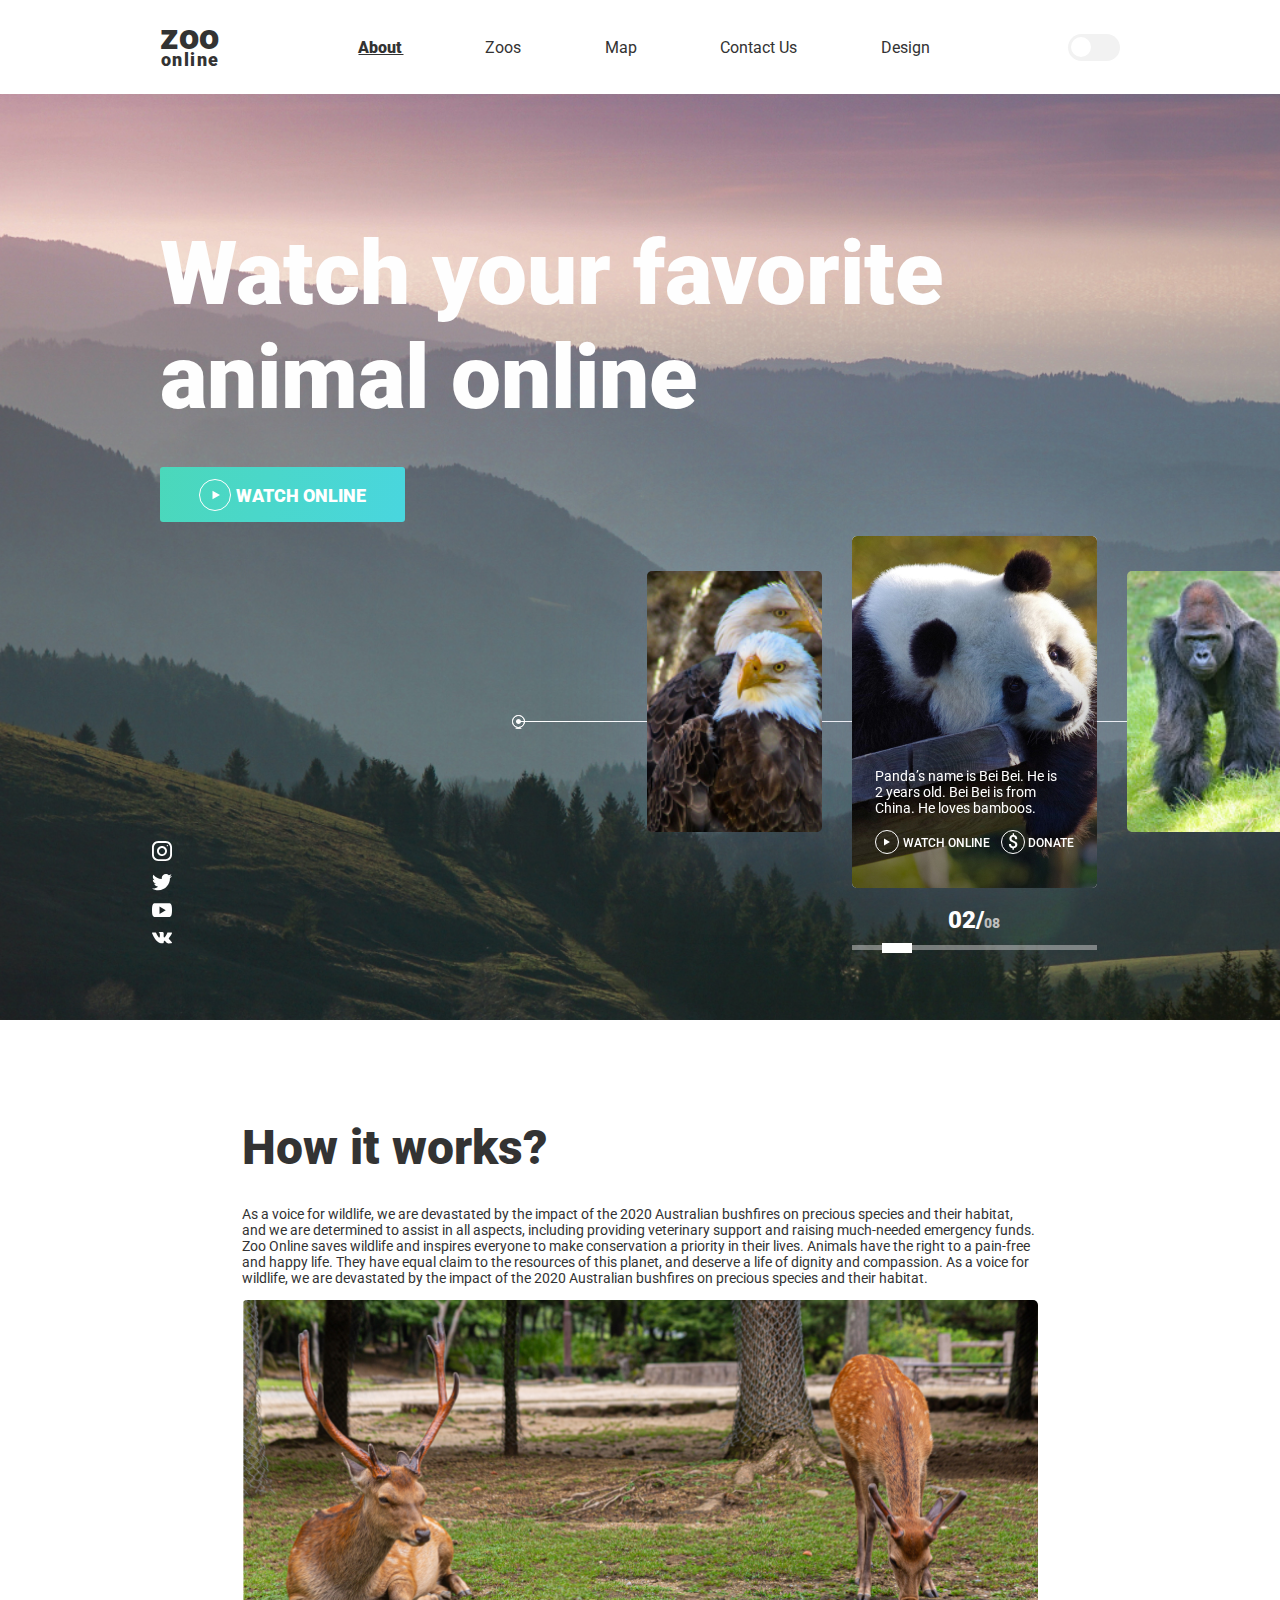
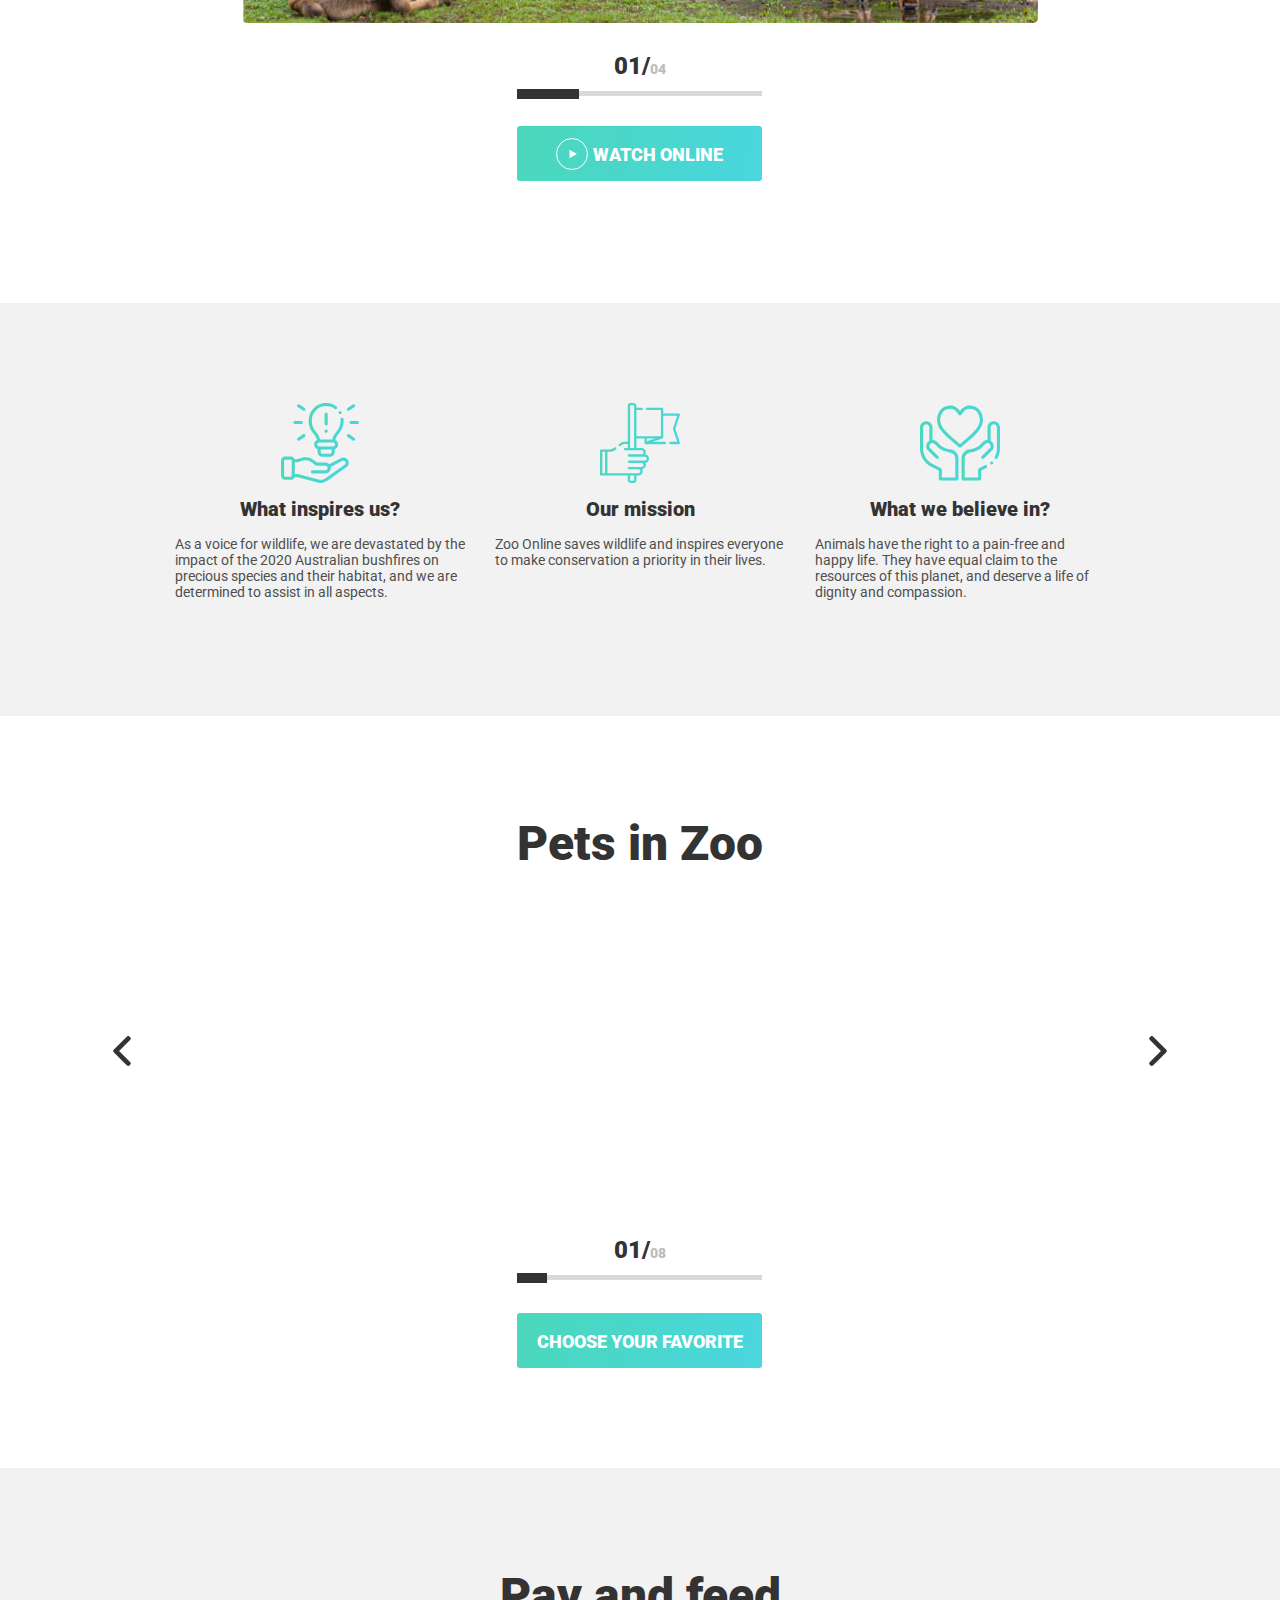
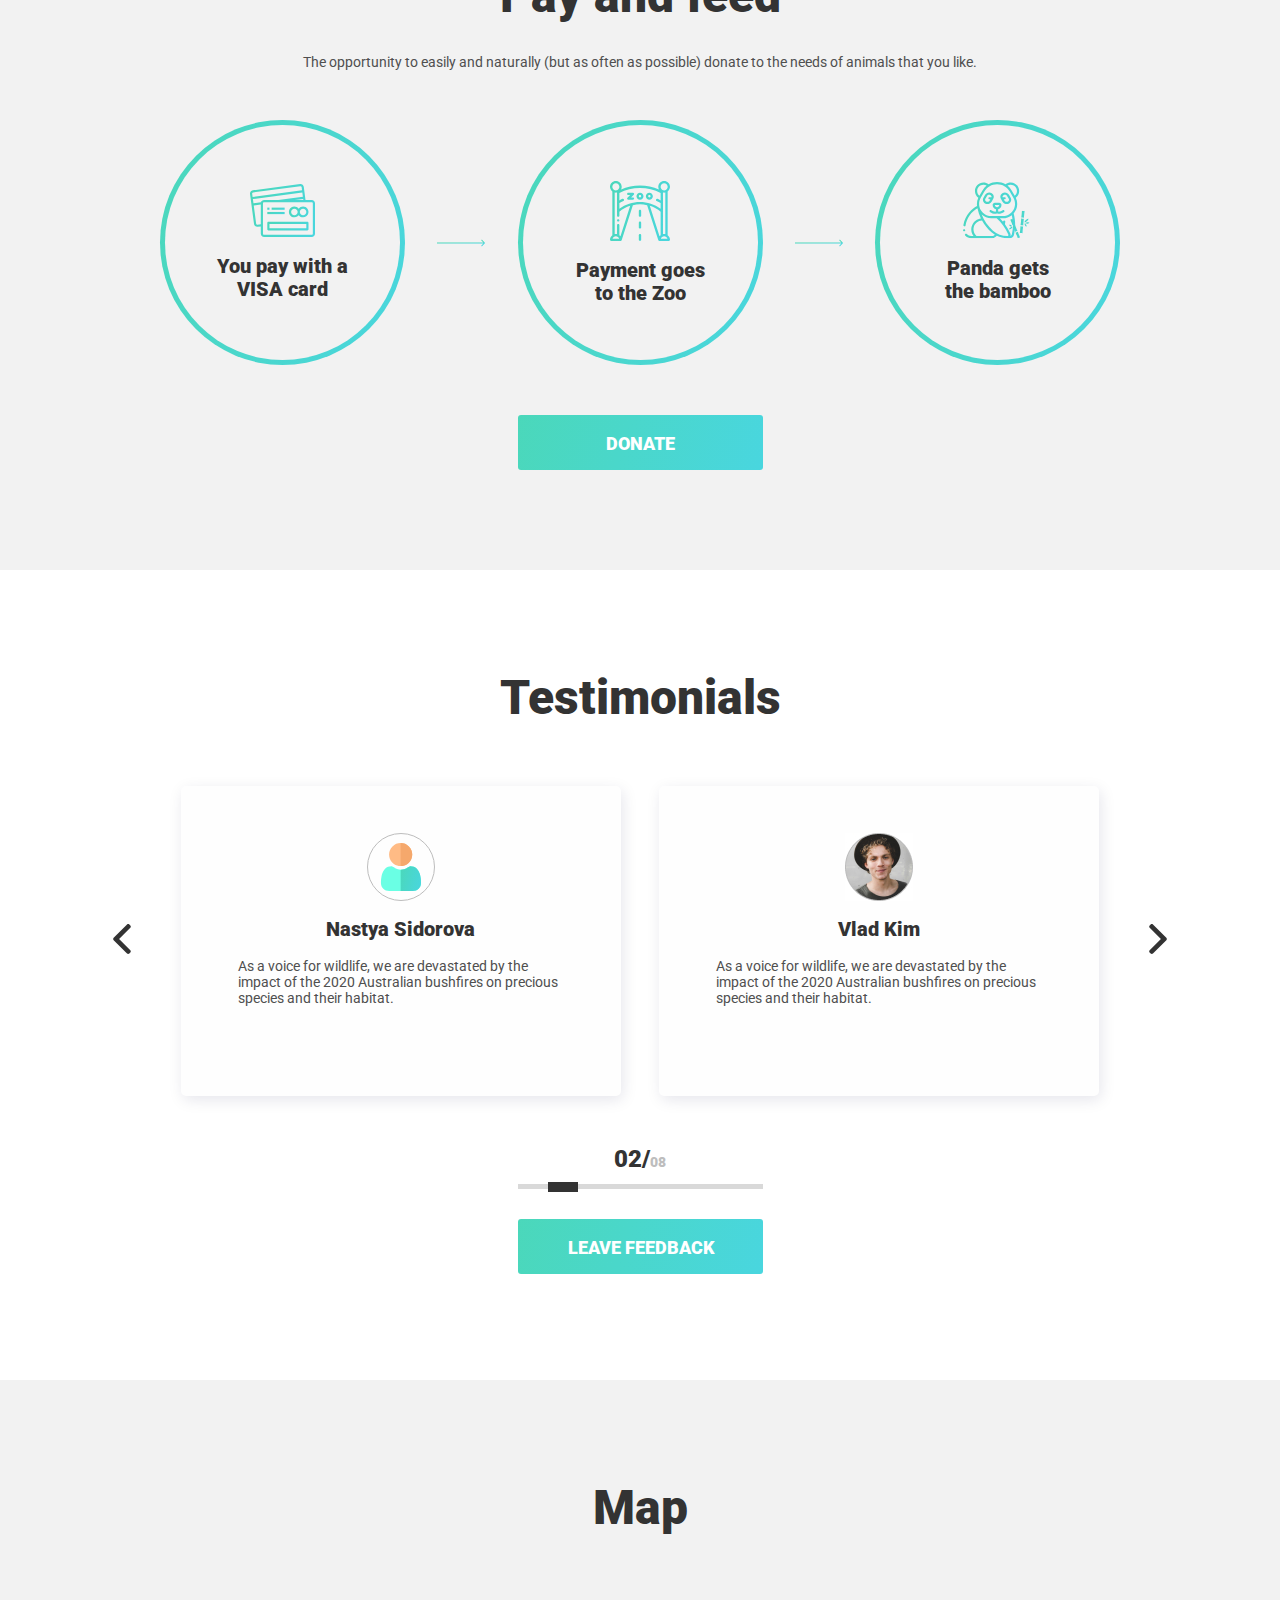
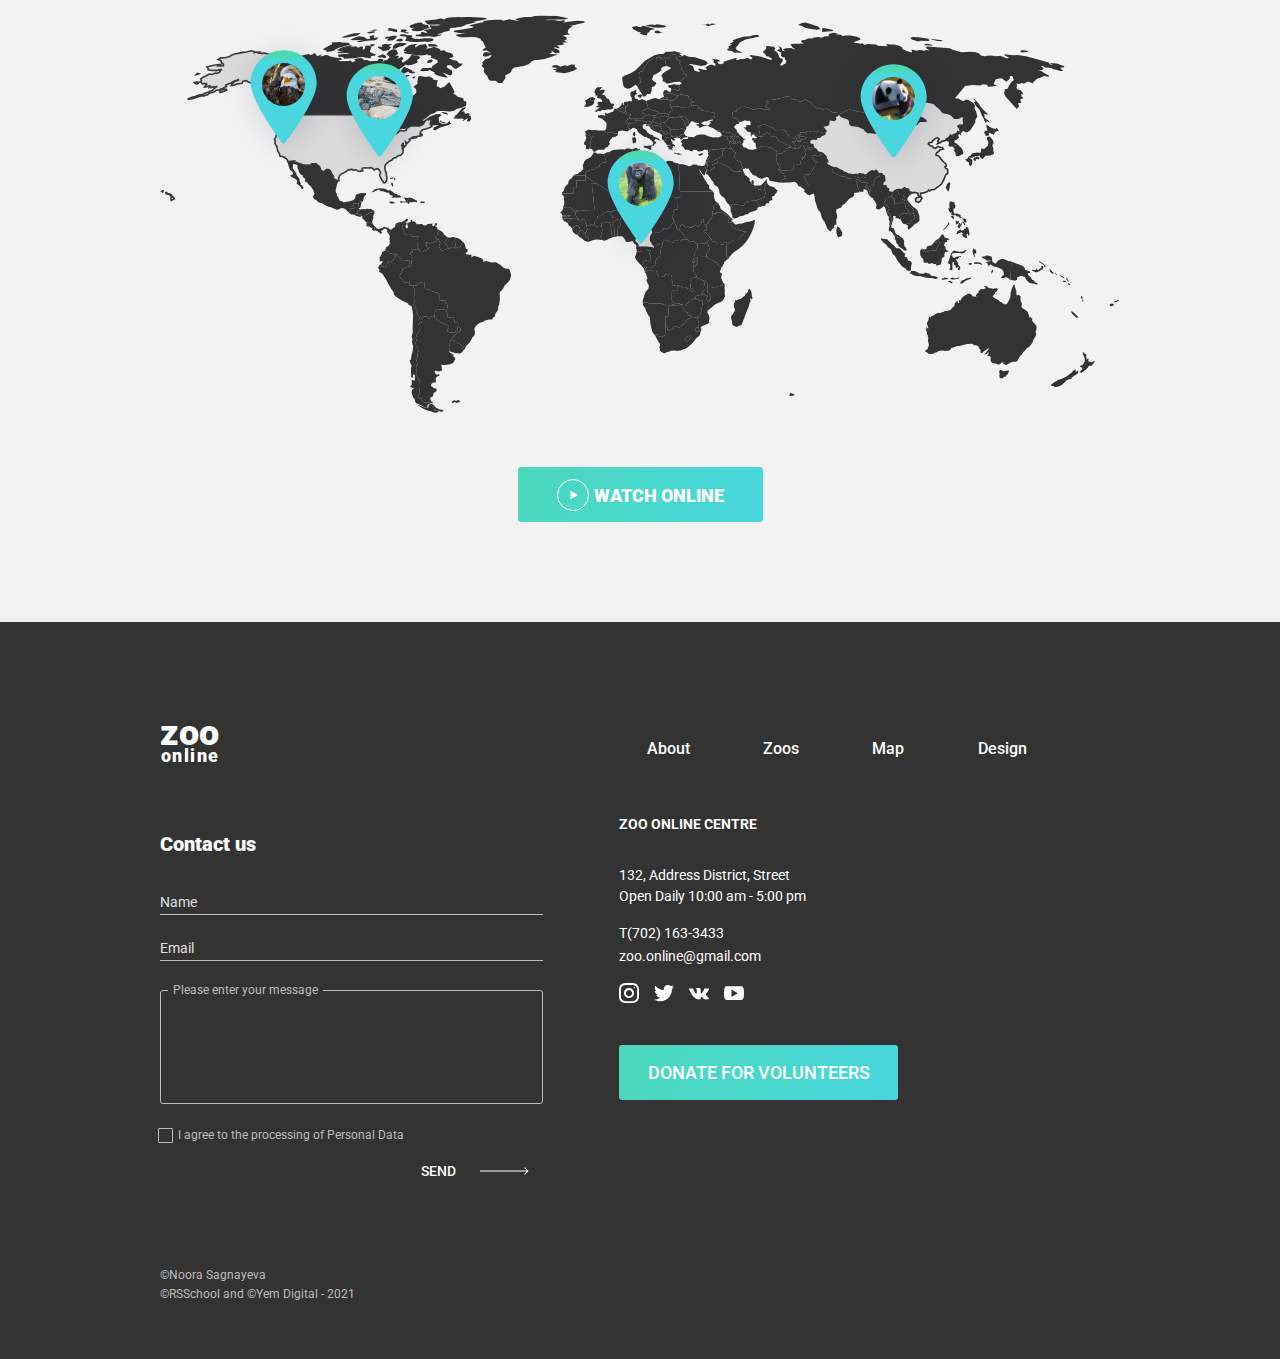
<file: pages/main/index.html>
<!DOCTYPE html>
<html lang="en" data-theme="light">
<head>
    <meta charset="UTF-8">
    <meta http-equiv="X-UA-Compatible" content="IE=edge">
    <meta name="viewport" content="width=device-width, initial-scale=1.0">
    <title>Document</title>
    <link rel="stylesheet" href="./main.css">
    <link rel="preconnect" href="https://fonts.gstatic.com">
    <link href="https://fonts.googleapis.com/css2?family=Roboto:ital,wght@0,100;0,300;0,400;0,500;0,700;0,900;1,100;1,300;1,400;1,500;1,700;1,900&display=swap" rel="stylesheet">
</head>
<body>
    <div class="header-fill">
        <header>
            
            <div class="logo-container">
                <div class="zoo">
                    <a href="./index.html">zoo</a>
                </div>
                <div class="online">
                    <a href="./index.html">online</a> 
                </div>
            </div>
            <nav>
                <ul>
                    <li><a class="selected" href="#">About</a></li>
                    <li><a href="../zoos/panda.html">Zoos</a></li>
                    <li><a href="../map/map.html">Map</a></li>
                    <li><a href="#footer">Contact Us</a></li>
                    <li><a href="https://www.figma.com/file/HKt5Nlx0jghQtJp6jW9q8F/zooApp?node-id=0%3A1" target="_blank">Design</a></li>
                </ul>
            </nav>
            <div class="tumbler-burger-container">
                <div class="tumbler-container">
                    <input type="checkbox" id="switch" name="theme" /><label for="switch"></label>
                </div>
                <div class="burger">
                    <svg width="40" height="21" viewBox="0 0 40 21" fill="none" xmlns="http://www.w3.org/2000/svg">
                        <line y1="1.5" x2="40" y2="1.5" stroke="#333333" stroke-width="3"/>
                        <line y1="10.5" x2="40" y2="10.5" stroke="#333333" stroke-width="3"/>
                        <line x1="7" y1="19.5" x2="40" y2="19.5" stroke="#333333" stroke-width="3"/>
                    </svg>      
                </div>
            </div>
        </header>
    </div>
    <main>
        <section class="first-screen-fill">
            
            <div class="first-screen">
                
                <div class="first-screen-container">
                    <div class="watch">
                        <p>Watch your favorite animal online</p>
                    </div>
                    <div class="watching-online">
                        <div class="play">
                            <div class="play-triangle">
                                <img src="../../assets/images/Polygon1.svg" alt="play">
                            </div>
                        </div>
                        <div class="watching-text">
                            <p>watch online</p>
                        </div>
                    </div>
                    
                </div>
                <div class="first-screen-gallery">

                    <div class="slider">

                        <div class="slide minslide hid" style="cursor: unset;">
                            <div class="slide-text hid"></div>
                            <div class="slide-btns hid"></div>
                        </div>
    
                        <div class="slide slide1 minslide main-prev">

                            <div class="slide-text hid"><p>Panda’s name is Bei Bei. He 
                                is 2 years old. Bei Bei is from China. He loves bamboos.</p></div>
                            <div class="slide-btns hid">
                                <a class="play-on-slide-container" href="../zoos/panda.html">
                                    <div class="play-on-slide">
                                        <svg width="6" height="8" viewBox="0 0 6 8" fill="none" xmlns="http://www.w3.org/2000/svg">
                                            <path d="M6 4L0 7.4641L0 0.535898L6 4Z"/>
                                        </svg>
                                    </div>
                                    <div class="play-on-slide-text">
                                        <p>watch online</p>
                                    </div>
                                </a>
                                <div class="donate-on-slide-container">
                                    <div class="donate-on-slide">
                                        <svg width="10" height="17" viewBox="0 0 10 17" fill="none" xmlns="http://www.w3.org/2000/svg">
                                            <path d="M7.19824 11.6602C7.19824 11.1621 
                                            7.04004 10.752 6.72363 10.4297C6.40723 
                                            10.1016 5.87988 9.80859 5.1416 9.55078C4.40332 
                                            9.28711 3.8291 9.04395 3.41895 8.82129C2.05371 
                                            8.08887 1.37109 7.00488 1.37109 5.56934C1.37109 
                                            4.59668 1.66699 3.79687 2.25879 3.16992C2.85059 
                                            2.54297 3.65332 2.1709 4.66699 2.05371V0.137695H6.07324V2.07129C7.09277 
                                            2.21777 7.88086 2.65137 8.4375 3.37207C8.99414 4.08691 
                                            9.27246 5.01855 9.27246 6.16699H7.14551C7.14551 5.42871 6.97852 
                                            4.84863 6.64453 4.42676C6.31641 3.99902 5.86816 3.78516 5.2998 
                                            3.78516C4.7373 3.78516 4.29785 3.9375 3.98145 4.24219C3.66504 
                                            4.54688 3.50684 4.9834 3.50684 5.55176C3.50684 6.06152 3.66211 
                                            6.47168 3.97266 6.78223C4.28906 7.08691 4.82227 7.37695 5.57227 
                                            7.65234C6.32227 7.92773 6.91113 8.18262 7.33887 8.41699C7.7666 
                                            8.65137 8.12695 8.9209 8.41992 9.22559C8.71289 9.52441 8.93848 
                                            9.87012 9.09668 10.2627C9.25488 10.6553 9.33398 11.1152 9.33398 
                                            11.6426C9.33398 12.6328 9.0293 13.4355 8.41992 14.0508C7.81641 
                                            14.666 6.97266 15.0293 5.88867 15.1406V16.8545H4.49121V15.1494C3.33105 
                                            15.0205 2.4375 14.6045 1.81055 13.9014C1.18945 13.1982 0.878906 
                                            12.2666 0.878906 11.1064H3.01465C3.01465 11.8447 3.19922 12.416 
                                            3.56836 12.8203C3.94336 13.2246 4.4707 13.4268 5.15039 
                                            13.4268C5.81836 13.4268 6.3252 13.2656 6.6709 12.9434C7.02246 
                                            12.6211 7.19824 12.1934 7.19824 11.6602Z"/>
                                        </svg>
                                    </div>
                                    <div class="donate-on-slide-text">
                                        <p>donate</p>
                                    </div>
                                </div>
                            </div>

                        </div>

                        <div class="slide slide2 active">

                        
                            <div class="slide-text"><p>Panda’s name is Bei Bei. He 
                                is 2 years old. Bei Bei is from China. He loves bamboos.</p></div>
                            <div class="slide-btns">
                                <a class="play-on-slide-container" href="../zoos/panda.html">
                                    <div class="play-on-slide">
                                        <svg width="6" height="8" viewBox="0 0 6 8" fill="none" xmlns="http://www.w3.org/2000/svg">
                                            <path d="M6 4L0 7.4641L0 0.535898L6 4Z"/>
                                        </svg>
                                    </div>
                                    <div class="play-on-slide-text">
                                        <p>watch online</p>
                                    </div>
                                </a>
                                <div class="donate-on-slide-container">
                                    <div class="donate-on-slide">
                                        <svg width="10" height="17" viewBox="0 0 10 17" fill="none" xmlns="http://www.w3.org/2000/svg">
                                            <path d="M7.19824 11.6602C7.19824 11.1621 
                                            7.04004 10.752 6.72363 10.4297C6.40723 
                                            10.1016 5.87988 9.80859 5.1416 9.55078C4.40332 
                                            9.28711 3.8291 9.04395 3.41895 8.82129C2.05371 
                                            8.08887 1.37109 7.00488 1.37109 5.56934C1.37109 
                                            4.59668 1.66699 3.79687 2.25879 3.16992C2.85059 
                                            2.54297 3.65332 2.1709 4.66699 2.05371V0.137695H6.07324V2.07129C7.09277 
                                            2.21777 7.88086 2.65137 8.4375 3.37207C8.99414 4.08691 
                                            9.27246 5.01855 9.27246 6.16699H7.14551C7.14551 5.42871 6.97852 
                                            4.84863 6.64453 4.42676C6.31641 3.99902 5.86816 3.78516 5.2998 
                                            3.78516C4.7373 3.78516 4.29785 3.9375 3.98145 4.24219C3.66504 
                                            4.54688 3.50684 4.9834 3.50684 5.55176C3.50684 6.06152 3.66211 
                                            6.47168 3.97266 6.78223C4.28906 7.08691 4.82227 7.37695 5.57227 
                                            7.65234C6.32227 7.92773 6.91113 8.18262 7.33887 8.41699C7.7666 
                                            8.65137 8.12695 8.9209 8.41992 9.22559C8.71289 9.52441 8.93848 
                                            9.87012 9.09668 10.2627C9.25488 10.6553 9.33398 11.1152 9.33398 
                                            11.6426C9.33398 12.6328 9.0293 13.4355 8.41992 14.0508C7.81641 
                                            14.666 6.97266 15.0293 5.88867 15.1406V16.8545H4.49121V15.1494C3.33105 
                                            15.0205 2.4375 14.6045 1.81055 13.9014C1.18945 13.1982 0.878906 
                                            12.2666 0.878906 11.1064H3.01465C3.01465 11.8447 3.19922 12.416 
                                            3.56836 12.8203C3.94336 13.2246 4.4707 13.4268 5.15039 
                                            13.4268C5.81836 13.4268 6.3252 13.2656 6.6709 12.9434C7.02246 
                                            12.6211 7.19824 12.1934 7.19824 11.6602Z"/>
                                        </svg>
                                    </div>
                                    <div class="donate-on-slide-text">
                                        <p>donate</p>
                                    </div>
                                </div>
                            </div>
                            

                            

                        </div>

                        <div class="slide slide3 minslide main-next">

                            <div class="slide-text hid"><p>Panda’s name is Bei Bei. He 
                                is 2 years old. Bei Bei is from China. He loves bamboos.</p></div>
                            <div class="slide-btns hid">
                                <a class="play-on-slide-container" href="../zoos/panda.html">
                                    <div class="play-on-slide">
                                        <svg width="6" height="8" viewBox="0 0 6 8" fill="none" xmlns="http://www.w3.org/2000/svg">
                                            <path d="M6 4L0 7.4641L0 0.535898L6 4Z"/>
                                        </svg>
                                    </div>
                                    <div class="play-on-slide-text">
                                        <p>watch online</p>
                                    </div>
                                </a>
                                <div class="donate-on-slide-container">
                                    <div class="donate-on-slide">
                                        <svg width="10" height="17" viewBox="0 0 10 17" fill="none" xmlns="http://www.w3.org/2000/svg">
                                            <path d="M7.19824 11.6602C7.19824 11.1621 
                                            7.04004 10.752 6.72363 10.4297C6.40723 
                                            10.1016 5.87988 9.80859 5.1416 9.55078C4.40332 
                                            9.28711 3.8291 9.04395 3.41895 8.82129C2.05371 
                                            8.08887 1.37109 7.00488 1.37109 5.56934C1.37109 
                                            4.59668 1.66699 3.79687 2.25879 3.16992C2.85059 
                                            2.54297 3.65332 2.1709 4.66699 2.05371V0.137695H6.07324V2.07129C7.09277 
                                            2.21777 7.88086 2.65137 8.4375 3.37207C8.99414 4.08691 
                                            9.27246 5.01855 9.27246 6.16699H7.14551C7.14551 5.42871 6.97852 
                                            4.84863 6.64453 4.42676C6.31641 3.99902 5.86816 3.78516 5.2998 
                                            3.78516C4.7373 3.78516 4.29785 3.9375 3.98145 4.24219C3.66504 
                                            4.54688 3.50684 4.9834 3.50684 5.55176C3.50684 6.06152 3.66211 
                                            6.47168 3.97266 6.78223C4.28906 7.08691 4.82227 7.37695 5.57227 
                                            7.65234C6.32227 7.92773 6.91113 8.18262 7.33887 8.41699C7.7666 
                                            8.65137 8.12695 8.9209 8.41992 9.22559C8.71289 9.52441 8.93848 
                                            9.87012 9.09668 10.2627C9.25488 10.6553 9.33398 11.1152 9.33398 
                                            11.6426C9.33398 12.6328 9.0293 13.4355 8.41992 14.0508C7.81641 
                                            14.666 6.97266 15.0293 5.88867 15.1406V16.8545H4.49121V15.1494C3.33105 
                                            15.0205 2.4375 14.6045 1.81055 13.9014C1.18945 13.1982 0.878906 
                                            12.2666 0.878906 11.1064H3.01465C3.01465 11.8447 3.19922 12.416 
                                            3.56836 12.8203C3.94336 13.2246 4.4707 13.4268 5.15039 
                                            13.4268C5.81836 13.4268 6.3252 13.2656 6.6709 12.9434C7.02246 
                                            12.6211 7.19824 12.1934 7.19824 11.6602Z"/>
                                        </svg>
                                    </div>
                                    <div class="donate-on-slide-text">
                                        <p>donate</p>
                                    </div>
                                </div>
                            </div>

                        </div>

                        <div class="slide slide4 minslide">

                            <div class="slide-text hid"><p>Panda’s name is Bei Bei. He 
                                is 2 years old. Bei Bei is from China. He loves bamboos.</p></div>
                            <div class="slide-btns hid">
                                <a class="play-on-slide-container" href="../zoos/panda.html">
                                    <div class="play-on-slide">
                                        <svg width="6" height="8" viewBox="0 0 6 8" fill="none" xmlns="http://www.w3.org/2000/svg">
                                            <path d="M6 4L0 7.4641L0 0.535898L6 4Z"/>
                                        </svg>
                                    </div>
                                    <div class="play-on-slide-text">
                                        <p>watch online</p>
                                    </div>
                                </a>
                                <div class="donate-on-slide-container">
                                    <div class="donate-on-slide">
                                        <svg width="10" height="17" viewBox="0 0 10 17" fill="none" xmlns="http://www.w3.org/2000/svg">
                                            <path d="M7.19824 11.6602C7.19824 11.1621 
                                            7.04004 10.752 6.72363 10.4297C6.40723 
                                            10.1016 5.87988 9.80859 5.1416 9.55078C4.40332 
                                            9.28711 3.8291 9.04395 3.41895 8.82129C2.05371 
                                            8.08887 1.37109 7.00488 1.37109 5.56934C1.37109 
                                            4.59668 1.66699 3.79687 2.25879 3.16992C2.85059 
                                            2.54297 3.65332 2.1709 4.66699 2.05371V0.137695H6.07324V2.07129C7.09277 
                                            2.21777 7.88086 2.65137 8.4375 3.37207C8.99414 4.08691 
                                            9.27246 5.01855 9.27246 6.16699H7.14551C7.14551 5.42871 6.97852 
                                            4.84863 6.64453 4.42676C6.31641 3.99902 5.86816 3.78516 5.2998 
                                            3.78516C4.7373 3.78516 4.29785 3.9375 3.98145 4.24219C3.66504 
                                            4.54688 3.50684 4.9834 3.50684 5.55176C3.50684 6.06152 3.66211 
                                            6.47168 3.97266 6.78223C4.28906 7.08691 4.82227 7.37695 5.57227 
                                            7.65234C6.32227 7.92773 6.91113 8.18262 7.33887 8.41699C7.7666 
                                            8.65137 8.12695 8.9209 8.41992 9.22559C8.71289 9.52441 8.93848 
                                            9.87012 9.09668 10.2627C9.25488 10.6553 9.33398 11.1152 9.33398 
                                            11.6426C9.33398 12.6328 9.0293 13.4355 8.41992 14.0508C7.81641 
                                            14.666 6.97266 15.0293 5.88867 15.1406V16.8545H4.49121V15.1494C3.33105 
                                            15.0205 2.4375 14.6045 1.81055 13.9014C1.18945 13.1982 0.878906 
                                            12.2666 0.878906 11.1064H3.01465C3.01465 11.8447 3.19922 12.416 
                                            3.56836 12.8203C3.94336 13.2246 4.4707 13.4268 5.15039 
                                            13.4268C5.81836 13.4268 6.3252 13.2656 6.6709 12.9434C7.02246 
                                            12.6211 7.19824 12.1934 7.19824 11.6602Z"/>
                                        </svg>
                                    </div>
                                    <div class="donate-on-slide-text">
                                        <p>donate</p>
                                    </div>
                                </div>
                            </div>

                        </div>

                        <div class="slide slide5 minslide">

                            <div class="slide-text hid"><p>Panda’s name is Bei Bei. He 
                                is 2 years old. Bei Bei is from China. He loves bamboos.</p></div>
                            <div class="slide-btns hid">
                                <a class="play-on-slide-container" href="../zoos/panda.html">
                                    <div class="play-on-slide">
                                        <svg width="6" height="8" viewBox="0 0 6 8" fill="none" xmlns="http://www.w3.org/2000/svg">
                                            <path d="M6 4L0 7.4641L0 0.535898L6 4Z"/>
                                        </svg>
                                    </div>
                                    <div class="play-on-slide-text">
                                        <p>watch online</p>
                                    </div>
                                </a>
                                <div class="donate-on-slide-container">
                                    <div class="donate-on-slide">
                                        <svg width="10" height="17" viewBox="0 0 10 17" fill="none" xmlns="http://www.w3.org/2000/svg">
                                            <path d="M7.19824 11.6602C7.19824 11.1621 
                                            7.04004 10.752 6.72363 10.4297C6.40723 
                                            10.1016 5.87988 9.80859 5.1416 9.55078C4.40332 
                                            9.28711 3.8291 9.04395 3.41895 8.82129C2.05371 
                                            8.08887 1.37109 7.00488 1.37109 5.56934C1.37109 
                                            4.59668 1.66699 3.79687 2.25879 3.16992C2.85059 
                                            2.54297 3.65332 2.1709 4.66699 2.05371V0.137695H6.07324V2.07129C7.09277 
                                            2.21777 7.88086 2.65137 8.4375 3.37207C8.99414 4.08691 
                                            9.27246 5.01855 9.27246 6.16699H7.14551C7.14551 5.42871 6.97852 
                                            4.84863 6.64453 4.42676C6.31641 3.99902 5.86816 3.78516 5.2998 
                                            3.78516C4.7373 3.78516 4.29785 3.9375 3.98145 4.24219C3.66504 
                                            4.54688 3.50684 4.9834 3.50684 5.55176C3.50684 6.06152 3.66211 
                                            6.47168 3.97266 6.78223C4.28906 7.08691 4.82227 7.37695 5.57227 
                                            7.65234C6.32227 7.92773 6.91113 8.18262 7.33887 8.41699C7.7666 
                                            8.65137 8.12695 8.9209 8.41992 9.22559C8.71289 9.52441 8.93848 
                                            9.87012 9.09668 10.2627C9.25488 10.6553 9.33398 11.1152 9.33398 
                                            11.6426C9.33398 12.6328 9.0293 13.4355 8.41992 14.0508C7.81641 
                                            14.666 6.97266 15.0293 5.88867 15.1406V16.8545H4.49121V15.1494C3.33105 
                                            15.0205 2.4375 14.6045 1.81055 13.9014C1.18945 13.1982 0.878906 
                                            12.2666 0.878906 11.1064H3.01465C3.01465 11.8447 3.19922 12.416 
                                            3.56836 12.8203C3.94336 13.2246 4.4707 13.4268 5.15039 
                                            13.4268C5.81836 13.4268 6.3252 13.2656 6.6709 12.9434C7.02246 
                                            12.6211 7.19824 12.1934 7.19824 11.6602Z"/>
                                        </svg>
                                    </div>
                                    <div class="donate-on-slide-text">
                                        <p>donate</p>
                                    </div>
                                </div>
                            </div>

                        </div>
                        <div class="slide slide6 minslide hid">

                            <div class="slide-text hid"><p>Panda’s name is Bei Bei. He 
                                is 2 years old. Bei Bei is from China. He loves bamboos.</p></div>
                            <div class="slide-btns hid">
                                <a class="play-on-slide-container" href="../zoos/panda.html">
                                    <div class="play-on-slide">
                                        <svg width="6" height="8" viewBox="0 0 6 8" fill="none" xmlns="http://www.w3.org/2000/svg">
                                            <path d="M6 4L0 7.4641L0 0.535898L6 4Z"/>
                                        </svg>
                                    </div>
                                    <div class="play-on-slide-text">
                                        <p>watch online</p>
                                    </div>
                                </a>
                                <div class="donate-on-slide-container">
                                    <div class="donate-on-slide">
                                        <svg width="10" height="17" viewBox="0 0 10 17" fill="none" xmlns="http://www.w3.org/2000/svg">
                                            <path d="M7.19824 11.6602C7.19824 11.1621 
                                            7.04004 10.752 6.72363 10.4297C6.40723 
                                            10.1016 5.87988 9.80859 5.1416 9.55078C4.40332 
                                            9.28711 3.8291 9.04395 3.41895 8.82129C2.05371 
                                            8.08887 1.37109 7.00488 1.37109 5.56934C1.37109 
                                            4.59668 1.66699 3.79687 2.25879 3.16992C2.85059 
                                            2.54297 3.65332 2.1709 4.66699 2.05371V0.137695H6.07324V2.07129C7.09277 
                                            2.21777 7.88086 2.65137 8.4375 3.37207C8.99414 4.08691 
                                            9.27246 5.01855 9.27246 6.16699H7.14551C7.14551 5.42871 6.97852 
                                            4.84863 6.64453 4.42676C6.31641 3.99902 5.86816 3.78516 5.2998 
                                            3.78516C4.7373 3.78516 4.29785 3.9375 3.98145 4.24219C3.66504 
                                            4.54688 3.50684 4.9834 3.50684 5.55176C3.50684 6.06152 3.66211 
                                            6.47168 3.97266 6.78223C4.28906 7.08691 4.82227 7.37695 5.57227 
                                            7.65234C6.32227 7.92773 6.91113 8.18262 7.33887 8.41699C7.7666 
                                            8.65137 8.12695 8.9209 8.41992 9.22559C8.71289 9.52441 8.93848 
                                            9.87012 9.09668 10.2627C9.25488 10.6553 9.33398 11.1152 9.33398 
                                            11.6426C9.33398 12.6328 9.0293 13.4355 8.41992 14.0508C7.81641 
                                            14.666 6.97266 15.0293 5.88867 15.1406V16.8545H4.49121V15.1494C3.33105 
                                            15.0205 2.4375 14.6045 1.81055 13.9014C1.18945 13.1982 0.878906 
                                            12.2666 0.878906 11.1064H3.01465C3.01465 11.8447 3.19922 12.416 
                                            3.56836 12.8203C3.94336 13.2246 4.4707 13.4268 5.15039 
                                            13.4268C5.81836 13.4268 6.3252 13.2656 6.6709 12.9434C7.02246 
                                            12.6211 7.19824 12.1934 7.19824 11.6602Z"/>
                                        </svg>
                                    </div>
                                    <div class="donate-on-slide-text">
                                        <p>donate</p>
                                    </div>
                                </div>
                            </div>

                        </div>

                        <div class="slide slide7 minslide hid">

                            <div class="slide-text hid"><p>Panda’s name is Bei Bei. He 
                                is 2 years old. Bei Bei is from China. He loves bamboos.</p></div>
                            <div class="slide-btns hid">
                                <a class="play-on-slide-container" href="../zoos/panda.html">
                                    <div class="play-on-slide">
                                        <svg width="6" height="8" viewBox="0 0 6 8" fill="none" xmlns="http://www.w3.org/2000/svg">
                                            <path d="M6 4L0 7.4641L0 0.535898L6 4Z"/>
                                        </svg>
                                    </div>
                                    <div class="play-on-slide-text">
                                        <p>watch online</p>
                                    </div>
                                </a>
                                <div class="donate-on-slide-container">
                                    <div class="donate-on-slide">
                                        <svg width="10" height="17" viewBox="0 0 10 17" fill="none" xmlns="http://www.w3.org/2000/svg">
                                            <path d="M7.19824 11.6602C7.19824 11.1621 
                                            7.04004 10.752 6.72363 10.4297C6.40723 
                                            10.1016 5.87988 9.80859 5.1416 9.55078C4.40332 
                                            9.28711 3.8291 9.04395 3.41895 8.82129C2.05371 
                                            8.08887 1.37109 7.00488 1.37109 5.56934C1.37109 
                                            4.59668 1.66699 3.79687 2.25879 3.16992C2.85059 
                                            2.54297 3.65332 2.1709 4.66699 2.05371V0.137695H6.07324V2.07129C7.09277 
                                            2.21777 7.88086 2.65137 8.4375 3.37207C8.99414 4.08691 
                                            9.27246 5.01855 9.27246 6.16699H7.14551C7.14551 5.42871 6.97852 
                                            4.84863 6.64453 4.42676C6.31641 3.99902 5.86816 3.78516 5.2998 
                                            3.78516C4.7373 3.78516 4.29785 3.9375 3.98145 4.24219C3.66504 
                                            4.54688 3.50684 4.9834 3.50684 5.55176C3.50684 6.06152 3.66211 
                                            6.47168 3.97266 6.78223C4.28906 7.08691 4.82227 7.37695 5.57227 
                                            7.65234C6.32227 7.92773 6.91113 8.18262 7.33887 8.41699C7.7666 
                                            8.65137 8.12695 8.9209 8.41992 9.22559C8.71289 9.52441 8.93848 
                                            9.87012 9.09668 10.2627C9.25488 10.6553 9.33398 11.1152 9.33398 
                                            11.6426C9.33398 12.6328 9.0293 13.4355 8.41992 14.0508C7.81641 
                                            14.666 6.97266 15.0293 5.88867 15.1406V16.8545H4.49121V15.1494C3.33105 
                                            15.0205 2.4375 14.6045 1.81055 13.9014C1.18945 13.1982 0.878906 
                                            12.2666 0.878906 11.1064H3.01465C3.01465 11.8447 3.19922 12.416 
                                            3.56836 12.8203C3.94336 13.2246 4.4707 13.4268 5.15039 
                                            13.4268C5.81836 13.4268 6.3252 13.2656 6.6709 12.9434C7.02246 
                                            12.6211 7.19824 12.1934 7.19824 11.6602Z"/>
                                        </svg>
                                    </div>
                                    <div class="donate-on-slide-text">
                                        <p>donate</p>
                                    </div>
                                </div>
                            </div>

                        </div>

                        <div class="slide slide8 minslide hid">

                            <div class="slide-text hid"><p>Panda’s name is Bei Bei. He 
                                is 2 years old. Bei Bei is from China. He loves bamboos.</p></div>
                            <div class="slide-btns hid">
                                <a class="play-on-slide-container" href="../zoos/panda.html">
                                    <div class="play-on-slide">
                                        <svg width="6" height="8" viewBox="0 0 6 8" fill="none" xmlns="http://www.w3.org/2000/svg">
                                            <path d="M6 4L0 7.4641L0 0.535898L6 4Z"/>
                                        </svg>
                                    </div>
                                    <div class="play-on-slide-text">
                                        <p>watch online</p>
                                    </div>
                                </a>
                                <div class="donate-on-slide-container">
                                    <div class="donate-on-slide">
                                        <svg width="10" height="17" viewBox="0 0 10 17" fill="none" xmlns="http://www.w3.org/2000/svg">
                                            <path d="M7.19824 11.6602C7.19824 11.1621 
                                            7.04004 10.752 6.72363 10.4297C6.40723 
                                            10.1016 5.87988 9.80859 5.1416 9.55078C4.40332 
                                            9.28711 3.8291 9.04395 3.41895 8.82129C2.05371 
                                            8.08887 1.37109 7.00488 1.37109 5.56934C1.37109 
                                            4.59668 1.66699 3.79687 2.25879 3.16992C2.85059 
                                            2.54297 3.65332 2.1709 4.66699 2.05371V0.137695H6.07324V2.07129C7.09277 
                                            2.21777 7.88086 2.65137 8.4375 3.37207C8.99414 4.08691 
                                            9.27246 5.01855 9.27246 6.16699H7.14551C7.14551 5.42871 6.97852 
                                            4.84863 6.64453 4.42676C6.31641 3.99902 5.86816 3.78516 5.2998 
                                            3.78516C4.7373 3.78516 4.29785 3.9375 3.98145 4.24219C3.66504 
                                            4.54688 3.50684 4.9834 3.50684 5.55176C3.50684 6.06152 3.66211 
                                            6.47168 3.97266 6.78223C4.28906 7.08691 4.82227 7.37695 5.57227 
                                            7.65234C6.32227 7.92773 6.91113 8.18262 7.33887 8.41699C7.7666 
                                            8.65137 8.12695 8.9209 8.41992 9.22559C8.71289 9.52441 8.93848 
                                            9.87012 9.09668 10.2627C9.25488 10.6553 9.33398 11.1152 9.33398 
                                            11.6426C9.33398 12.6328 9.0293 13.4355 8.41992 14.0508C7.81641 
                                            14.666 6.97266 15.0293 5.88867 15.1406V16.8545H4.49121V15.1494C3.33105 
                                            15.0205 2.4375 14.6045 1.81055 13.9014C1.18945 13.1982 0.878906 
                                            12.2666 0.878906 11.1064H3.01465C3.01465 11.8447 3.19922 12.416 
                                            3.56836 12.8203C3.94336 13.2246 4.4707 13.4268 5.15039 
                                            13.4268C5.81836 13.4268 6.3252 13.2656 6.6709 12.9434C7.02246 
                                            12.6211 7.19824 12.1934 7.19824 11.6602Z"/>
                                        </svg>
                                    </div>
                                    <div class="donate-on-slide-text">
                                        <p>donate</p>
                                    </div>
                                </div>
                            </div>

                        </div>

                        <div class="slide minslide hid" style="cursor: unset;">
                            <div class="slide-text hid"></div>
                            <div class="slide-btns hid"></div>
                        </div>
                        <div class="slide minslide hid" style="cursor: unset;">
                            <div class="slide-text hid"></div>
                            <div class="slide-btns hid"></div>
                        </div>
                        <div class="slide minslide hid" style="cursor: unset;">
                            <div class="slide-text hid"></div>
                            <div class="slide-btns hid"></div>
                        </div>
    
                    </div>

                    <div class="control control-main">
                        <div class="slide-number"><p><span id="main-number-of-slide">02/</span>08</p></div>
                        <input id="main-slider-control" class="range1" type="range" min="1" max="8" step="1" value="2">
                    </div>
    
                </div>
    
                <div class="social-container">
                    <ul>
                        <li><a href="https://www.instagram.com/" target="_blank" >
                            <svg width="20" height="20" viewBox="0 0 20 20" fill="none" xmlns="http://www.w3.org/2000/svg">
                                <path d="M13.75 0H6.25C2.79875 0 0 2.79875 0 6.25V13.75C0 17.2013 2.79875 20 6.25 20H13.75C17.2013 20 20 17.2013 
                                20 13.75V6.25C20 2.79875 17.2013 0 13.75 0ZM18.125 13.75C18.125 16.1625 16.1625 18.125 13.75 18.125H6.25C3.8375 
                                18.125 1.875 16.1625 1.875 13.75V6.25C1.875 3.8375 3.8375 1.875 6.25 1.875H13.75C16.1625 1.875 18.125 3.8375 
                                18.125 6.25V13.75Z"/>
                                <path d="M10 5C7.23875 5 5 7.23875 5 10C5 12.7613 7.23875 15 10 15C12.7613 15 15 12.7613 15 10C15 7.23875 
                                12.7613 5 10 5ZM10 13.125C8.2775 13.125 6.875 11.7225 6.875 10C6.875 8.27625 8.2775 6.875 10 6.875C11.7225 
                                6.875 13.125 8.27625 13.125 10C13.125 11.7225 11.7225 13.125 10 13.125Z"/>
                                <path d="M15.3752 5.29148C15.7432 5.29148 16.0415 4.99319 16.0415 4.62523C16.0415 4.25727 
                                15.7432 3.95898 15.3752 3.95898C15.0073 3.95898 14.709 4.25727 14.709 4.62523C14.709 
                                4.99319 15.0073 5.29148 15.3752 5.29148Z"/>
                            </svg>        
                        </a></li>
                        <li><a href="https://twitter.com/" target="_blank">
                            <svg width="20" height="17" viewBox="0 0 20 17" fill="none" xmlns="http://www.w3.org/2000/svg">
                                <path d="M20 1.92375C19.2563 2.25 18.4637 2.46625 17.6375 2.57125C18.4875 2.06375 19.1363 
                                1.26625 19.4412 0.305C18.6488 0.7775 17.7738 1.11125 16.8412 1.2975C16.0887 0.49625 15.0162 
                                0 13.8462 0C11.5763 0 9.74875 1.8425 9.74875 4.10125C9.74875 4.42625 9.77625 4.73875 9.84375 
                                5.03625C6.435 4.87 3.41875 3.23625 1.3925 0.7475C1.03875 1.36125 0.83125 2.06375 0.83125 
                                2.82C0.83125 4.24 1.5625 5.49875 2.6525 6.2275C1.99375 6.215 1.3475 6.02375 0.8 5.7225C0.8 
                                5.735 0.8 5.75125 0.8 5.7675C0.8 7.76 2.22125 9.415 4.085 9.79625C3.75125 9.8875 3.3875 9.93125 
                                3.01 9.93125C2.7475 9.93125 2.4825 9.91625 2.23375 9.86125C2.765 11.485 4.2725 12.6788 6.065 
                                12.7175C4.67 13.8088 2.89875 14.4662 0.98125 14.4662C0.645 14.4662 0.3225 14.4513 0 14.41C1.81625 
                                15.5813 3.96875 16.25 6.29 16.25C13.835 16.25 17.96 10 17.96 4.5825C17.96 4.40125 17.9538 4.22625 17.945 
                                4.0525C18.7588 3.475 19.4425 2.75375 20 1.92375Z"/>
                            </svg>    
                        </a></li>
                        <li><a href="https://www.youtube.com/" target="_blank">
                            <svg width="20" height="14" viewBox="0 0 20 14" fill="none" xmlns="http://www.w3.org/2000/svg">
                                <path d="M19.15 1.575C18.6075 0.61 18.0188 0.4325 16.82 0.365C15.6225 0.28375 12.6112 0.25 
                                10.0025 0.25C7.38875 0.25 4.37625 0.28375 3.18 0.36375C1.98375 0.4325 1.39375 0.60875 0.84625 
                                1.575C0.2875 2.53875 0 4.19875 0 7.12125C0 7.12375 0 7.125 0 7.125C0 7.1275 0 7.12875 0 
                                7.12875V7.13125C0 10.0413 0.2875 11.7137 0.84625 12.6675C1.39375 13.6325 1.9825 13.8075 3.17875 
                                13.8888C4.37625 13.9588 7.38875 14 10.0025 14C12.6112 14 15.6225 13.9587 16.8212 13.89C18.02 
                                13.8087 18.6087 13.6338 19.1513 12.6688C19.715 11.715 20 10.0425 20 7.1325C20 7.1325 20 7.12875 
                                20 7.12625C20 7.12625 20 7.12375 20 7.1225C20 4.19875 19.715 2.53875 19.15 1.575ZM7.5 
                                10.875V3.375L13.75 7.125L7.5 10.875Z"/>
                            </svg>    
                        </a></li>
                        <li><a href="https://vk.com/" target="_blank">
                            <svg width="20" height="12" viewBox="0 0 20 12" fill="none" xmlns="http://www.w3.org/2000/svg">
                                <path d="M19.8217 10.1784C19.768 10.0883 19.4355 9.36579 17.8353 7.88068C16.1602 6.32557 
                                16.3852 6.57809 18.4029 3.88914C19.6317 2.25152 20.123 1.25145 19.9692 0.823916C19.823 
                                0.416387 18.9192 0.523894 18.9192 0.523894L15.9139 0.541396C15.9139 0.541396 15.6914 
                                0.511393 15.5252 0.610151C15.3639 0.707658 15.2601 0.932674 15.2601 0.932674C15.2601 
                                0.932674 14.7839 2.20027 14.1488 3.27785C12.81 5.55176 12.2737 5.67177 12.0549 5.53051C11.5461 
                                5.20174 11.6736 4.20792 11.6736 3.50286C11.6736 1.29895 12.0074 0.380134 11.0223 0.142616C10.6948 
                                0.0638606 10.4548 0.0113567 9.61848 0.00260608C8.54591 -0.00864474 7.63709 0.00635635 7.1233 
                                0.257625C6.78078 0.425137 6.51701 0.798915 6.67827 0.820166C6.87703 0.846418 7.32707 0.941425 
                                7.56583 1.26645C7.87461 1.68523 7.86336 2.6278 7.86336 2.6278C7.86336 2.6278 8.04087 5.22174 
                                7.44958 5.54426C7.0433 5.76553 6.487 5.31425 5.29317 3.25034C4.68187 2.19402 4.21934 1.02518 
                                4.21934 1.02518C4.21934 1.02518 4.13058 0.807665 3.97182 0.691407C3.77931 0.550146 3.50929 
                                0.505143 3.50929 0.505143L0.651577 0.522644C0.651577 0.522644 0.222795 0.535146 0.0652839 
                                0.721409C-0.0747264 0.887671 0.054033 1.2302 0.054033 1.2302C0.054033 1.2302 2.2917 6.46433 
                                4.82438 9.10327C7.1483 11.5222 9.786 11.3634 9.786 11.3634H10.9811C10.9811 11.3634 11.3424 
                                11.3234 11.5261 11.1247C11.6961 10.9422 11.6899 10.5996 11.6899 10.5996C11.6899 10.5996 11.6661 
                                8.99577 12.4112 8.7595C13.145 8.52698 14.0876 10.3096 15.0864 10.9959C15.8414 11.5147 16.4152 
                                11.4009 16.4152 11.4009L19.0867 11.3634C19.0867 11.3634 20.4843 11.2772 19.8217 10.1784Z"/>
                            </svg>       
                        </a></li>
                    </ul>
                </div>

                <div class="line"></div>

            </div>

        </section>

        <section class="how-it-works-fill">
            <div class="how-it-works">

                <title>How it works?</title>

                <div class="how-it-works-slider">
                    <p>As a voice for wildlife, we are devastated 
                        by the impact of the 2020 Australian bushfires 
                        on precious species and their habitat, 
                        and we are determined to assist in all aspects, 
                        including providing veterinary support and raising 
                        much-needed emergency funds. 
                        Zoo Online saves wildlife and inspires everyone 
                        to make conservation a priority in their lives. 
                        Animals have the right to a pain-free and happy life. 
                        They have equal claim to the resources of this planet, 
                        and deserve a life of dignity and compassion.
                        As a voice for wildlife, we are devastated 
                        by the impact of the 2020 Australian bushfires 
                        on precious species and their habitat.</p>
                    <div class="how-it-works-pic"></div>
                </div>
                <div class="control second">
                    <div class="slide-number"><p><span>01/</span>04</p></div>
                    <input class="range1 second" type="range" min="1" max="4" step="1" value="1">
                </div>
                <div class="watching-online">
                    <div class="play">
                        <div class="play-triangle">
                            <img src="../../assets/images/Polygon1.svg" alt="play">
                        </div>
                    </div>
                    <div class="watching-text">
                        <p>watch online</p>
                    </div>
                </div>
                
            </div>
        </section>
        <section class="what-inspire-us-fill">
            <div class="what-inspire-us">
                <div class="column-container">

                    <div class="column">
                        <div class="column-pic"><img src="../../assets/images/problem-solving1.svg" alt="What inspires us?"></div>
                        <h3>What inspires us?</h3>
                        <p>As a voice for wildlife, 
                            we are devastated by the impact 
                            of the 2020 Australian bushfires on precious 
                            species and their habitat, 
                            and we are determined to assist in all aspects.</p>
                    </div>
                    <div class="column">
                        <div class="column-pic"><img src="../../assets/images/achievement1.svg" alt="Our mission"></div>
                        <h3>Our mission</h3>
                        <p>Zoo Online saves wildlife and inspires everyone 
                            to make conservation a priority in their lives. </p>
                    </div>
                    <div class="column">
                        <div class="column-pic"><img src="../../assets/images/love1.svg" alt="What we believe in?"></div>
                        <h3>What we believe in?</h3>
                        <p>Animals have the right to a pain-free and happy life. 
                            They have equal claim to the resources of this planet, 
                            and deserve a life of dignity and compassion.</p>
                    </div>

                </div>
            </div>
        </section>
        <section class="pets-in-zoo-fill">
            <div class="pets-in-zoo">

                <title>Pets in Zoo</title>

                <div class="slider-second" id="carousel">

                    <div class="btn prev" id="prev">
                        <svg width="30" height="30" viewBox="0 0 30 30" fill="none" xmlns="http://www.w3.org/2000/svg">
                            <path d="M6.6663 16.1706L20.0167 29.5207C20.3255 
                            29.8298 20.7376 30 21.1772 30C21.6167 30 22.0289 
                            29.8298 22.3376 29.5207L23.3208 28.5378C23.9605 
                            27.8973 23.9605 26.8564 23.3208 26.2169L12.1102 
                            15.0062L23.3332 3.78314C23.642 3.47412 23.8125 
                            3.06217 23.8125 2.6229C23.8125 2.18315 23.642 
                            1.7712 23.3332 1.46194L22.3501 0.479263C22.0411 
                            0.17024 21.6291 0 21.1896 0C20.7501 0 20.3379 
                            0.17024 20.0291 0.479263L6.6663 13.8416C6.35679 
                            14.1516 6.18679 14.5655 6.18777 15.0055C6.18679 
                            15.4472 6.35679 15.8608 6.6663 16.1706Z"/>
                        </svg>    
                    </div>

                    <div class="countent" id="countent">

                        <div class="slide-second slide-second-1">
    
                            <div class="slide-second-onhover">
    
                                <div class="slide-second-text"><p>Panda’s name is Bei Bei. He 
                                    is 2 years old. Bei Bei is from China. He loves bamboos.</p></div>
                                <div class="slide-second-btns">
                                    <div class="play-on-slide-container">
                                        <div class="play-on-slide">
                                            <svg width="6" height="8" viewBox="0 0 6 8" fill="none" xmlns="http://www.w3.org/2000/svg">
                                                <path d="M6 4L0 7.4641L0 0.535898L6 4Z"/>
                                            </svg>
                                        </div>
                                        <div class="play-on-slide-text">
                                            <p>watch online</p>
                                        </div>
                                    </div>
                                    <div class="donate-on-slide-container">
                                        <div class="donate-on-slide">
                                            <svg width="10" height="17" viewBox="0 0 10 17" fill="none" xmlns="http://www.w3.org/2000/svg">
                                                <path d="M7.19824 11.6602C7.19824 11.1621 
                                                7.04004 10.752 6.72363 10.4297C6.40723 
                                                10.1016 5.87988 9.80859 5.1416 9.55078C4.40332 
                                                9.28711 3.8291 9.04395 3.41895 8.82129C2.05371 
                                                8.08887 1.37109 7.00488 1.37109 5.56934C1.37109 
                                                4.59668 1.66699 3.79687 2.25879 3.16992C2.85059 
                                                2.54297 3.65332 2.1709 4.66699 2.05371V0.137695H6.07324V2.07129C7.09277 
                                                2.21777 7.88086 2.65137 8.4375 3.37207C8.99414 4.08691 
                                                9.27246 5.01855 9.27246 6.16699H7.14551C7.14551 5.42871 6.97852 
                                                4.84863 6.64453 4.42676C6.31641 3.99902 5.86816 3.78516 5.2998 
                                                3.78516C4.7373 3.78516 4.29785 3.9375 3.98145 4.24219C3.66504 
                                                4.54688 3.50684 4.9834 3.50684 5.55176C3.50684 6.06152 3.66211 
                                                6.47168 3.97266 6.78223C4.28906 7.08691 4.82227 7.37695 5.57227 
                                                7.65234C6.32227 7.92773 6.91113 8.18262 7.33887 8.41699C7.7666 
                                                8.65137 8.12695 8.9209 8.41992 9.22559C8.71289 9.52441 8.93848 
                                                9.87012 9.09668 10.2627C9.25488 10.6553 9.33398 11.1152 9.33398 
                                                11.6426C9.33398 12.6328 9.0293 13.4355 8.41992 14.0508C7.81641 
                                                14.666 6.97266 15.0293 5.88867 15.1406V16.8545H4.49121V15.1494C3.33105 
                                                15.0205 2.4375 14.6045 1.81055 13.9014C1.18945 13.1982 0.878906 
                                                12.2666 0.878906 11.1064H3.01465C3.01465 11.8447 3.19922 12.416 
                                                3.56836 12.8203C3.94336 13.2246 4.4707 13.4268 5.15039 
                                                13.4268C5.81836 13.4268 6.3252 13.2656 6.6709 12.9434C7.02246 
                                                12.6211 7.19824 12.1934 7.19824 11.6602Z"/>
                                            </svg>
                                        </div>
                                        <div class="donate-on-slide-text">
                                            <p>donate</p>
                                        </div>
                                    </div>
                                </div>
                            </div>
                        </div>
    
                        <div class="slide-second slide-second-2">
        
                            <div class="slide-second-onhover">
    
                                <div class="slide-second-text"><p>Panda’s name is Bei Bei. He 
                                    is 2 years old. Bei Bei is from China. He loves bamboos.</p></div>
                                <div class="slide-second-btns">
                                    <div class="play-on-slide-container">
                                        <div class="play-on-slide">
                                            <svg width="6" height="8" viewBox="0 0 6 8" fill="none" xmlns="http://www.w3.org/2000/svg">
                                                <path d="M6 4L0 7.4641L0 0.535898L6 4Z"/>
                                            </svg>
                                        </div>
                                        <div class="play-on-slide-text">
                                            <p>watch online</p>
                                        </div>
                                    </div>
                                    <div class="donate-on-slide-container">
                                        <div class="donate-on-slide">
                                            <svg width="10" height="17" viewBox="0 0 10 17" fill="none" xmlns="http://www.w3.org/2000/svg">
                                                <path d="M7.19824 11.6602C7.19824 11.1621 
                                                7.04004 10.752 6.72363 10.4297C6.40723 
                                                10.1016 5.87988 9.80859 5.1416 9.55078C4.40332 
                                                9.28711 3.8291 9.04395 3.41895 8.82129C2.05371 
                                                8.08887 1.37109 7.00488 1.37109 5.56934C1.37109 
                                                4.59668 1.66699 3.79687 2.25879 3.16992C2.85059 
                                                2.54297 3.65332 2.1709 4.66699 2.05371V0.137695H6.07324V2.07129C7.09277 
                                                2.21777 7.88086 2.65137 8.4375 3.37207C8.99414 4.08691 
                                                9.27246 5.01855 9.27246 6.16699H7.14551C7.14551 5.42871 6.97852 
                                                4.84863 6.64453 4.42676C6.31641 3.99902 5.86816 3.78516 5.2998 
                                                3.78516C4.7373 3.78516 4.29785 3.9375 3.98145 4.24219C3.66504 
                                                4.54688 3.50684 4.9834 3.50684 5.55176C3.50684 6.06152 3.66211 
                                                6.47168 3.97266 6.78223C4.28906 7.08691 4.82227 7.37695 5.57227 
                                                7.65234C6.32227 7.92773 6.91113 8.18262 7.33887 8.41699C7.7666 
                                                8.65137 8.12695 8.9209 8.41992 9.22559C8.71289 9.52441 8.93848 
                                                9.87012 9.09668 10.2627C9.25488 10.6553 9.33398 11.1152 9.33398 
                                                11.6426C9.33398 12.6328 9.0293 13.4355 8.41992 14.0508C7.81641 
                                                14.666 6.97266 15.0293 5.88867 15.1406V16.8545H4.49121V15.1494C3.33105 
                                                15.0205 2.4375 14.6045 1.81055 13.9014C1.18945 13.1982 0.878906 
                                                12.2666 0.878906 11.1064H3.01465C3.01465 11.8447 3.19922 12.416 
                                                3.56836 12.8203C3.94336 13.2246 4.4707 13.4268 5.15039 
                                                13.4268C5.81836 13.4268 6.3252 13.2656 6.6709 12.9434C7.02246 
                                                12.6211 7.19824 12.1934 7.19824 11.6602Z"/>
                                            </svg>
                                        </div>
                                        <div class="donate-on-slide-text">
                                            <p>donate</p>
                                        </div>
                                    </div>
                                </div>
    
                            </div>
                        </div>
    
                        <div class="slide-second slide-second-3">
        
                            <div class="slide-second-onhover">
    
                                <div class="slide-second-text"><p>Panda’s name is Bei Bei. He 
                                    is 2 years old. Bei Bei is from China. He loves bamboos.</p></div>
                                <div class="slide-second-btns">
                                    <div class="play-on-slide-container">
                                        <div class="play-on-slide">
                                            <svg width="6" height="8" viewBox="0 0 6 8" fill="none" xmlns="http://www.w3.org/2000/svg">
                                                <path d="M6 4L0 7.4641L0 0.535898L6 4Z"/>
                                            </svg>
                                        </div>
                                        <div class="play-on-slide-text">
                                            <p>watch online</p>
                                        </div>
                                    </div>
                                    <div class="donate-on-slide-container">
                                        <div class="donate-on-slide">
                                            <svg width="10" height="17" viewBox="0 0 10 17" fill="none" xmlns="http://www.w3.org/2000/svg">
                                                <path d="M7.19824 11.6602C7.19824 11.1621 
                                                7.04004 10.752 6.72363 10.4297C6.40723 
                                                10.1016 5.87988 9.80859 5.1416 9.55078C4.40332 
                                                9.28711 3.8291 9.04395 3.41895 8.82129C2.05371 
                                                8.08887 1.37109 7.00488 1.37109 5.56934C1.37109 
                                                4.59668 1.66699 3.79687 2.25879 3.16992C2.85059 
                                                2.54297 3.65332 2.1709 4.66699 2.05371V0.137695H6.07324V2.07129C7.09277 
                                                2.21777 7.88086 2.65137 8.4375 3.37207C8.99414 4.08691 
                                                9.27246 5.01855 9.27246 6.16699H7.14551C7.14551 5.42871 6.97852 
                                                4.84863 6.64453 4.42676C6.31641 3.99902 5.86816 3.78516 5.2998 
                                                3.78516C4.7373 3.78516 4.29785 3.9375 3.98145 4.24219C3.66504 
                                                4.54688 3.50684 4.9834 3.50684 5.55176C3.50684 6.06152 3.66211 
                                                6.47168 3.97266 6.78223C4.28906 7.08691 4.82227 7.37695 5.57227 
                                                7.65234C6.32227 7.92773 6.91113 8.18262 7.33887 8.41699C7.7666 
                                                8.65137 8.12695 8.9209 8.41992 9.22559C8.71289 9.52441 8.93848 
                                                9.87012 9.09668 10.2627C9.25488 10.6553 9.33398 11.1152 9.33398 
                                                11.6426C9.33398 12.6328 9.0293 13.4355 8.41992 14.0508C7.81641 
                                                14.666 6.97266 15.0293 5.88867 15.1406V16.8545H4.49121V15.1494C3.33105 
                                                15.0205 2.4375 14.6045 1.81055 13.9014C1.18945 13.1982 0.878906 
                                                12.2666 0.878906 11.1064H3.01465C3.01465 11.8447 3.19922 12.416 
                                                3.56836 12.8203C3.94336 13.2246 4.4707 13.4268 5.15039 
                                                13.4268C5.81836 13.4268 6.3252 13.2656 6.6709 12.9434C7.02246 
                                                12.6211 7.19824 12.1934 7.19824 11.6602Z"/>
                                            </svg>
                                        </div>
                                        <div class="donate-on-slide-text">
                                            <p>donate</p>
                                        </div>
                                    </div>
                                </div>
    
                            </div>
                        </div>
    
                        <div class="slide-second slide-second-4">
        
                            <div class="slide-second-onhover">
    
                                <div class="slide-second-text"><p>Panda’s name is Bei Bei. He 
                                    is 2 years old. Bei Bei is from China. He loves bamboos.</p></div>
                                <div class="slide-second-btns">
                                    <div class="play-on-slide-container">
                                        <div class="play-on-slide">
                                            <svg width="6" height="8" viewBox="0 0 6 8" fill="none" xmlns="http://www.w3.org/2000/svg">
                                                <path d="M6 4L0 7.4641L0 0.535898L6 4Z"/>
                                            </svg>
                                        </div>
                                        <div class="play-on-slide-text">
                                            <p>watch online</p>
                                        </div>
                                    </div>
                                    <div class="donate-on-slide-container">
                                        <div class="donate-on-slide">
                                            <svg width="10" height="17" viewBox="0 0 10 17" fill="none" xmlns="http://www.w3.org/2000/svg">
                                                <path d="M7.19824 11.6602C7.19824 11.1621 
                                                7.04004 10.752 6.72363 10.4297C6.40723 
                                                10.1016 5.87988 9.80859 5.1416 9.55078C4.40332 
                                                9.28711 3.8291 9.04395 3.41895 8.82129C2.05371 
                                                8.08887 1.37109 7.00488 1.37109 5.56934C1.37109 
                                                4.59668 1.66699 3.79687 2.25879 3.16992C2.85059 
                                                2.54297 3.65332 2.1709 4.66699 2.05371V0.137695H6.07324V2.07129C7.09277 
                                                2.21777 7.88086 2.65137 8.4375 3.37207C8.99414 4.08691 
                                                9.27246 5.01855 9.27246 6.16699H7.14551C7.14551 5.42871 6.97852 
                                                4.84863 6.64453 4.42676C6.31641 3.99902 5.86816 3.78516 5.2998 
                                                3.78516C4.7373 3.78516 4.29785 3.9375 3.98145 4.24219C3.66504 
                                                4.54688 3.50684 4.9834 3.50684 5.55176C3.50684 6.06152 3.66211 
                                                6.47168 3.97266 6.78223C4.28906 7.08691 4.82227 7.37695 5.57227 
                                                7.65234C6.32227 7.92773 6.91113 8.18262 7.33887 8.41699C7.7666 
                                                8.65137 8.12695 8.9209 8.41992 9.22559C8.71289 9.52441 8.93848 
                                                9.87012 9.09668 10.2627C9.25488 10.6553 9.33398 11.1152 9.33398 
                                                11.6426C9.33398 12.6328 9.0293 13.4355 8.41992 14.0508C7.81641 
                                                14.666 6.97266 15.0293 5.88867 15.1406V16.8545H4.49121V15.1494C3.33105 
                                                15.0205 2.4375 14.6045 1.81055 13.9014C1.18945 13.1982 0.878906 
                                                12.2666 0.878906 11.1064H3.01465C3.01465 11.8447 3.19922 12.416 
                                                3.56836 12.8203C3.94336 13.2246 4.4707 13.4268 5.15039 
                                                13.4268C5.81836 13.4268 6.3252 13.2656 6.6709 12.9434C7.02246 
                                                12.6211 7.19824 12.1934 7.19824 11.6602Z"/>
                                            </svg>
                                        </div>
                                        <div class="donate-on-slide-text">
                                            <p>donate</p>
                                        </div>
                                    </div>
                                </div>
    
                            </div>
                        </div>
                        <div class="slide-second slide-second-5 hidden">
    
                            <div class="slide-second-onhover">
    
                                <div class="slide-second-text"><p>Panda’s name is Bei Bei. He 
                                    is 2 years old. Bei Bei is from China. He loves bamboos.</p></div>
                                <div class="slide-second-btns">
                                    <div class="play-on-slide-container">
                                        <div class="play-on-slide">
                                            <svg width="6" height="8" viewBox="0 0 6 8" fill="none" xmlns="http://www.w3.org/2000/svg">
                                                <path d="M6 4L0 7.4641L0 0.535898L6 4Z"/>
                                            </svg>
                                        </div>
                                        <div class="play-on-slide-text">
                                            <p>watch online</p>
                                        </div>
                                    </div>
                                    <div class="donate-on-slide-container">
                                        <div class="donate-on-slide">
                                            <svg width="10" height="17" viewBox="0 0 10 17" fill="none" xmlns="http://www.w3.org/2000/svg">
                                                <path d="M7.19824 11.6602C7.19824 11.1621 
                                                7.04004 10.752 6.72363 10.4297C6.40723 
                                                10.1016 5.87988 9.80859 5.1416 9.55078C4.40332 
                                                9.28711 3.8291 9.04395 3.41895 8.82129C2.05371 
                                                8.08887 1.37109 7.00488 1.37109 5.56934C1.37109 
                                                4.59668 1.66699 3.79687 2.25879 3.16992C2.85059 
                                                2.54297 3.65332 2.1709 4.66699 2.05371V0.137695H6.07324V2.07129C7.09277 
                                                2.21777 7.88086 2.65137 8.4375 3.37207C8.99414 4.08691 
                                                9.27246 5.01855 9.27246 6.16699H7.14551C7.14551 5.42871 6.97852 
                                                4.84863 6.64453 4.42676C6.31641 3.99902 5.86816 3.78516 5.2998 
                                                3.78516C4.7373 3.78516 4.29785 3.9375 3.98145 4.24219C3.66504 
                                                4.54688 3.50684 4.9834 3.50684 5.55176C3.50684 6.06152 3.66211 
                                                6.47168 3.97266 6.78223C4.28906 7.08691 4.82227 7.37695 5.57227 
                                                7.65234C6.32227 7.92773 6.91113 8.18262 7.33887 8.41699C7.7666 
                                                8.65137 8.12695 8.9209 8.41992 9.22559C8.71289 9.52441 8.93848 
                                                9.87012 9.09668 10.2627C9.25488 10.6553 9.33398 11.1152 9.33398 
                                                11.6426C9.33398 12.6328 9.0293 13.4355 8.41992 14.0508C7.81641 
                                                14.666 6.97266 15.0293 5.88867 15.1406V16.8545H4.49121V15.1494C3.33105 
                                                15.0205 2.4375 14.6045 1.81055 13.9014C1.18945 13.1982 0.878906 
                                                12.2666 0.878906 11.1064H3.01465C3.01465 11.8447 3.19922 12.416 
                                                3.56836 12.8203C3.94336 13.2246 4.4707 13.4268 5.15039 
                                                13.4268C5.81836 13.4268 6.3252 13.2656 6.6709 12.9434C7.02246 
                                                12.6211 7.19824 12.1934 7.19824 11.6602Z"/>
                                            </svg>
                                        </div>
                                        <div class="donate-on-slide-text">
                                            <p>donate</p>
                                        </div>
                                    </div>
                                </div>
                            </div>
                        </div>
    
                        <div class="slide-second slide-second-6 hidden">
        
                            <div class="slide-second-onhover">
    
                                <div class="slide-second-text"><p>Panda’s name is Bei Bei. He 
                                    is 2 years old. Bei Bei is from China. He loves bamboos.</p></div>
                                <div class="slide-second-btns">
                                    <div class="play-on-slide-container">
                                        <div class="play-on-slide">
                                            <svg width="6" height="8" viewBox="0 0 6 8" fill="none" xmlns="http://www.w3.org/2000/svg">
                                                <path d="M6 4L0 7.4641L0 0.535898L6 4Z"/>
                                            </svg>
                                        </div>
                                        <div class="play-on-slide-text">
                                            <p>watch online</p>
                                        </div>
                                    </div>
                                    <div class="donate-on-slide-container">
                                        <div class="donate-on-slide">
                                            <svg width="10" height="17" viewBox="0 0 10 17" fill="none" xmlns="http://www.w3.org/2000/svg">
                                                <path d="M7.19824 11.6602C7.19824 11.1621 
                                                7.04004 10.752 6.72363 10.4297C6.40723 
                                                10.1016 5.87988 9.80859 5.1416 9.55078C4.40332 
                                                9.28711 3.8291 9.04395 3.41895 8.82129C2.05371 
                                                8.08887 1.37109 7.00488 1.37109 5.56934C1.37109 
                                                4.59668 1.66699 3.79687 2.25879 3.16992C2.85059 
                                                2.54297 3.65332 2.1709 4.66699 2.05371V0.137695H6.07324V2.07129C7.09277 
                                                2.21777 7.88086 2.65137 8.4375 3.37207C8.99414 4.08691 
                                                9.27246 5.01855 9.27246 6.16699H7.14551C7.14551 5.42871 6.97852 
                                                4.84863 6.64453 4.42676C6.31641 3.99902 5.86816 3.78516 5.2998 
                                                3.78516C4.7373 3.78516 4.29785 3.9375 3.98145 4.24219C3.66504 
                                                4.54688 3.50684 4.9834 3.50684 5.55176C3.50684 6.06152 3.66211 
                                                6.47168 3.97266 6.78223C4.28906 7.08691 4.82227 7.37695 5.57227 
                                                7.65234C6.32227 7.92773 6.91113 8.18262 7.33887 8.41699C7.7666 
                                                8.65137 8.12695 8.9209 8.41992 9.22559C8.71289 9.52441 8.93848 
                                                9.87012 9.09668 10.2627C9.25488 10.6553 9.33398 11.1152 9.33398 
                                                11.6426C9.33398 12.6328 9.0293 13.4355 8.41992 14.0508C7.81641 
                                                14.666 6.97266 15.0293 5.88867 15.1406V16.8545H4.49121V15.1494C3.33105 
                                                15.0205 2.4375 14.6045 1.81055 13.9014C1.18945 13.1982 0.878906 
                                                12.2666 0.878906 11.1064H3.01465C3.01465 11.8447 3.19922 12.416 
                                                3.56836 12.8203C3.94336 13.2246 4.4707 13.4268 5.15039 
                                                13.4268C5.81836 13.4268 6.3252 13.2656 6.6709 12.9434C7.02246 
                                                12.6211 7.19824 12.1934 7.19824 11.6602Z"/>
                                            </svg>
                                        </div>
                                        <div class="donate-on-slide-text">
                                            <p>donate</p>
                                        </div>
                                    </div>
                                </div>
    
                            </div>
                        </div>
    
                        <div class="slide-second slide-second-7 hidden">
        
                            <div class="slide-second-onhover">
    
                                <div class="slide-second-text"><p>Panda’s name is Bei Bei. He 
                                    is 2 years old. Bei Bei is from China. He loves bamboos.</p></div>
                                <div class="slide-second-btns">
                                    <div class="play-on-slide-container">
                                        <div class="play-on-slide">
                                            <svg width="6" height="8" viewBox="0 0 6 8" fill="none" xmlns="http://www.w3.org/2000/svg">
                                                <path d="M6 4L0 7.4641L0 0.535898L6 4Z"/>
                                            </svg>
                                        </div>
                                        <div class="play-on-slide-text">
                                            <p>watch online</p>
                                        </div>
                                    </div>
                                    <div class="donate-on-slide-container">
                                        <div class="donate-on-slide">
                                            <svg width="10" height="17" viewBox="0 0 10 17" fill="none" xmlns="http://www.w3.org/2000/svg">
                                                <path d="M7.19824 11.6602C7.19824 11.1621 
                                                7.04004 10.752 6.72363 10.4297C6.40723 
                                                10.1016 5.87988 9.80859 5.1416 9.55078C4.40332 
                                                9.28711 3.8291 9.04395 3.41895 8.82129C2.05371 
                                                8.08887 1.37109 7.00488 1.37109 5.56934C1.37109 
                                                4.59668 1.66699 3.79687 2.25879 3.16992C2.85059 
                                                2.54297 3.65332 2.1709 4.66699 2.05371V0.137695H6.07324V2.07129C7.09277 
                                                2.21777 7.88086 2.65137 8.4375 3.37207C8.99414 4.08691 
                                                9.27246 5.01855 9.27246 6.16699H7.14551C7.14551 5.42871 6.97852 
                                                4.84863 6.64453 4.42676C6.31641 3.99902 5.86816 3.78516 5.2998 
                                                3.78516C4.7373 3.78516 4.29785 3.9375 3.98145 4.24219C3.66504 
                                                4.54688 3.50684 4.9834 3.50684 5.55176C3.50684 6.06152 3.66211 
                                                6.47168 3.97266 6.78223C4.28906 7.08691 4.82227 7.37695 5.57227 
                                                7.65234C6.32227 7.92773 6.91113 8.18262 7.33887 8.41699C7.7666 
                                                8.65137 8.12695 8.9209 8.41992 9.22559C8.71289 9.52441 8.93848 
                                                9.87012 9.09668 10.2627C9.25488 10.6553 9.33398 11.1152 9.33398 
                                                11.6426C9.33398 12.6328 9.0293 13.4355 8.41992 14.0508C7.81641 
                                                14.666 6.97266 15.0293 5.88867 15.1406V16.8545H4.49121V15.1494C3.33105 
                                                15.0205 2.4375 14.6045 1.81055 13.9014C1.18945 13.1982 0.878906 
                                                12.2666 0.878906 11.1064H3.01465C3.01465 11.8447 3.19922 12.416 
                                                3.56836 12.8203C3.94336 13.2246 4.4707 13.4268 5.15039 
                                                13.4268C5.81836 13.4268 6.3252 13.2656 6.6709 12.9434C7.02246 
                                                12.6211 7.19824 12.1934 7.19824 11.6602Z"/>
                                            </svg>
                                        </div>
                                        <div class="donate-on-slide-text">
                                            <p>donate</p>
                                        </div>
                                    </div>
                                </div>
    
                            </div>
                        </div>
    
                        <div class="slide-second slide-second-8 hidden">
        
                            <div class="slide-second-onhover">
    
                                <div class="slide-second-text"><p>Panda’s name is Bei Bei. He 
                                    is 2 years old. Bei Bei is from China. He loves bamboos.</p></div>
                                <div class="slide-second-btns">
                                    <div class="play-on-slide-container">
                                        <div class="play-on-slide">
                                            <svg width="6" height="8" viewBox="0 0 6 8" fill="none" xmlns="http://www.w3.org/2000/svg">
                                                <path d="M6 4L0 7.4641L0 0.535898L6 4Z"/>
                                            </svg>
                                        </div>
                                        <div class="play-on-slide-text">
                                            <p>watch online</p>
                                        </div>
                                    </div>
                                    <div class="donate-on-slide-container">
                                        <div class="donate-on-slide">
                                            <svg width="10" height="17" viewBox="0 0 10 17" fill="none" xmlns="http://www.w3.org/2000/svg">
                                                <path d="M7.19824 11.6602C7.19824 11.1621 
                                                7.04004 10.752 6.72363 10.4297C6.40723 
                                                10.1016 5.87988 9.80859 5.1416 9.55078C4.40332 
                                                9.28711 3.8291 9.04395 3.41895 8.82129C2.05371 
                                                8.08887 1.37109 7.00488 1.37109 5.56934C1.37109 
                                                4.59668 1.66699 3.79687 2.25879 3.16992C2.85059 
                                                2.54297 3.65332 2.1709 4.66699 2.05371V0.137695H6.07324V2.07129C7.09277 
                                                2.21777 7.88086 2.65137 8.4375 3.37207C8.99414 4.08691 
                                                9.27246 5.01855 9.27246 6.16699H7.14551C7.14551 5.42871 6.97852 
                                                4.84863 6.64453 4.42676C6.31641 3.99902 5.86816 3.78516 5.2998 
                                                3.78516C4.7373 3.78516 4.29785 3.9375 3.98145 4.24219C3.66504 
                                                4.54688 3.50684 4.9834 3.50684 5.55176C3.50684 6.06152 3.66211 
                                                6.47168 3.97266 6.78223C4.28906 7.08691 4.82227 7.37695 5.57227 
                                                7.65234C6.32227 7.92773 6.91113 8.18262 7.33887 8.41699C7.7666 
                                                8.65137 8.12695 8.9209 8.41992 9.22559C8.71289 9.52441 8.93848 
                                                9.87012 9.09668 10.2627C9.25488 10.6553 9.33398 11.1152 9.33398 
                                                11.6426C9.33398 12.6328 9.0293 13.4355 8.41992 14.0508C7.81641 
                                                14.666 6.97266 15.0293 5.88867 15.1406V16.8545H4.49121V15.1494C3.33105 
                                                15.0205 2.4375 14.6045 1.81055 13.9014C1.18945 13.1982 0.878906 
                                                12.2666 0.878906 11.1064H3.01465C3.01465 11.8447 3.19922 12.416 
                                                3.56836 12.8203C3.94336 13.2246 4.4707 13.4268 5.15039 
                                                13.4268C5.81836 13.4268 6.3252 13.2656 6.6709 12.9434C7.02246 
                                                12.6211 7.19824 12.1934 7.19824 11.6602Z"/>
                                            </svg>
                                        </div>
                                        <div class="donate-on-slide-text">
                                            <p>donate</p>
                                        </div>
                                    </div>
                                </div>
    
                            </div>
                        </div>
                        <div class="slide-second slide-second-9 hidden">
    
                            <div class="slide-second-onhover">
    
                                <div class="slide-second-text"><p>Panda’s name is Bei Bei. He 
                                    is 2 years old. Bei Bei is from China. He loves bamboos.</p></div>
                                <div class="slide-second-btns">
                                    <div class="play-on-slide-container">
                                        <div class="play-on-slide">
                                            <svg width="6" height="8" viewBox="0 0 6 8" fill="none" xmlns="http://www.w3.org/2000/svg">
                                                <path d="M6 4L0 7.4641L0 0.535898L6 4Z"/>
                                            </svg>
                                        </div>
                                        <div class="play-on-slide-text">
                                            <p>watch online</p>
                                        </div>
                                    </div>
                                    <div class="donate-on-slide-container">
                                        <div class="donate-on-slide">
                                            <svg width="10" height="17" viewBox="0 0 10 17" fill="none" xmlns="http://www.w3.org/2000/svg">
                                                <path d="M7.19824 11.6602C7.19824 11.1621 
                                                7.04004 10.752 6.72363 10.4297C6.40723 
                                                10.1016 5.87988 9.80859 5.1416 9.55078C4.40332 
                                                9.28711 3.8291 9.04395 3.41895 8.82129C2.05371 
                                                8.08887 1.37109 7.00488 1.37109 5.56934C1.37109 
                                                4.59668 1.66699 3.79687 2.25879 3.16992C2.85059 
                                                2.54297 3.65332 2.1709 4.66699 2.05371V0.137695H6.07324V2.07129C7.09277 
                                                2.21777 7.88086 2.65137 8.4375 3.37207C8.99414 4.08691 
                                                9.27246 5.01855 9.27246 6.16699H7.14551C7.14551 5.42871 6.97852 
                                                4.84863 6.64453 4.42676C6.31641 3.99902 5.86816 3.78516 5.2998 
                                                3.78516C4.7373 3.78516 4.29785 3.9375 3.98145 4.24219C3.66504 
                                                4.54688 3.50684 4.9834 3.50684 5.55176C3.50684 6.06152 3.66211 
                                                6.47168 3.97266 6.78223C4.28906 7.08691 4.82227 7.37695 5.57227 
                                                7.65234C6.32227 7.92773 6.91113 8.18262 7.33887 8.41699C7.7666 
                                                8.65137 8.12695 8.9209 8.41992 9.22559C8.71289 9.52441 8.93848 
                                                9.87012 9.09668 10.2627C9.25488 10.6553 9.33398 11.1152 9.33398 
                                                11.6426C9.33398 12.6328 9.0293 13.4355 8.41992 14.0508C7.81641 
                                                14.666 6.97266 15.0293 5.88867 15.1406V16.8545H4.49121V15.1494C3.33105 
                                                15.0205 2.4375 14.6045 1.81055 13.9014C1.18945 13.1982 0.878906 
                                                12.2666 0.878906 11.1064H3.01465C3.01465 11.8447 3.19922 12.416 
                                                3.56836 12.8203C3.94336 13.2246 4.4707 13.4268 5.15039 
                                                13.4268C5.81836 13.4268 6.3252 13.2656 6.6709 12.9434C7.02246 
                                                12.6211 7.19824 12.1934 7.19824 11.6602Z"/>
                                            </svg>
                                        </div>
                                        <div class="donate-on-slide-text">
                                            <p>donate</p>
                                        </div>
                                    </div>
                                </div>
                            </div>
                        </div>
    
                        <div class="slide-second slide-second-10 hidden">
        
                            <div class="slide-second-onhover">
    
                                <div class="slide-second-text"><p>Panda’s name is Bei Bei. He 
                                    is 2 years old. Bei Bei is from China. He loves bamboos.</p></div>
                                <div class="slide-second-btns">
                                    <div class="play-on-slide-container">
                                        <div class="play-on-slide">
                                            <svg width="6" height="8" viewBox="0 0 6 8" fill="none" xmlns="http://www.w3.org/2000/svg">
                                                <path d="M6 4L0 7.4641L0 0.535898L6 4Z"/>
                                            </svg>
                                        </div>
                                        <div class="play-on-slide-text">
                                            <p>watch online</p>
                                        </div>
                                    </div>
                                    <div class="donate-on-slide-container">
                                        <div class="donate-on-slide">
                                            <svg width="10" height="17" viewBox="0 0 10 17" fill="none" xmlns="http://www.w3.org/2000/svg">
                                                <path d="M7.19824 11.6602C7.19824 11.1621 
                                                7.04004 10.752 6.72363 10.4297C6.40723 
                                                10.1016 5.87988 9.80859 5.1416 9.55078C4.40332 
                                                9.28711 3.8291 9.04395 3.41895 8.82129C2.05371 
                                                8.08887 1.37109 7.00488 1.37109 5.56934C1.37109 
                                                4.59668 1.66699 3.79687 2.25879 3.16992C2.85059 
                                                2.54297 3.65332 2.1709 4.66699 2.05371V0.137695H6.07324V2.07129C7.09277 
                                                2.21777 7.88086 2.65137 8.4375 3.37207C8.99414 4.08691 
                                                9.27246 5.01855 9.27246 6.16699H7.14551C7.14551 5.42871 6.97852 
                                                4.84863 6.64453 4.42676C6.31641 3.99902 5.86816 3.78516 5.2998 
                                                3.78516C4.7373 3.78516 4.29785 3.9375 3.98145 4.24219C3.66504 
                                                4.54688 3.50684 4.9834 3.50684 5.55176C3.50684 6.06152 3.66211 
                                                6.47168 3.97266 6.78223C4.28906 7.08691 4.82227 7.37695 5.57227 
                                                7.65234C6.32227 7.92773 6.91113 8.18262 7.33887 8.41699C7.7666 
                                                8.65137 8.12695 8.9209 8.41992 9.22559C8.71289 9.52441 8.93848 
                                                9.87012 9.09668 10.2627C9.25488 10.6553 9.33398 11.1152 9.33398 
                                                11.6426C9.33398 12.6328 9.0293 13.4355 8.41992 14.0508C7.81641 
                                                14.666 6.97266 15.0293 5.88867 15.1406V16.8545H4.49121V15.1494C3.33105 
                                                15.0205 2.4375 14.6045 1.81055 13.9014C1.18945 13.1982 0.878906 
                                                12.2666 0.878906 11.1064H3.01465C3.01465 11.8447 3.19922 12.416 
                                                3.56836 12.8203C3.94336 13.2246 4.4707 13.4268 5.15039 
                                                13.4268C5.81836 13.4268 6.3252 13.2656 6.6709 12.9434C7.02246 
                                                12.6211 7.19824 12.1934 7.19824 11.6602Z"/>
                                            </svg>
                                        </div>
                                        <div class="donate-on-slide-text">
                                            <p>donate</p>
                                        </div>
                                    </div>
                                </div>
    
                            </div>
                        </div>
    
                        <div class="slide-second slide-second-11 hidden">
        
                            <div class="slide-second-onhover">
    
                                <div class="slide-second-text"><p>Panda’s name is Bei Bei. He 
                                    is 2 years old. Bei Bei is from China. He loves bamboos.</p></div>
                                <div class="slide-second-btns">
                                    <div class="play-on-slide-container">
                                        <div class="play-on-slide">
                                            <svg width="6" height="8" viewBox="0 0 6 8" fill="none" xmlns="http://www.w3.org/2000/svg">
                                                <path d="M6 4L0 7.4641L0 0.535898L6 4Z"/>
                                            </svg>
                                        </div>
                                        <div class="play-on-slide-text">
                                            <p>watch online</p>
                                        </div>
                                    </div>
                                    <div class="donate-on-slide-container">
                                        <div class="donate-on-slide">
                                            <svg width="10" height="17" viewBox="0 0 10 17" fill="none" xmlns="http://www.w3.org/2000/svg">
                                                <path d="M7.19824 11.6602C7.19824 11.1621 
                                                7.04004 10.752 6.72363 10.4297C6.40723 
                                                10.1016 5.87988 9.80859 5.1416 9.55078C4.40332 
                                                9.28711 3.8291 9.04395 3.41895 8.82129C2.05371 
                                                8.08887 1.37109 7.00488 1.37109 5.56934C1.37109 
                                                4.59668 1.66699 3.79687 2.25879 3.16992C2.85059 
                                                2.54297 3.65332 2.1709 4.66699 2.05371V0.137695H6.07324V2.07129C7.09277 
                                                2.21777 7.88086 2.65137 8.4375 3.37207C8.99414 4.08691 
                                                9.27246 5.01855 9.27246 6.16699H7.14551C7.14551 5.42871 6.97852 
                                                4.84863 6.64453 4.42676C6.31641 3.99902 5.86816 3.78516 5.2998 
                                                3.78516C4.7373 3.78516 4.29785 3.9375 3.98145 4.24219C3.66504 
                                                4.54688 3.50684 4.9834 3.50684 5.55176C3.50684 6.06152 3.66211 
                                                6.47168 3.97266 6.78223C4.28906 7.08691 4.82227 7.37695 5.57227 
                                                7.65234C6.32227 7.92773 6.91113 8.18262 7.33887 8.41699C7.7666 
                                                8.65137 8.12695 8.9209 8.41992 9.22559C8.71289 9.52441 8.93848 
                                                9.87012 9.09668 10.2627C9.25488 10.6553 9.33398 11.1152 9.33398 
                                                11.6426C9.33398 12.6328 9.0293 13.4355 8.41992 14.0508C7.81641 
                                                14.666 6.97266 15.0293 5.88867 15.1406V16.8545H4.49121V15.1494C3.33105 
                                                15.0205 2.4375 14.6045 1.81055 13.9014C1.18945 13.1982 0.878906 
                                                12.2666 0.878906 11.1064H3.01465C3.01465 11.8447 3.19922 12.416 
                                                3.56836 12.8203C3.94336 13.2246 4.4707 13.4268 5.15039 
                                                13.4268C5.81836 13.4268 6.3252 13.2656 6.6709 12.9434C7.02246 
                                                12.6211 7.19824 12.1934 7.19824 11.6602Z"/>
                                            </svg>
                                        </div>
                                        <div class="donate-on-slide-text">
                                            <p>donate</p>
                                        </div>
                                    </div>
                                </div>
    
                            </div>
                        </div>
    
                        <div class="slide-second slide-second-12 hidden">
        
                            <div class="slide-second-onhover">
    
                                <div class="slide-second-text"><p>Panda’s name is Bei Bei. He 
                                    is 2 years old. Bei Bei is from China. He loves bamboos.</p></div>
                                <div class="slide-second-btns">
                                    <div class="play-on-slide-container">
                                        <div class="play-on-slide">
                                            <svg width="6" height="8" viewBox="0 0 6 8" fill="none" xmlns="http://www.w3.org/2000/svg">
                                                <path d="M6 4L0 7.4641L0 0.535898L6 4Z"/>
                                            </svg>
                                        </div>
                                        <div class="play-on-slide-text">
                                            <p>watch online</p>
                                        </div>
                                    </div>
                                    <div class="donate-on-slide-container">
                                        <div class="donate-on-slide">
                                            <svg width="10" height="17" viewBox="0 0 10 17" fill="none" xmlns="http://www.w3.org/2000/svg">
                                                <path d="M7.19824 11.6602C7.19824 11.1621 
                                                7.04004 10.752 6.72363 10.4297C6.40723 
                                                10.1016 5.87988 9.80859 5.1416 9.55078C4.40332 
                                                9.28711 3.8291 9.04395 3.41895 8.82129C2.05371 
                                                8.08887 1.37109 7.00488 1.37109 5.56934C1.37109 
                                                4.59668 1.66699 3.79687 2.25879 3.16992C2.85059 
                                                2.54297 3.65332 2.1709 4.66699 2.05371V0.137695H6.07324V2.07129C7.09277 
                                                2.21777 7.88086 2.65137 8.4375 3.37207C8.99414 4.08691 
                                                9.27246 5.01855 9.27246 6.16699H7.14551C7.14551 5.42871 6.97852 
                                                4.84863 6.64453 4.42676C6.31641 3.99902 5.86816 3.78516 5.2998 
                                                3.78516C4.7373 3.78516 4.29785 3.9375 3.98145 4.24219C3.66504 
                                                4.54688 3.50684 4.9834 3.50684 5.55176C3.50684 6.06152 3.66211 
                                                6.47168 3.97266 6.78223C4.28906 7.08691 4.82227 7.37695 5.57227 
                                                7.65234C6.32227 7.92773 6.91113 8.18262 7.33887 8.41699C7.7666 
                                                8.65137 8.12695 8.9209 8.41992 9.22559C8.71289 9.52441 8.93848 
                                                9.87012 9.09668 10.2627C9.25488 10.6553 9.33398 11.1152 9.33398 
                                                11.6426C9.33398 12.6328 9.0293 13.4355 8.41992 14.0508C7.81641 
                                                14.666 6.97266 15.0293 5.88867 15.1406V16.8545H4.49121V15.1494C3.33105 
                                                15.0205 2.4375 14.6045 1.81055 13.9014C1.18945 13.1982 0.878906 
                                                12.2666 0.878906 11.1064H3.01465C3.01465 11.8447 3.19922 12.416 
                                                3.56836 12.8203C3.94336 13.2246 4.4707 13.4268 5.15039 
                                                13.4268C5.81836 13.4268 6.3252 13.2656 6.6709 12.9434C7.02246 
                                                12.6211 7.19824 12.1934 7.19824 11.6602Z"/>
                                            </svg>
                                        </div>
                                        <div class="donate-on-slide-text">
                                            <p>donate</p>
                                        </div>
                                    </div>
                                </div>
    
                            </div>
                        </div>
                        <div class="slide-second slide-second-13 hidden">
    
                            <div class="slide-second-onhover">
    
                                <div class="slide-second-text"><p>Panda’s name is Bei Bei. He 
                                    is 2 years old. Bei Bei is from China. He loves bamboos.</p></div>
                                <div class="slide-second-btns">
                                    <div class="play-on-slide-container">
                                        <div class="play-on-slide">
                                            <svg width="6" height="8" viewBox="0 0 6 8" fill="none" xmlns="http://www.w3.org/2000/svg">
                                                <path d="M6 4L0 7.4641L0 0.535898L6 4Z"/>
                                            </svg>
                                        </div>
                                        <div class="play-on-slide-text">
                                            <p>watch online</p>
                                        </div>
                                    </div>
                                    <div class="donate-on-slide-container">
                                        <div class="donate-on-slide">
                                            <svg width="10" height="17" viewBox="0 0 10 17" fill="none" xmlns="http://www.w3.org/2000/svg">
                                                <path d="M7.19824 11.6602C7.19824 11.1621 
                                                7.04004 10.752 6.72363 10.4297C6.40723 
                                                10.1016 5.87988 9.80859 5.1416 9.55078C4.40332 
                                                9.28711 3.8291 9.04395 3.41895 8.82129C2.05371 
                                                8.08887 1.37109 7.00488 1.37109 5.56934C1.37109 
                                                4.59668 1.66699 3.79687 2.25879 3.16992C2.85059 
                                                2.54297 3.65332 2.1709 4.66699 2.05371V0.137695H6.07324V2.07129C7.09277 
                                                2.21777 7.88086 2.65137 8.4375 3.37207C8.99414 4.08691 
                                                9.27246 5.01855 9.27246 6.16699H7.14551C7.14551 5.42871 6.97852 
                                                4.84863 6.64453 4.42676C6.31641 3.99902 5.86816 3.78516 5.2998 
                                                3.78516C4.7373 3.78516 4.29785 3.9375 3.98145 4.24219C3.66504 
                                                4.54688 3.50684 4.9834 3.50684 5.55176C3.50684 6.06152 3.66211 
                                                6.47168 3.97266 6.78223C4.28906 7.08691 4.82227 7.37695 5.57227 
                                                7.65234C6.32227 7.92773 6.91113 8.18262 7.33887 8.41699C7.7666 
                                                8.65137 8.12695 8.9209 8.41992 9.22559C8.71289 9.52441 8.93848 
                                                9.87012 9.09668 10.2627C9.25488 10.6553 9.33398 11.1152 9.33398 
                                                11.6426C9.33398 12.6328 9.0293 13.4355 8.41992 14.0508C7.81641 
                                                14.666 6.97266 15.0293 5.88867 15.1406V16.8545H4.49121V15.1494C3.33105 
                                                15.0205 2.4375 14.6045 1.81055 13.9014C1.18945 13.1982 0.878906 
                                                12.2666 0.878906 11.1064H3.01465C3.01465 11.8447 3.19922 12.416 
                                                3.56836 12.8203C3.94336 13.2246 4.4707 13.4268 5.15039 
                                                13.4268C5.81836 13.4268 6.3252 13.2656 6.6709 12.9434C7.02246 
                                                12.6211 7.19824 12.1934 7.19824 11.6602Z"/>
                                            </svg>
                                        </div>
                                        <div class="donate-on-slide-text">
                                            <p>donate</p>
                                        </div>
                                    </div>
                                </div>
                            </div>
                        </div>
    
                        <div class="slide-second slide-second-14 hidden">
        
                            <div class="slide-second-onhover">
    
                                <div class="slide-second-text"><p>Panda’s name is Bei Bei. He 
                                    is 2 years old. Bei Bei is from China. He loves bamboos.</p></div>
                                <div class="slide-second-btns">
                                    <div class="play-on-slide-container">
                                        <div class="play-on-slide">
                                            <svg width="6" height="8" viewBox="0 0 6 8" fill="none" xmlns="http://www.w3.org/2000/svg">
                                                <path d="M6 4L0 7.4641L0 0.535898L6 4Z"/>
                                            </svg>
                                        </div>
                                        <div class="play-on-slide-text">
                                            <p>watch online</p>
                                        </div>
                                    </div>
                                    <div class="donate-on-slide-container">
                                        <div class="donate-on-slide">
                                            <svg width="10" height="17" viewBox="0 0 10 17" fill="none" xmlns="http://www.w3.org/2000/svg">
                                                <path d="M7.19824 11.6602C7.19824 11.1621 
                                                7.04004 10.752 6.72363 10.4297C6.40723 
                                                10.1016 5.87988 9.80859 5.1416 9.55078C4.40332 
                                                9.28711 3.8291 9.04395 3.41895 8.82129C2.05371 
                                                8.08887 1.37109 7.00488 1.37109 5.56934C1.37109 
                                                4.59668 1.66699 3.79687 2.25879 3.16992C2.85059 
                                                2.54297 3.65332 2.1709 4.66699 2.05371V0.137695H6.07324V2.07129C7.09277 
                                                2.21777 7.88086 2.65137 8.4375 3.37207C8.99414 4.08691 
                                                9.27246 5.01855 9.27246 6.16699H7.14551C7.14551 5.42871 6.97852 
                                                4.84863 6.64453 4.42676C6.31641 3.99902 5.86816 3.78516 5.2998 
                                                3.78516C4.7373 3.78516 4.29785 3.9375 3.98145 4.24219C3.66504 
                                                4.54688 3.50684 4.9834 3.50684 5.55176C3.50684 6.06152 3.66211 
                                                6.47168 3.97266 6.78223C4.28906 7.08691 4.82227 7.37695 5.57227 
                                                7.65234C6.32227 7.92773 6.91113 8.18262 7.33887 8.41699C7.7666 
                                                8.65137 8.12695 8.9209 8.41992 9.22559C8.71289 9.52441 8.93848 
                                                9.87012 9.09668 10.2627C9.25488 10.6553 9.33398 11.1152 9.33398 
                                                11.6426C9.33398 12.6328 9.0293 13.4355 8.41992 14.0508C7.81641 
                                                14.666 6.97266 15.0293 5.88867 15.1406V16.8545H4.49121V15.1494C3.33105 
                                                15.0205 2.4375 14.6045 1.81055 13.9014C1.18945 13.1982 0.878906 
                                                12.2666 0.878906 11.1064H3.01465C3.01465 11.8447 3.19922 12.416 
                                                3.56836 12.8203C3.94336 13.2246 4.4707 13.4268 5.15039 
                                                13.4268C5.81836 13.4268 6.3252 13.2656 6.6709 12.9434C7.02246 
                                                12.6211 7.19824 12.1934 7.19824 11.6602Z"/>
                                            </svg>
                                        </div>
                                        <div class="donate-on-slide-text">
                                            <p>donate</p>
                                        </div>
                                    </div>
                                </div>
    
                            </div>
                        </div>
    
                        <div class="slide-second slide-second-15 hidden">
        
                            <div class="slide-second-onhover">
    
                                <div class="slide-second-text"><p>Panda’s name is Bei Bei. He 
                                    is 2 years old. Bei Bei is from China. He loves bamboos.</p></div>
                                <div class="slide-second-btns">
                                    <div class="play-on-slide-container">
                                        <div class="play-on-slide">
                                            <svg width="6" height="8" viewBox="0 0 6 8" fill="none" xmlns="http://www.w3.org/2000/svg">
                                                <path d="M6 4L0 7.4641L0 0.535898L6 4Z"/>
                                            </svg>
                                        </div>
                                        <div class="play-on-slide-text">
                                            <p>watch online</p>
                                        </div>
                                    </div>
                                    <div class="donate-on-slide-container">
                                        <div class="donate-on-slide">
                                            <svg width="10" height="17" viewBox="0 0 10 17" fill="none" xmlns="http://www.w3.org/2000/svg">
                                                <path d="M7.19824 11.6602C7.19824 11.1621 
                                                7.04004 10.752 6.72363 10.4297C6.40723 
                                                10.1016 5.87988 9.80859 5.1416 9.55078C4.40332 
                                                9.28711 3.8291 9.04395 3.41895 8.82129C2.05371 
                                                8.08887 1.37109 7.00488 1.37109 5.56934C1.37109 
                                                4.59668 1.66699 3.79687 2.25879 3.16992C2.85059 
                                                2.54297 3.65332 2.1709 4.66699 2.05371V0.137695H6.07324V2.07129C7.09277 
                                                2.21777 7.88086 2.65137 8.4375 3.37207C8.99414 4.08691 
                                                9.27246 5.01855 9.27246 6.16699H7.14551C7.14551 5.42871 6.97852 
                                                4.84863 6.64453 4.42676C6.31641 3.99902 5.86816 3.78516 5.2998 
                                                3.78516C4.7373 3.78516 4.29785 3.9375 3.98145 4.24219C3.66504 
                                                4.54688 3.50684 4.9834 3.50684 5.55176C3.50684 6.06152 3.66211 
                                                6.47168 3.97266 6.78223C4.28906 7.08691 4.82227 7.37695 5.57227 
                                                7.65234C6.32227 7.92773 6.91113 8.18262 7.33887 8.41699C7.7666 
                                                8.65137 8.12695 8.9209 8.41992 9.22559C8.71289 9.52441 8.93848 
                                                9.87012 9.09668 10.2627C9.25488 10.6553 9.33398 11.1152 9.33398 
                                                11.6426C9.33398 12.6328 9.0293 13.4355 8.41992 14.0508C7.81641 
                                                14.666 6.97266 15.0293 5.88867 15.1406V16.8545H4.49121V15.1494C3.33105 
                                                15.0205 2.4375 14.6045 1.81055 13.9014C1.18945 13.1982 0.878906 
                                                12.2666 0.878906 11.1064H3.01465C3.01465 11.8447 3.19922 12.416 
                                                3.56836 12.8203C3.94336 13.2246 4.4707 13.4268 5.15039 
                                                13.4268C5.81836 13.4268 6.3252 13.2656 6.6709 12.9434C7.02246 
                                                12.6211 7.19824 12.1934 7.19824 11.6602Z"/>
                                            </svg>
                                        </div>
                                        <div class="donate-on-slide-text">
                                            <p>donate</p>
                                        </div>
                                    </div>
                                </div>
    
                            </div>
                        </div>
    
                        <div class="slide-second slide-second-16 hidden">
        
                            <div class="slide-second-onhover">
    
                                <div class="slide-second-text"><p>Panda’s name is Bei Bei. He 
                                    is 2 years old. Bei Bei is from China. He loves bamboos.</p></div>
                                <div class="slide-second-btns">
                                    <div class="play-on-slide-container">
                                        <div class="play-on-slide">
                                            <svg width="6" height="8" viewBox="0 0 6 8" fill="none" xmlns="http://www.w3.org/2000/svg">
                                                <path d="M6 4L0 7.4641L0 0.535898L6 4Z"/>
                                            </svg>
                                        </div>
                                        <div class="play-on-slide-text">
                                            <p>watch online</p>
                                        </div>
                                    </div>
                                    <div class="donate-on-slide-container">
                                        <div class="donate-on-slide">
                                            <svg width="10" height="17" viewBox="0 0 10 17" fill="none" xmlns="http://www.w3.org/2000/svg">
                                                <path d="M7.19824 11.6602C7.19824 11.1621 
                                                7.04004 10.752 6.72363 10.4297C6.40723 
                                                10.1016 5.87988 9.80859 5.1416 9.55078C4.40332 
                                                9.28711 3.8291 9.04395 3.41895 8.82129C2.05371 
                                                8.08887 1.37109 7.00488 1.37109 5.56934C1.37109 
                                                4.59668 1.66699 3.79687 2.25879 3.16992C2.85059 
                                                2.54297 3.65332 2.1709 4.66699 2.05371V0.137695H6.07324V2.07129C7.09277 
                                                2.21777 7.88086 2.65137 8.4375 3.37207C8.99414 4.08691 
                                                9.27246 5.01855 9.27246 6.16699H7.14551C7.14551 5.42871 6.97852 
                                                4.84863 6.64453 4.42676C6.31641 3.99902 5.86816 3.78516 5.2998 
                                                3.78516C4.7373 3.78516 4.29785 3.9375 3.98145 4.24219C3.66504 
                                                4.54688 3.50684 4.9834 3.50684 5.55176C3.50684 6.06152 3.66211 
                                                6.47168 3.97266 6.78223C4.28906 7.08691 4.82227 7.37695 5.57227 
                                                7.65234C6.32227 7.92773 6.91113 8.18262 7.33887 8.41699C7.7666 
                                                8.65137 8.12695 8.9209 8.41992 9.22559C8.71289 9.52441 8.93848 
                                                9.87012 9.09668 10.2627C9.25488 10.6553 9.33398 11.1152 9.33398 
                                                11.6426C9.33398 12.6328 9.0293 13.4355 8.41992 14.0508C7.81641 
                                                14.666 6.97266 15.0293 5.88867 15.1406V16.8545H4.49121V15.1494C3.33105 
                                                15.0205 2.4375 14.6045 1.81055 13.9014C1.18945 13.1982 0.878906 
                                                12.2666 0.878906 11.1064H3.01465C3.01465 11.8447 3.19922 12.416 
                                                3.56836 12.8203C3.94336 13.2246 4.4707 13.4268 5.15039 
                                                13.4268C5.81836 13.4268 6.3252 13.2656 6.6709 12.9434C7.02246 
                                                12.6211 7.19824 12.1934 7.19824 11.6602Z"/>
                                            </svg>
                                        </div>
                                        <div class="donate-on-slide-text">
                                            <p>donate</p>
                                        </div>
                                    </div>
                                </div>
    
                            </div>
                        </div>
                        <div class="slide-second slide-second-17 hidden">
    
                            <div class="slide-second-onhover">
    
                                <div class="slide-second-text"><p>Panda’s name is Bei Bei. He 
                                    is 2 years old. Bei Bei is from China. He loves bamboos.</p></div>
                                <div class="slide-second-btns">
                                    <div class="play-on-slide-container">
                                        <div class="play-on-slide">
                                            <svg width="6" height="8" viewBox="0 0 6 8" fill="none" xmlns="http://www.w3.org/2000/svg">
                                                <path d="M6 4L0 7.4641L0 0.535898L6 4Z"/>
                                            </svg>
                                        </div>
                                        <div class="play-on-slide-text">
                                            <p>watch online</p>
                                        </div>
                                    </div>
                                    <div class="donate-on-slide-container">
                                        <div class="donate-on-slide">
                                            <svg width="10" height="17" viewBox="0 0 10 17" fill="none" xmlns="http://www.w3.org/2000/svg">
                                                <path d="M7.19824 11.6602C7.19824 11.1621 
                                                7.04004 10.752 6.72363 10.4297C6.40723 
                                                10.1016 5.87988 9.80859 5.1416 9.55078C4.40332 
                                                9.28711 3.8291 9.04395 3.41895 8.82129C2.05371 
                                                8.08887 1.37109 7.00488 1.37109 5.56934C1.37109 
                                                4.59668 1.66699 3.79687 2.25879 3.16992C2.85059 
                                                2.54297 3.65332 2.1709 4.66699 2.05371V0.137695H6.07324V2.07129C7.09277 
                                                2.21777 7.88086 2.65137 8.4375 3.37207C8.99414 4.08691 
                                                9.27246 5.01855 9.27246 6.16699H7.14551C7.14551 5.42871 6.97852 
                                                4.84863 6.64453 4.42676C6.31641 3.99902 5.86816 3.78516 5.2998 
                                                3.78516C4.7373 3.78516 4.29785 3.9375 3.98145 4.24219C3.66504 
                                                4.54688 3.50684 4.9834 3.50684 5.55176C3.50684 6.06152 3.66211 
                                                6.47168 3.97266 6.78223C4.28906 7.08691 4.82227 7.37695 5.57227 
                                                7.65234C6.32227 7.92773 6.91113 8.18262 7.33887 8.41699C7.7666 
                                                8.65137 8.12695 8.9209 8.41992 9.22559C8.71289 9.52441 8.93848 
                                                9.87012 9.09668 10.2627C9.25488 10.6553 9.33398 11.1152 9.33398 
                                                11.6426C9.33398 12.6328 9.0293 13.4355 8.41992 14.0508C7.81641 
                                                14.666 6.97266 15.0293 5.88867 15.1406V16.8545H4.49121V15.1494C3.33105 
                                                15.0205 2.4375 14.6045 1.81055 13.9014C1.18945 13.1982 0.878906 
                                                12.2666 0.878906 11.1064H3.01465C3.01465 11.8447 3.19922 12.416 
                                                3.56836 12.8203C3.94336 13.2246 4.4707 13.4268 5.15039 
                                                13.4268C5.81836 13.4268 6.3252 13.2656 6.6709 12.9434C7.02246 
                                                12.6211 7.19824 12.1934 7.19824 11.6602Z"/>
                                            </svg>
                                        </div>
                                        <div class="donate-on-slide-text">
                                            <p>donate</p>
                                        </div>
                                    </div>
                                </div>
                            </div>
                        </div>
    
                        <div class="slide-second slide-second-18 hidden">
        
                            <div class="slide-second-onhover">
    
                                <div class="slide-second-text"><p>Panda’s name is Bei Bei. He 
                                    is 2 years old. Bei Bei is from China. He loves bamboos.</p></div>
                                <div class="slide-second-btns">
                                    <div class="play-on-slide-container">
                                        <div class="play-on-slide">
                                            <svg width="6" height="8" viewBox="0 0 6 8" fill="none" xmlns="http://www.w3.org/2000/svg">
                                                <path d="M6 4L0 7.4641L0 0.535898L6 4Z"/>
                                            </svg>
                                        </div>
                                        <div class="play-on-slide-text">
                                            <p>watch online</p>
                                        </div>
                                    </div>
                                    <div class="donate-on-slide-container">
                                        <div class="donate-on-slide">
                                            <svg width="10" height="17" viewBox="0 0 10 17" fill="none" xmlns="http://www.w3.org/2000/svg">
                                                <path d="M7.19824 11.6602C7.19824 11.1621 
                                                7.04004 10.752 6.72363 10.4297C6.40723 
                                                10.1016 5.87988 9.80859 5.1416 9.55078C4.40332 
                                                9.28711 3.8291 9.04395 3.41895 8.82129C2.05371 
                                                8.08887 1.37109 7.00488 1.37109 5.56934C1.37109 
                                                4.59668 1.66699 3.79687 2.25879 3.16992C2.85059 
                                                2.54297 3.65332 2.1709 4.66699 2.05371V0.137695H6.07324V2.07129C7.09277 
                                                2.21777 7.88086 2.65137 8.4375 3.37207C8.99414 4.08691 
                                                9.27246 5.01855 9.27246 6.16699H7.14551C7.14551 5.42871 6.97852 
                                                4.84863 6.64453 4.42676C6.31641 3.99902 5.86816 3.78516 5.2998 
                                                3.78516C4.7373 3.78516 4.29785 3.9375 3.98145 4.24219C3.66504 
                                                4.54688 3.50684 4.9834 3.50684 5.55176C3.50684 6.06152 3.66211 
                                                6.47168 3.97266 6.78223C4.28906 7.08691 4.82227 7.37695 5.57227 
                                                7.65234C6.32227 7.92773 6.91113 8.18262 7.33887 8.41699C7.7666 
                                                8.65137 8.12695 8.9209 8.41992 9.22559C8.71289 9.52441 8.93848 
                                                9.87012 9.09668 10.2627C9.25488 10.6553 9.33398 11.1152 9.33398 
                                                11.6426C9.33398 12.6328 9.0293 13.4355 8.41992 14.0508C7.81641 
                                                14.666 6.97266 15.0293 5.88867 15.1406V16.8545H4.49121V15.1494C3.33105 
                                                15.0205 2.4375 14.6045 1.81055 13.9014C1.18945 13.1982 0.878906 
                                                12.2666 0.878906 11.1064H3.01465C3.01465 11.8447 3.19922 12.416 
                                                3.56836 12.8203C3.94336 13.2246 4.4707 13.4268 5.15039 
                                                13.4268C5.81836 13.4268 6.3252 13.2656 6.6709 12.9434C7.02246 
                                                12.6211 7.19824 12.1934 7.19824 11.6602Z"/>
                                            </svg>
                                        </div>
                                        <div class="donate-on-slide-text">
                                            <p>donate</p>
                                        </div>
                                    </div>
                                </div>
    
                            </div>
                        </div>
    
                        <div class="slide-second slide-second-19 hidden">
        
                            <div class="slide-second-onhover">
    
                                <div class="slide-second-text"><p>Panda’s name is Bei Bei. He 
                                    is 2 years old. Bei Bei is from China. He loves bamboos.</p></div>
                                <div class="slide-second-btns">
                                    <div class="play-on-slide-container">
                                        <div class="play-on-slide">
                                            <svg width="6" height="8" viewBox="0 0 6 8" fill="none" xmlns="http://www.w3.org/2000/svg">
                                                <path d="M6 4L0 7.4641L0 0.535898L6 4Z"/>
                                            </svg>
                                        </div>
                                        <div class="play-on-slide-text">
                                            <p>watch online</p>
                                        </div>
                                    </div>
                                    <div class="donate-on-slide-container">
                                        <div class="donate-on-slide">
                                            <svg width="10" height="17" viewBox="0 0 10 17" fill="none" xmlns="http://www.w3.org/2000/svg">
                                                <path d="M7.19824 11.6602C7.19824 11.1621 
                                                7.04004 10.752 6.72363 10.4297C6.40723 
                                                10.1016 5.87988 9.80859 5.1416 9.55078C4.40332 
                                                9.28711 3.8291 9.04395 3.41895 8.82129C2.05371 
                                                8.08887 1.37109 7.00488 1.37109 5.56934C1.37109 
                                                4.59668 1.66699 3.79687 2.25879 3.16992C2.85059 
                                                2.54297 3.65332 2.1709 4.66699 2.05371V0.137695H6.07324V2.07129C7.09277 
                                                2.21777 7.88086 2.65137 8.4375 3.37207C8.99414 4.08691 
                                                9.27246 5.01855 9.27246 6.16699H7.14551C7.14551 5.42871 6.97852 
                                                4.84863 6.64453 4.42676C6.31641 3.99902 5.86816 3.78516 5.2998 
                                                3.78516C4.7373 3.78516 4.29785 3.9375 3.98145 4.24219C3.66504 
                                                4.54688 3.50684 4.9834 3.50684 5.55176C3.50684 6.06152 3.66211 
                                                6.47168 3.97266 6.78223C4.28906 7.08691 4.82227 7.37695 5.57227 
                                                7.65234C6.32227 7.92773 6.91113 8.18262 7.33887 8.41699C7.7666 
                                                8.65137 8.12695 8.9209 8.41992 9.22559C8.71289 9.52441 8.93848 
                                                9.87012 9.09668 10.2627C9.25488 10.6553 9.33398 11.1152 9.33398 
                                                11.6426C9.33398 12.6328 9.0293 13.4355 8.41992 14.0508C7.81641 
                                                14.666 6.97266 15.0293 5.88867 15.1406V16.8545H4.49121V15.1494C3.33105 
                                                15.0205 2.4375 14.6045 1.81055 13.9014C1.18945 13.1982 0.878906 
                                                12.2666 0.878906 11.1064H3.01465C3.01465 11.8447 3.19922 12.416 
                                                3.56836 12.8203C3.94336 13.2246 4.4707 13.4268 5.15039 
                                                13.4268C5.81836 13.4268 6.3252 13.2656 6.6709 12.9434C7.02246 
                                                12.6211 7.19824 12.1934 7.19824 11.6602Z"/>
                                            </svg>
                                        </div>
                                        <div class="donate-on-slide-text">
                                            <p>donate</p>
                                        </div>
                                    </div>
                                </div>
    
                            </div>
                        </div>
    
                        <div class="slide-second slide-second-20 hidden">
        
                            <div class="slide-second-onhover">
    
                                <div class="slide-second-text"><p>Panda’s name is Bei Bei. He 
                                    is 2 years old. Bei Bei is from China. He loves bamboos.</p></div>
                                <div class="slide-second-btns">
                                    <div class="play-on-slide-container">
                                        <div class="play-on-slide">
                                            <svg width="6" height="8" viewBox="0 0 6 8" fill="none" xmlns="http://www.w3.org/2000/svg">
                                                <path d="M6 4L0 7.4641L0 0.535898L6 4Z"/>
                                            </svg>
                                        </div>
                                        <div class="play-on-slide-text">
                                            <p>watch online</p>
                                        </div>
                                    </div>
                                    <div class="donate-on-slide-container">
                                        <div class="donate-on-slide">
                                            <svg width="10" height="17" viewBox="0 0 10 17" fill="none" xmlns="http://www.w3.org/2000/svg">
                                                <path d="M7.19824 11.6602C7.19824 11.1621 
                                                7.04004 10.752 6.72363 10.4297C6.40723 
                                                10.1016 5.87988 9.80859 5.1416 9.55078C4.40332 
                                                9.28711 3.8291 9.04395 3.41895 8.82129C2.05371 
                                                8.08887 1.37109 7.00488 1.37109 5.56934C1.37109 
                                                4.59668 1.66699 3.79687 2.25879 3.16992C2.85059 
                                                2.54297 3.65332 2.1709 4.66699 2.05371V0.137695H6.07324V2.07129C7.09277 
                                                2.21777 7.88086 2.65137 8.4375 3.37207C8.99414 4.08691 
                                                9.27246 5.01855 9.27246 6.16699H7.14551C7.14551 5.42871 6.97852 
                                                4.84863 6.64453 4.42676C6.31641 3.99902 5.86816 3.78516 5.2998 
                                                3.78516C4.7373 3.78516 4.29785 3.9375 3.98145 4.24219C3.66504 
                                                4.54688 3.50684 4.9834 3.50684 5.55176C3.50684 6.06152 3.66211 
                                                6.47168 3.97266 6.78223C4.28906 7.08691 4.82227 7.37695 5.57227 
                                                7.65234C6.32227 7.92773 6.91113 8.18262 7.33887 8.41699C7.7666 
                                                8.65137 8.12695 8.9209 8.41992 9.22559C8.71289 9.52441 8.93848 
                                                9.87012 9.09668 10.2627C9.25488 10.6553 9.33398 11.1152 9.33398 
                                                11.6426C9.33398 12.6328 9.0293 13.4355 8.41992 14.0508C7.81641 
                                                14.666 6.97266 15.0293 5.88867 15.1406V16.8545H4.49121V15.1494C3.33105 
                                                15.0205 2.4375 14.6045 1.81055 13.9014C1.18945 13.1982 0.878906 
                                                12.2666 0.878906 11.1064H3.01465C3.01465 11.8447 3.19922 12.416 
                                                3.56836 12.8203C3.94336 13.2246 4.4707 13.4268 5.15039 
                                                13.4268C5.81836 13.4268 6.3252 13.2656 6.6709 12.9434C7.02246 
                                                12.6211 7.19824 12.1934 7.19824 11.6602Z"/>
                                            </svg>
                                        </div>
                                        <div class="donate-on-slide-text">
                                            <p>donate</p>
                                        </div>
                                    </div>
                                </div>
    
                            </div>
                        </div>
                        <div class="slide-second slide-second-21 hidden">
    
                            <div class="slide-second-onhover">
    
                                <div class="slide-second-text"><p>Panda’s name is Bei Bei. He 
                                    is 2 years old. Bei Bei is from China. He loves bamboos.</p></div>
                                <div class="slide-second-btns">
                                    <div class="play-on-slide-container">
                                        <div class="play-on-slide">
                                            <svg width="6" height="8" viewBox="0 0 6 8" fill="none" xmlns="http://www.w3.org/2000/svg">
                                                <path d="M6 4L0 7.4641L0 0.535898L6 4Z"/>
                                            </svg>
                                        </div>
                                        <div class="play-on-slide-text">
                                            <p>watch online</p>
                                        </div>
                                    </div>
                                    <div class="donate-on-slide-container">
                                        <div class="donate-on-slide">
                                            <svg width="10" height="17" viewBox="0 0 10 17" fill="none" xmlns="http://www.w3.org/2000/svg">
                                                <path d="M7.19824 11.6602C7.19824 11.1621 
                                                7.04004 10.752 6.72363 10.4297C6.40723 
                                                10.1016 5.87988 9.80859 5.1416 9.55078C4.40332 
                                                9.28711 3.8291 9.04395 3.41895 8.82129C2.05371 
                                                8.08887 1.37109 7.00488 1.37109 5.56934C1.37109 
                                                4.59668 1.66699 3.79687 2.25879 3.16992C2.85059 
                                                2.54297 3.65332 2.1709 4.66699 2.05371V0.137695H6.07324V2.07129C7.09277 
                                                2.21777 7.88086 2.65137 8.4375 3.37207C8.99414 4.08691 
                                                9.27246 5.01855 9.27246 6.16699H7.14551C7.14551 5.42871 6.97852 
                                                4.84863 6.64453 4.42676C6.31641 3.99902 5.86816 3.78516 5.2998 
                                                3.78516C4.7373 3.78516 4.29785 3.9375 3.98145 4.24219C3.66504 
                                                4.54688 3.50684 4.9834 3.50684 5.55176C3.50684 6.06152 3.66211 
                                                6.47168 3.97266 6.78223C4.28906 7.08691 4.82227 7.37695 5.57227 
                                                7.65234C6.32227 7.92773 6.91113 8.18262 7.33887 8.41699C7.7666 
                                                8.65137 8.12695 8.9209 8.41992 9.22559C8.71289 9.52441 8.93848 
                                                9.87012 9.09668 10.2627C9.25488 10.6553 9.33398 11.1152 9.33398 
                                                11.6426C9.33398 12.6328 9.0293 13.4355 8.41992 14.0508C7.81641 
                                                14.666 6.97266 15.0293 5.88867 15.1406V16.8545H4.49121V15.1494C3.33105 
                                                15.0205 2.4375 14.6045 1.81055 13.9014C1.18945 13.1982 0.878906 
                                                12.2666 0.878906 11.1064H3.01465C3.01465 11.8447 3.19922 12.416 
                                                3.56836 12.8203C3.94336 13.2246 4.4707 13.4268 5.15039 
                                                13.4268C5.81836 13.4268 6.3252 13.2656 6.6709 12.9434C7.02246 
                                                12.6211 7.19824 12.1934 7.19824 11.6602Z"/>
                                            </svg>
                                        </div>
                                        <div class="donate-on-slide-text">
                                            <p>donate</p>
                                        </div>
                                    </div>
                                </div>
                            </div>
                        </div>
    
                        <div class="slide-second slide-second-22 hidden">
        
                            <div class="slide-second-onhover">
    
                                <div class="slide-second-text"><p>Panda’s name is Bei Bei. He 
                                    is 2 years old. Bei Bei is from China. He loves bamboos.</p></div>
                                <div class="slide-second-btns">
                                    <div class="play-on-slide-container">
                                        <div class="play-on-slide">
                                            <svg width="6" height="8" viewBox="0 0 6 8" fill="none" xmlns="http://www.w3.org/2000/svg">
                                                <path d="M6 4L0 7.4641L0 0.535898L6 4Z"/>
                                            </svg>
                                        </div>
                                        <div class="play-on-slide-text">
                                            <p>watch online</p>
                                        </div>
                                    </div>
                                    <div class="donate-on-slide-container">
                                        <div class="donate-on-slide">
                                            <svg width="10" height="17" viewBox="0 0 10 17" fill="none" xmlns="http://www.w3.org/2000/svg">
                                                <path d="M7.19824 11.6602C7.19824 11.1621 
                                                7.04004 10.752 6.72363 10.4297C6.40723 
                                                10.1016 5.87988 9.80859 5.1416 9.55078C4.40332 
                                                9.28711 3.8291 9.04395 3.41895 8.82129C2.05371 
                                                8.08887 1.37109 7.00488 1.37109 5.56934C1.37109 
                                                4.59668 1.66699 3.79687 2.25879 3.16992C2.85059 
                                                2.54297 3.65332 2.1709 4.66699 2.05371V0.137695H6.07324V2.07129C7.09277 
                                                2.21777 7.88086 2.65137 8.4375 3.37207C8.99414 4.08691 
                                                9.27246 5.01855 9.27246 6.16699H7.14551C7.14551 5.42871 6.97852 
                                                4.84863 6.64453 4.42676C6.31641 3.99902 5.86816 3.78516 5.2998 
                                                3.78516C4.7373 3.78516 4.29785 3.9375 3.98145 4.24219C3.66504 
                                                4.54688 3.50684 4.9834 3.50684 5.55176C3.50684 6.06152 3.66211 
                                                6.47168 3.97266 6.78223C4.28906 7.08691 4.82227 7.37695 5.57227 
                                                7.65234C6.32227 7.92773 6.91113 8.18262 7.33887 8.41699C7.7666 
                                                8.65137 8.12695 8.9209 8.41992 9.22559C8.71289 9.52441 8.93848 
                                                9.87012 9.09668 10.2627C9.25488 10.6553 9.33398 11.1152 9.33398 
                                                11.6426C9.33398 12.6328 9.0293 13.4355 8.41992 14.0508C7.81641 
                                                14.666 6.97266 15.0293 5.88867 15.1406V16.8545H4.49121V15.1494C3.33105 
                                                15.0205 2.4375 14.6045 1.81055 13.9014C1.18945 13.1982 0.878906 
                                                12.2666 0.878906 11.1064H3.01465C3.01465 11.8447 3.19922 12.416 
                                                3.56836 12.8203C3.94336 13.2246 4.4707 13.4268 5.15039 
                                                13.4268C5.81836 13.4268 6.3252 13.2656 6.6709 12.9434C7.02246 
                                                12.6211 7.19824 12.1934 7.19824 11.6602Z"/>
                                            </svg>
                                        </div>
                                        <div class="donate-on-slide-text">
                                            <p>donate</p>
                                        </div>
                                    </div>
                                </div>
    
                            </div>
                        </div>
    
                        <div class="slide-second slide-second-23 hidden">
        
                            <div class="slide-second-onhover">
    
                                <div class="slide-second-text"><p>Panda’s name is Bei Bei. He 
                                    is 2 years old. Bei Bei is from China. He loves bamboos.</p></div>
                                <div class="slide-second-btns">
                                    <div class="play-on-slide-container">
                                        <div class="play-on-slide">
                                            <svg width="6" height="8" viewBox="0 0 6 8" fill="none" xmlns="http://www.w3.org/2000/svg">
                                                <path d="M6 4L0 7.4641L0 0.535898L6 4Z"/>
                                            </svg>
                                        </div>
                                        <div class="play-on-slide-text">
                                            <p>watch online</p>
                                        </div>
                                    </div>
                                    <div class="donate-on-slide-container">
                                        <div class="donate-on-slide">
                                            <svg width="10" height="17" viewBox="0 0 10 17" fill="none" xmlns="http://www.w3.org/2000/svg">
                                                <path d="M7.19824 11.6602C7.19824 11.1621 
                                                7.04004 10.752 6.72363 10.4297C6.40723 
                                                10.1016 5.87988 9.80859 5.1416 9.55078C4.40332 
                                                9.28711 3.8291 9.04395 3.41895 8.82129C2.05371 
                                                8.08887 1.37109 7.00488 1.37109 5.56934C1.37109 
                                                4.59668 1.66699 3.79687 2.25879 3.16992C2.85059 
                                                2.54297 3.65332 2.1709 4.66699 2.05371V0.137695H6.07324V2.07129C7.09277 
                                                2.21777 7.88086 2.65137 8.4375 3.37207C8.99414 4.08691 
                                                9.27246 5.01855 9.27246 6.16699H7.14551C7.14551 5.42871 6.97852 
                                                4.84863 6.64453 4.42676C6.31641 3.99902 5.86816 3.78516 5.2998 
                                                3.78516C4.7373 3.78516 4.29785 3.9375 3.98145 4.24219C3.66504 
                                                4.54688 3.50684 4.9834 3.50684 5.55176C3.50684 6.06152 3.66211 
                                                6.47168 3.97266 6.78223C4.28906 7.08691 4.82227 7.37695 5.57227 
                                                7.65234C6.32227 7.92773 6.91113 8.18262 7.33887 8.41699C7.7666 
                                                8.65137 8.12695 8.9209 8.41992 9.22559C8.71289 9.52441 8.93848 
                                                9.87012 9.09668 10.2627C9.25488 10.6553 9.33398 11.1152 9.33398 
                                                11.6426C9.33398 12.6328 9.0293 13.4355 8.41992 14.0508C7.81641 
                                                14.666 6.97266 15.0293 5.88867 15.1406V16.8545H4.49121V15.1494C3.33105 
                                                15.0205 2.4375 14.6045 1.81055 13.9014C1.18945 13.1982 0.878906 
                                                12.2666 0.878906 11.1064H3.01465C3.01465 11.8447 3.19922 12.416 
                                                3.56836 12.8203C3.94336 13.2246 4.4707 13.4268 5.15039 
                                                13.4268C5.81836 13.4268 6.3252 13.2656 6.6709 12.9434C7.02246 
                                                12.6211 7.19824 12.1934 7.19824 11.6602Z"/>
                                            </svg>
                                        </div>
                                        <div class="donate-on-slide-text">
                                            <p>donate</p>
                                        </div>
                                    </div>
                                </div>
    
                            </div>
                        </div>
    
                        <div class="slide-second slide-second-24 hidden">
        
                            <div class="slide-second-onhover">
    
                                <div class="slide-second-text"><p>Panda’s name is Bei Bei. He 
                                    is 2 years old. Bei Bei is from China. He loves bamboos.</p></div>
                                <div class="slide-second-btns">
                                    <div class="play-on-slide-container">
                                        <div class="play-on-slide">
                                            <svg width="6" height="8" viewBox="0 0 6 8" fill="none" xmlns="http://www.w3.org/2000/svg">
                                                <path d="M6 4L0 7.4641L0 0.535898L6 4Z"/>
                                            </svg>
                                        </div>
                                        <div class="play-on-slide-text">
                                            <p>watch online</p>
                                        </div>
                                    </div>
                                    <div class="donate-on-slide-container">
                                        <div class="donate-on-slide">
                                            <svg width="10" height="17" viewBox="0 0 10 17" fill="none" xmlns="http://www.w3.org/2000/svg">
                                                <path d="M7.19824 11.6602C7.19824 11.1621 
                                                7.04004 10.752 6.72363 10.4297C6.40723 
                                                10.1016 5.87988 9.80859 5.1416 9.55078C4.40332 
                                                9.28711 3.8291 9.04395 3.41895 8.82129C2.05371 
                                                8.08887 1.37109 7.00488 1.37109 5.56934C1.37109 
                                                4.59668 1.66699 3.79687 2.25879 3.16992C2.85059 
                                                2.54297 3.65332 2.1709 4.66699 2.05371V0.137695H6.07324V2.07129C7.09277 
                                                2.21777 7.88086 2.65137 8.4375 3.37207C8.99414 4.08691 
                                                9.27246 5.01855 9.27246 6.16699H7.14551C7.14551 5.42871 6.97852 
                                                4.84863 6.64453 4.42676C6.31641 3.99902 5.86816 3.78516 5.2998 
                                                3.78516C4.7373 3.78516 4.29785 3.9375 3.98145 4.24219C3.66504 
                                                4.54688 3.50684 4.9834 3.50684 5.55176C3.50684 6.06152 3.66211 
                                                6.47168 3.97266 6.78223C4.28906 7.08691 4.82227 7.37695 5.57227 
                                                7.65234C6.32227 7.92773 6.91113 8.18262 7.33887 8.41699C7.7666 
                                                8.65137 8.12695 8.9209 8.41992 9.22559C8.71289 9.52441 8.93848 
                                                9.87012 9.09668 10.2627C9.25488 10.6553 9.33398 11.1152 9.33398 
                                                11.6426C9.33398 12.6328 9.0293 13.4355 8.41992 14.0508C7.81641 
                                                14.666 6.97266 15.0293 5.88867 15.1406V16.8545H4.49121V15.1494C3.33105 
                                                15.0205 2.4375 14.6045 1.81055 13.9014C1.18945 13.1982 0.878906 
                                                12.2666 0.878906 11.1064H3.01465C3.01465 11.8447 3.19922 12.416 
                                                3.56836 12.8203C3.94336 13.2246 4.4707 13.4268 5.15039 
                                                13.4268C5.81836 13.4268 6.3252 13.2656 6.6709 12.9434C7.02246 
                                                12.6211 7.19824 12.1934 7.19824 11.6602Z"/>
                                            </svg>
                                        </div>
                                        <div class="donate-on-slide-text">
                                            <p>donate</p>
                                        </div>
                                    </div>
                                </div>
    
                            </div>
                        </div>
                        <div class="slide-second slide-second-25 hidden">
    
                            <div class="slide-second-onhover">
    
                                <div class="slide-second-text"><p>Panda’s name is Bei Bei. He 
                                    is 2 years old. Bei Bei is from China. He loves bamboos.</p></div>
                                <div class="slide-second-btns">
                                    <div class="play-on-slide-container">
                                        <div class="play-on-slide">
                                            <svg width="6" height="8" viewBox="0 0 6 8" fill="none" xmlns="http://www.w3.org/2000/svg">
                                                <path d="M6 4L0 7.4641L0 0.535898L6 4Z"/>
                                            </svg>
                                        </div>
                                        <div class="play-on-slide-text">
                                            <p>watch online</p>
                                        </div>
                                    </div>
                                    <div class="donate-on-slide-container">
                                        <div class="donate-on-slide">
                                            <svg width="10" height="17" viewBox="0 0 10 17" fill="none" xmlns="http://www.w3.org/2000/svg">
                                                <path d="M7.19824 11.6602C7.19824 11.1621 
                                                7.04004 10.752 6.72363 10.4297C6.40723 
                                                10.1016 5.87988 9.80859 5.1416 9.55078C4.40332 
                                                9.28711 3.8291 9.04395 3.41895 8.82129C2.05371 
                                                8.08887 1.37109 7.00488 1.37109 5.56934C1.37109 
                                                4.59668 1.66699 3.79687 2.25879 3.16992C2.85059 
                                                2.54297 3.65332 2.1709 4.66699 2.05371V0.137695H6.07324V2.07129C7.09277 
                                                2.21777 7.88086 2.65137 8.4375 3.37207C8.99414 4.08691 
                                                9.27246 5.01855 9.27246 6.16699H7.14551C7.14551 5.42871 6.97852 
                                                4.84863 6.64453 4.42676C6.31641 3.99902 5.86816 3.78516 5.2998 
                                                3.78516C4.7373 3.78516 4.29785 3.9375 3.98145 4.24219C3.66504 
                                                4.54688 3.50684 4.9834 3.50684 5.55176C3.50684 6.06152 3.66211 
                                                6.47168 3.97266 6.78223C4.28906 7.08691 4.82227 7.37695 5.57227 
                                                7.65234C6.32227 7.92773 6.91113 8.18262 7.33887 8.41699C7.7666 
                                                8.65137 8.12695 8.9209 8.41992 9.22559C8.71289 9.52441 8.93848 
                                                9.87012 9.09668 10.2627C9.25488 10.6553 9.33398 11.1152 9.33398 
                                                11.6426C9.33398 12.6328 9.0293 13.4355 8.41992 14.0508C7.81641 
                                                14.666 6.97266 15.0293 5.88867 15.1406V16.8545H4.49121V15.1494C3.33105 
                                                15.0205 2.4375 14.6045 1.81055 13.9014C1.18945 13.1982 0.878906 
                                                12.2666 0.878906 11.1064H3.01465C3.01465 11.8447 3.19922 12.416 
                                                3.56836 12.8203C3.94336 13.2246 4.4707 13.4268 5.15039 
                                                13.4268C5.81836 13.4268 6.3252 13.2656 6.6709 12.9434C7.02246 
                                                12.6211 7.19824 12.1934 7.19824 11.6602Z"/>
                                            </svg>
                                        </div>
                                        <div class="donate-on-slide-text">
                                            <p>donate</p>
                                        </div>
                                    </div>
                                </div>
                            </div>
                        </div>
    
                        <div class="slide-second slide-second-26 hidden">
        
                            <div class="slide-second-onhover">
    
                                <div class="slide-second-text"><p>Panda’s name is Bei Bei. He 
                                    is 2 years old. Bei Bei is from China. He loves bamboos.</p></div>
                                <div class="slide-second-btns">
                                    <div class="play-on-slide-container">
                                        <div class="play-on-slide">
                                            <svg width="6" height="8" viewBox="0 0 6 8" fill="none" xmlns="http://www.w3.org/2000/svg">
                                                <path d="M6 4L0 7.4641L0 0.535898L6 4Z"/>
                                            </svg>
                                        </div>
                                        <div class="play-on-slide-text">
                                            <p>watch online</p>
                                        </div>
                                    </div>
                                    <div class="donate-on-slide-container">
                                        <div class="donate-on-slide">
                                            <svg width="10" height="17" viewBox="0 0 10 17" fill="none" xmlns="http://www.w3.org/2000/svg">
                                                <path d="M7.19824 11.6602C7.19824 11.1621 
                                                7.04004 10.752 6.72363 10.4297C6.40723 
                                                10.1016 5.87988 9.80859 5.1416 9.55078C4.40332 
                                                9.28711 3.8291 9.04395 3.41895 8.82129C2.05371 
                                                8.08887 1.37109 7.00488 1.37109 5.56934C1.37109 
                                                4.59668 1.66699 3.79687 2.25879 3.16992C2.85059 
                                                2.54297 3.65332 2.1709 4.66699 2.05371V0.137695H6.07324V2.07129C7.09277 
                                                2.21777 7.88086 2.65137 8.4375 3.37207C8.99414 4.08691 
                                                9.27246 5.01855 9.27246 6.16699H7.14551C7.14551 5.42871 6.97852 
                                                4.84863 6.64453 4.42676C6.31641 3.99902 5.86816 3.78516 5.2998 
                                                3.78516C4.7373 3.78516 4.29785 3.9375 3.98145 4.24219C3.66504 
                                                4.54688 3.50684 4.9834 3.50684 5.55176C3.50684 6.06152 3.66211 
                                                6.47168 3.97266 6.78223C4.28906 7.08691 4.82227 7.37695 5.57227 
                                                7.65234C6.32227 7.92773 6.91113 8.18262 7.33887 8.41699C7.7666 
                                                8.65137 8.12695 8.9209 8.41992 9.22559C8.71289 9.52441 8.93848 
                                                9.87012 9.09668 10.2627C9.25488 10.6553 9.33398 11.1152 9.33398 
                                                11.6426C9.33398 12.6328 9.0293 13.4355 8.41992 14.0508C7.81641 
                                                14.666 6.97266 15.0293 5.88867 15.1406V16.8545H4.49121V15.1494C3.33105 
                                                15.0205 2.4375 14.6045 1.81055 13.9014C1.18945 13.1982 0.878906 
                                                12.2666 0.878906 11.1064H3.01465C3.01465 11.8447 3.19922 12.416 
                                                3.56836 12.8203C3.94336 13.2246 4.4707 13.4268 5.15039 
                                                13.4268C5.81836 13.4268 6.3252 13.2656 6.6709 12.9434C7.02246 
                                                12.6211 7.19824 12.1934 7.19824 11.6602Z"/>
                                            </svg>
                                        </div>
                                        <div class="donate-on-slide-text">
                                            <p>donate</p>
                                        </div>
                                    </div>
                                </div>
    
                            </div>
                        </div>
    
                        <div class="slide-second slide-second-27 hidden">
        
                            <div class="slide-second-onhover">
    
                                <div class="slide-second-text"><p>Panda’s name is Bei Bei. He 
                                    is 2 years old. Bei Bei is from China. He loves bamboos.</p></div>
                                <div class="slide-second-btns">
                                    <div class="play-on-slide-container">
                                        <div class="play-on-slide">
                                            <svg width="6" height="8" viewBox="0 0 6 8" fill="none" xmlns="http://www.w3.org/2000/svg">
                                                <path d="M6 4L0 7.4641L0 0.535898L6 4Z"/>
                                            </svg>
                                        </div>
                                        <div class="play-on-slide-text">
                                            <p>watch online</p>
                                        </div>
                                    </div>
                                    <div class="donate-on-slide-container">
                                        <div class="donate-on-slide">
                                            <svg width="10" height="17" viewBox="0 0 10 17" fill="none" xmlns="http://www.w3.org/2000/svg">
                                                <path d="M7.19824 11.6602C7.19824 11.1621 
                                                7.04004 10.752 6.72363 10.4297C6.40723 
                                                10.1016 5.87988 9.80859 5.1416 9.55078C4.40332 
                                                9.28711 3.8291 9.04395 3.41895 8.82129C2.05371 
                                                8.08887 1.37109 7.00488 1.37109 5.56934C1.37109 
                                                4.59668 1.66699 3.79687 2.25879 3.16992C2.85059 
                                                2.54297 3.65332 2.1709 4.66699 2.05371V0.137695H6.07324V2.07129C7.09277 
                                                2.21777 7.88086 2.65137 8.4375 3.37207C8.99414 4.08691 
                                                9.27246 5.01855 9.27246 6.16699H7.14551C7.14551 5.42871 6.97852 
                                                4.84863 6.64453 4.42676C6.31641 3.99902 5.86816 3.78516 5.2998 
                                                3.78516C4.7373 3.78516 4.29785 3.9375 3.98145 4.24219C3.66504 
                                                4.54688 3.50684 4.9834 3.50684 5.55176C3.50684 6.06152 3.66211 
                                                6.47168 3.97266 6.78223C4.28906 7.08691 4.82227 7.37695 5.57227 
                                                7.65234C6.32227 7.92773 6.91113 8.18262 7.33887 8.41699C7.7666 
                                                8.65137 8.12695 8.9209 8.41992 9.22559C8.71289 9.52441 8.93848 
                                                9.87012 9.09668 10.2627C9.25488 10.6553 9.33398 11.1152 9.33398 
                                                11.6426C9.33398 12.6328 9.0293 13.4355 8.41992 14.0508C7.81641 
                                                14.666 6.97266 15.0293 5.88867 15.1406V16.8545H4.49121V15.1494C3.33105 
                                                15.0205 2.4375 14.6045 1.81055 13.9014C1.18945 13.1982 0.878906 
                                                12.2666 0.878906 11.1064H3.01465C3.01465 11.8447 3.19922 12.416 
                                                3.56836 12.8203C3.94336 13.2246 4.4707 13.4268 5.15039 
                                                13.4268C5.81836 13.4268 6.3252 13.2656 6.6709 12.9434C7.02246 
                                                12.6211 7.19824 12.1934 7.19824 11.6602Z"/>
                                            </svg>
                                        </div>
                                        <div class="donate-on-slide-text">
                                            <p>donate</p>
                                        </div>
                                    </div>
                                </div>
    
                            </div>
                        </div>
    
                        <div class="slide-second slide-second-28 hidden">
        
                            <div class="slide-second-onhover">
    
                                <div class="slide-second-text"><p>Panda’s name is Bei Bei. He 
                                    is 2 years old. Bei Bei is from China. He loves bamboos.</p></div>
                                <div class="slide-second-btns">
                                    <div class="play-on-slide-container">
                                        <div class="play-on-slide">
                                            <svg width="6" height="8" viewBox="0 0 6 8" fill="none" xmlns="http://www.w3.org/2000/svg">
                                                <path d="M6 4L0 7.4641L0 0.535898L6 4Z"/>
                                            </svg>
                                        </div>
                                        <div class="play-on-slide-text">
                                            <p>watch online</p>
                                        </div>
                                    </div>
                                    <div class="donate-on-slide-container">
                                        <div class="donate-on-slide">
                                            <svg width="10" height="17" viewBox="0 0 10 17" fill="none" xmlns="http://www.w3.org/2000/svg">
                                                <path d="M7.19824 11.6602C7.19824 11.1621 
                                                7.04004 10.752 6.72363 10.4297C6.40723 
                                                10.1016 5.87988 9.80859 5.1416 9.55078C4.40332 
                                                9.28711 3.8291 9.04395 3.41895 8.82129C2.05371 
                                                8.08887 1.37109 7.00488 1.37109 5.56934C1.37109 
                                                4.59668 1.66699 3.79687 2.25879 3.16992C2.85059 
                                                2.54297 3.65332 2.1709 4.66699 2.05371V0.137695H6.07324V2.07129C7.09277 
                                                2.21777 7.88086 2.65137 8.4375 3.37207C8.99414 4.08691 
                                                9.27246 5.01855 9.27246 6.16699H7.14551C7.14551 5.42871 6.97852 
                                                4.84863 6.64453 4.42676C6.31641 3.99902 5.86816 3.78516 5.2998 
                                                3.78516C4.7373 3.78516 4.29785 3.9375 3.98145 4.24219C3.66504 
                                                4.54688 3.50684 4.9834 3.50684 5.55176C3.50684 6.06152 3.66211 
                                                6.47168 3.97266 6.78223C4.28906 7.08691 4.82227 7.37695 5.57227 
                                                7.65234C6.32227 7.92773 6.91113 8.18262 7.33887 8.41699C7.7666 
                                                8.65137 8.12695 8.9209 8.41992 9.22559C8.71289 9.52441 8.93848 
                                                9.87012 9.09668 10.2627C9.25488 10.6553 9.33398 11.1152 9.33398 
                                                11.6426C9.33398 12.6328 9.0293 13.4355 8.41992 14.0508C7.81641 
                                                14.666 6.97266 15.0293 5.88867 15.1406V16.8545H4.49121V15.1494C3.33105 
                                                15.0205 2.4375 14.6045 1.81055 13.9014C1.18945 13.1982 0.878906 
                                                12.2666 0.878906 11.1064H3.01465C3.01465 11.8447 3.19922 12.416 
                                                3.56836 12.8203C3.94336 13.2246 4.4707 13.4268 5.15039 
                                                13.4268C5.81836 13.4268 6.3252 13.2656 6.6709 12.9434C7.02246 
                                                12.6211 7.19824 12.1934 7.19824 11.6602Z"/>
                                            </svg>
                                        </div>
                                        <div class="donate-on-slide-text">
                                            <p>donate</p>
                                        </div>
                                    </div>
                                </div>
    
                            </div>
                        </div>
                        <div class="slide-second slide-second-29 hidden">
    
                            <div class="slide-second-onhover">
    
                                <div class="slide-second-text"><p>Panda’s name is Bei Bei. He 
                                    is 2 years old. Bei Bei is from China. He loves bamboos.</p></div>
                                <div class="slide-second-btns">
                                    <div class="play-on-slide-container">
                                        <div class="play-on-slide">
                                            <svg width="6" height="8" viewBox="0 0 6 8" fill="none" xmlns="http://www.w3.org/2000/svg">
                                                <path d="M6 4L0 7.4641L0 0.535898L6 4Z"/>
                                            </svg>
                                        </div>
                                        <div class="play-on-slide-text">
                                            <p>watch online</p>
                                        </div>
                                    </div>
                                    <div class="donate-on-slide-container">
                                        <div class="donate-on-slide">
                                            <svg width="10" height="17" viewBox="0 0 10 17" fill="none" xmlns="http://www.w3.org/2000/svg">
                                                <path d="M7.19824 11.6602C7.19824 11.1621 
                                                7.04004 10.752 6.72363 10.4297C6.40723 
                                                10.1016 5.87988 9.80859 5.1416 9.55078C4.40332 
                                                9.28711 3.8291 9.04395 3.41895 8.82129C2.05371 
                                                8.08887 1.37109 7.00488 1.37109 5.56934C1.37109 
                                                4.59668 1.66699 3.79687 2.25879 3.16992C2.85059 
                                                2.54297 3.65332 2.1709 4.66699 2.05371V0.137695H6.07324V2.07129C7.09277 
                                                2.21777 7.88086 2.65137 8.4375 3.37207C8.99414 4.08691 
                                                9.27246 5.01855 9.27246 6.16699H7.14551C7.14551 5.42871 6.97852 
                                                4.84863 6.64453 4.42676C6.31641 3.99902 5.86816 3.78516 5.2998 
                                                3.78516C4.7373 3.78516 4.29785 3.9375 3.98145 4.24219C3.66504 
                                                4.54688 3.50684 4.9834 3.50684 5.55176C3.50684 6.06152 3.66211 
                                                6.47168 3.97266 6.78223C4.28906 7.08691 4.82227 7.37695 5.57227 
                                                7.65234C6.32227 7.92773 6.91113 8.18262 7.33887 8.41699C7.7666 
                                                8.65137 8.12695 8.9209 8.41992 9.22559C8.71289 9.52441 8.93848 
                                                9.87012 9.09668 10.2627C9.25488 10.6553 9.33398 11.1152 9.33398 
                                                11.6426C9.33398 12.6328 9.0293 13.4355 8.41992 14.0508C7.81641 
                                                14.666 6.97266 15.0293 5.88867 15.1406V16.8545H4.49121V15.1494C3.33105 
                                                15.0205 2.4375 14.6045 1.81055 13.9014C1.18945 13.1982 0.878906 
                                                12.2666 0.878906 11.1064H3.01465C3.01465 11.8447 3.19922 12.416 
                                                3.56836 12.8203C3.94336 13.2246 4.4707 13.4268 5.15039 
                                                13.4268C5.81836 13.4268 6.3252 13.2656 6.6709 12.9434C7.02246 
                                                12.6211 7.19824 12.1934 7.19824 11.6602Z"/>
                                            </svg>
                                        </div>
                                        <div class="donate-on-slide-text">
                                            <p>donate</p>
                                        </div>
                                    </div>
                                </div>
                            </div>
                        </div>
    
                        <div class="slide-second slide-second-30 hidden">
        
                            <div class="slide-second-onhover">
    
                                <div class="slide-second-text"><p>Panda’s name is Bei Bei. He 
                                    is 2 years old. Bei Bei is from China. He loves bamboos.</p></div>
                                <div class="slide-second-btns">
                                    <div class="play-on-slide-container">
                                        <div class="play-on-slide">
                                            <svg width="6" height="8" viewBox="0 0 6 8" fill="none" xmlns="http://www.w3.org/2000/svg">
                                                <path d="M6 4L0 7.4641L0 0.535898L6 4Z"/>
                                            </svg>
                                        </div>
                                        <div class="play-on-slide-text">
                                            <p>watch online</p>
                                        </div>
                                    </div>
                                    <div class="donate-on-slide-container">
                                        <div class="donate-on-slide">
                                            <svg width="10" height="17" viewBox="0 0 10 17" fill="none" xmlns="http://www.w3.org/2000/svg">
                                                <path d="M7.19824 11.6602C7.19824 11.1621 
                                                7.04004 10.752 6.72363 10.4297C6.40723 
                                                10.1016 5.87988 9.80859 5.1416 9.55078C4.40332 
                                                9.28711 3.8291 9.04395 3.41895 8.82129C2.05371 
                                                8.08887 1.37109 7.00488 1.37109 5.56934C1.37109 
                                                4.59668 1.66699 3.79687 2.25879 3.16992C2.85059 
                                                2.54297 3.65332 2.1709 4.66699 2.05371V0.137695H6.07324V2.07129C7.09277 
                                                2.21777 7.88086 2.65137 8.4375 3.37207C8.99414 4.08691 
                                                9.27246 5.01855 9.27246 6.16699H7.14551C7.14551 5.42871 6.97852 
                                                4.84863 6.64453 4.42676C6.31641 3.99902 5.86816 3.78516 5.2998 
                                                3.78516C4.7373 3.78516 4.29785 3.9375 3.98145 4.24219C3.66504 
                                                4.54688 3.50684 4.9834 3.50684 5.55176C3.50684 6.06152 3.66211 
                                                6.47168 3.97266 6.78223C4.28906 7.08691 4.82227 7.37695 5.57227 
                                                7.65234C6.32227 7.92773 6.91113 8.18262 7.33887 8.41699C7.7666 
                                                8.65137 8.12695 8.9209 8.41992 9.22559C8.71289 9.52441 8.93848 
                                                9.87012 9.09668 10.2627C9.25488 10.6553 9.33398 11.1152 9.33398 
                                                11.6426C9.33398 12.6328 9.0293 13.4355 8.41992 14.0508C7.81641 
                                                14.666 6.97266 15.0293 5.88867 15.1406V16.8545H4.49121V15.1494C3.33105 
                                                15.0205 2.4375 14.6045 1.81055 13.9014C1.18945 13.1982 0.878906 
                                                12.2666 0.878906 11.1064H3.01465C3.01465 11.8447 3.19922 12.416 
                                                3.56836 12.8203C3.94336 13.2246 4.4707 13.4268 5.15039 
                                                13.4268C5.81836 13.4268 6.3252 13.2656 6.6709 12.9434C7.02246 
                                                12.6211 7.19824 12.1934 7.19824 11.6602Z"/>
                                            </svg>
                                        </div>
                                        <div class="donate-on-slide-text">
                                            <p>donate</p>
                                        </div>
                                    </div>
                                </div>
    
                            </div>
                        </div>
    
                        <div class="slide-second slide-second-31 hidden">
        
                            <div class="slide-second-onhover">
    
                                <div class="slide-second-text"><p>Panda’s name is Bei Bei. He 
                                    is 2 years old. Bei Bei is from China. He loves bamboos.</p></div>
                                <div class="slide-second-btns">
                                    <div class="play-on-slide-container">
                                        <div class="play-on-slide">
                                            <svg width="6" height="8" viewBox="0 0 6 8" fill="none" xmlns="http://www.w3.org/2000/svg">
                                                <path d="M6 4L0 7.4641L0 0.535898L6 4Z"/>
                                            </svg>
                                        </div>
                                        <div class="play-on-slide-text">
                                            <p>watch online</p>
                                        </div>
                                    </div>
                                    <div class="donate-on-slide-container">
                                        <div class="donate-on-slide">
                                            <svg width="10" height="17" viewBox="0 0 10 17" fill="none" xmlns="http://www.w3.org/2000/svg">
                                                <path d="M7.19824 11.6602C7.19824 11.1621 
                                                7.04004 10.752 6.72363 10.4297C6.40723 
                                                10.1016 5.87988 9.80859 5.1416 9.55078C4.40332 
                                                9.28711 3.8291 9.04395 3.41895 8.82129C2.05371 
                                                8.08887 1.37109 7.00488 1.37109 5.56934C1.37109 
                                                4.59668 1.66699 3.79687 2.25879 3.16992C2.85059 
                                                2.54297 3.65332 2.1709 4.66699 2.05371V0.137695H6.07324V2.07129C7.09277 
                                                2.21777 7.88086 2.65137 8.4375 3.37207C8.99414 4.08691 
                                                9.27246 5.01855 9.27246 6.16699H7.14551C7.14551 5.42871 6.97852 
                                                4.84863 6.64453 4.42676C6.31641 3.99902 5.86816 3.78516 5.2998 
                                                3.78516C4.7373 3.78516 4.29785 3.9375 3.98145 4.24219C3.66504 
                                                4.54688 3.50684 4.9834 3.50684 5.55176C3.50684 6.06152 3.66211 
                                                6.47168 3.97266 6.78223C4.28906 7.08691 4.82227 7.37695 5.57227 
                                                7.65234C6.32227 7.92773 6.91113 8.18262 7.33887 8.41699C7.7666 
                                                8.65137 8.12695 8.9209 8.41992 9.22559C8.71289 9.52441 8.93848 
                                                9.87012 9.09668 10.2627C9.25488 10.6553 9.33398 11.1152 9.33398 
                                                11.6426C9.33398 12.6328 9.0293 13.4355 8.41992 14.0508C7.81641 
                                                14.666 6.97266 15.0293 5.88867 15.1406V16.8545H4.49121V15.1494C3.33105 
                                                15.0205 2.4375 14.6045 1.81055 13.9014C1.18945 13.1982 0.878906 
                                                12.2666 0.878906 11.1064H3.01465C3.01465 11.8447 3.19922 12.416 
                                                3.56836 12.8203C3.94336 13.2246 4.4707 13.4268 5.15039 
                                                13.4268C5.81836 13.4268 6.3252 13.2656 6.6709 12.9434C7.02246 
                                                12.6211 7.19824 12.1934 7.19824 11.6602Z"/>
                                            </svg>
                                        </div>
                                        <div class="donate-on-slide-text">
                                            <p>donate</p>
                                        </div>
                                    </div>
                                </div>
    
                            </div>
                        </div>
    
                        <div class="slide-second slide-second-32 hidden">
        
                            <div class="slide-second-onhover">
    
                                <div class="slide-second-text"><p>Panda’s name is Bei Bei. He 
                                    is 2 years old. Bei Bei is from China. He loves bamboos.</p></div>
                                <div class="slide-second-btns">
                                    <div class="play-on-slide-container">
                                        <div class="play-on-slide">
                                            <svg width="6" height="8" viewBox="0 0 6 8" fill="none" xmlns="http://www.w3.org/2000/svg">
                                                <path d="M6 4L0 7.4641L0 0.535898L6 4Z"/>
                                            </svg>
                                        </div>
                                        <div class="play-on-slide-text">
                                            <p>watch online</p>
                                        </div>
                                    </div>
                                    <div class="donate-on-slide-container">
                                        <div class="donate-on-slide">
                                            <svg width="10" height="17" viewBox="0 0 10 17" fill="none" xmlns="http://www.w3.org/2000/svg">
                                                <path d="M7.19824 11.6602C7.19824 11.1621 
                                                7.04004 10.752 6.72363 10.4297C6.40723 
                                                10.1016 5.87988 9.80859 5.1416 9.55078C4.40332 
                                                9.28711 3.8291 9.04395 3.41895 8.82129C2.05371 
                                                8.08887 1.37109 7.00488 1.37109 5.56934C1.37109 
                                                4.59668 1.66699 3.79687 2.25879 3.16992C2.85059 
                                                2.54297 3.65332 2.1709 4.66699 2.05371V0.137695H6.07324V2.07129C7.09277 
                                                2.21777 7.88086 2.65137 8.4375 3.37207C8.99414 4.08691 
                                                9.27246 5.01855 9.27246 6.16699H7.14551C7.14551 5.42871 6.97852 
                                                4.84863 6.64453 4.42676C6.31641 3.99902 5.86816 3.78516 5.2998 
                                                3.78516C4.7373 3.78516 4.29785 3.9375 3.98145 4.24219C3.66504 
                                                4.54688 3.50684 4.9834 3.50684 5.55176C3.50684 6.06152 3.66211 
                                                6.47168 3.97266 6.78223C4.28906 7.08691 4.82227 7.37695 5.57227 
                                                7.65234C6.32227 7.92773 6.91113 8.18262 7.33887 8.41699C7.7666 
                                                8.65137 8.12695 8.9209 8.41992 9.22559C8.71289 9.52441 8.93848 
                                                9.87012 9.09668 10.2627C9.25488 10.6553 9.33398 11.1152 9.33398 
                                                11.6426C9.33398 12.6328 9.0293 13.4355 8.41992 14.0508C7.81641 
                                                14.666 6.97266 15.0293 5.88867 15.1406V16.8545H4.49121V15.1494C3.33105 
                                                15.0205 2.4375 14.6045 1.81055 13.9014C1.18945 13.1982 0.878906 
                                                12.2666 0.878906 11.1064H3.01465C3.01465 11.8447 3.19922 12.416 
                                                3.56836 12.8203C3.94336 13.2246 4.4707 13.4268 5.15039 
                                                13.4268C5.81836 13.4268 6.3252 13.2656 6.6709 12.9434C7.02246 
                                                12.6211 7.19824 12.1934 7.19824 11.6602Z"/>
                                            </svg>
                                        </div>
                                        <div class="donate-on-slide-text">
                                            <p>donate</p>
                                        </div>
                                    </div>
                                </div>
    
                            </div>
                        </div>

                    </div> 
                    <!-- ! -->

                    

                    <div class="btn next" id="next">
                        <svg width="30" height="30" viewBox="0 0 30 30" fill="none" xmlns="http://www.w3.org/2000/svg">
                            <path d="M23.3337 13.8294L9.98332 
                            0.479264C9.67454 0.170243 9.26235 
                            0 8.82284 0C8.38334 0 7.97114 0.170243 
                            7.66237 0.479264L6.6792 1.46218C6.03945 
                            2.10267 6.03945 3.14363 6.6792 3.78314L17.8898 
                            14.9938L6.66676 26.2169C6.35799 26.5259 6.1875 
                            26.9378 6.1875 27.3771C6.1875 27.8168 6.35799 
                            28.2288 6.66676 28.5381L7.64993 29.5207C7.95895 
                            29.8298 8.3709 30 8.81041 30C9.24991 30 
                            9.66211 29.8298 9.97088 29.5207L23.3337 
                            16.1584C23.6432 15.8484 23.8132 15.4345 
                            23.8122 14.9945C23.8132 14.5528 23.6432 
                            14.1392 23.3337 13.8294Z"/>
                        </svg>       
                    </div>


                </div>

                <div class="control second">
                    <div class="slide-number"><p><span id="number-of-slide">01/</span>08</p></div>
                    <input  id="slider-control" class="range1 third" type="range" min="1" max="8" step="1" value="1">
                </div>
                <a class="watching-online" href="../map/map.html">
                    <div class="watching-text">
                        <p>Choose your favorite</p>
                    </div>
                </a>

            </div>
            
        </section>
        <section class="pay-and-feed-fill">
            <div class="pay-and-feed">
                <title>Pay and feed</title>
                <div class="pay-and-feed-text">
                    <p>
                        The opportunity to easily and naturally 
                        (but as often as possible) donate to the 
                        needs of animals that you like.
                    </p>
                </div>
                <div class="ring-container">
                    <div class="ring">
                        <div class="ring-small">
                            <img src="../../assets/images/Visa.svg" alt="visa">
                            <h3>You pay with a <br> VISA card</h3>
                        </div>
                    </div>

                    <svg width="108" height="16" viewBox="0 0 108 16" fill="none" xmlns="http://www.w3.org/2000/svg">
                        <path d="M107.707 8.70711C108.098 8.31658 108.098 7.68342 107.707 7.29289L101.343 0.928932C100.953 0.538408 100.319 0.538408 99.9289 0.928932C99.5384 1.31946 99.5384 1.95262 99.9289 2.34315L105.586 8L99.9289 13.6569C99.5384 14.0474 99.5384 14.6805 99.9289 15.0711C100.319 15.4616 100.953 15.4616 101.343 15.0711L107.707 8.70711ZM0 9L107 9V7L0 7L0 9Z" fill="url(#paint0_linear)"/>
                        <defs>
                        <linearGradient id="paint0_linear" x1="-19.9789" y1="8" x2="-19.827" y2="12.9337" gradientUnits="userSpaceOnUse">
                        <stop stop-color="#4BD8B5"/>
                        <stop offset="1" stop-color="#49D6DF"/>
                        </linearGradient>
                        </defs>
                    </svg>
                        

                    <div class="ring">
                        <div class="ring-small">
                            <img src="../../assets/images/zoo.svg" alt="zoo">
                            <h3>Payment goes <br>to the Zoo</h3>
                        </div>
                    </div>

                    <svg width="108" height="16" viewBox="0 0 108 16" fill="none" xmlns="http://www.w3.org/2000/svg">
                        <path d="M107.707 8.70711C108.098 8.31658 108.098 7.68342 107.707 7.29289L101.343 0.928932C100.953 0.538408 100.319 0.538408 99.9289 0.928932C99.5384 1.31946 99.5384 1.95262 99.9289 2.34315L105.586 8L99.9289 13.6569C99.5384 14.0474 99.5384 14.6805 99.9289 15.0711C100.319 15.4616 100.953 15.4616 101.343 15.0711L107.707 8.70711ZM0 9L107 9V7L0 7L0 9Z" fill="url(#paint0_linear)"/>
                        <defs>
                        <linearGradient id="paint0_linear" x1="-19.9789" y1="8" x2="-19.827" y2="12.9337" gradientUnits="userSpaceOnUse">
                        <stop stop-color="#4BD8B5"/>
                        <stop offset="1" stop-color="#49D6DF"/>
                        </linearGradient>
                        </defs>
                    </svg>

                    <div class="ring">
                        <div class="ring-small">
                            <img src="../../assets/images/panda.svg" alt="panda">
                            <h3>Panda gets <br>the bamboo</h3>
                        </div>
                    </div>
                    
                </div>
                <div class="watching-online">
                    <div class="watching-text">
                        <p>Donate</p>
                    </div>
                </div>
            </div>

        </section>
        <section class="testimonials-fill">
            <div class="testimonials">
                <title>Testimonials</title>
                <div class="testimonials-slider">
                    <div class="btn prev">
                        <svg width="30" height="30" viewBox="0 0 30 30" fill="none" xmlns="http://www.w3.org/2000/svg">
                            <path d="M6.6663 16.1706L20.0167 29.5207C20.3255 
                            29.8298 20.7376 30 21.1772 30C21.6167 30 22.0289 
                            29.8298 22.3376 29.5207L23.3208 28.5378C23.9605 
                            27.8973 23.9605 26.8564 23.3208 26.2169L12.1102 
                            15.0062L23.3332 3.78314C23.642 3.47412 23.8125 
                            3.06217 23.8125 2.6229C23.8125 2.18315 23.642 
                            1.7712 23.3332 1.46194L22.3501 0.479263C22.0411 
                            0.17024 21.6291 0 21.1896 0C20.7501 0 20.3379 
                            0.17024 20.0291 0.479263L6.6663 13.8416C6.35679 
                            14.1516 6.18679 14.5655 6.18777 15.0055C6.18679 
                            15.4472 6.35679 15.8608 6.6663 16.1706Z"/>
                        </svg>    
                    </div>
                    <div class="testimonials-slide slide1">
                        <div class="avatar"><img src="../../assets/images/user1.svg" alt=""></div>
                        <h3>Nastya Sidorova</h3>
                        <div class="testimonials-slide-text">
                            <p>As a voice for wildlife, we are devastated by the 
                                impact of the 2020 Australian 
                                bushfires on precious species and their habitat.</p>
                        </div>
                    </div>
                    <div class="testimonials-slide slide2">
                        <div class="avatar"><img src="../../assets/images/Ellipse46.jpg" alt=""></div>
                        <h3>Vlad Kim</h3>
                        <div class="testimonials-slide-text">
                            <p>As a voice for wildlife, we are devastated by 
                                the impact of the 2020 Australian bushfires 
                                on precious species and their habitat.</p>
                        </div>
                    </div>
                    <div class="btn next">
                        <svg width="30" height="30" viewBox="0 0 30 30" fill="none" xmlns="http://www.w3.org/2000/svg">
                            <path d="M23.3337 13.8294L9.98332 
                            0.479264C9.67454 0.170243 9.26235 
                            0 8.82284 0C8.38334 0 7.97114 0.170243 
                            7.66237 0.479264L6.6792 1.46218C6.03945 
                            2.10267 6.03945 3.14363 6.6792 3.78314L17.8898 
                            14.9938L6.66676 26.2169C6.35799 26.5259 6.1875 
                            26.9378 6.1875 27.3771C6.1875 27.8168 6.35799 
                            28.2288 6.66676 28.5381L7.64993 29.5207C7.95895 
                            29.8298 8.3709 30 8.81041 30C9.24991 30 
                            9.66211 29.8298 9.97088 29.5207L23.3337 
                            16.1584C23.6432 15.8484 23.8132 15.4345 
                            23.8122 14.9945C23.8132 14.5528 23.6432 
                            14.1392 23.3337 13.8294Z"/>
                        </svg>       
                    </div>

                </div>
                <div class="control second">
                    <div class="slide-number"><p><span>02/</span>08</p></div>
                    <input  class="range1 third" type="range" min="1" max="8" step="1" value="2">
                </div>
                <div class="watching-online">
                    <div class="watching-text">
                        <p>Leave feedback</p>
                    </div>
                </div>
                <h1>Online Zoo</h1>
            </div>

        </section>
        <section class="map-container-fill">
            <div class="map-container">
                <title>Map</title>
                <div class="map">
                    <!-- 1 -->
                    <div class="marker-container marker1">
                        <div class="marker-pic"><img src="../../assets/images/Ellipse49.png" alt="hawk" width="100%" height="100%"></div>
                        <div class="marker-color">
                            <svg width="67" height="94" viewBox="0 0 67 94" fill="none" xmlns="http://www.w3.org/2000/svg">
                                <path d="M33.6913 0.150391C15.4582 0.150391 0.625 14.9853 0.625 33.2206C0.625 50.8607 
                                30.8554 91.051 32.1431 92.7551C32.5049 93.2415 33.0846 93.5254 33.6915 93.5254C34.2983 
                                93.5254 34.878 93.2415 35.2398 92.7551C36.5274 91.051 66.7579 50.8609 66.7579 33.2206C66.7576 
                                14.9853 51.9244 0.150391 33.6913 0.150391ZM33.6913 50.7285C24.0398 50.7285 16.1856 42.8733 
                                16.1856 33.2206C16.1856 23.568 24.0398 15.7128 33.6913 15.7128C43.3428 15.7128 51.197 23.568 
                                51.197 33.2206C51.197 42.8733 43.3428 50.7285 33.6913 50.7285Z"/>
                                <defs>
                                <linearGradient id="paint0_linear" x1="-11.7233" y1="0.15039" x2="83.0362" y2="20.5233" gradientUnits="userSpaceOnUse">
                                <stop stop-color="#4BD8B5"/>
                                <stop offset="1" stop-color="#49D6DF"/>
                                </linearGradient>
                                </defs>
                            </svg>    
                        </div>
                        
                        <div class="pin">
                            <div class="pin-pic"><img src="../../assets/images/Ellipse50.png" alt="hawk"></div>
                            <div class="pin-text-container">
                                <h6>West End Bald Eagle</h6>
                                <p><span>Region:</span> on an island near Los Angeles</p>
                                <p><span>Population:</span> more than 270 pairs in 2013</p>
                            </div>
                        </div>
                    </div>
                    <!-- 2 -->
                    <div class="marker-container marker2">
                        <div class="marker-pic"><img src="../../assets/images/Ellipse48.png" alt="crocodil" width="100%" height="100%"></div>
                        <div class="marker-color">
                            <svg width="67" height="94" viewBox="0 0 67 94" fill="none" xmlns="http://www.w3.org/2000/svg">
                                <path d="M33.6913 0.150391C15.4582 0.150391 0.625 14.9853 0.625 33.2206C0.625 50.8607 
                                30.8554 91.051 32.1431 92.7551C32.5049 93.2415 33.0846 93.5254 33.6915 93.5254C34.2983 
                                93.5254 34.878 93.2415 35.2398 92.7551C36.5274 91.051 66.7579 50.8609 66.7579 33.2206C66.7576 
                                14.9853 51.9244 0.150391 33.6913 0.150391ZM33.6913 50.7285C24.0398 50.7285 16.1856 42.8733 
                                16.1856 33.2206C16.1856 23.568 24.0398 15.7128 33.6913 15.7128C43.3428 15.7128 51.197 23.568 
                                51.197 33.2206C51.197 42.8733 43.3428 50.7285 33.6913 50.7285Z"/>
                                <defs>
                                <linearGradient id="paint0_linear" x1="-11.7233" y1="0.15039" x2="83.0362" y2="20.5233" gradientUnits="userSpaceOnUse">
                                <stop stop-color="#4BD8B5"/>
                                <stop offset="1" stop-color="#49D6DF"/>
                                </linearGradient>
                                </defs>
                            </svg>    
                        </div>
                        <div class="pin">
                            <div class="pin-pic"><img src="../../assets/images/Ellipse502.png" alt="crocodil"></div>
                            <div class="pin-text-container">
                                <h6>Alligator</h6>
                                <p><span>Region:</span> slow-moving rivers, ponds, lakes and swamps. </p>
                                <p><span>Population:</span> roughly 1.25 million </p>
                            </div>
                        </div>
                    </div>
                    <!-- 3 -->
                    <div class="marker-container marker3">
                        <div class="marker-pic"><img src="../../assets/images/Ellipse47.png" alt="guerilla" width="100%" height="100%"></div>
                        <div class="marker-color">
                            <svg width="67" height="94" viewBox="0 0 67 94" fill="none" xmlns="http://www.w3.org/2000/svg">
                                <path d="M33.6913 0.150391C15.4582 0.150391 0.625 14.9853 0.625 33.2206C0.625 50.8607 
                                30.8554 91.051 32.1431 92.7551C32.5049 93.2415 33.0846 93.5254 33.6915 93.5254C34.2983 
                                93.5254 34.878 93.2415 35.2398 92.7551C36.5274 91.051 66.7579 50.8609 66.7579 33.2206C66.7576 
                                14.9853 51.9244 0.150391 33.6913 0.150391ZM33.6913 50.7285C24.0398 50.7285 16.1856 42.8733 
                                16.1856 33.2206C16.1856 23.568 24.0398 15.7128 33.6913 15.7128C43.3428 15.7128 51.197 23.568 
                                51.197 33.2206C51.197 42.8733 43.3428 50.7285 33.6913 50.7285Z"/>
                                <defs>
                                <linearGradient id="paint0_linear" x1="-11.7233" y1="0.15039" x2="83.0362" y2="20.5233" gradientUnits="userSpaceOnUse">
                                <stop stop-color="#4BD8B5"/>
                                <stop offset="1" stop-color="#49D6DF"/>
                                </linearGradient>
                                </defs>
                            </svg>    
                        </div>
                        <div class="pin">
                            <div class="pin-pic"><img src="../../assets/images/Ellipse503.png" alt="gorilla"></div>
                            <div class="pin-text-container">
                                <h6>Gorilla</h6>
                                <p><span>Region:</span> west Africa</p>
                                <p><span>Population:</span> over 100,000 western lowland gorillas</p>
                            </div>
                        </div>
                    </div>
                    <!-- 4 -->
                    <div class="marker-container marker4">
                        <div class="marker-pic"><img src="../../assets/images/Ellipse46.png" alt="panda" width="100%" height="100%"></div>
                        <div class="marker-color">
                            <svg width="67" height="94" viewBox="0 0 67 94" fill="none" xmlns="http://www.w3.org/2000/svg">
                                <path d="M33.6913 0.150391C15.4582 0.150391 0.625 14.9853 0.625 33.2206C0.625 50.8607 
                                30.8554 91.051 32.1431 92.7551C32.5049 93.2415 33.0846 93.5254 33.6915 93.5254C34.2983 
                                93.5254 34.878 93.2415 35.2398 92.7551C36.5274 91.051 66.7579 50.8609 66.7579 33.2206C66.7576 
                                14.9853 51.9244 0.150391 33.6913 0.150391ZM33.6913 50.7285C24.0398 50.7285 16.1856 42.8733 
                                16.1856 33.2206C16.1856 23.568 24.0398 15.7128 33.6913 15.7128C43.3428 15.7128 51.197 23.568 
                                51.197 33.2206C51.197 42.8733 43.3428 50.7285 33.6913 50.7285Z"/>
                                <defs>
                                <linearGradient id="paint0_linear" x1="-11.7233" y1="0.15039" x2="83.0362" y2="20.5233" gradientUnits="userSpaceOnUse">
                                <stop stop-color="#4BD8B5"/>
                                <stop offset="1" stop-color="#49D6DF"/>
                                </linearGradient>
                                </defs>
                            </svg>    
                        </div>
                        <div class="pin">
                            <div class="pin-pic"><img src="../../assets/images/Ellipse504.png" alt="panda"></div>
                            <div class="pin-text-container">
                                <h6>Panda</h6>
                                <p><span>Region:</span> central China</p>
                                <p><span>Population:</span> about 1,590 individuals</p>
                            </div>
                        </div>
                        
                    </div>

                </div>
                <a class="watching-online" href="../zoos/panda.html">
                    <div class="play">
                        <div class="play-triangle">
                            <img src="../../assets/images/Polygon1.svg" alt="play">
                        </div>
                    </div>
                    <div class="watching-text">
                        <p>watch online</p>
                    </div>
                </a>

            </div>

        </section>
        
    </main>
    <footer id="footer">
        <div class="footer-container">
            <div class="footer-header">
                <div class="logo-container">
                    <div class="zoo">
                        <a href="./index.html">zoo</a>
                    </div>
                    <div class="online">
                        <a href="./index.html">online</a> 
                    </div>
                </div>
                <nav>
                    <ul>
                        <li><a href="./index.html">About</a></li>
                        <li><a href="../zoos/panda.html">Zoos</a></li>
                        <li><a href="../map/map.html">Map</a></li>
                        <li><a href="https://www.figma.com/file/HKt5Nlx0jghQtJp6jW9q8F/zooApp?node-id=0%3A1" target="_blank">Design</a></li>
                    </ul>
                </nav>
                <div class="watching-online">
                    <div class="watching-text">
                        <p>donate for volunteers</p>
                    </div>
                </div>
            </div>

            <div class="footer-main">
                <form action="">
                    <h3>Contact us</h3>
                    <input type="text" class="input" placeholder="Name" required>
                    <input type="email" class="input" placeholder="Email" required>
                    <fieldset>
                        <legend>Please enter your message</legend>
                        <!-- <label for="textarea">Please enter your message</label> -->
                        <textarea name="" id="textarea" cols="30" rows="10" maxlength="280" required></textarea>
                    </fieldset>
                    <input type="checkbox" class="custom-checkbox" id="checkbox" required>
                    <label for="checkbox">I agree to the processing of Personal Data</label>
                    <button type="submit">
                        <p>send</p>
                        <svg width="49" height="8" viewBox="0 0 49 8" fill="none" xmlns="http://www.w3.org/2000/svg">
                            <path d="M48.3536 4.35355C48.5488 4.15829 48.5488 3.84171 48.3536 3.64645L45.1716 0.464466C44.9763 
                            0.269204 44.6597 0.269204 44.4645 0.464466C44.2692 0.659728 44.2692 0.976311 44.4645 1.17157L47.2929 
                            4L44.4645 6.82843C44.2692 7.02369 44.2692 7.34027 44.4645 7.53553C44.6597 7.7308 44.9763 7.7308 45.1716 
                            7.53553L48.3536 4.35355ZM0 4.5L48 4.5V3.5L0 3.5L0 4.5Z"/>
                        </svg>     
                    </button>

                </form>
                <div class="contacts">
                    <h5>ZOO Online Centre</h5>
                    <div class="contacts-text-style address"><p>132, Address District, Street</p></div>
                    <div class="contacts-text-style working-time"><p>Open Daily 10:00 am - 5:00 pm</p></div>
                    <div class="contacts-text-style tel"><a href="tel:702-163-3433">T(702) 163-3433</a></div>
                    <div class="contacts-text-style email"><a href="mailto:zoo.online@gmail.com">zoo.online@gmail.com</a></div>
                    <div class="social-container">
                        <ul>
                            <li><a href="https://www.instagram.com/" target="_blank" >
                                <svg width="20" height="20" viewBox="0 0 20 20" fill="none" xmlns="http://www.w3.org/2000/svg">
                                    <path d="M13.75 0H6.25C2.79875 0 0 2.79875 0 6.25V13.75C0 17.2013 2.79875 20 6.25 20H13.75C17.2013 20 20 17.2013 
                                    20 13.75V6.25C20 2.79875 17.2013 0 13.75 0ZM18.125 13.75C18.125 16.1625 16.1625 18.125 13.75 18.125H6.25C3.8375 
                                    18.125 1.875 16.1625 1.875 13.75V6.25C1.875 3.8375 3.8375 1.875 6.25 1.875H13.75C16.1625 1.875 18.125 3.8375 
                                    18.125 6.25V13.75Z"/>
                                    <path d="M10 5C7.23875 5 5 7.23875 5 10C5 12.7613 7.23875 15 10 15C12.7613 15 15 12.7613 15 10C15 7.23875 
                                    12.7613 5 10 5ZM10 13.125C8.2775 13.125 6.875 11.7225 6.875 10C6.875 8.27625 8.2775 6.875 10 6.875C11.7225 
                                    6.875 13.125 8.27625 13.125 10C13.125 11.7225 11.7225 13.125 10 13.125Z"/>
                                    <path d="M15.3752 5.29148C15.7432 5.29148 16.0415 4.99319 16.0415 4.62523C16.0415 4.25727 
                                    15.7432 3.95898 15.3752 3.95898C15.0073 3.95898 14.709 4.25727 14.709 4.62523C14.709 
                                    4.99319 15.0073 5.29148 15.3752 5.29148Z"/>
                                </svg>        
                            </a></li>
                            <li><a href="https://twitter.com/" target="_blank">
                                <svg width="20" height="17" viewBox="0 0 20 17" fill="none" xmlns="http://www.w3.org/2000/svg">
                                    <path d="M20 1.92375C19.2563 2.25 18.4637 2.46625 17.6375 2.57125C18.4875 2.06375 19.1363 
                                    1.26625 19.4412 0.305C18.6488 0.7775 17.7738 1.11125 16.8412 1.2975C16.0887 0.49625 15.0162 
                                    0 13.8462 0C11.5763 0 9.74875 1.8425 9.74875 4.10125C9.74875 4.42625 9.77625 4.73875 9.84375 
                                    5.03625C6.435 4.87 3.41875 3.23625 1.3925 0.7475C1.03875 1.36125 0.83125 2.06375 0.83125 
                                    2.82C0.83125 4.24 1.5625 5.49875 2.6525 6.2275C1.99375 6.215 1.3475 6.02375 0.8 5.7225C0.8 
                                    5.735 0.8 5.75125 0.8 5.7675C0.8 7.76 2.22125 9.415 4.085 9.79625C3.75125 9.8875 3.3875 9.93125 
                                    3.01 9.93125C2.7475 9.93125 2.4825 9.91625 2.23375 9.86125C2.765 11.485 4.2725 12.6788 6.065 
                                    12.7175C4.67 13.8088 2.89875 14.4662 0.98125 14.4662C0.645 14.4662 0.3225 14.4513 0 14.41C1.81625 
                                    15.5813 3.96875 16.25 6.29 16.25C13.835 16.25 17.96 10 17.96 4.5825C17.96 4.40125 17.9538 4.22625 17.945 
                                    4.0525C18.7588 3.475 19.4425 2.75375 20 1.92375Z"/>
                                </svg>    
                            </a></li>
                            <li><a href="https://vk.com/" target="_blank">
                                <svg width="20" height="12" viewBox="0 0 20 12" fill="none" xmlns="http://www.w3.org/2000/svg">
                                    <path d="M19.8217 10.1784C19.768 10.0883 19.4355 9.36579 17.8353 7.88068C16.1602 6.32557 
                                    16.3852 6.57809 18.4029 3.88914C19.6317 2.25152 20.123 1.25145 19.9692 0.823916C19.823 
                                    0.416387 18.9192 0.523894 18.9192 0.523894L15.9139 0.541396C15.9139 0.541396 15.6914 
                                    0.511393 15.5252 0.610151C15.3639 0.707658 15.2601 0.932674 15.2601 0.932674C15.2601 
                                    0.932674 14.7839 2.20027 14.1488 3.27785C12.81 5.55176 12.2737 5.67177 12.0549 5.53051C11.5461 
                                    5.20174 11.6736 4.20792 11.6736 3.50286C11.6736 1.29895 12.0074 0.380134 11.0223 0.142616C10.6948 
                                    0.0638606 10.4548 0.0113567 9.61848 0.00260608C8.54591 -0.00864474 7.63709 0.00635635 7.1233 
                                    0.257625C6.78078 0.425137 6.51701 0.798915 6.67827 0.820166C6.87703 0.846418 7.32707 0.941425 
                                    7.56583 1.26645C7.87461 1.68523 7.86336 2.6278 7.86336 2.6278C7.86336 2.6278 8.04087 5.22174 
                                    7.44958 5.54426C7.0433 5.76553 6.487 5.31425 5.29317 3.25034C4.68187 2.19402 4.21934 1.02518 
                                    4.21934 1.02518C4.21934 1.02518 4.13058 0.807665 3.97182 0.691407C3.77931 0.550146 3.50929 
                                    0.505143 3.50929 0.505143L0.651577 0.522644C0.651577 0.522644 0.222795 0.535146 0.0652839 
                                    0.721409C-0.0747264 0.887671 0.054033 1.2302 0.054033 1.2302C0.054033 1.2302 2.2917 6.46433 
                                    4.82438 9.10327C7.1483 11.5222 9.786 11.3634 9.786 11.3634H10.9811C10.9811 11.3634 11.3424 
                                    11.3234 11.5261 11.1247C11.6961 10.9422 11.6899 10.5996 11.6899 10.5996C11.6899 10.5996 11.6661 
                                    8.99577 12.4112 8.7595C13.145 8.52698 14.0876 10.3096 15.0864 10.9959C15.8414 11.5147 16.4152 
                                    11.4009 16.4152 11.4009L19.0867 11.3634C19.0867 11.3634 20.4843 11.2772 19.8217 10.1784Z"/>
                                </svg>       
                            </a></li>
                            <li><a href="https://www.youtube.com/" target="_blank">
                                <svg width="20" height="14" viewBox="0 0 20 14" fill="none" xmlns="http://www.w3.org/2000/svg">
                                    <path d="M19.15 1.575C18.6075 0.61 18.0188 0.4325 16.82 0.365C15.6225 0.28375 12.6112 0.25 
                                    10.0025 0.25C7.38875 0.25 4.37625 0.28375 3.18 0.36375C1.98375 0.4325 1.39375 0.60875 0.84625 
                                    1.575C0.2875 2.53875 0 4.19875 0 7.12125C0 7.12375 0 7.125 0 7.125C0 7.1275 0 7.12875 0 
                                    7.12875V7.13125C0 10.0413 0.2875 11.7137 0.84625 12.6675C1.39375 13.6325 1.9825 13.8075 3.17875 
                                    13.8888C4.37625 13.9588 7.38875 14 10.0025 14C12.6112 14 15.6225 13.9587 16.8212 13.89C18.02 
                                    13.8087 18.6087 13.6338 19.1513 12.6688C19.715 11.715 20 10.0425 20 7.1325C20 7.1325 20 7.12875 
                                    20 7.12625C20 7.12625 20 7.12375 20 7.1225C20 4.19875 19.715 2.53875 19.15 1.575ZM7.5 
                                    10.875V3.375L13.75 7.125L7.5 10.875Z"/>
                                </svg>    
                            </a></li>
                        </ul>
                    </div>
                    <div class="watching-online">
                        <div class="watching-text">
                            <p>donate for volunteers</p>
                        </div>
                    </div>
                    
                </div>
            </div>
            <div class="footer-footer">
                <div class="footer-line"></div>
                <div class="copywrite">
                    <p>©Noora Sagnayeva</p>
                    <p>©RSSchool and ©Yem Digital - 2021</p>
                </div>
            </div>

        </div>
    </footer>
    <script src="./slider1.js"></script>
    <script src="./slider2.js"></script>
    <script src="./tumbler.js"></script>
</body>
</html>
</file>
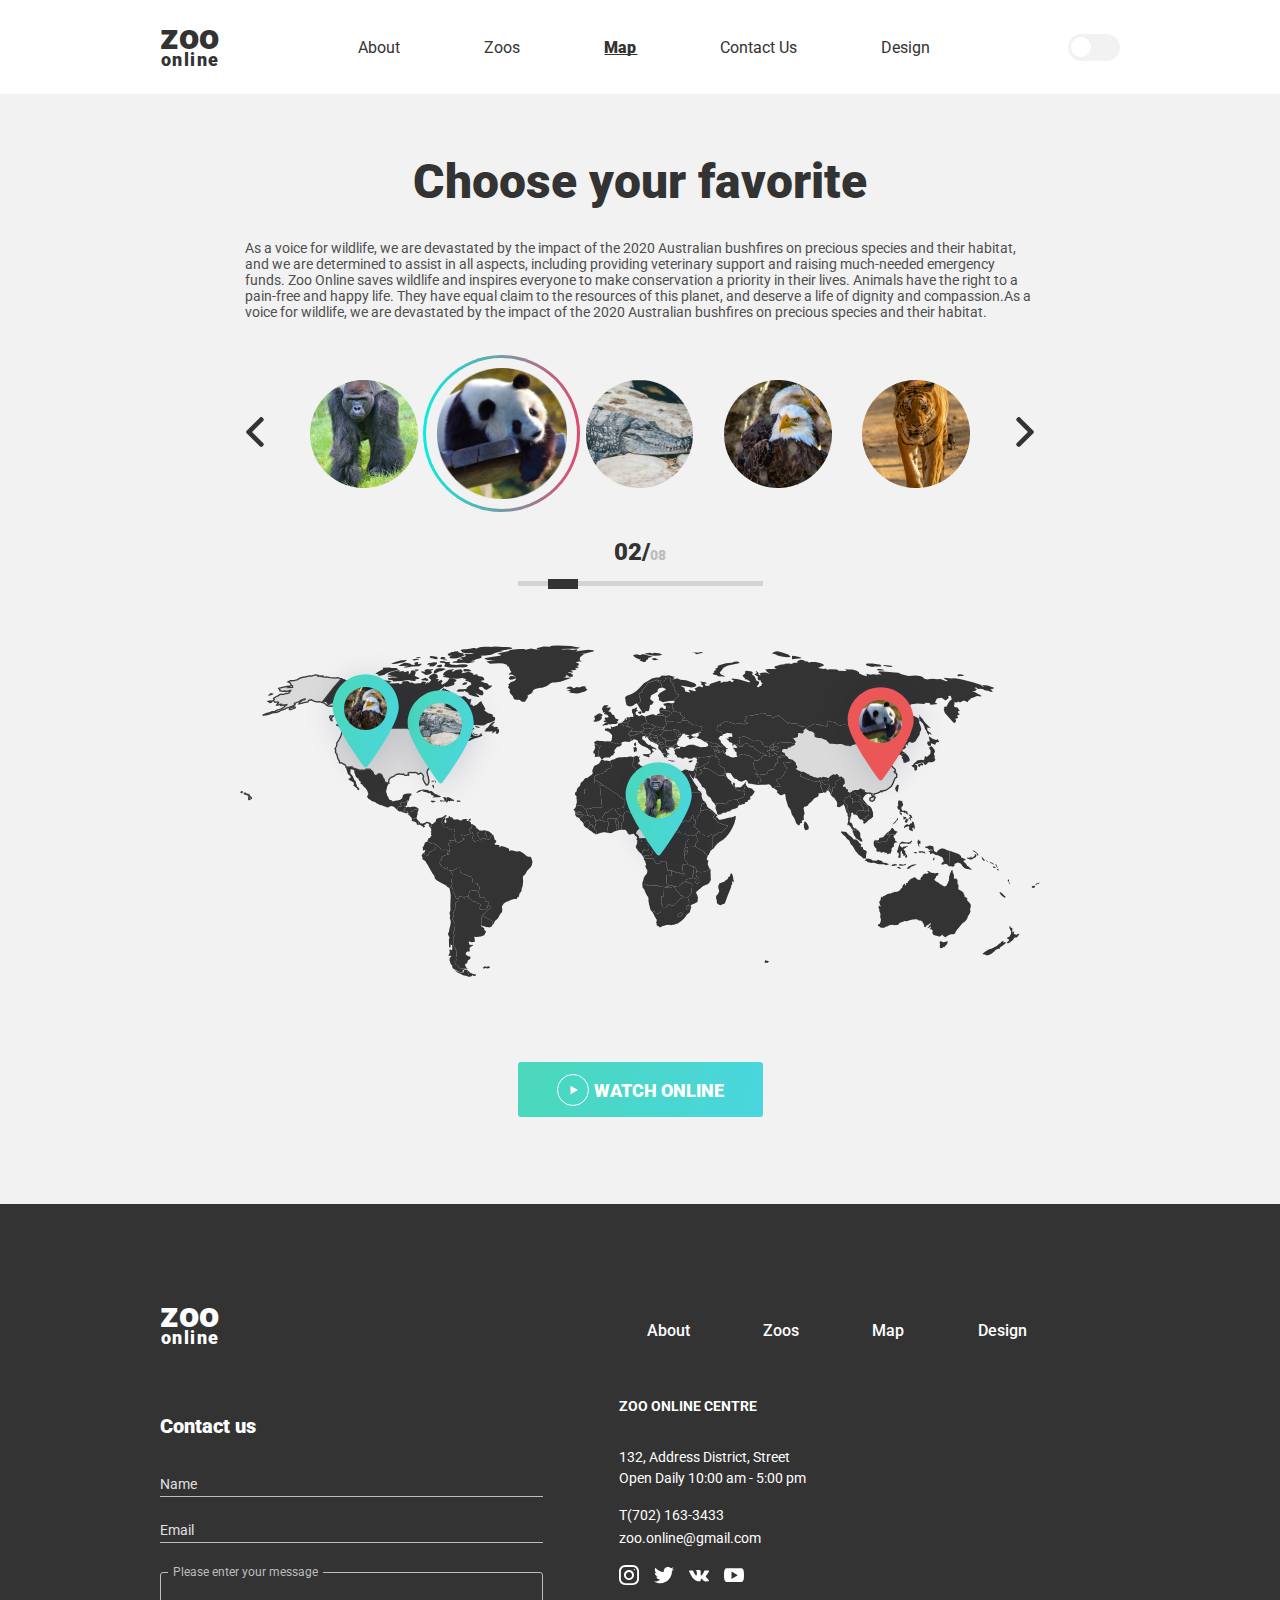
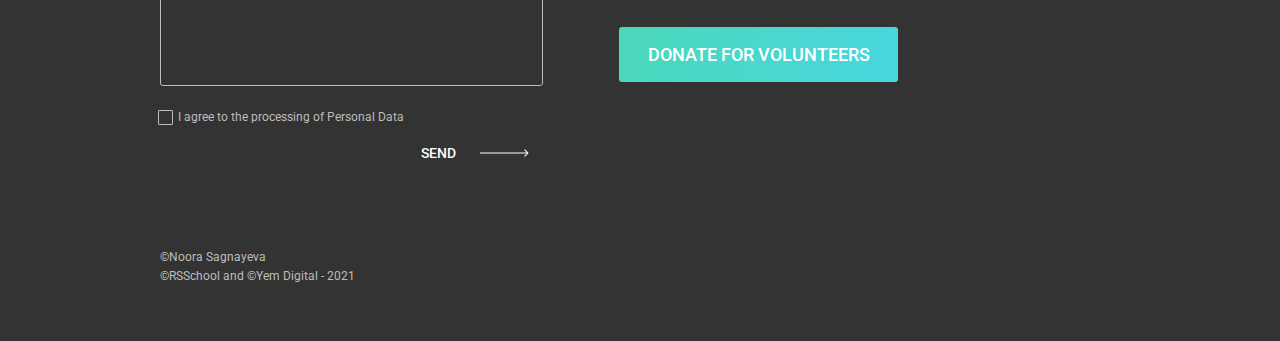
<file: pages/map/map.html>
<!DOCTYPE html>
<html lang="en" data-theme="light">
<head>
    <meta charset="UTF-8">
    <meta http-equiv="X-UA-Compatible" content="IE=edge">
    <meta name="viewport" content="width=device-width, initial-scale=1.0">
    <title>Map</title>
    <link rel="stylesheet" href="./map.css">
    <link rel="preconnect" href="https://fonts.gstatic.com">
    <link href="https://fonts.googleapis.com/css2?family=Roboto:ital,wght@0,100;0,300;0,400;0,500;0,700;0,900;1,100;1,300;1,400;1,500;1,700;1,900&display=swap" rel="stylesheet">
</head>
<body>
    <div class="header-fill">
        <header>
            
            <div class="logo-container">
                <div class="zoo">
                    <a href="../../pages/main/index.html">zoo</a>
                </div>
                <div class="online">
                    <a href="../../pages/main/index.html">online</a> 
                </div>
            </div>
            <nav>
                <ul>
                    <li><a href="../../pages/main/index.html">About</a></li>
                    <li><a href="../zoos/panda.html">Zoos</a></li>
                    <li><a class="selected" href="#">Map</a></li>
                    <li><a href="#footer">Contact Us</a></li>
                    <li><a href="https://www.figma.com/file/HKt5Nlx0jghQtJp6jW9q8F/zooApp?node-id=0%3A1" target="_blank">Design</a></li>
                </ul>
            </nav>
            <div class="tumbler-burger-container">
                <div class="tumbler-container">
                    <input type="checkbox" id="switch" name="theme" /><label for="switch"></label>
                </div>
                <div class="burger">
                    <svg width="40" height="21" viewBox="0 0 40 21" fill="none" xmlns="http://www.w3.org/2000/svg">
                        <line y1="1.5" x2="40" y2="1.5" stroke="#333333" stroke-width="3"/>
                        <line y1="10.5" x2="40" y2="10.5" stroke="#333333" stroke-width="3"/>
                        <line x1="7" y1="19.5" x2="40" y2="19.5" stroke="#333333" stroke-width="3"/>
                    </svg>      
                </div>
            </div>
        </header>
    </div>

    <main>
        <section class="map-container-fill">
            <div class="map-container">
                <title>Choose your favorite</title>
                <h1>Online Zoo</h1>
                <div class="text-container">
                    <p>As a voice for wildlife, we are devastated 
                        by the impact of the 2020 Australian bushfires 
                        on precious species and their habitat, and we are 
                        determined to assist in all aspects, including providing 
                        veterinary support and raising much-needed emergency funds. 
                        Zoo Online saves wildlife and inspires everyone to make 
                        conservation a priority in their lives. Animals have the right 
                        to a pain-free and happy life. They have equal claim to the 
                        resources of this planet, and deserve a life of dignity and 
                        compassion.As a voice for wildlife, we are devastated by the 
                        impact of the 2020 Australian 
                        bushfires on precious species and their habitat.</p>
                </div>
                <div class="map-slider-container">
                    <div class="map-slider">
                        <div class="btn prev">
                            <svg  width="30" height="30" viewBox="0 0 30 30" fill="none" xmlns="http://www.w3.org/2000/svg">
                                <path d="M6.6663 16.1706L20.0167 29.5207C20.3255 
                                29.8298 20.7376 30 21.1772 30C21.6167 30 22.0289 
                                29.8298 22.3376 29.5207L23.3208 28.5378C23.9605 
                                27.8973 23.9605 26.8564 23.3208 26.2169L12.1102 
                                15.0062L23.3332 3.78314C23.642 3.47412 23.8125 
                                3.06217 23.8125 2.6229C23.8125 2.18315 23.642 
                                1.7712 23.3332 1.46194L22.3501 0.479263C22.0411 
                                0.17024 21.6291 0 21.1896 0C20.7501 0 20.3379 
                                0.17024 20.0291 0.479263L6.6663 13.8416C6.35679 
                                14.1516 6.18679 14.5655 6.18777 15.0055C6.18679 
                                15.4472 6.35679 15.8608 6.6663 16.1706Z"/>
                            </svg>    
                        </div>
                        <div class="slide-map-container slide1">
                            <div class="slide-map-white">
                                <div class="slide-map-pic">
                                    <img class="img" data-index="0" src="../../assets/images/Ellipse53.png" alt="gorilla">
                                </div>
                            </div>
                        </div>
                        <div class="slide-map-container active slide2">
                            <div class="slide-map-white">
                                <div class="slide-map-pic">
                                    <img class="img" data-index="1" src="../../assets/images/Ellipse60.png" alt="panda">
                                </div>
                            </div>
                        </div>
                        <div class="slide-map-container slide3">
                            <div class="slide-map-white">
                                <div class="slide-map-pic">
                                    <img class="img" data-index="2" src="../../assets/images/Ellipse58.png" alt="alligator">
                                </div>
                            </div>
                        </div>
                        <div class="slide-map-container slide4">
                            <div class="slide-map-white">
                                <div class="slide-map-pic">
                                    <img class="img" data-index="3" src="../../assets/images/Ellipse55.png" alt="eagle">
                                </div>
                            </div>
                        </div>
                        <div class="slide-map-container slide5">
                            <div class="slide-map-white">
                                <div class="slide-map-pic">
                                    <img class="img" data-index="4" src="../../assets/images/Ellipse57.png" alt="tiger">
                                </div>
                            </div>
                        </div>
                        <div class="slide-map-container slide6 hidden">
                            <div class="slide-map-white">
                                <div class="slide-map-pic">
                                    <img class="img" data-index="5" src="../../assets/images/Ellipse54.png" alt="elephant">
                                </div>
                            </div>
                        </div>
                        <div class="slide-map-container slide7 hidden">
                            <div class="slide-map-white">
                                <div class="slide-map-pic">
                                    <img class="img" data-index="6" src="../../assets/images/Ellipse56.png" alt="lion">
                                </div>
                            </div>
                        </div>
                        <div class="slide-map-container slide8 hidden">
                            <div class="slide-map-white">
                                <div class="slide-map-pic">
                                    <img class="img" data-index="7" src="../../assets/images/Ellipse59.png" alt="zebra">
                                </div>
                            </div>
                        </div>

                        <div class="btn next">
                            <svg width="30" height="30" viewBox="0 0 30 30" fill="none" xmlns="http://www.w3.org/2000/svg">
                                <path d="M23.3337 13.8294L9.98332 
                                0.479264C9.67454 0.170243 9.26235 
                                0 8.82284 0C8.38334 0 7.97114 0.170243 
                                7.66237 0.479264L6.6792 1.46218C6.03945 
                                2.10267 6.03945 3.14363 6.6792 3.78314L17.8898 
                                14.9938L6.66676 26.2169C6.35799 26.5259 6.1875 
                                26.9378 6.1875 27.3771C6.1875 27.8168 6.35799 
                                28.2288 6.66676 28.5381L7.64993 29.5207C7.95895 
                                29.8298 8.3709 30 8.81041 30C9.24991 30 
                                9.66211 29.8298 9.97088 29.5207L23.3337 
                                16.1584C23.6432 15.8484 23.8132 15.4345 
                                23.8122 14.9945C23.8132 14.5528 23.6432 
                                14.1392 23.3337 13.8294Z"/>
                            </svg>       
                        </div>
                    </div>
                    <div class="control second">
                        <div class="slide-number"><p><span id="map-slider-number">02/</span>08</p></div>
                        <input id="map-slider-control" class="range1 third" type="range" min="1" max="8" step="1" value="2">
                    </div>
                </div>
                <div class="map">
                    <!-- 3 -->
                    <div class="marker-container marker3"  title="gorilla">
                        <div class="marker-pic"><img class="mark" data-marker="0" src="../../assets/images/Ellipse47.png" alt="gorilla" width="100%" height="100%"></div>
                        <div class="marker-color">
                            <svg width="67" height="94" viewBox="0 0 67 94" fill="none" xmlns="http://www.w3.org/2000/svg">
                                <path d="M33.6913 0.150391C15.4582 0.150391 0.625 14.9853 0.625 33.2206C0.625 50.8607 
                                30.8554 91.051 32.1431 92.7551C32.5049 93.2415 33.0846 93.5254 33.6915 93.5254C34.2983 
                                93.5254 34.878 93.2415 35.2398 92.7551C36.5274 91.051 66.7579 50.8609 66.7579 33.2206C66.7576 
                                14.9853 51.9244 0.150391 33.6913 0.150391ZM33.6913 50.7285C24.0398 50.7285 16.1856 42.8733 
                                16.1856 33.2206C16.1856 23.568 24.0398 15.7128 33.6913 15.7128C43.3428 15.7128 51.197 23.568 
                                51.197 33.2206C51.197 42.8733 43.3428 50.7285 33.6913 50.7285Z"/>
                                <defs>
                                <linearGradient id="paint0_linear" x1="-11.7233" y1="0.15039" x2="83.0362" y2="20.5233" gradientUnits="userSpaceOnUse">
                                <stop stop-color="#4BD8B5"/>
                                <stop offset="1" stop-color="#49D6DF"/>
                                </linearGradient>
                                </defs>
                            </svg>    
                        </div>
                    </div>
                    <!-- 4 -->
                    <div class="marker-container marker4"  title="panda">
                        <div class="marker-pic"><img class="mark" data-marker="1" src="../../assets/images/Ellipse46.png" alt="panda" width="100%" height="100%"></div>
                        <div class="marker-color active">
                            <svg width="67" height="94" viewBox="0 0 67 94" fill="none" xmlns="http://www.w3.org/2000/svg">
                                <path d="M33.6913 0.150391C15.4582 0.150391 0.625 14.9853 0.625 33.2206C0.625 50.8607 
                                30.8554 91.051 32.1431 92.7551C32.5049 93.2415 33.0846 93.5254 33.6915 93.5254C34.2983 
                                93.5254 34.878 93.2415 35.2398 92.7551C36.5274 91.051 66.7579 50.8609 66.7579 33.2206C66.7576 
                                14.9853 51.9244 0.150391 33.6913 0.150391ZM33.6913 50.7285C24.0398 50.7285 16.1856 42.8733 
                                16.1856 33.2206C16.1856 23.568 24.0398 15.7128 33.6913 15.7128C43.3428 15.7128 51.197 23.568 
                                51.197 33.2206C51.197 42.8733 43.3428 50.7285 33.6913 50.7285Z"/>
                                <defs>
                                <linearGradient id="paint0_linear" x1="-11.7233" y1="0.15039" x2="83.0362" y2="20.5233" gradientUnits="userSpaceOnUse">
                                <stop stop-color="#4BD8B5"/>
                                <stop offset="1" stop-color="#49D6DF"/>
                                </linearGradient>
                                </defs>
                            </svg>    
                        </div>
                    </div>
                    <!-- 2 -->
                    <div class="marker-container marker2" title="crocodil">
                        <div class="marker-pic"><img class="mark" data-marker="2" src="../../assets/images/Ellipse48.png" alt="alligator" width="100%" height="100%"></div>
                        <div class="marker-color">
                            <svg width="67" height="94" viewBox="0 0 67 94" fill="none" xmlns="http://www.w3.org/2000/svg">
                                <path d="M33.6913 0.150391C15.4582 0.150391 0.625 14.9853 0.625 33.2206C0.625 50.8607 
                                30.8554 91.051 32.1431 92.7551C32.5049 93.2415 33.0846 93.5254 33.6915 93.5254C34.2983 
                                93.5254 34.878 93.2415 35.2398 92.7551C36.5274 91.051 66.7579 50.8609 66.7579 33.2206C66.7576 
                                14.9853 51.9244 0.150391 33.6913 0.150391ZM33.6913 50.7285C24.0398 50.7285 16.1856 42.8733 
                                16.1856 33.2206C16.1856 23.568 24.0398 15.7128 33.6913 15.7128C43.3428 15.7128 51.197 23.568 
                                51.197 33.2206C51.197 42.8733 43.3428 50.7285 33.6913 50.7285Z"/>
                                <defs>
                                <linearGradient id="paint0_linear" x1="-11.7233" y1="0.15039" x2="83.0362" y2="20.5233" gradientUnits="userSpaceOnUse">
                                <stop stop-color="#4BD8B5"/>
                                <stop offset="1" stop-color="#49D6DF"/>
                                </linearGradient>
                                </defs>
                            </svg>    
                        </div>
                    </div>
                    <!-- 1 -->
                    <div class="marker-container marker1" title="eagle">
                        <div class="marker-pic"><img class="mark" data-marker="3" src="../../assets/images/Ellipse49.png" alt="eagle" width="100%" height="100%"></div>
                        <div class="marker-color">
                            <svg width="67" height="94" viewBox="0 0 67 94" fill="none" xmlns="http://www.w3.org/2000/svg">
                                <path d="M33.6913 0.150391C15.4582 0.150391 0.625 14.9853 0.625 33.2206C0.625 50.8607 
                                30.8554 91.051 32.1431 92.7551C32.5049 93.2415 33.0846 93.5254 33.6915 93.5254C34.2983 
                                93.5254 34.878 93.2415 35.2398 92.7551C36.5274 91.051 66.7579 50.8609 66.7579 33.2206C66.7576 
                                14.9853 51.9244 0.150391 33.6913 0.150391ZM33.6913 50.7285C24.0398 50.7285 16.1856 42.8733 
                                16.1856 33.2206C16.1856 23.568 24.0398 15.7128 33.6913 15.7128C43.3428 15.7128 51.197 23.568 
                                51.197 33.2206C51.197 42.8733 43.3428 50.7285 33.6913 50.7285Z"/>
                                <defs>
                                <linearGradient id="paint0_linear" x1="-11.7233" y1="0.15039" x2="83.0362" y2="20.5233" gradientUnits="userSpaceOnUse">
                                <stop stop-color="#4BD8B5"/>
                                <stop offset="1" stop-color="#49D6DF"/>
                                </linearGradient>
                                </defs>
                            </svg>    
                        </div>
                    </div>

                </div>

                <a class="watching-online" href="../zoos/panda.html">
                    <div class="play">
                        <div class="play-triangle">
                            <img src="../../assets/images/Polygon1.svg" alt="play">
                        </div>
                    </div>
                    <div class="watching-text">
                        <p>watch online</p>
                    </div>
                </a>

            </div>
        </section>
    </main>

    <footer id="footer">
        <div class="footer-container">
            <div class="footer-header">
                <div class="logo-container">
                    <div class="zoo">
                        <a href="./index.html">zoo</a>
                    </div>
                    <div class="online">
                        <a href="./index.html">online</a> 
                    </div>
                </div>
                <nav>
                    <ul>
                        <li><a href="./index.html">About</a></li>
                        <li><a href="../zoos/panda.html">Zoos</a></li>
                        <li><a href="../map/map.html">Map</a></li>
                        <li><a href="https://www.figma.com/file/HKt5Nlx0jghQtJp6jW9q8F/zooApp?node-id=0%3A1" target="_blank">Design</a></li>
                    </ul>
                </nav>
                <div class="watching-online">
                    <div class="watching-text">
                        <p>donate for volunteers</p>
                    </div>
                </div>
            </div>

            <div class="footer-main">
                <form action="">
                    <h3>Contact us</h3>
                    <input type="text" class="input" placeholder="Name" required>
                    <input type="email" class="input" placeholder="Email" required>
                    <fieldset>
                        <legend>Please enter your message</legend>
                        <!-- <label for="textarea">Please enter your message</label> -->
                        <textarea name="" id="textarea" cols="30" rows="10" maxlength="280" required></textarea>
                    </fieldset>
                    <input type="checkbox" class="custom-checkbox" id="checkbox" required>
                    <label for="checkbox">I agree to the processing of Personal Data</label>
                    <button type="submit">
                        <p>send</p>
                        <svg width="49" height="8" viewBox="0 0 49 8" fill="none" xmlns="http://www.w3.org/2000/svg">
                            <path d="M48.3536 4.35355C48.5488 4.15829 48.5488 3.84171 48.3536 3.64645L45.1716 0.464466C44.9763 
                            0.269204 44.6597 0.269204 44.4645 0.464466C44.2692 0.659728 44.2692 0.976311 44.4645 1.17157L47.2929 
                            4L44.4645 6.82843C44.2692 7.02369 44.2692 7.34027 44.4645 7.53553C44.6597 7.7308 44.9763 7.7308 45.1716 
                            7.53553L48.3536 4.35355ZM0 4.5L48 4.5V3.5L0 3.5L0 4.5Z"/>
                        </svg>     
                    </button>

                </form>
                <div class="contacts">
                    <h5>ZOO Online Centre</h5>
                    <div class="contacts-text-style address"><p>132, Address District, Street</p></div>
                    <div class="contacts-text-style working-time"><p>Open Daily 10:00 am - 5:00 pm</p></div>
                    <div class="contacts-text-style tel"><a href="tel:702-163-3433">T(702) 163-3433</a></div>
                    <div class="contacts-text-style email"><a href="mailto:zoo.online@gmail.com">zoo.online@gmail.com</a></div>
                    <div class="social-container">
                        <ul>
                            <li><a href="https://www.instagram.com/" target="_blank" >
                                <svg width="20" height="20" viewBox="0 0 20 20" fill="none" xmlns="http://www.w3.org/2000/svg">
                                    <path d="M13.75 0H6.25C2.79875 0 0 2.79875 0 6.25V13.75C0 17.2013 2.79875 20 6.25 20H13.75C17.2013 20 20 17.2013 
                                    20 13.75V6.25C20 2.79875 17.2013 0 13.75 0ZM18.125 13.75C18.125 16.1625 16.1625 18.125 13.75 18.125H6.25C3.8375 
                                    18.125 1.875 16.1625 1.875 13.75V6.25C1.875 3.8375 3.8375 1.875 6.25 1.875H13.75C16.1625 1.875 18.125 3.8375 
                                    18.125 6.25V13.75Z"/>
                                    <path d="M10 5C7.23875 5 5 7.23875 5 10C5 12.7613 7.23875 15 10 15C12.7613 15 15 12.7613 15 10C15 7.23875 
                                    12.7613 5 10 5ZM10 13.125C8.2775 13.125 6.875 11.7225 6.875 10C6.875 8.27625 8.2775 6.875 10 6.875C11.7225 
                                    6.875 13.125 8.27625 13.125 10C13.125 11.7225 11.7225 13.125 10 13.125Z"/>
                                    <path d="M15.3752 5.29148C15.7432 5.29148 16.0415 4.99319 16.0415 4.62523C16.0415 4.25727 
                                    15.7432 3.95898 15.3752 3.95898C15.0073 3.95898 14.709 4.25727 14.709 4.62523C14.709 
                                    4.99319 15.0073 5.29148 15.3752 5.29148Z"/>
                                </svg>        
                            </a></li>
                            <li><a href="https://twitter.com/" target="_blank">
                                <svg width="20" height="17" viewBox="0 0 20 17" fill="none" xmlns="http://www.w3.org/2000/svg">
                                    <path d="M20 1.92375C19.2563 2.25 18.4637 2.46625 17.6375 2.57125C18.4875 2.06375 19.1363 
                                    1.26625 19.4412 0.305C18.6488 0.7775 17.7738 1.11125 16.8412 1.2975C16.0887 0.49625 15.0162 
                                    0 13.8462 0C11.5763 0 9.74875 1.8425 9.74875 4.10125C9.74875 4.42625 9.77625 4.73875 9.84375 
                                    5.03625C6.435 4.87 3.41875 3.23625 1.3925 0.7475C1.03875 1.36125 0.83125 2.06375 0.83125 
                                    2.82C0.83125 4.24 1.5625 5.49875 2.6525 6.2275C1.99375 6.215 1.3475 6.02375 0.8 5.7225C0.8 
                                    5.735 0.8 5.75125 0.8 5.7675C0.8 7.76 2.22125 9.415 4.085 9.79625C3.75125 9.8875 3.3875 9.93125 
                                    3.01 9.93125C2.7475 9.93125 2.4825 9.91625 2.23375 9.86125C2.765 11.485 4.2725 12.6788 6.065 
                                    12.7175C4.67 13.8088 2.89875 14.4662 0.98125 14.4662C0.645 14.4662 0.3225 14.4513 0 14.41C1.81625 
                                    15.5813 3.96875 16.25 6.29 16.25C13.835 16.25 17.96 10 17.96 4.5825C17.96 4.40125 17.9538 4.22625 17.945 
                                    4.0525C18.7588 3.475 19.4425 2.75375 20 1.92375Z"/>
                                </svg>    
                            </a></li>
                            <li><a href="https://vk.com/" target="_blank">
                                <svg width="20" height="12" viewBox="0 0 20 12" fill="none" xmlns="http://www.w3.org/2000/svg">
                                    <path d="M19.8217 10.1784C19.768 10.0883 19.4355 9.36579 17.8353 7.88068C16.1602 6.32557 
                                    16.3852 6.57809 18.4029 3.88914C19.6317 2.25152 20.123 1.25145 19.9692 0.823916C19.823 
                                    0.416387 18.9192 0.523894 18.9192 0.523894L15.9139 0.541396C15.9139 0.541396 15.6914 
                                    0.511393 15.5252 0.610151C15.3639 0.707658 15.2601 0.932674 15.2601 0.932674C15.2601 
                                    0.932674 14.7839 2.20027 14.1488 3.27785C12.81 5.55176 12.2737 5.67177 12.0549 5.53051C11.5461 
                                    5.20174 11.6736 4.20792 11.6736 3.50286C11.6736 1.29895 12.0074 0.380134 11.0223 0.142616C10.6948 
                                    0.0638606 10.4548 0.0113567 9.61848 0.00260608C8.54591 -0.00864474 7.63709 0.00635635 7.1233 
                                    0.257625C6.78078 0.425137 6.51701 0.798915 6.67827 0.820166C6.87703 0.846418 7.32707 0.941425 
                                    7.56583 1.26645C7.87461 1.68523 7.86336 2.6278 7.86336 2.6278C7.86336 2.6278 8.04087 5.22174 
                                    7.44958 5.54426C7.0433 5.76553 6.487 5.31425 5.29317 3.25034C4.68187 2.19402 4.21934 1.02518 
                                    4.21934 1.02518C4.21934 1.02518 4.13058 0.807665 3.97182 0.691407C3.77931 0.550146 3.50929 
                                    0.505143 3.50929 0.505143L0.651577 0.522644C0.651577 0.522644 0.222795 0.535146 0.0652839 
                                    0.721409C-0.0747264 0.887671 0.054033 1.2302 0.054033 1.2302C0.054033 1.2302 2.2917 6.46433 
                                    4.82438 9.10327C7.1483 11.5222 9.786 11.3634 9.786 11.3634H10.9811C10.9811 11.3634 11.3424 
                                    11.3234 11.5261 11.1247C11.6961 10.9422 11.6899 10.5996 11.6899 10.5996C11.6899 10.5996 11.6661 
                                    8.99577 12.4112 8.7595C13.145 8.52698 14.0876 10.3096 15.0864 10.9959C15.8414 11.5147 16.4152 
                                    11.4009 16.4152 11.4009L19.0867 11.3634C19.0867 11.3634 20.4843 11.2772 19.8217 10.1784Z"/>
                                </svg>       
                            </a></li>
                            <li><a href="https://www.youtube.com/" target="_blank">
                                <svg width="20" height="14" viewBox="0 0 20 14" fill="none" xmlns="http://www.w3.org/2000/svg">
                                    <path d="M19.15 1.575C18.6075 0.61 18.0188 0.4325 16.82 0.365C15.6225 0.28375 12.6112 0.25 
                                    10.0025 0.25C7.38875 0.25 4.37625 0.28375 3.18 0.36375C1.98375 0.4325 1.39375 0.60875 0.84625 
                                    1.575C0.2875 2.53875 0 4.19875 0 7.12125C0 7.12375 0 7.125 0 7.125C0 7.1275 0 7.12875 0 
                                    7.12875V7.13125C0 10.0413 0.2875 11.7137 0.84625 12.6675C1.39375 13.6325 1.9825 13.8075 3.17875 
                                    13.8888C4.37625 13.9588 7.38875 14 10.0025 14C12.6112 14 15.6225 13.9587 16.8212 13.89C18.02 
                                    13.8087 18.6087 13.6338 19.1513 12.6688C19.715 11.715 20 10.0425 20 7.1325C20 7.1325 20 7.12875 
                                    20 7.12625C20 7.12625 20 7.12375 20 7.1225C20 4.19875 19.715 2.53875 19.15 1.575ZM7.5 
                                    10.875V3.375L13.75 7.125L7.5 10.875Z"/>
                                </svg>    
                            </a></li>
                        </ul>
                    </div>
                    <div class="watching-online">
                        <div class="watching-text">
                            <p>donate for volunteers</p>
                        </div>
                    </div>
                    
                </div>
            </div>
            <div class="footer-footer">
                <div class="footer-line"></div>
                <div class="copywrite">
                    <p>©Noora Sagnayeva</p>
                    <p>©RSSchool and ©Yem Digital - 2021</p>
                </div>
            </div>

        </div>
    </footer>
    
    <script src="../main/tumbler.js"></script>
    <script src="./map.js"></script>

</body>
</html>
</file>
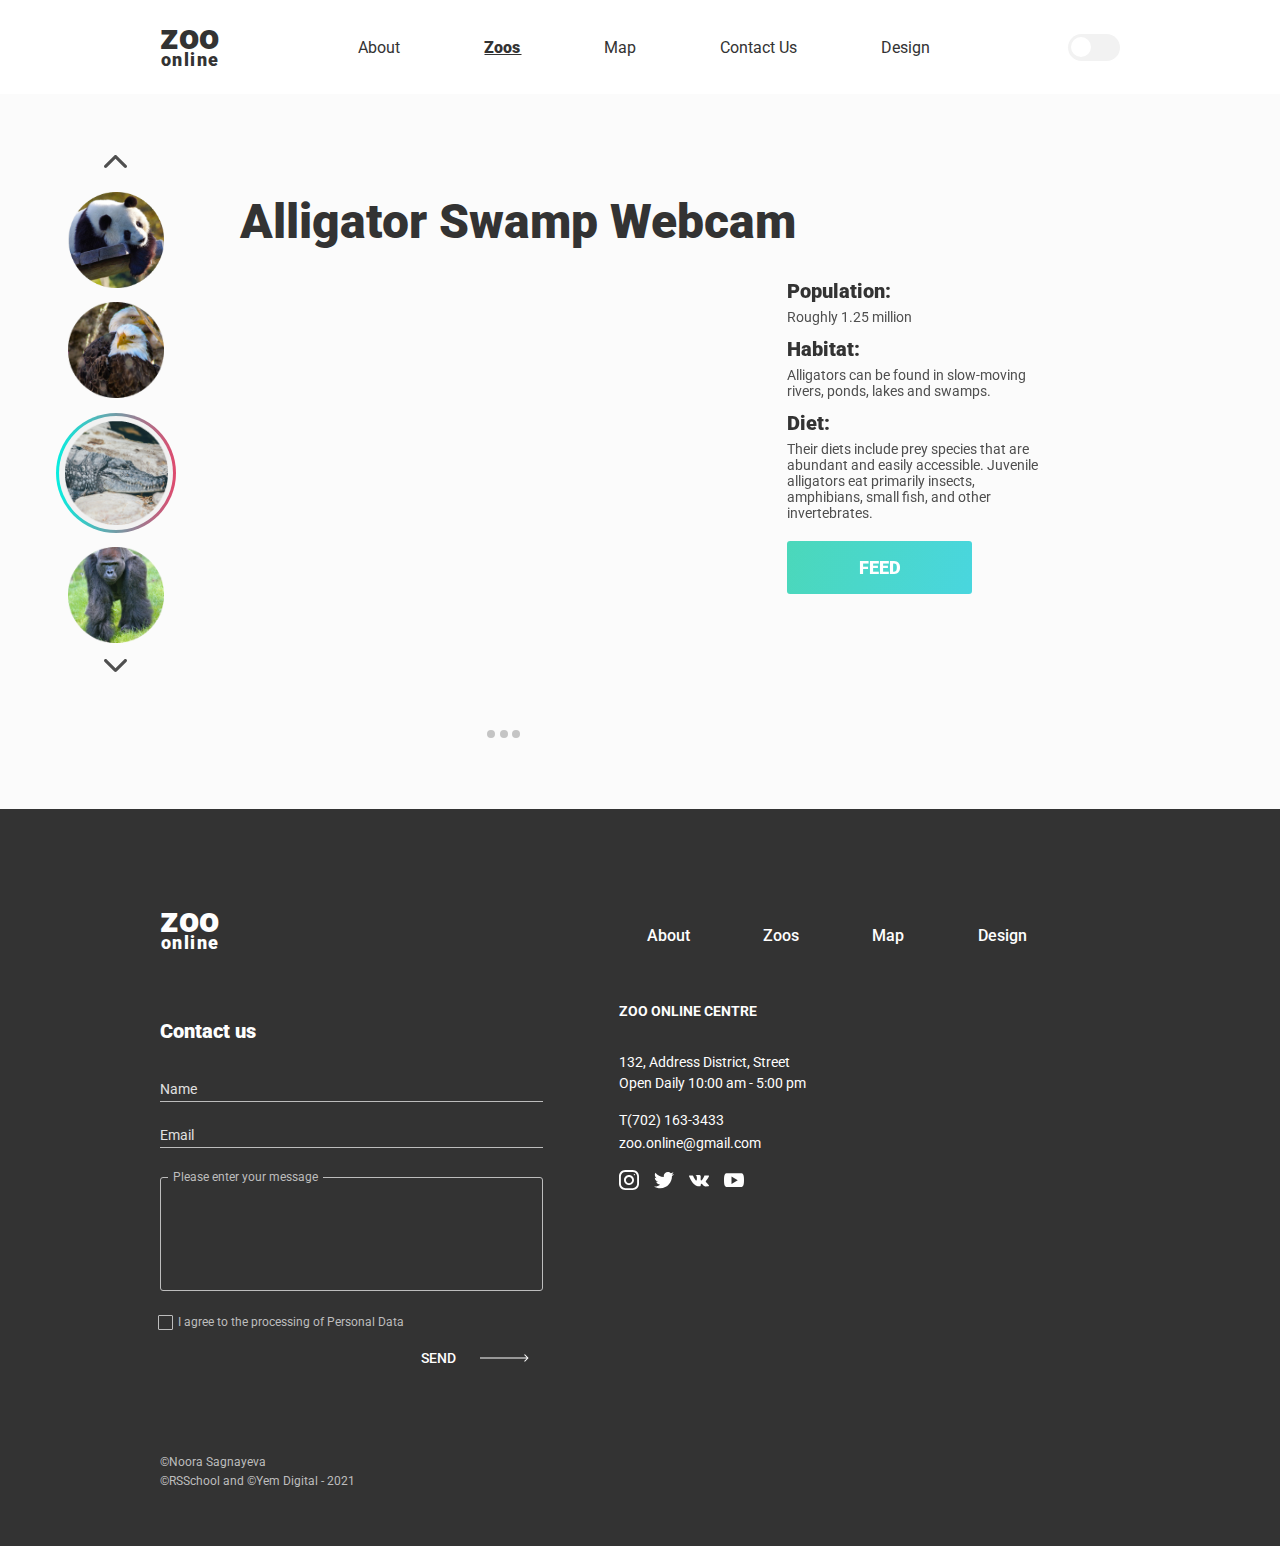
<file: pages/zoos/alligator.html>
<!DOCTYPE html>
<html lang="en" data-theme="light">
<head>
    <meta charset="UTF-8">
    <meta http-equiv="X-UA-Compatible" content="IE=edge">
    <meta name="viewport" content="width=device-width, initial-scale=1.0">
    <title>Alligator</title>
    <link rel="stylesheet" href="./alligator.css">
    <link rel="stylesheet" href="./zoos.css">
    <link href="https://fonts.googleapis.com/css2?family=Roboto:ital,wght@0,100;0,300;0,400;0,500;0,700;0,900;1,100;1,300;1,400;1,500;1,700;1,900&display=swap" rel="stylesheet">
</head>
<body>
    <div class="header-fill">
        <header>
            
            <div class="logo-container">
                <div class="zoo">
                    <a href="../../pages/main/index.html">zoo</a>
                </div>
                <div class="online">
                    <a href="../../pages/main/index.html">online</a> 
                </div>
            </div>
            <nav>
                <ul>
                    <li><a href="../../pages/main/index.html">About</a></li>
                    <li><a class="selected" href="#">Zoos</a></li>
                    <li><a href="../../pages/map/map.html">Map</a></li>
                    <li><a href="#footer">Contact Us</a></li>
                    <li><a href="https://www.figma.com/file/HKt5Nlx0jghQtJp6jW9q8F/zooApp?node-id=0%3A1" target="_blank">Design</a></li>
                </ul>
            </nav>
            <div class="tumbler-container">
                <input type="checkbox" id="switch" name="theme" /><label for="switch"></label>
            </div>
        </header>
    </div>

    <main>
        <section class="zoos-fill">
            <div class="zoos-container">
                <aside>
                    <div class="slider-container">
                        <div class="btn prev">
                            <svg width="23" height="15" viewBox="0 0 23 15" fill="none" xmlns="http://www.w3.org/2000/svg">
                                <path d="M11.5001 0.944038C11.9123 0.944038 12.3244 1.10143 12.6387 
                                1.41555L22.5282 11.3051C23.1573 11.9342 23.1573 12.9542 22.5282 
                                13.5831C21.8993 14.2119 20.8796 14.2119 20.2504 13.5831L11.5001 
                                4.8322L2.74967 13.5827C2.12057 14.2116 1.1009 14.2116 0.472107 
                                13.5827C-0.157299 12.9539 -0.157299 11.9339 0.472107 
                                11.3048L10.3614 1.41524C10.6759 1.10107 11.088 0.944038 
                                11.5001 0.944038Z"/>
                            </svg>
                        </div>
                        <div class="slide-map-container" title="panda">
                            <div class="slide-map-white">
                                <div class="slide-map-pic">
                                    <img src="../../assets/images/Ellipse60.png" alt="panda">
                                </div>
                            </div>
                        </div>
                        <div class="slide-map-container" title="eagle">
                            <div class="slide-map-white">
                                <div class="slide-map-pic">
                                    <img src="../../assets/images/Ellipse55.png" alt="eagle">
                                </div>
                            </div>
                        </div>
                        <div class="slide-map-container active" title="crocodile">
                            <div class="slide-map-white">
                                <div class="slide-map-pic">
                                    <img src="../../assets/images/Ellipse58.png" alt="crocodile">
                                </div>
                            </div>
                        </div>
                        <div class="slide-map-container" title="gorilla">
                            <div class="slide-map-white">
                                <div class="slide-map-pic">
                                    <img src="../../assets/images/Ellipse53.png" alt="gorilla">
                                </div>
                            </div>
                        </div>
                        <div class="btn next">
                            <svg width="23" height="15" viewBox="0 0 23 15" fill="none" xmlns="http://www.w3.org/2000/svg">
                                <path d="M11.4999 14.056C11.0877 14.056 10.6756 13.8986 10.3613 
                                13.5845L0.471825 3.69487C-0.157275 3.06577 -0.157275 2.04579 
                                0.471825 1.41695C1.10067 0.788101 2.12045 0.788101 2.7496 
                                1.41695L11.4999 10.1678L20.2503 1.41725C20.8794 0.788407 
                                21.8991 0.788407 22.5279 1.41725C23.1573 2.0461 23.1573 
                                3.06608 22.5279 3.69518L12.6386 13.5848C12.3241 13.8989 
                                11.912 14.056 11.4999 14.056Z"/>
                            </svg>        
                        </div>
                    </div>
                </aside>

                <div class="zoos">
                    <title style="justify-content: flex-start;">Alligator Swamp Webcam</title>
                    <div class="zoos-content">
                        <div class="zoos-content-video">
                            <div class="video">
                                <iframe width="100%" height="100%" src="https://www.youtube.com/embed/EnxRJii_dp8" 
                                    title="YouTube video player" frameborder="0" allow="accelerometer; 
                                    autoplay; clipboard-write; 
                                    encrypted-media; gyroscope; picture-in-picture" 
                                    allowfullscreen>
                                </iframe>
                            </div>
                            <div class="preview-container">
                                <div class="preview">
                                    <iframe width="100%" height="100%" src="https://www.youtube.com/embed/fjmxuvryW-M" title="YouTube video player" frameborder="0" allow="accelerometer; autoplay; clipboard-write; encrypted-media; gyroscope; picture-in-picture" allowfullscreen></iframe>
                                    <div class="plug"></div>
                                </div>
                                <div class="preview">
                                    <iframe width="100%" height="100%" src="https://www.youtube.com/embed/fafQe4DPdAQ" title="YouTube video player" frameborder="0" allow="accelerometer; autoplay; clipboard-write; encrypted-media; gyroscope; picture-in-picture" allowfullscreen></iframe>
                                    <div class="plug"></div>
                                </div>
                                <div class="preview">
                                    <iframe width="100%" height="100%" src="https://www.youtube.com/embed/Vihd_BurX7w" title="YouTube video player" frameborder="0" allow="accelerometer; autoplay; clipboard-write; encrypted-media; gyroscope; picture-in-picture" allowfullscreen></iframe>
                                    <div class="plug"></div>
                                </div>
                                <div class="preview hidden">
                                    <iframe width="100%" height="100%" src="https://www.youtube.com/embed/fjmxuvryW-M" title="YouTube video player" frameborder="0" allow="accelerometer; autoplay; clipboard-write; encrypted-media; gyroscope; picture-in-picture" allowfullscreen></iframe>
                                    <div class="plug"></div>
                                </div>
                                <div class="preview hidden">
                                    <iframe width="100%" height="100%" src="https://www.youtube.com/embed/fjmxuvryW-M" title="YouTube video player" frameborder="0" allow="accelerometer; autoplay; clipboard-write; encrypted-media; gyroscope; picture-in-picture" allowfullscreen></iframe>
                                    <div class="plug"></div>
                                </div>
                                <div class="preview hidden">
                                    <iframe width="100%" height="100%" src="https://www.youtube.com/embed/fjmxuvryW-M" title="YouTube video player" frameborder="0" allow="accelerometer; autoplay; clipboard-write; encrypted-media; gyroscope; picture-in-picture" allowfullscreen></iframe>
                                    <div class="plug"></div>
                                </div>
                                <div class="preview hidden">
                                    <iframe width="100%" height="100%" src="https://www.youtube.com/embed/fjmxuvryW-M" title="YouTube video player" frameborder="0" allow="accelerometer; autoplay; clipboard-write; encrypted-media; gyroscope; picture-in-picture" allowfullscreen></iframe>
                                    <div class="plug"></div>
                                </div>
                            </div>
                            <div class="dots">
                                <div class="dot-container">
                                    <div class="dot"></div>
                                </div>
                                <div class="dot-container">
                                    <div class="dot"></div>
                                </div>
                                <div class="dot-container">
                                    <div class="dot"></div>
                                </div>
                            </div>

                        </div>
                        <div class="zoos-content-txt">
                            <div class="info-container">
                                <h5>Population:</h5>
                                <p>Roughly 1.25 million</p>
                                <h5>Habitat:</h5>
                                <p>Alligators can be found in slow-moving rivers, ponds, lakes and swamps.</p>
                                <h5>Diet:</h5>
                                <p>Their diets include prey species that are abundant and easily accessible. Juvenile alligators eat primarily insects, amphibians, small fish, and other invertebrates. 
                                </p>
                            </div>
                            <div class="watching-online">
                                <div class="watching-text">
                                    <p>feed</p>
                                </div>
                            </div>
                            <h1>Online Zoo</h1>

                        </div>

                    </div>

                </div>

            </div>

        </section>
     
    </main>

    <footer id="footer">
        <div class="footer-container">
            <div class="footer-header">
                <div class="logo-container" title="Online Zoo, Yem Digital, Rolling Scopes School">
                    <div class="zoo">
                        <a href="#">zoo</a>
                    </div>
                    <div class="online">
                        <a href="#">online</a> 
                    </div>
                </div>
                <nav>
                    <ul>
                        <li><a href="../../pages/main/index.html">About</a></li>
                        <li><a href="#">Zoos</a></li>
                        <li><a href="../map/map.html">Map</a></li>
                        <li><a href="https://www.figma.com/file/HKt5Nlx0jghQtJp6jW9q8F/zooApp?node-id=0%3A1" target="_blank">Design</a></li>
                    </ul>
                </nav>
                <div class="watching-online">
                    <div class="watching-text">
                        <p>donate for volunteers</p>
                    </div>
                </div>
            </div>

            <div class="footer-main">
                <form action="">
                    <h3>Contact us</h3>
                    <input type="text" class="input" placeholder="Name" required>
                    <input type="email" class="input" placeholder="Email" required>
                    <fieldset>
                        <legend>Please enter your message</legend>
                        <!-- <label for="textarea">Please enter your message</label> -->
                        <textarea name="" id="textarea" cols="30" rows="10" maxlength="280" required></textarea>
                    </fieldset>
                    <input type="checkbox" class="custom-checkbox" id="checkbox" required>
                    <label for="checkbox">I agree to the processing of Personal Data</label>
                    <button type="submit">
                        <p>send</p>
                        <svg width="49" height="8" viewBox="0 0 49 8" fill="none" xmlns="http://www.w3.org/2000/svg">
                            <path d="M48.3536 4.35355C48.5488 4.15829 48.5488 3.84171 48.3536 3.64645L45.1716 0.464466C44.9763 
                            0.269204 44.6597 0.269204 44.4645 0.464466C44.2692 0.659728 44.2692 0.976311 44.4645 1.17157L47.2929 
                            4L44.4645 6.82843C44.2692 7.02369 44.2692 7.34027 44.4645 7.53553C44.6597 7.7308 44.9763 7.7308 45.1716 
                            7.53553L48.3536 4.35355ZM0 4.5L48 4.5V3.5L0 3.5L0 4.5Z"/>
                        </svg>     
                    </button>

                </form>
                <div class="contacts">
                    <h5>ZOO Online Centre</h5>
                    <div class="contacts-text-style address"><p>132, Address District, Street</p></div>
                    <div class="contacts-text-style working-time"><p>Open Daily 10:00 am - 5:00 pm</p></div>
                    <div class="contacts-text-style tel"><a href="tel:702-163-3433">T(702) 163-3433</a></div>
                    <div class="contacts-text-style email"><a href="mailto:zoo.online@gmail.com">zoo.online@gmail.com</a></div>
                    <div class="social-container">
                        <ul>
                            <li><a href="https://www.instagram.com/" target="_blank" >
                                <svg width="20" height="20" viewBox="0 0 20 20" fill="none" xmlns="http://www.w3.org/2000/svg">
                                    <path d="M13.75 0H6.25C2.79875 0 0 2.79875 0 6.25V13.75C0 17.2013 2.79875 20 6.25 20H13.75C17.2013 20 20 17.2013 
                                    20 13.75V6.25C20 2.79875 17.2013 0 13.75 0ZM18.125 13.75C18.125 16.1625 16.1625 18.125 13.75 18.125H6.25C3.8375 
                                    18.125 1.875 16.1625 1.875 13.75V6.25C1.875 3.8375 3.8375 1.875 6.25 1.875H13.75C16.1625 1.875 18.125 3.8375 
                                    18.125 6.25V13.75Z"/>
                                    <path d="M10 5C7.23875 5 5 7.23875 5 10C5 12.7613 7.23875 15 10 15C12.7613 15 15 12.7613 15 10C15 7.23875 
                                    12.7613 5 10 5ZM10 13.125C8.2775 13.125 6.875 11.7225 6.875 10C6.875 8.27625 8.2775 6.875 10 6.875C11.7225 
                                    6.875 13.125 8.27625 13.125 10C13.125 11.7225 11.7225 13.125 10 13.125Z"/>
                                    <path d="M15.3752 5.29148C15.7432 5.29148 16.0415 4.99319 16.0415 4.62523C16.0415 4.25727 
                                    15.7432 3.95898 15.3752 3.95898C15.0073 3.95898 14.709 4.25727 14.709 4.62523C14.709 
                                    4.99319 15.0073 5.29148 15.3752 5.29148Z"/>
                                </svg>        
                            </a></li>
                            <li><a href="https://twitter.com/" target="_blank">
                                <svg width="20" height="17" viewBox="0 0 20 17" fill="none" xmlns="http://www.w3.org/2000/svg">
                                    <path d="M20 1.92375C19.2563 2.25 18.4637 2.46625 17.6375 2.57125C18.4875 2.06375 19.1363 
                                    1.26625 19.4412 0.305C18.6488 0.7775 17.7738 1.11125 16.8412 1.2975C16.0887 0.49625 15.0162 
                                    0 13.8462 0C11.5763 0 9.74875 1.8425 9.74875 4.10125C9.74875 4.42625 9.77625 4.73875 9.84375 
                                    5.03625C6.435 4.87 3.41875 3.23625 1.3925 0.7475C1.03875 1.36125 0.83125 2.06375 0.83125 
                                    2.82C0.83125 4.24 1.5625 5.49875 2.6525 6.2275C1.99375 6.215 1.3475 6.02375 0.8 5.7225C0.8 
                                    5.735 0.8 5.75125 0.8 5.7675C0.8 7.76 2.22125 9.415 4.085 9.79625C3.75125 9.8875 3.3875 9.93125 
                                    3.01 9.93125C2.7475 9.93125 2.4825 9.91625 2.23375 9.86125C2.765 11.485 4.2725 12.6788 6.065 
                                    12.7175C4.67 13.8088 2.89875 14.4662 0.98125 14.4662C0.645 14.4662 0.3225 14.4513 0 14.41C1.81625 
                                    15.5813 3.96875 16.25 6.29 16.25C13.835 16.25 17.96 10 17.96 4.5825C17.96 4.40125 17.9538 4.22625 17.945 
                                    4.0525C18.7588 3.475 19.4425 2.75375 20 1.92375Z"/>
                                </svg>    
                            </a></li>
                            <li><a href="https://vk.com/" target="_blank">
                                <svg width="20" height="12" viewBox="0 0 20 12" fill="none" xmlns="http://www.w3.org/2000/svg">
                                    <path d="M19.8217 10.1784C19.768 10.0883 19.4355 9.36579 17.8353 7.88068C16.1602 6.32557 
                                    16.3852 6.57809 18.4029 3.88914C19.6317 2.25152 20.123 1.25145 19.9692 0.823916C19.823 
                                    0.416387 18.9192 0.523894 18.9192 0.523894L15.9139 0.541396C15.9139 0.541396 15.6914 
                                    0.511393 15.5252 0.610151C15.3639 0.707658 15.2601 0.932674 15.2601 0.932674C15.2601 
                                    0.932674 14.7839 2.20027 14.1488 3.27785C12.81 5.55176 12.2737 5.67177 12.0549 5.53051C11.5461 
                                    5.20174 11.6736 4.20792 11.6736 3.50286C11.6736 1.29895 12.0074 0.380134 11.0223 0.142616C10.6948 
                                    0.0638606 10.4548 0.0113567 9.61848 0.00260608C8.54591 -0.00864474 7.63709 0.00635635 7.1233 
                                    0.257625C6.78078 0.425137 6.51701 0.798915 6.67827 0.820166C6.87703 0.846418 7.32707 0.941425 
                                    7.56583 1.26645C7.87461 1.68523 7.86336 2.6278 7.86336 2.6278C7.86336 2.6278 8.04087 5.22174 
                                    7.44958 5.54426C7.0433 5.76553 6.487 5.31425 5.29317 3.25034C4.68187 2.19402 4.21934 1.02518 
                                    4.21934 1.02518C4.21934 1.02518 4.13058 0.807665 3.97182 0.691407C3.77931 0.550146 3.50929 
                                    0.505143 3.50929 0.505143L0.651577 0.522644C0.651577 0.522644 0.222795 0.535146 0.0652839 
                                    0.721409C-0.0747264 0.887671 0.054033 1.2302 0.054033 1.2302C0.054033 1.2302 2.2917 6.46433 
                                    4.82438 9.10327C7.1483 11.5222 9.786 11.3634 9.786 11.3634H10.9811C10.9811 11.3634 11.3424 
                                    11.3234 11.5261 11.1247C11.6961 10.9422 11.6899 10.5996 11.6899 10.5996C11.6899 10.5996 11.6661 
                                    8.99577 12.4112 8.7595C13.145 8.52698 14.0876 10.3096 15.0864 10.9959C15.8414 11.5147 16.4152 
                                    11.4009 16.4152 11.4009L19.0867 11.3634C19.0867 11.3634 20.4843 11.2772 19.8217 10.1784Z"/>
                                </svg>       
                            </a></li>
                            <li><a href="https://www.youtube.com/" target="_blank">
                                <svg width="20" height="14" viewBox="0 0 20 14" fill="none" xmlns="http://www.w3.org/2000/svg">
                                    <path d="M19.15 1.575C18.6075 0.61 18.0188 0.4325 16.82 0.365C15.6225 0.28375 12.6112 0.25 
                                    10.0025 0.25C7.38875 0.25 4.37625 0.28375 3.18 0.36375C1.98375 0.4325 1.39375 0.60875 0.84625 
                                    1.575C0.2875 2.53875 0 4.19875 0 7.12125C0 7.12375 0 7.125 0 7.125C0 7.1275 0 7.12875 0 
                                    7.12875V7.13125C0 10.0413 0.2875 11.7137 0.84625 12.6675C1.39375 13.6325 1.9825 13.8075 3.17875 
                                    13.8888C4.37625 13.9588 7.38875 14 10.0025 14C12.6112 14 15.6225 13.9587 16.8212 13.89C18.02 
                                    13.8087 18.6087 13.6338 19.1513 12.6688C19.715 11.715 20 10.0425 20 7.1325C20 7.1325 20 7.12875 
                                    20 7.12625C20 7.12625 20 7.12375 20 7.1225C20 4.19875 19.715 2.53875 19.15 1.575ZM7.5 
                                    10.875V3.375L13.75 7.125L7.5 10.875Z"/>
                                </svg>    
                            </a></li>
                        </ul>
                    </div>
                    
                </div>
            </div>
            <div class="footer-footer">
                <div class="footer-line"></div>
                <div class="copywrite">
                    <p>©Noora Sagnayeva</p>
                    <p>©RSSchool and ©Yem Digital - 2021</p>
                </div>
            </div>

        </div>
    </footer>

    <script src="../main/tumbler.js"></script>
    <script src="./zoos.js"></script>

</body>
</html>
</file>
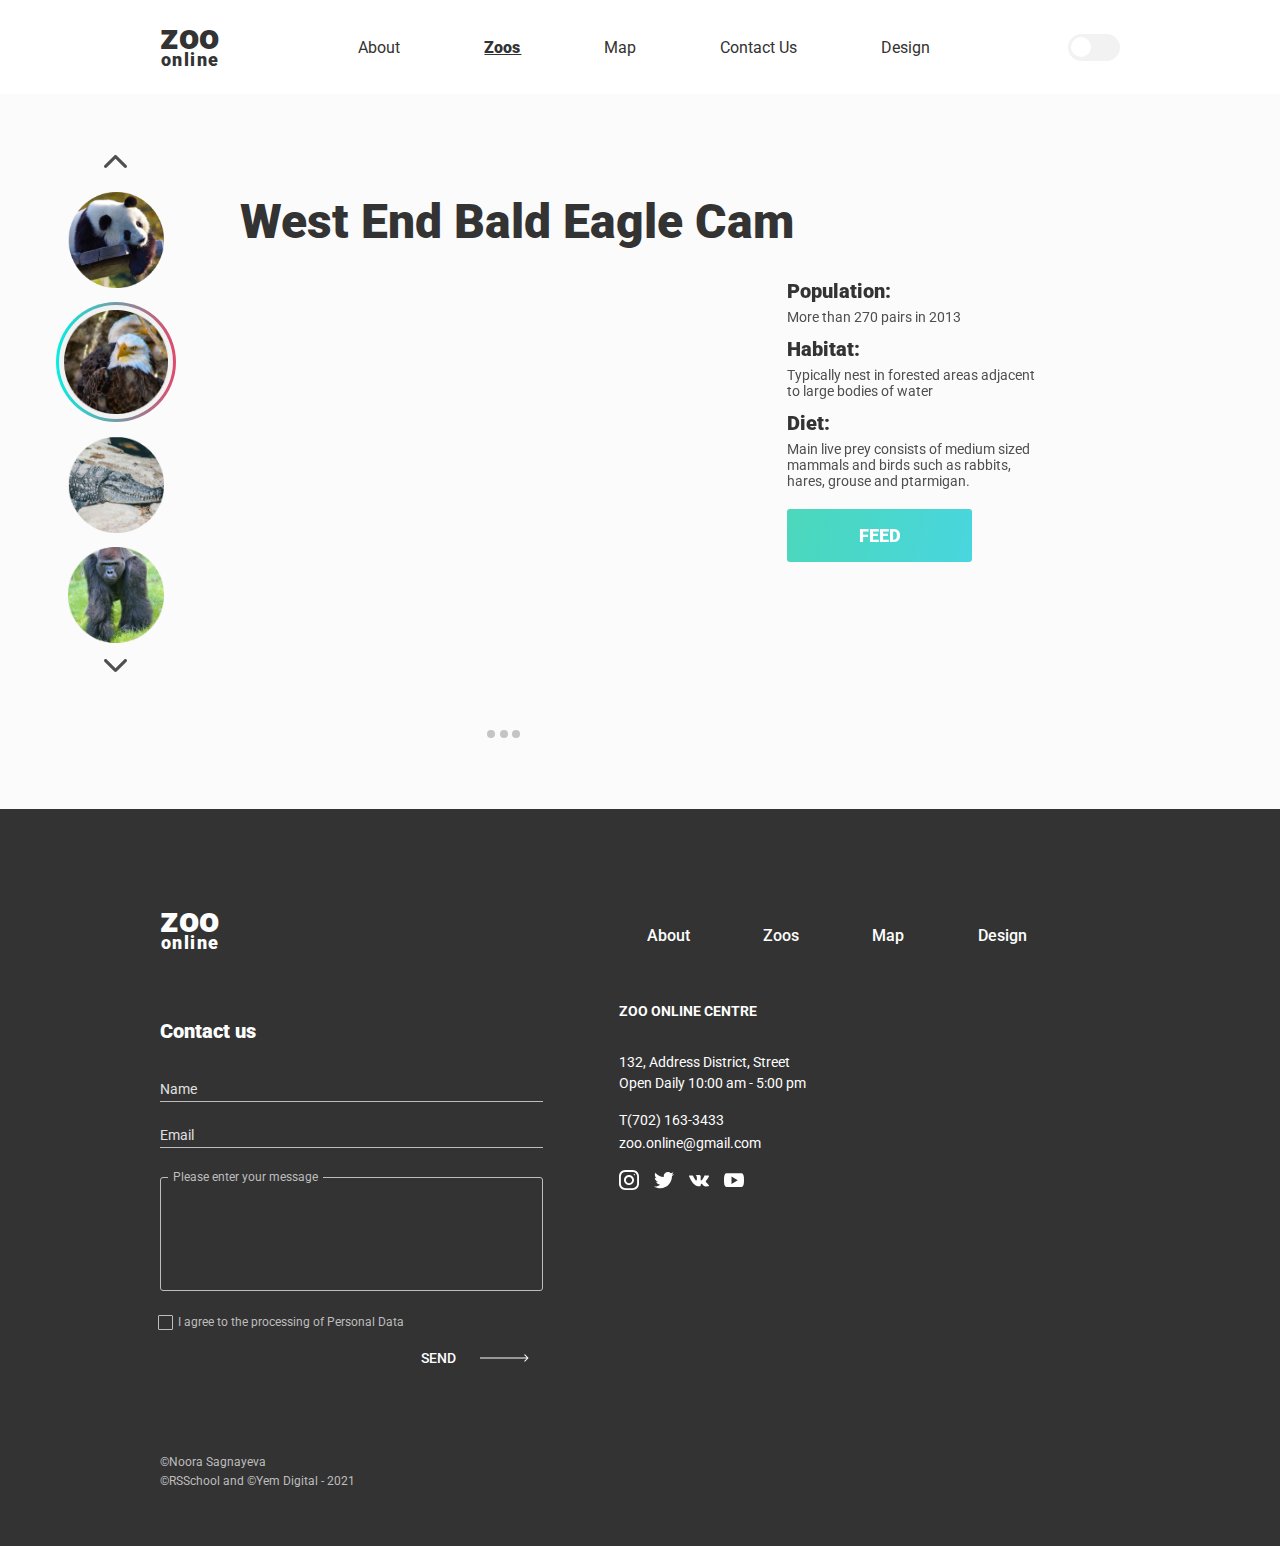
<file: pages/zoos/eagle.html>
<!DOCTYPE html>
<html lang="en" data-theme="light">
<head>
    <meta charset="UTF-8">
    <meta http-equiv="X-UA-Compatible" content="IE=edge">
    <meta name="viewport" content="width=device-width, initial-scale=1.0">
    <title>Eagle</title>
    <link rel="stylesheet" href="./zoos.css">
    <link rel="stylesheet" href="./eagle.css">
    <link href="https://fonts.googleapis.com/css2?family=Roboto:ital,wght@0,100;0,300;0,400;0,500;0,700;0,900;1,100;1,300;1,400;1,500;1,700;1,900&display=swap" rel="stylesheet">
</head>
<body>
    <div class="header-fill">
        <header>
            
            <div class="logo-container">
                <div class="zoo">
                    <a href="../../pages/main/index.html">zoo</a>
                </div>
                <div class="online">
                    <a href="../../pages/main/index.html">online</a> 
                </div>
            </div>
            <nav>
                <ul>
                    <li><a href="../../pages/main/index.html">About</a></li>
                    <li><a class="selected" href="#">Zoos</a></li>
                    <li><a href="../../pages/map/map.html">Map</a></li>
                    <li><a href="#footer">Contact Us</a></li>
                    <li><a href="https://www.figma.com/file/HKt5Nlx0jghQtJp6jW9q8F/zooApp?node-id=0%3A1" target="_blank">Design</a></li>
                </ul>
            </nav>
            <div class="tumbler-burger-container">
                <div class="tumbler-container">
                    <input type="checkbox" id="switch" name="theme" /><label for="switch"></label>
                </div>
                <div class="burger">
                    <svg width="40" height="21" viewBox="0 0 40 21" fill="none" xmlns="http://www.w3.org/2000/svg">
                        <line y1="1.5" x2="40" y2="1.5" stroke="#333333" stroke-width="3"/>
                        <line y1="10.5" x2="40" y2="10.5" stroke="#333333" stroke-width="3"/>
                        <line x1="7" y1="19.5" x2="40" y2="19.5" stroke="#333333" stroke-width="3"/>
                    </svg>      
                </div>
            </div>
        </header>
    </div>

    <main>
        <section class="zoos-fill">
            <div class="zoos-container">
                <aside>
                    <div class="slider-container">
                        <div class="btn prev">
                            <svg width="23" height="15" viewBox="0 0 23 15" fill="none" xmlns="http://www.w3.org/2000/svg">
                                <path d="M11.5001 0.944038C11.9123 0.944038 12.3244 1.10143 12.6387 
                                1.41555L22.5282 11.3051C23.1573 11.9342 23.1573 12.9542 22.5282 
                                13.5831C21.8993 14.2119 20.8796 14.2119 20.2504 13.5831L11.5001 
                                4.8322L2.74967 13.5827C2.12057 14.2116 1.1009 14.2116 0.472107 
                                13.5827C-0.157299 12.9539 -0.157299 11.9339 0.472107 
                                11.3048L10.3614 1.41524C10.6759 1.10107 11.088 0.944038 
                                11.5001 0.944038Z"/>
                            </svg>
                        </div>
                        <div class="slide-map-container" title="panda">
                            <div class="slide-map-white">
                                <div class="slide-map-pic">
                                    <img src="../../assets/images/Ellipse60.png" alt="panda">
                                </div>
                            </div>
                        </div>
                        <div class="slide-map-container active" title="eagle">
                            <div class="slide-map-white">
                                <div class="slide-map-pic">
                                    <img src="../../assets/images/Ellipse55.png" alt="eagle">
                                </div>
                            </div>
                        </div>
                        <div class="slide-map-container" title="crocodile">
                            <div class="slide-map-white">
                                <div class="slide-map-pic">
                                    <img src="../../assets/images/Ellipse58.png" alt="crocodile">
                                </div>
                            </div>
                        </div>
                        <div class="slide-map-container" title="gorilla">
                            <div class="slide-map-white">
                                <div class="slide-map-pic">
                                    <img src="../../assets/images/Ellipse53.png" alt="gorilla">
                                </div>
                            </div>
                        </div>
                        <div class="btn next">
                            <svg width="23" height="15" viewBox="0 0 23 15" fill="none" xmlns="http://www.w3.org/2000/svg">
                                <path d="M11.4999 14.056C11.0877 14.056 10.6756 13.8986 10.3613 
                                13.5845L0.471825 3.69487C-0.157275 3.06577 -0.157275 2.04579 
                                0.471825 1.41695C1.10067 0.788101 2.12045 0.788101 2.7496 
                                1.41695L11.4999 10.1678L20.2503 1.41725C20.8794 0.788407 
                                21.8991 0.788407 22.5279 1.41725C23.1573 2.0461 23.1573 
                                3.06608 22.5279 3.69518L12.6386 13.5848C12.3241 13.8989 
                                11.912 14.056 11.4999 14.056Z"/>
                            </svg>        
                        </div>
                    </div>
                </aside>

                <div class="zoos">
                    <title style="justify-content: flex-start;">West End Bald Eagle Cam</title>
                    <div class="zoos-content">
                        <div class="zoos-content-video">
                            <div class="video">
                                <iframe width="100%" height="100%" src="https://www.youtube.com/embed/RmmAzrAkKqI" title="YouTube video player" frameborder="0" allow="accelerometer; autoplay; clipboard-write; encrypted-media; gyroscope; picture-in-picture" allowfullscreen></iframe>
                            </div>
                            <div class="preview-container">
                                <div class="preview">
                                    <iframe width="100%" height="100%" src="https://www.youtube.com/embed/6zE6qcgTox8" title="YouTube video player" frameborder="0" allow="accelerometer; autoplay; clipboard-write; encrypted-media; gyroscope; picture-in-picture" allowfullscreen></iframe>
                                    <div class="plug"></div>
                                </div>
                                <div class="preview">
                                    <iframe width="100%" height="100%" src="https://www.youtube.com/embed/ClIOuDQX994" title="YouTube video player" frameborder="0" allow="accelerometer; autoplay; clipboard-write; encrypted-media; gyroscope; picture-in-picture" allowfullscreen></iframe>
                                    <div class="plug"></div>
                                </div>
                                <div class="preview">
                                    <iframe width="100%" height="100%" src="https://www.youtube.com/embed/bXAT934aRZA" title="YouTube video player" frameborder="0" allow="accelerometer; autoplay; clipboard-write; encrypted-media; gyroscope; picture-in-picture" allowfullscreen></iframe>
                                    <div class="plug"></div>
                                </div>
                                <div class="preview hidden">
                                    <iframe width="100%" height="100%" src="https://www.youtube.com/embed/6zE6qcgTox8" title="YouTube video player" frameborder="0" allow="accelerometer; autoplay; clipboard-write; encrypted-media; gyroscope; picture-in-picture" allowfullscreen></iframe>
                                    <div class="plug"></div>
                                </div>
                                <div class="preview hidden">
                                    <iframe width="100%" height="100%" src="https://www.youtube.com/embed/6zE6qcgTox8" title="YouTube video player" frameborder="0" allow="accelerometer; autoplay; clipboard-write; encrypted-media; gyroscope; picture-in-picture" allowfullscreen></iframe>
                                    <div class="plug"></div>
                                </div>
                                <div class="preview hidden">
                                    <iframe width="100%" height="100%" src="https://www.youtube.com/embed/6zE6qcgTox8" title="YouTube video player" frameborder="0" allow="accelerometer; autoplay; clipboard-write; encrypted-media; gyroscope; picture-in-picture" allowfullscreen></iframe>
                                    <div class="plug"></div>
                                </div>
                                <div class="preview hidden">
                                    <iframe width="100%" height="100%" src="https://www.youtube.com/embed/6zE6qcgTox8" title="YouTube video player" frameborder="0" allow="accelerometer; autoplay; clipboard-write; encrypted-media; gyroscope; picture-in-picture" allowfullscreen></iframe>
                                    <div class="plug"></div>
                                </div>
                            </div>
                            <div class="dots">
                                <div class="dot-container">
                                    <div class="dot"></div>
                                </div>
                                <div class="dot-container">
                                    <div class="dot"></div>
                                </div>
                                <div class="dot-container">
                                    <div class="dot"></div>
                                </div>
                            </div>

                        </div>
                        <div class="zoos-content-txt">
                            <div class="info-container">
                                <h5>Population:</h5>
                                <p>More than 270 pairs in 2013</p>
                                <h5>Habitat:</h5>
                                <p>Typically nest in forested areas adjacent to large bodies of water</p>
                                <h5>Diet:</h5>
                                <p>Main live prey consists of medium sized mammals and birds such as rabbits, hares, grouse and ptarmigan.
                                </p>
                            </div>
                            <div class="watching-online">
                                <div class="watching-text">
                                    <p>feed</p>
                                </div>
                            </div>
                            <h1>Online Zoo</h1>

                        </div>

                    </div>

                </div>

            </div>

        </section>
     
    </main>

    <footer id="footer">
        <div class="footer-container">
            <div class="footer-header">
                <div class="logo-container" title="Online Zoo, Yem Digital, Rolling Scopes School">
                    <div class="zoo">
                        <a href="#">zoo</a>
                    </div>
                    <div class="online">
                        <a href="#">online</a> 
                    </div>
                </div>
                <nav>
                    <ul>
                        <li><a href="../../pages/main/index.html">About</a></li>
                        <li><a href="#">Zoos</a></li>
                        <li><a href="../map/map.html">Map</a></li>
                        <li><a href="https://www.figma.com/file/HKt5Nlx0jghQtJp6jW9q8F/zooApp?node-id=0%3A1" target="_blank">Design</a></li>
                    </ul>
                </nav>
                <div class="watching-online">
                    <div class="watching-text">
                        <p>donate for volunteers</p>
                    </div>
                </div>
            </div>

            <div class="footer-main">
                <form action="">
                    <h3>Contact us</h3>
                    <input type="text" class="input" placeholder="Name" required>
                    <input type="email" class="input" placeholder="Email" required>
                    <fieldset>
                        <legend>Please enter your message</legend>
                        <!-- <label for="textarea">Please enter your message</label> -->
                        <textarea name="" id="textarea" cols="30" rows="10" maxlength="280" required></textarea>
                    </fieldset>
                    <input type="checkbox" class="custom-checkbox" id="checkbox" required>
                    <label for="checkbox">I agree to the processing of Personal Data</label>
                    <button type="submit">
                        <p>send</p>
                        <svg width="49" height="8" viewBox="0 0 49 8" fill="none" xmlns="http://www.w3.org/2000/svg">
                            <path d="M48.3536 4.35355C48.5488 4.15829 48.5488 3.84171 48.3536 3.64645L45.1716 0.464466C44.9763 
                            0.269204 44.6597 0.269204 44.4645 0.464466C44.2692 0.659728 44.2692 0.976311 44.4645 1.17157L47.2929 
                            4L44.4645 6.82843C44.2692 7.02369 44.2692 7.34027 44.4645 7.53553C44.6597 7.7308 44.9763 7.7308 45.1716 
                            7.53553L48.3536 4.35355ZM0 4.5L48 4.5V3.5L0 3.5L0 4.5Z"/>
                        </svg>     
                    </button>

                </form>
                <div class="contacts">
                    <h5>ZOO Online Centre</h5>
                    <div class="contacts-text-style address"><p>132, Address District, Street</p></div>
                    <div class="contacts-text-style working-time"><p>Open Daily 10:00 am - 5:00 pm</p></div>
                    <div class="contacts-text-style tel"><a href="tel:702-163-3433">T(702) 163-3433</a></div>
                    <div class="contacts-text-style email"><a href="mailto:zoo.online@gmail.com">zoo.online@gmail.com</a></div>
                    <div class="social-container">
                        <ul>
                            <li><a href="https://www.instagram.com/" target="_blank" >
                                <svg width="20" height="20" viewBox="0 0 20 20" fill="none" xmlns="http://www.w3.org/2000/svg">
                                    <path d="M13.75 0H6.25C2.79875 0 0 2.79875 0 6.25V13.75C0 17.2013 2.79875 20 6.25 20H13.75C17.2013 20 20 17.2013 
                                    20 13.75V6.25C20 2.79875 17.2013 0 13.75 0ZM18.125 13.75C18.125 16.1625 16.1625 18.125 13.75 18.125H6.25C3.8375 
                                    18.125 1.875 16.1625 1.875 13.75V6.25C1.875 3.8375 3.8375 1.875 6.25 1.875H13.75C16.1625 1.875 18.125 3.8375 
                                    18.125 6.25V13.75Z"/>
                                    <path d="M10 5C7.23875 5 5 7.23875 5 10C5 12.7613 7.23875 15 10 15C12.7613 15 15 12.7613 15 10C15 7.23875 
                                    12.7613 5 10 5ZM10 13.125C8.2775 13.125 6.875 11.7225 6.875 10C6.875 8.27625 8.2775 6.875 10 6.875C11.7225 
                                    6.875 13.125 8.27625 13.125 10C13.125 11.7225 11.7225 13.125 10 13.125Z"/>
                                    <path d="M15.3752 5.29148C15.7432 5.29148 16.0415 4.99319 16.0415 4.62523C16.0415 4.25727 
                                    15.7432 3.95898 15.3752 3.95898C15.0073 3.95898 14.709 4.25727 14.709 4.62523C14.709 
                                    4.99319 15.0073 5.29148 15.3752 5.29148Z"/>
                                </svg>        
                            </a></li>
                            <li><a href="https://twitter.com/" target="_blank">
                                <svg width="20" height="17" viewBox="0 0 20 17" fill="none" xmlns="http://www.w3.org/2000/svg">
                                    <path d="M20 1.92375C19.2563 2.25 18.4637 2.46625 17.6375 2.57125C18.4875 2.06375 19.1363 
                                    1.26625 19.4412 0.305C18.6488 0.7775 17.7738 1.11125 16.8412 1.2975C16.0887 0.49625 15.0162 
                                    0 13.8462 0C11.5763 0 9.74875 1.8425 9.74875 4.10125C9.74875 4.42625 9.77625 4.73875 9.84375 
                                    5.03625C6.435 4.87 3.41875 3.23625 1.3925 0.7475C1.03875 1.36125 0.83125 2.06375 0.83125 
                                    2.82C0.83125 4.24 1.5625 5.49875 2.6525 6.2275C1.99375 6.215 1.3475 6.02375 0.8 5.7225C0.8 
                                    5.735 0.8 5.75125 0.8 5.7675C0.8 7.76 2.22125 9.415 4.085 9.79625C3.75125 9.8875 3.3875 9.93125 
                                    3.01 9.93125C2.7475 9.93125 2.4825 9.91625 2.23375 9.86125C2.765 11.485 4.2725 12.6788 6.065 
                                    12.7175C4.67 13.8088 2.89875 14.4662 0.98125 14.4662C0.645 14.4662 0.3225 14.4513 0 14.41C1.81625 
                                    15.5813 3.96875 16.25 6.29 16.25C13.835 16.25 17.96 10 17.96 4.5825C17.96 4.40125 17.9538 4.22625 17.945 
                                    4.0525C18.7588 3.475 19.4425 2.75375 20 1.92375Z"/>
                                </svg>    
                            </a></li>
                            <li><a href="https://vk.com/" target="_blank">
                                <svg width="20" height="12" viewBox="0 0 20 12" fill="none" xmlns="http://www.w3.org/2000/svg">
                                    <path d="M19.8217 10.1784C19.768 10.0883 19.4355 9.36579 17.8353 7.88068C16.1602 6.32557 
                                    16.3852 6.57809 18.4029 3.88914C19.6317 2.25152 20.123 1.25145 19.9692 0.823916C19.823 
                                    0.416387 18.9192 0.523894 18.9192 0.523894L15.9139 0.541396C15.9139 0.541396 15.6914 
                                    0.511393 15.5252 0.610151C15.3639 0.707658 15.2601 0.932674 15.2601 0.932674C15.2601 
                                    0.932674 14.7839 2.20027 14.1488 3.27785C12.81 5.55176 12.2737 5.67177 12.0549 5.53051C11.5461 
                                    5.20174 11.6736 4.20792 11.6736 3.50286C11.6736 1.29895 12.0074 0.380134 11.0223 0.142616C10.6948 
                                    0.0638606 10.4548 0.0113567 9.61848 0.00260608C8.54591 -0.00864474 7.63709 0.00635635 7.1233 
                                    0.257625C6.78078 0.425137 6.51701 0.798915 6.67827 0.820166C6.87703 0.846418 7.32707 0.941425 
                                    7.56583 1.26645C7.87461 1.68523 7.86336 2.6278 7.86336 2.6278C7.86336 2.6278 8.04087 5.22174 
                                    7.44958 5.54426C7.0433 5.76553 6.487 5.31425 5.29317 3.25034C4.68187 2.19402 4.21934 1.02518 
                                    4.21934 1.02518C4.21934 1.02518 4.13058 0.807665 3.97182 0.691407C3.77931 0.550146 3.50929 
                                    0.505143 3.50929 0.505143L0.651577 0.522644C0.651577 0.522644 0.222795 0.535146 0.0652839 
                                    0.721409C-0.0747264 0.887671 0.054033 1.2302 0.054033 1.2302C0.054033 1.2302 2.2917 6.46433 
                                    4.82438 9.10327C7.1483 11.5222 9.786 11.3634 9.786 11.3634H10.9811C10.9811 11.3634 11.3424 
                                    11.3234 11.5261 11.1247C11.6961 10.9422 11.6899 10.5996 11.6899 10.5996C11.6899 10.5996 11.6661 
                                    8.99577 12.4112 8.7595C13.145 8.52698 14.0876 10.3096 15.0864 10.9959C15.8414 11.5147 16.4152 
                                    11.4009 16.4152 11.4009L19.0867 11.3634C19.0867 11.3634 20.4843 11.2772 19.8217 10.1784Z"/>
                                </svg>       
                            </a></li>
                            <li><a href="https://www.youtube.com/" target="_blank">
                                <svg width="20" height="14" viewBox="0 0 20 14" fill="none" xmlns="http://www.w3.org/2000/svg">
                                    <path d="M19.15 1.575C18.6075 0.61 18.0188 0.4325 16.82 0.365C15.6225 0.28375 12.6112 0.25 
                                    10.0025 0.25C7.38875 0.25 4.37625 0.28375 3.18 0.36375C1.98375 0.4325 1.39375 0.60875 0.84625 
                                    1.575C0.2875 2.53875 0 4.19875 0 7.12125C0 7.12375 0 7.125 0 7.125C0 7.1275 0 7.12875 0 
                                    7.12875V7.13125C0 10.0413 0.2875 11.7137 0.84625 12.6675C1.39375 13.6325 1.9825 13.8075 3.17875 
                                    13.8888C4.37625 13.9588 7.38875 14 10.0025 14C12.6112 14 15.6225 13.9587 16.8212 13.89C18.02 
                                    13.8087 18.6087 13.6338 19.1513 12.6688C19.715 11.715 20 10.0425 20 7.1325C20 7.1325 20 7.12875 
                                    20 7.12625C20 7.12625 20 7.12375 20 7.1225C20 4.19875 19.715 2.53875 19.15 1.575ZM7.5 
                                    10.875V3.375L13.75 7.125L7.5 10.875Z"/>
                                </svg>    
                            </a></li>
                        </ul>
                    </div>
                    
                </div>
            </div>
            <div class="footer-footer">
                <div class="footer-line"></div>
                <div class="copywrite">
                    <p>©Noora Sagnayeva</p>
                    <p>©RSSchool and ©Yem Digital - 2021</p>
                </div>
            </div>

        </div>
    </footer>

    <script src="../main/tumbler.js"></script>
    <script src="./zoos.js"></script>

</body>
</html>
</file>
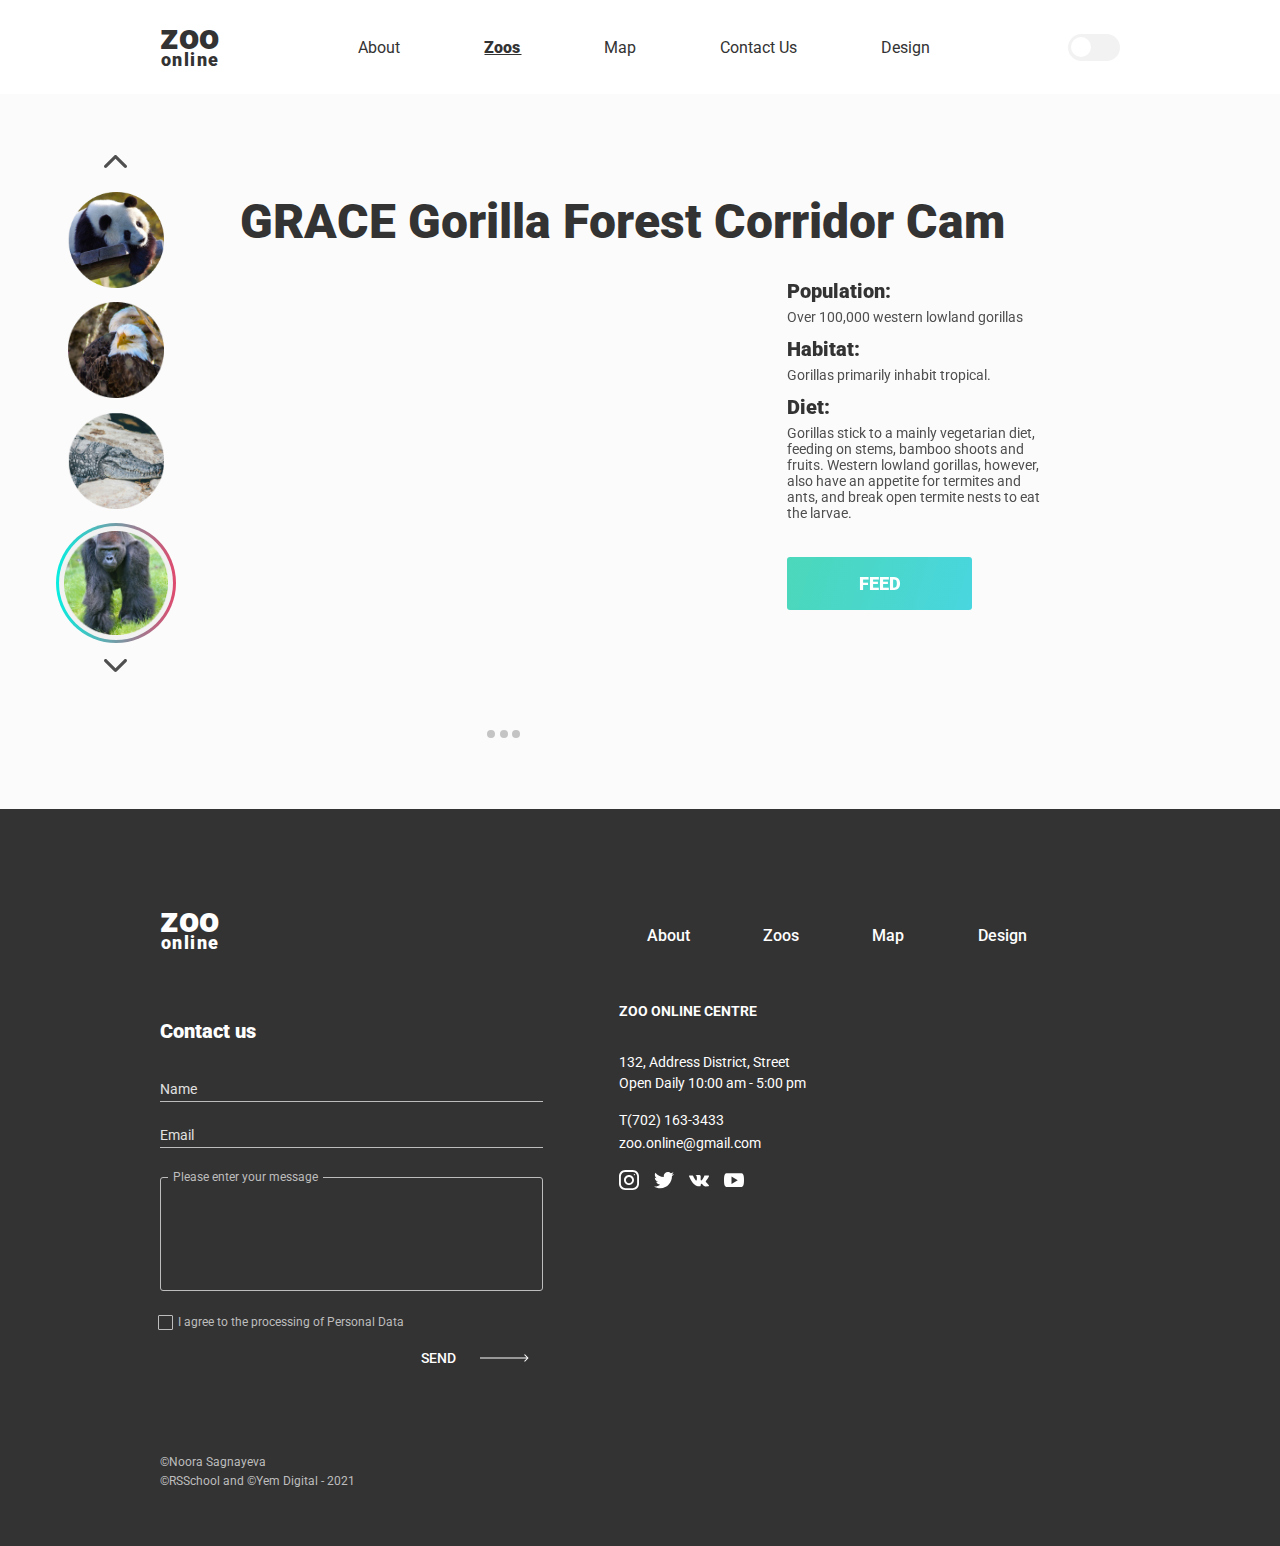
<file: pages/zoos/gorilla.html>
<!DOCTYPE html>
<html lang="en" data-theme="light">
<head>
    <meta charset="UTF-8">
    <meta http-equiv="X-UA-Compatible" content="IE=edge">
    <meta name="viewport" content="width=device-width, initial-scale=1.0">
    <title>Gorilla</title>
    <link rel="stylesheet" href="./zoos.css">
    <link rel="stylesheet" href="./gorilla.css">
    <link href="https://fonts.googleapis.com/css2?family=Roboto:ital,wght@0,100;0,300;0,400;0,500;0,700;0,900;1,100;1,300;1,400;1,500;1,700;1,900&display=swap" rel="stylesheet">
</head>
<body>
    <div class="header-fill">
        <header>
            
            <div class="logo-container">
                <div class="zoo">
                    <a href="../../pages/main/index.html">zoo</a>
                </div>
                <div class="online">
                    <a href="../../pages/main/index.html">online</a> 
                </div>
            </div>
            <nav>
                <ul>
                    <li><a href="../../pages/main/index.html">About</a></li>
                    <li><a class="selected" href="#">Zoos</a></li>
                    <li><a href="../../pages/map/map.html">Map</a></li>
                    <li><a href="#footer">Contact Us</a></li>
                    <li><a href="https://www.figma.com/file/HKt5Nlx0jghQtJp6jW9q8F/zooApp?node-id=0%3A1" target="_blank">Design</a></li>
                </ul>
            </nav>
            <div class="tumbler-burger-container">
                <div class="tumbler-container">
                    <input type="checkbox" id="switch" name="theme" /><label for="switch"></label>
                </div>
                <div class="burger">
                    <svg width="40" height="21" viewBox="0 0 40 21" fill="none" xmlns="http://www.w3.org/2000/svg">
                        <line y1="1.5" x2="40" y2="1.5" stroke="#333333" stroke-width="3"/>
                        <line y1="10.5" x2="40" y2="10.5" stroke="#333333" stroke-width="3"/>
                        <line x1="7" y1="19.5" x2="40" y2="19.5" stroke="#333333" stroke-width="3"/>
                    </svg>      
                </div>
            </div>
        </header>
    </div>

    <main>
        <section class="zoos-fill">
            <div class="zoos-container">
                <aside>
                    <div class="slider-container">
                        <div class="btn prev">
                            <svg width="23" height="15" viewBox="0 0 23 15" fill="none" xmlns="http://www.w3.org/2000/svg">
                                <path d="M11.5001 0.944038C11.9123 0.944038 12.3244 1.10143 12.6387 
                                1.41555L22.5282 11.3051C23.1573 11.9342 23.1573 12.9542 22.5282 
                                13.5831C21.8993 14.2119 20.8796 14.2119 20.2504 13.5831L11.5001 
                                4.8322L2.74967 13.5827C2.12057 14.2116 1.1009 14.2116 0.472107 
                                13.5827C-0.157299 12.9539 -0.157299 11.9339 0.472107 
                                11.3048L10.3614 1.41524C10.6759 1.10107 11.088 0.944038 
                                11.5001 0.944038Z"/>
                            </svg>
                        </div>
                        <div class="slide-map-container" title="panda">
                            <div class="slide-map-white">
                                <div class="slide-map-pic">
                                    <img src="../../assets/images/Ellipse60.png" alt="panda">
                                </div>
                            </div>
                        </div>
                        <div class="slide-map-container" title="eagle">
                            <div class="slide-map-white">
                                <div class="slide-map-pic">
                                    <img src="../../assets/images/Ellipse55.png" alt="eagle">
                                </div>
                            </div>
                        </div>
                        <div class="slide-map-container" title="crocodile">
                            <div class="slide-map-white">
                                <div class="slide-map-pic">
                                    <img src="../../assets/images/Ellipse58.png" alt="crocodile">
                                </div>
                            </div>
                        </div>
                        <div class="slide-map-container active" title="gorilla">
                            <div class="slide-map-white">
                                <div class="slide-map-pic">
                                    <img src="../../assets/images/Ellipse53.png" alt="gorilla">
                                </div>
                            </div>
                        </div>
                        <div class="btn next">
                            <svg width="23" height="15" viewBox="0 0 23 15" fill="none" xmlns="http://www.w3.org/2000/svg">
                                <path d="M11.4999 14.056C11.0877 14.056 10.6756 13.8986 10.3613 
                                13.5845L0.471825 3.69487C-0.157275 3.06577 -0.157275 2.04579 
                                0.471825 1.41695C1.10067 0.788101 2.12045 0.788101 2.7496 
                                1.41695L11.4999 10.1678L20.2503 1.41725C20.8794 0.788407 
                                21.8991 0.788407 22.5279 1.41725C23.1573 2.0461 23.1573 
                                3.06608 22.5279 3.69518L12.6386 13.5848C12.3241 13.8989 
                                11.912 14.056 11.4999 14.056Z"/>
                            </svg>        
                        </div>
                    </div>
                </aside>

                <div class="zoos">
                    <title style="justify-content: flex-start;">GRACE Gorilla Forest Corridor Cam</title>
                    <div class="zoos-content">
                        <div class="zoos-content-video">
                            <div class="video">
                                <iframe width="100%" height="100%" src="https://www.youtube.com/embed/rgXWDk7rh4w" title="YouTube video player" frameborder="0" allow="accelerometer; autoplay; clipboard-write; encrypted-media; gyroscope; picture-in-picture" allowfullscreen></iframe>
                            </div>
                            <div class="preview-container">
                                <div class="preview">
                                    <iframe width="100%" height="100%" src="https://www.youtube.com/embed/0P3w8mHiVy0" title="YouTube video player" frameborder="0" allow="accelerometer; autoplay; clipboard-write; encrypted-media; gyroscope; picture-in-picture" allowfullscreen></iframe>
                                    <div class="plug"></div>
                                </div>
                                <div class="preview">
                                    <iframe width="100%" height="100%" src="https://www.youtube.com/embed/_Gz5AG5O1xQ" title="YouTube video player" frameborder="0" allow="accelerometer; autoplay; clipboard-write; encrypted-media; gyroscope; picture-in-picture" allowfullscreen></iframe>
                                    <div class="plug"></div>
                                </div>
                                <div class="preview">
                                    <iframe width="100%" height="100%" src="https://www.youtube.com/embed/CVV4XUSvF58" title="YouTube video player" frameborder="0" allow="accelerometer; autoplay; clipboard-write; encrypted-media; gyroscope; picture-in-picture" allowfullscreen></iframe>
                                    <div class="plug"></div>
                                </div>
                                <div class="preview hidden">
                                    <iframe width="100%" height="100%" src="https://www.youtube.com/embed/R7QNDmhGwDg" title="YouTube video player" frameborder="0" allow="accelerometer; autoplay; clipboard-write; encrypted-media; gyroscope; picture-in-picture" allowfullscreen></iframe>
                                    <div class="plug"></div>
                                </div>
                                <div class="preview hidden">
                                    <iframe width="100%" height="100%" src="https://www.youtube.com/embed/CVV4XUSvF58" title="YouTube video player" frameborder="0" allow="accelerometer; autoplay; clipboard-write; encrypted-media; gyroscope; picture-in-picture" allowfullscreen></iframe>
                                    <div class="plug"></div>
                                </div>
                                <div class="preview hidden">
                                    <iframe width="100%" height="100%" src="https://www.youtube.com/embed/CVV4XUSvF58" title="YouTube video player" frameborder="0" allow="accelerometer; autoplay; clipboard-write; encrypted-media; gyroscope; picture-in-picture" allowfullscreen></iframe>
                                    <div class="plug"></div>
                                </div>
                                <div class="preview hidden">
                                    <iframe width="100%" height="100%" src="https://www.youtube.com/embed/CVV4XUSvF58" title="YouTube video player" frameborder="0" allow="accelerometer; autoplay; clipboard-write; encrypted-media; gyroscope; picture-in-picture" allowfullscreen></iframe>
                                    <div class="plug"></div>
                                </div>
                            </div>
                            <div class="dots">
                                <div class="dot-container">
                                    <div class="dot"></div>
                                </div>
                                <div class="dot-container">
                                    <div class="dot"></div>
                                </div>
                                <div class="dot-container">
                                    <div class="dot"></div>
                                </div>
                            </div>

                        </div>
                        <div class="zoos-content-txt">
                            <div class="info-container">
                                <h5>Population:</h5>
                                <p>Over 100,000 western lowland gorillas</p>
                                <h5>Habitat:</h5>
                                <p>Gorillas primarily inhabit tropical.</p>
                                <h5>Diet:</h5>
                                <p>Gorillas stick to a mainly vegetarian diet, feeding on stems, bamboo shoots and fruits. Western lowland gorillas, however, also have an appetite for termites and ants, and break open termite nests to eat the larvae.
                                </p>
                            </div>
                            <div class="watching-online">
                                <div class="watching-text">
                                    <p>feed</p>
                                </div>
                            </div>

                        </div>

                    </div>

                </div>

            </div>

        </section>
     
    </main>

    <footer id="footer">
        <div class="footer-container">
            <div class="footer-header">
                <div class="logo-container" title="Online Zoo, Yem Digital, Rolling Scopes School">
                    <div class="zoo">
                        <a href="#">zoo</a>
                    </div>
                    <div class="online">
                        <a href="#">online</a> 
                    </div>
                </div>
                <nav>
                    <ul>
                        <li><a href="../../pages/main/index.html">About</a></li>
                        <li><a href="#">Zoos</a></li>
                        <li><a href="../map/map.html">Map</a></li>
                        <li><a href="https://www.figma.com/file/HKt5Nlx0jghQtJp6jW9q8F/zooApp?node-id=0%3A1" target="_blank">Design</a></li>
                    </ul>
                </nav>
                <div class="watching-online">
                    <div class="watching-text">
                        <p>donate for volunteers</p>
                    </div>
                </div>
                <h1>Online Zoo</h1>
            </div>

            <div class="footer-main">
                <form action="">
                    <h3>Contact us</h3>
                    <input type="text" class="input" placeholder="Name" required>
                    <input type="email" class="input" placeholder="Email" required>
                    <fieldset>
                        <legend>Please enter your message</legend>
                        <!-- <label for="textarea">Please enter your message</label> -->
                        <textarea name="" id="textarea" cols="30" rows="10" maxlength="280" required></textarea>
                    </fieldset>
                    <input type="checkbox" class="custom-checkbox" id="checkbox" required>
                    <label for="checkbox">I agree to the processing of Personal Data</label>
                    <button type="submit">
                        <p>send</p>
                        <svg width="49" height="8" viewBox="0 0 49 8" fill="none" xmlns="http://www.w3.org/2000/svg">
                            <path d="M48.3536 4.35355C48.5488 4.15829 48.5488 3.84171 48.3536 3.64645L45.1716 0.464466C44.9763 
                            0.269204 44.6597 0.269204 44.4645 0.464466C44.2692 0.659728 44.2692 0.976311 44.4645 1.17157L47.2929 
                            4L44.4645 6.82843C44.2692 7.02369 44.2692 7.34027 44.4645 7.53553C44.6597 7.7308 44.9763 7.7308 45.1716 
                            7.53553L48.3536 4.35355ZM0 4.5L48 4.5V3.5L0 3.5L0 4.5Z"/>
                        </svg>     
                    </button>

                </form>
                <div class="contacts">
                    <h5>ZOO Online Centre</h5>
                    <div class="contacts-text-style address"><p>132, Address District, Street</p></div>
                    <div class="contacts-text-style working-time"><p>Open Daily 10:00 am - 5:00 pm</p></div>
                    <div class="contacts-text-style tel"><a href="tel:702-163-3433">T(702) 163-3433</a></div>
                    <div class="contacts-text-style email"><a href="mailto:zoo.online@gmail.com">zoo.online@gmail.com</a></div>
                    <div class="social-container">
                        <ul>
                            <li><a href="https://www.instagram.com/" target="_blank" >
                                <svg width="20" height="20" viewBox="0 0 20 20" fill="none" xmlns="http://www.w3.org/2000/svg">
                                    <path d="M13.75 0H6.25C2.79875 0 0 2.79875 0 6.25V13.75C0 17.2013 2.79875 20 6.25 20H13.75C17.2013 20 20 17.2013 
                                    20 13.75V6.25C20 2.79875 17.2013 0 13.75 0ZM18.125 13.75C18.125 16.1625 16.1625 18.125 13.75 18.125H6.25C3.8375 
                                    18.125 1.875 16.1625 1.875 13.75V6.25C1.875 3.8375 3.8375 1.875 6.25 1.875H13.75C16.1625 1.875 18.125 3.8375 
                                    18.125 6.25V13.75Z"/>
                                    <path d="M10 5C7.23875 5 5 7.23875 5 10C5 12.7613 7.23875 15 10 15C12.7613 15 15 12.7613 15 10C15 7.23875 
                                    12.7613 5 10 5ZM10 13.125C8.2775 13.125 6.875 11.7225 6.875 10C6.875 8.27625 8.2775 6.875 10 6.875C11.7225 
                                    6.875 13.125 8.27625 13.125 10C13.125 11.7225 11.7225 13.125 10 13.125Z"/>
                                    <path d="M15.3752 5.29148C15.7432 5.29148 16.0415 4.99319 16.0415 4.62523C16.0415 4.25727 
                                    15.7432 3.95898 15.3752 3.95898C15.0073 3.95898 14.709 4.25727 14.709 4.62523C14.709 
                                    4.99319 15.0073 5.29148 15.3752 5.29148Z"/>
                                </svg>        
                            </a></li>
                            <li><a href="https://twitter.com/" target="_blank">
                                <svg width="20" height="17" viewBox="0 0 20 17" fill="none" xmlns="http://www.w3.org/2000/svg">
                                    <path d="M20 1.92375C19.2563 2.25 18.4637 2.46625 17.6375 2.57125C18.4875 2.06375 19.1363 
                                    1.26625 19.4412 0.305C18.6488 0.7775 17.7738 1.11125 16.8412 1.2975C16.0887 0.49625 15.0162 
                                    0 13.8462 0C11.5763 0 9.74875 1.8425 9.74875 4.10125C9.74875 4.42625 9.77625 4.73875 9.84375 
                                    5.03625C6.435 4.87 3.41875 3.23625 1.3925 0.7475C1.03875 1.36125 0.83125 2.06375 0.83125 
                                    2.82C0.83125 4.24 1.5625 5.49875 2.6525 6.2275C1.99375 6.215 1.3475 6.02375 0.8 5.7225C0.8 
                                    5.735 0.8 5.75125 0.8 5.7675C0.8 7.76 2.22125 9.415 4.085 9.79625C3.75125 9.8875 3.3875 9.93125 
                                    3.01 9.93125C2.7475 9.93125 2.4825 9.91625 2.23375 9.86125C2.765 11.485 4.2725 12.6788 6.065 
                                    12.7175C4.67 13.8088 2.89875 14.4662 0.98125 14.4662C0.645 14.4662 0.3225 14.4513 0 14.41C1.81625 
                                    15.5813 3.96875 16.25 6.29 16.25C13.835 16.25 17.96 10 17.96 4.5825C17.96 4.40125 17.9538 4.22625 17.945 
                                    4.0525C18.7588 3.475 19.4425 2.75375 20 1.92375Z"/>
                                </svg>    
                            </a></li>
                            <li><a href="https://vk.com/" target="_blank">
                                <svg width="20" height="12" viewBox="0 0 20 12" fill="none" xmlns="http://www.w3.org/2000/svg">
                                    <path d="M19.8217 10.1784C19.768 10.0883 19.4355 9.36579 17.8353 7.88068C16.1602 6.32557 
                                    16.3852 6.57809 18.4029 3.88914C19.6317 2.25152 20.123 1.25145 19.9692 0.823916C19.823 
                                    0.416387 18.9192 0.523894 18.9192 0.523894L15.9139 0.541396C15.9139 0.541396 15.6914 
                                    0.511393 15.5252 0.610151C15.3639 0.707658 15.2601 0.932674 15.2601 0.932674C15.2601 
                                    0.932674 14.7839 2.20027 14.1488 3.27785C12.81 5.55176 12.2737 5.67177 12.0549 5.53051C11.5461 
                                    5.20174 11.6736 4.20792 11.6736 3.50286C11.6736 1.29895 12.0074 0.380134 11.0223 0.142616C10.6948 
                                    0.0638606 10.4548 0.0113567 9.61848 0.00260608C8.54591 -0.00864474 7.63709 0.00635635 7.1233 
                                    0.257625C6.78078 0.425137 6.51701 0.798915 6.67827 0.820166C6.87703 0.846418 7.32707 0.941425 
                                    7.56583 1.26645C7.87461 1.68523 7.86336 2.6278 7.86336 2.6278C7.86336 2.6278 8.04087 5.22174 
                                    7.44958 5.54426C7.0433 5.76553 6.487 5.31425 5.29317 3.25034C4.68187 2.19402 4.21934 1.02518 
                                    4.21934 1.02518C4.21934 1.02518 4.13058 0.807665 3.97182 0.691407C3.77931 0.550146 3.50929 
                                    0.505143 3.50929 0.505143L0.651577 0.522644C0.651577 0.522644 0.222795 0.535146 0.0652839 
                                    0.721409C-0.0747264 0.887671 0.054033 1.2302 0.054033 1.2302C0.054033 1.2302 2.2917 6.46433 
                                    4.82438 9.10327C7.1483 11.5222 9.786 11.3634 9.786 11.3634H10.9811C10.9811 11.3634 11.3424 
                                    11.3234 11.5261 11.1247C11.6961 10.9422 11.6899 10.5996 11.6899 10.5996C11.6899 10.5996 11.6661 
                                    8.99577 12.4112 8.7595C13.145 8.52698 14.0876 10.3096 15.0864 10.9959C15.8414 11.5147 16.4152 
                                    11.4009 16.4152 11.4009L19.0867 11.3634C19.0867 11.3634 20.4843 11.2772 19.8217 10.1784Z"/>
                                </svg>       
                            </a></li>
                            <li><a href="https://www.youtube.com/" target="_blank">
                                <svg width="20" height="14" viewBox="0 0 20 14" fill="none" xmlns="http://www.w3.org/2000/svg">
                                    <path d="M19.15 1.575C18.6075 0.61 18.0188 0.4325 16.82 0.365C15.6225 0.28375 12.6112 0.25 
                                    10.0025 0.25C7.38875 0.25 4.37625 0.28375 3.18 0.36375C1.98375 0.4325 1.39375 0.60875 0.84625 
                                    1.575C0.2875 2.53875 0 4.19875 0 7.12125C0 7.12375 0 7.125 0 7.125C0 7.1275 0 7.12875 0 
                                    7.12875V7.13125C0 10.0413 0.2875 11.7137 0.84625 12.6675C1.39375 13.6325 1.9825 13.8075 3.17875 
                                    13.8888C4.37625 13.9588 7.38875 14 10.0025 14C12.6112 14 15.6225 13.9587 16.8212 13.89C18.02 
                                    13.8087 18.6087 13.6338 19.1513 12.6688C19.715 11.715 20 10.0425 20 7.1325C20 7.1325 20 7.12875 
                                    20 7.12625C20 7.12625 20 7.12375 20 7.1225C20 4.19875 19.715 2.53875 19.15 1.575ZM7.5 
                                    10.875V3.375L13.75 7.125L7.5 10.875Z"/>
                                </svg>    
                            </a></li>
                        </ul>
                    </div>
                    
                </div>
            </div>
            <div class="footer-footer">
                <div class="footer-line"></div>
                <div class="copywrite">
                    <p>©Noora Sagnayeva</p>
                    <p>©RSSchool and ©Yem Digital - 2021</p>
                </div>
            </div>

        </div>
    </footer>

    <script src="../main/tumbler.js"></script>
    <script src="./zoos.js"></script>

</body>
</html>
</file>
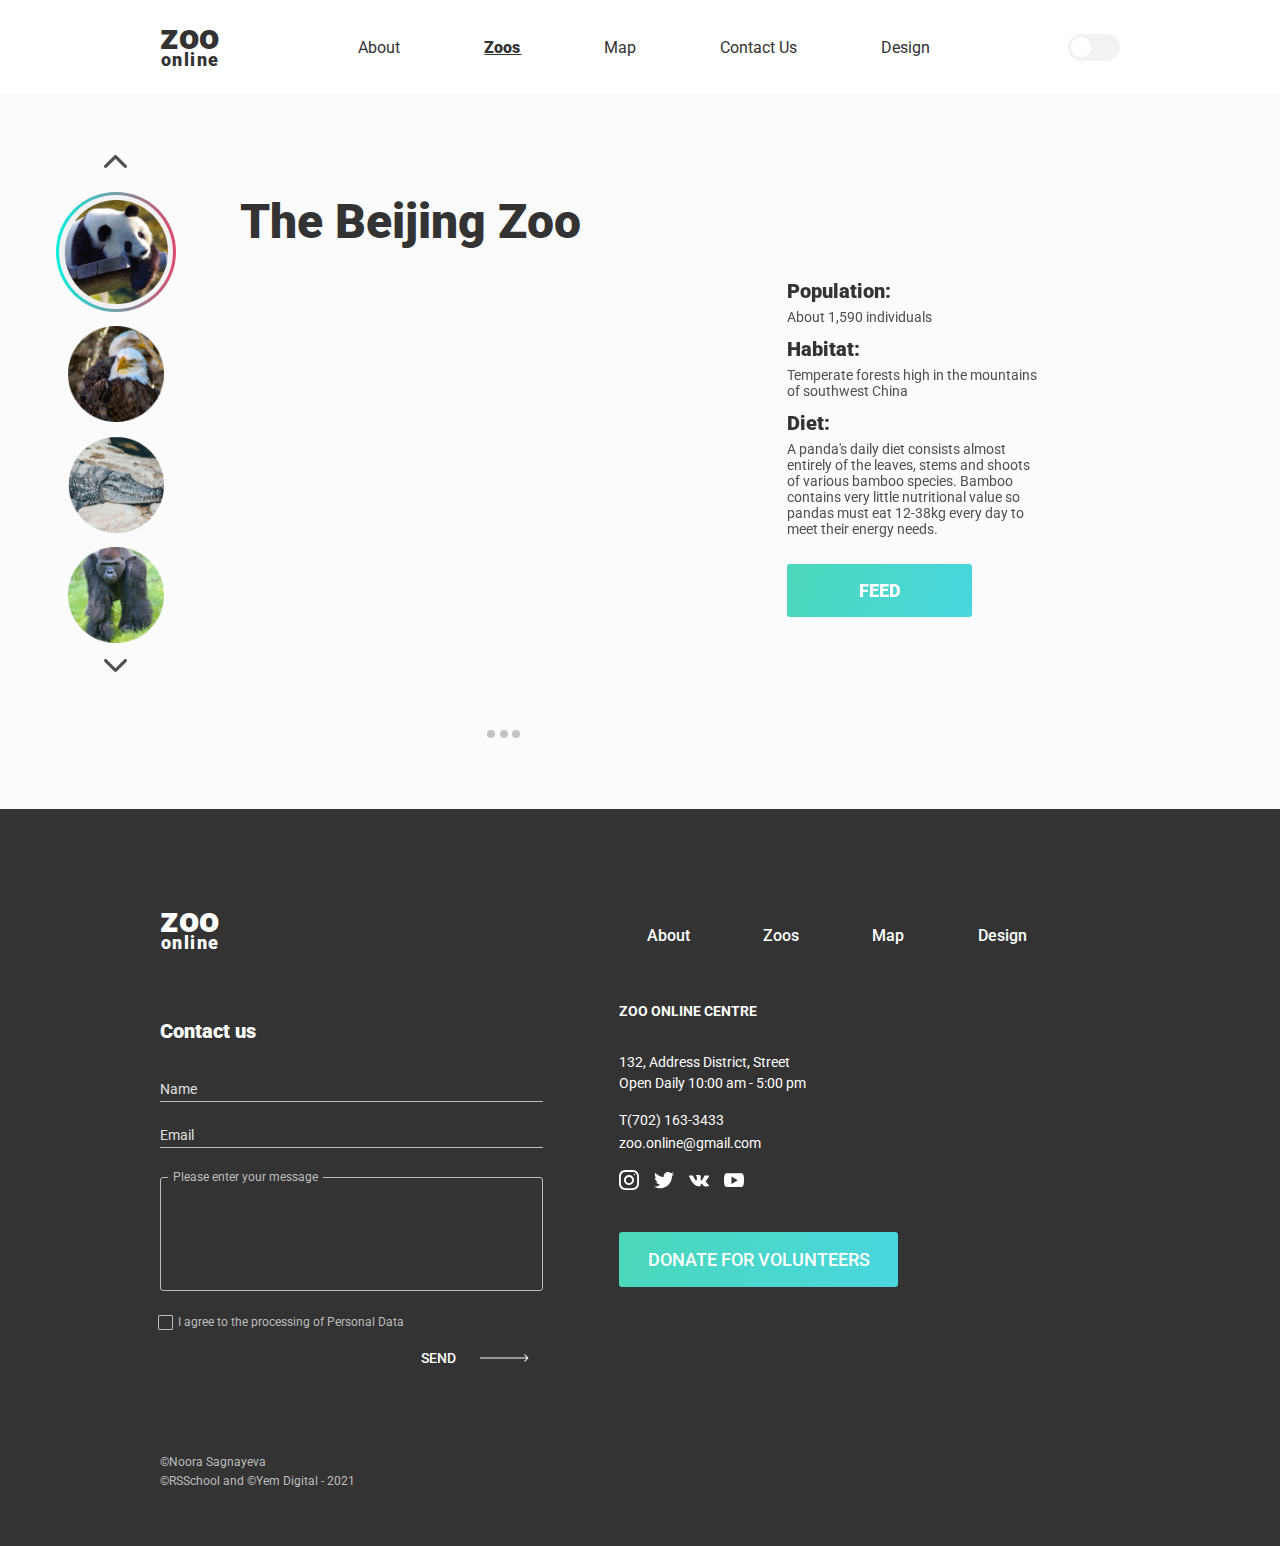
<file: pages/zoos/panda.html>
<!DOCTYPE html>
<html lang="en" data-theme="light">
<head>
    <meta charset="UTF-8">
    <meta http-equiv="X-UA-Compatible" content="IE=edge">
    <meta name="viewport" content="width=device-width, initial-scale=1.0">
    <title>Panda</title>
    <link rel="stylesheet" href="./zoos.css">
    <link rel="stylesheet" href="./panda.css">
    <link href="https://fonts.googleapis.com/css2?family=Roboto:ital,wght@0,100;0,300;0,400;0,500;0,700;0,900;1,100;1,300;1,400;1,500;1,700;1,900&display=swap" rel="stylesheet">
</head>
<body>
    <div class="header-fill">
        <header>
            
            <div class="logo-container">
                <div class="zoo">
                    <a href="../../pages/main/index.html">zoo</a>
                </div>
                <div class="online">
                    <a href="../../pages/main/index.html">online</a> 
                </div>
            </div>
            <nav>
                <ul>
                    <li><a href="../../pages/main/index.html">About</a></li>
                    <li><a class="selected" href="#">Zoos</a></li>
                    <li><a href="../../pages/map/map.html">Map</a></li>
                    <li><a href="#footer">Contact Us</a></li>
                    <li><a href="https://www.figma.com/file/HKt5Nlx0jghQtJp6jW9q8F/zooApp?node-id=0%3A1" target="_blank">Design</a></li>
                </ul>
            </nav>
            <div class="tumbler-burger-container">
                <div class="tumbler-container">
                    <input type="checkbox" id="switch" name="theme" /><label for="switch"></label>
                </div>
                <div class="burger">
                    <svg width="40" height="21" viewBox="0 0 40 21" fill="none" xmlns="http://www.w3.org/2000/svg">
                        <line y1="1.5" x2="40" y2="1.5" stroke="#333333" stroke-width="3"/>
                        <line y1="10.5" x2="40" y2="10.5" stroke="#333333" stroke-width="3"/>
                        <line x1="7" y1="19.5" x2="40" y2="19.5" stroke="#333333" stroke-width="3"/>
                    </svg>      
                </div>
            </div>
        </header>
    </div>

    <main>
        <section class="zoos-fill">
            <div class="zoos-container">
                <aside>
                    <div class="slider-container">
                        <div class="btn prev">
                            <svg width="23" height="15" viewBox="0 0 23 15" fill="none" xmlns="http://www.w3.org/2000/svg">
                                <path d="M11.5001 0.944038C11.9123 0.944038 12.3244 1.10143 12.6387 
                                1.41555L22.5282 11.3051C23.1573 11.9342 23.1573 12.9542 22.5282 
                                13.5831C21.8993 14.2119 20.8796 14.2119 20.2504 13.5831L11.5001 
                                4.8322L2.74967 13.5827C2.12057 14.2116 1.1009 14.2116 0.472107 
                                13.5827C-0.157299 12.9539 -0.157299 11.9339 0.472107 
                                11.3048L10.3614 1.41524C10.6759 1.10107 11.088 0.944038 
                                11.5001 0.944038Z"/>
                            </svg>
                        </div>
                        <div class="slide-map-container active" title="panda">
                            <div class="slide-map-white">
                                <div class="slide-map-pic">
                                    <img src="../../assets/images/Ellipse60.png" alt="panda">
                                </div>
                            </div>
                        </div>
                        <div class="slide-map-container" title="eagle">
                            <div class="slide-map-white">
                                <div class="slide-map-pic">
                                    <img src="../../assets/images/Ellipse55.png" alt="eagle">
                                </div>
                            </div>
                        </div>
                        <div class="slide-map-container" title="crocodile">
                            <div class="slide-map-white">
                                <div class="slide-map-pic">
                                    <img src="../../assets/images/Ellipse58.png" alt="crocodile">
                                </div>
                            </div>
                        </div>
                        <div class="slide-map-container" title="gorilla">
                            <div class="slide-map-white">
                                <div class="slide-map-pic">
                                    <img src="../../assets/images/Ellipse53.png" alt="gorilla">
                                </div>
                            </div>
                        </div>
                        <div class="btn next">
                            <svg width="23" height="15" viewBox="0 0 23 15" fill="none" xmlns="http://www.w3.org/2000/svg">
                                <path d="M11.4999 14.056C11.0877 14.056 10.6756 13.8986 10.3613 
                                13.5845L0.471825 3.69487C-0.157275 3.06577 -0.157275 2.04579 
                                0.471825 1.41695C1.10067 0.788101 2.12045 0.788101 2.7496 
                                1.41695L11.4999 10.1678L20.2503 1.41725C20.8794 0.788407 
                                21.8991 0.788407 22.5279 1.41725C23.1573 2.0461 23.1573 
                                3.06608 22.5279 3.69518L12.6386 13.5848C12.3241 13.8989 
                                11.912 14.056 11.4999 14.056Z"/>
                            </svg>        
                        </div>
                    </div>
                </aside>

                <div class="zoos">
                    <title style="justify-content: flex-start;">The Beijing Zoo</title>
                    <div class="zoos-content">
                        <div class="zoos-content-video">
                            <div class="video">
                                <iframe width="100%" height="100%" 
                                    src="https://www.youtube.com/embed/OObOQ2GElhA" 
                                    title="YouTube video player" frameborder="0" 
                                    allow="accelerometer; autoplay; clipboard-write; encrypted-media; gyroscope; picture-in-picture" 
                                    allowfullscreen>
                                </iframe>
                            </div>
                            <div class="preview-container">
                                <div class="preview prewiew1">
                                    <iframe width="100%" height="100%" src="https://www.youtube.com/embed/65JHo3Cy2tY" title="YouTube video player" 
                                        frameborder="0" allow="accelerometer; autoplay; clipboard-write; encrypted-media; gyroscope; picture-in-picture" 
                                        allowfullscreen>
                                    </iframe>
                                    <div class="plug"></div>
                                </div>
                                <div class="preview prewiew2">
                                    <iframe width="100%" height="100%" src="https://www.youtube.com/embed/wPTN0Wfgjg0" title="YouTube video player" 
                                        frameborder="0" allow="accelerometer; autoplay; clipboard-write; encrypted-media; gyroscope; picture-in-picture" 
                                        allowfullscreen>
                                    </iframe>
                                    <div class="plug"></div>
                                </div>
                                <div class="preview prewiew3">
                                    <iframe width="100%" height="100%" src="https://www.youtube.com/embed/yYp_Shk7XcI" title="YouTube video player" 
                                        frameborder="0" allow="accelerometer; autoplay; clipboard-write; encrypted-media; gyroscope; picture-in-picture" 
                                        allowfullscreen>
                                    </iframe>
                                    <div class="plug"></div>
                                </div>
                                <div class="preview prewiew4 hidden">
                                    <iframe width="100%" height="100%" src="https://www.youtube.com/embed/sGF6bOi1NfA" title="YouTube video player" 
                                        frameborder="0" allow="accelerometer; autoplay; clipboard-write; encrypted-media; gyroscope; picture-in-picture" 
                                        allowfullscreen>
                                    </iframe>
                                    <div class="plug"></div>
                                </div>
                                <div class="preview prewiew5 hidden">
                                    <iframe width="100%" height="100%" src="https://www.youtube.com/embed/AhbCYVILusc" title="YouTube video player" 
                                        frameborder="0" allow="accelerometer; autoplay; clipboard-write; encrypted-media; gyroscope; picture-in-picture" 
                                        allowfullscreen>
                                    </iframe>
                                    <div class="plug"></div>
                                </div>
                                <div class="preview prewiew6 hidden">
                                    <iframe width="100%" height="100%" src="https://www.youtube.com/embed/5ZDG6op_qqg" title="YouTube video player" 
                                        frameborder="0" allow="accelerometer; autoplay; clipboard-write; encrypted-media; gyroscope; picture-in-picture" 
                                        allowfullscreen>
                                    </iframe>
                                    <div class="plug"></div>
                                </div>
                                <div class="preview prewiew7 hidden">
                                    <iframe width="100%" height="100%" src="https://www.youtube.com/embed/TYM2597Hmgk" title="YouTube video player" 
                                        frameborder="0" allow="accelerometer; autoplay; clipboard-write; encrypted-media; gyroscope; picture-in-picture" 
                                        allowfullscreen>
                                    </iframe>
                                    <div class="plug"></div>
                                </div>
                            </div>
                            <div class="dots">
                                <div class="dot-container">
                                    <div class="dot"></div>
                                </div>
                                <div class="dot-container">
                                    <div class="dot"></div>
                                </div>
                                <div class="dot-container">
                                    <div class="dot"></div>
                                </div>
                            </div>

                        </div>
                        <div class="zoos-content-txt">
                            <div class="info-container">
                                <h5>Population:</h5>
                                <p>About 1,590 individuals</p>
                                <h5>Habitat:</h5>
                                <p>Temperate forests high in the mountains of southwest China</p>
                                <h5>Diet:</h5>
                                <p>A panda's daily diet consists almost entirely 
                                    of the leaves, stems and shoots of various 
                                    bamboo species. Bamboo contains very little 
                                    nutritional value so pandas must eat 12-38kg 
                                    every day to meet their energy needs.
                                </p>
                            </div>
                            <div class="watching-online">
                                <div class="watching-text">
                                    <p>feed</p>
                                </div>
                            </div>
                            <h1>Online Zoo</h1>

                        </div>

                    </div>

                </div>

            </div>

        </section>
     
    </main>

    <footer id="footer">
        <div class="footer-container">
            <div class="footer-header">
                <div class="logo-container" title="Online Zoo, Yem Digital, Rolling Scopes School">
                    <div class="zoo">
                        <a href="#">zoo</a>
                    </div>
                    <div class="online">
                        <a href="#">online</a> 
                    </div>
                </div>
                <nav>
                    <ul>
                        <li><a href="../../pages/main/index.html">About</a></li>
                        <li><a href="#">Zoos</a></li>
                        <li><a href="../map/map.html">Map</a></li>
                        <li><a href="https://www.figma.com/file/HKt5Nlx0jghQtJp6jW9q8F/zooApp?node-id=0%3A1" target="_blank">Design</a></li>
                    </ul>
                </nav>
                <div class="watching-online">
                    <div class="watching-text">
                        <p>donate for volunteers</p>
                    </div>
                </div>
            </div>

            <div class="footer-main">
                <form action="">
                    <h3>Contact us</h3>
                    <input type="text" class="input" placeholder="Name" required>
                    <input type="email" class="input" placeholder="Email" required>
                    <fieldset>
                        <legend>Please enter your message</legend>
                        <!-- <label for="textarea">Please enter your message</label> -->
                        <textarea name="" id="textarea" cols="30" rows="10" maxlength="280" required></textarea>
                    </fieldset>
                    <input type="checkbox" class="custom-checkbox" id="checkbox" required>
                    <label for="checkbox">I agree to the processing of Personal Data</label>
                    <button type="submit">
                        <p>send</p>
                        <svg width="49" height="8" viewBox="0 0 49 8" fill="none" xmlns="http://www.w3.org/2000/svg">
                            <path d="M48.3536 4.35355C48.5488 4.15829 48.5488 3.84171 48.3536 3.64645L45.1716 0.464466C44.9763 
                            0.269204 44.6597 0.269204 44.4645 0.464466C44.2692 0.659728 44.2692 0.976311 44.4645 1.17157L47.2929 
                            4L44.4645 6.82843C44.2692 7.02369 44.2692 7.34027 44.4645 7.53553C44.6597 7.7308 44.9763 7.7308 45.1716 
                            7.53553L48.3536 4.35355ZM0 4.5L48 4.5V3.5L0 3.5L0 4.5Z"/>
                        </svg>     
                    </button>

                </form>
                <div class="contacts">
                    <h5>ZOO Online Centre</h5>
                    <div class="contacts-text-style address"><p>132, Address District, Street</p></div>
                    <div class="contacts-text-style working-time"><p>Open Daily 10:00 am - 5:00 pm</p></div>
                    <div class="contacts-text-style tel"><a href="tel:702-163-3433">T(702) 163-3433</a></div>
                    <div class="contacts-text-style email"><a href="mailto:zoo.online@gmail.com">zoo.online@gmail.com</a></div>
                    <div class="social-container">
                        <ul>
                            <li><a href="https://www.instagram.com/" target="_blank" >
                                <svg width="20" height="20" viewBox="0 0 20 20" fill="none" xmlns="http://www.w3.org/2000/svg">
                                    <path d="M13.75 0H6.25C2.79875 0 0 2.79875 0 6.25V13.75C0 17.2013 2.79875 20 6.25 20H13.75C17.2013 20 20 17.2013 
                                    20 13.75V6.25C20 2.79875 17.2013 0 13.75 0ZM18.125 13.75C18.125 16.1625 16.1625 18.125 13.75 18.125H6.25C3.8375 
                                    18.125 1.875 16.1625 1.875 13.75V6.25C1.875 3.8375 3.8375 1.875 6.25 1.875H13.75C16.1625 1.875 18.125 3.8375 
                                    18.125 6.25V13.75Z"/>
                                    <path d="M10 5C7.23875 5 5 7.23875 5 10C5 12.7613 7.23875 15 10 15C12.7613 15 15 12.7613 15 10C15 7.23875 
                                    12.7613 5 10 5ZM10 13.125C8.2775 13.125 6.875 11.7225 6.875 10C6.875 8.27625 8.2775 6.875 10 6.875C11.7225 
                                    6.875 13.125 8.27625 13.125 10C13.125 11.7225 11.7225 13.125 10 13.125Z"/>
                                    <path d="M15.3752 5.29148C15.7432 5.29148 16.0415 4.99319 16.0415 4.62523C16.0415 4.25727 
                                    15.7432 3.95898 15.3752 3.95898C15.0073 3.95898 14.709 4.25727 14.709 4.62523C14.709 
                                    4.99319 15.0073 5.29148 15.3752 5.29148Z"/>
                                </svg>        
                            </a></li>
                            <li><a href="https://twitter.com/" target="_blank">
                                <svg width="20" height="17" viewBox="0 0 20 17" fill="none" xmlns="http://www.w3.org/2000/svg">
                                    <path d="M20 1.92375C19.2563 2.25 18.4637 2.46625 17.6375 2.57125C18.4875 2.06375 19.1363 
                                    1.26625 19.4412 0.305C18.6488 0.7775 17.7738 1.11125 16.8412 1.2975C16.0887 0.49625 15.0162 
                                    0 13.8462 0C11.5763 0 9.74875 1.8425 9.74875 4.10125C9.74875 4.42625 9.77625 4.73875 9.84375 
                                    5.03625C6.435 4.87 3.41875 3.23625 1.3925 0.7475C1.03875 1.36125 0.83125 2.06375 0.83125 
                                    2.82C0.83125 4.24 1.5625 5.49875 2.6525 6.2275C1.99375 6.215 1.3475 6.02375 0.8 5.7225C0.8 
                                    5.735 0.8 5.75125 0.8 5.7675C0.8 7.76 2.22125 9.415 4.085 9.79625C3.75125 9.8875 3.3875 9.93125 
                                    3.01 9.93125C2.7475 9.93125 2.4825 9.91625 2.23375 9.86125C2.765 11.485 4.2725 12.6788 6.065 
                                    12.7175C4.67 13.8088 2.89875 14.4662 0.98125 14.4662C0.645 14.4662 0.3225 14.4513 0 14.41C1.81625 
                                    15.5813 3.96875 16.25 6.29 16.25C13.835 16.25 17.96 10 17.96 4.5825C17.96 4.40125 17.9538 4.22625 17.945 
                                    4.0525C18.7588 3.475 19.4425 2.75375 20 1.92375Z"/>
                                </svg>    
                            </a></li>
                            <li><a href="https://vk.com/" target="_blank">
                                <svg width="20" height="12" viewBox="0 0 20 12" fill="none" xmlns="http://www.w3.org/2000/svg">
                                    <path d="M19.8217 10.1784C19.768 10.0883 19.4355 9.36579 17.8353 7.88068C16.1602 6.32557 
                                    16.3852 6.57809 18.4029 3.88914C19.6317 2.25152 20.123 1.25145 19.9692 0.823916C19.823 
                                    0.416387 18.9192 0.523894 18.9192 0.523894L15.9139 0.541396C15.9139 0.541396 15.6914 
                                    0.511393 15.5252 0.610151C15.3639 0.707658 15.2601 0.932674 15.2601 0.932674C15.2601 
                                    0.932674 14.7839 2.20027 14.1488 3.27785C12.81 5.55176 12.2737 5.67177 12.0549 5.53051C11.5461 
                                    5.20174 11.6736 4.20792 11.6736 3.50286C11.6736 1.29895 12.0074 0.380134 11.0223 0.142616C10.6948 
                                    0.0638606 10.4548 0.0113567 9.61848 0.00260608C8.54591 -0.00864474 7.63709 0.00635635 7.1233 
                                    0.257625C6.78078 0.425137 6.51701 0.798915 6.67827 0.820166C6.87703 0.846418 7.32707 0.941425 
                                    7.56583 1.26645C7.87461 1.68523 7.86336 2.6278 7.86336 2.6278C7.86336 2.6278 8.04087 5.22174 
                                    7.44958 5.54426C7.0433 5.76553 6.487 5.31425 5.29317 3.25034C4.68187 2.19402 4.21934 1.02518 
                                    4.21934 1.02518C4.21934 1.02518 4.13058 0.807665 3.97182 0.691407C3.77931 0.550146 3.50929 
                                    0.505143 3.50929 0.505143L0.651577 0.522644C0.651577 0.522644 0.222795 0.535146 0.0652839 
                                    0.721409C-0.0747264 0.887671 0.054033 1.2302 0.054033 1.2302C0.054033 1.2302 2.2917 6.46433 
                                    4.82438 9.10327C7.1483 11.5222 9.786 11.3634 9.786 11.3634H10.9811C10.9811 11.3634 11.3424 
                                    11.3234 11.5261 11.1247C11.6961 10.9422 11.6899 10.5996 11.6899 10.5996C11.6899 10.5996 11.6661 
                                    8.99577 12.4112 8.7595C13.145 8.52698 14.0876 10.3096 15.0864 10.9959C15.8414 11.5147 16.4152 
                                    11.4009 16.4152 11.4009L19.0867 11.3634C19.0867 11.3634 20.4843 11.2772 19.8217 10.1784Z"/>
                                </svg>       
                            </a></li>
                            <li><a href="https://www.youtube.com/" target="_blank">
                                <svg width="20" height="14" viewBox="0 0 20 14" fill="none" xmlns="http://www.w3.org/2000/svg">
                                    <path d="M19.15 1.575C18.6075 0.61 18.0188 0.4325 16.82 0.365C15.6225 0.28375 12.6112 0.25 
                                    10.0025 0.25C7.38875 0.25 4.37625 0.28375 3.18 0.36375C1.98375 0.4325 1.39375 0.60875 0.84625 
                                    1.575C0.2875 2.53875 0 4.19875 0 7.12125C0 7.12375 0 7.125 0 7.125C0 7.1275 0 7.12875 0 
                                    7.12875V7.13125C0 10.0413 0.2875 11.7137 0.84625 12.6675C1.39375 13.6325 1.9825 13.8075 3.17875 
                                    13.8888C4.37625 13.9588 7.38875 14 10.0025 14C12.6112 14 15.6225 13.9587 16.8212 13.89C18.02 
                                    13.8087 18.6087 13.6338 19.1513 12.6688C19.715 11.715 20 10.0425 20 7.1325C20 7.1325 20 7.12875 
                                    20 7.12625C20 7.12625 20 7.12375 20 7.1225C20 4.19875 19.715 2.53875 19.15 1.575ZM7.5 
                                    10.875V3.375L13.75 7.125L7.5 10.875Z"/>
                                </svg>    
                            </a></li>
                        </ul>
                    </div>
                    <div class="watching-online">
                        <div class="watching-text">
                            <p>donate for volunteers</p>
                        </div>
                    </div>
                    
                </div>
            </div>
            <div class="footer-footer">
                <div class="footer-line"></div>
                <div class="copywrite">
                    <p>©Noora Sagnayeva</p>
                    <p>©RSSchool and ©Yem Digital - 2021</p>
                </div>
            </div>

        </div>
    </footer>

    <script src="../main/tumbler.js"></script>
    <script src="./zoos.js"></script>

</body>
</html>
</file>
<file: pages/main/main.css>
html[data-theme="light"] {
  --title-color: #333333;
  --header-fill: #ffffff;
  --h3: #333333;
  --zoo-a: #333333;
  --tumbler-bg: #f2f2f2;
  --tumbler: #ffffff;
  --slider-number-p: #bdbdbd;
  --tumbler: #ffffff;
  --slider-number-p-span: #333333;
  --how-it-works-fill: white;
  --what-inspire-us-fill: #f2f2f2;
  --p: #4f4f4f;
  --testimonials-slide: #fefefe;
  --map-url: url(../../assets/images/Map.svg);
}

html[data-theme="dark"] {
  --title-color: #fefefe;
  --header-fill: #333333;
  --h3: #fefefe;
  --zoo-a: #fefefe;
  --tumbler-bg: #4f4f4f;
  --tumbler: #1b1b1b;
  --slider-number-p: #828282;
  --slider-number-p-span: #fefefe;
  --how-it-works-fill: #333333;
  --what-inspire-us-fill: #4f4f4f;
  --p: #f2f2f2;
  --testimonials-slide: #3c3c3c;
  --map-url: url(../../assets/images/Map2.svg);
}

* {
  margin: 0;
  padding: 0;
  box-sizing: border-box;
}

body {
  overflow-x: hidden;
  position: relative;
}

h1 {
  opacity: 0%;
  display: none;
}

title {
  width: 790px;
  height: 56px;
  display: flex;
  justify-content: center;
  margin-top: 100px;
  margin-bottom: 30px;
  font-family: "Roboto", sans-serif;
  font-style: normal;
  font-weight: 900;
  font-size: 48px;
  line-height: 56px;
  color: var(--title-color);
}

@media screen and (max-width: 639px) {
  title {
    font-size: 36px;
    line-height: 42px;
  }
}

h3 {
  font-family: "Roboto", sans-serif;
  font-style: normal;
  font-weight: 900;
  font-size: 20px;
  line-height: 23px;
  text-align: center;
  color: var(--h3);
}

.header-fill {
  width: 100%;
  height: 94px;
  margin: 0 auto;
  background: var(--header-fill);
  box-shadow: 0px 4px 8px rgba(44, 101, 77, 0.08);
}

header {
  width: 84.375vw;
  height: 100%;
  margin: 0 auto;
  display: flex;
  align-items: center;
  justify-content: space-between;
  background: var(--header-fill);
  position: relative;
}

@media screen and (max-width: 1919px) {
  header {
    width: 75%;
  }
}

@media screen and (max-width: 1199px) {
  header {
    width: 93.75%;
  }

  .header-fill {
    width: 100%;
    position: fixed;
    top: 0px;
    z-index: 2;
  }
}

@media screen and (max-width: 639px) {
  .header-fill {
    width: 100%;
  }
}

.logo-container {
  width: 59px;
  height: 42px;
  position: relative;
  cursor: pointer;
}

.zoo {
  position: absolute;
  width: 59px;
  height: 42px;
  left: 0px;
  top: -10px;
}

.zoo a {
  font-family: "Roboto", sans-serif;
  font-style: normal;
  font-weight: 900;
  font-size: 36px;
  line-height: 42px;
  text-decoration: none;
  color: var(--zoo-a);
}

.online {
  position: absolute;
  width: 58px;
  height: 21px;
  left: 1px;
  top: 23px;
}

.online a {
  font-family: "Roboto", sans-serif;
  font-style: normal;
  font-weight: 900;
  font-size: 18px;
  line-height: 21px;
  letter-spacing: 0.08em;
  text-decoration: none;
  color: var(--zoo-a);
}

nav ul {
  width: 572px;
  height: 21px;
  display: flex;
  align-items: center;
  justify-content: space-between;
  list-style: none;
}

.burger {
  display: none;
}

.burger svg line {
  stroke: var(--title-color);
}

@media screen and (max-width: 1199px) {
  header nav ul {
    display: none;
  }

  .burger {
    display: block;
    cursor: pointer;
  }
}

nav ul li a {
  font-family: "Roboto", sans-serif;
  text-decoration: none;
  font-style: normal;
  font-weight: normal;
  font-size: 16px;
  line-height: 19px;
  color: var(--zoo-a);
  position: relative;
}

nav ul li a::after {
  content: "";
  display: block;
  position: absolute;
  width: 100%;
  height: 0px;
  left: 0px;
  top: 15px;
  border: 1px solid #33333300;
}

header nav ul li a.selected {
  font-weight: 900;
  cursor: default;
}

nav ul li a.selected::after {
  border-bottom: 0.5px solid var(--zoo-a);
}

.tumbler-burger-container {
  display: flex;
  justify-content: space-between;
  align-items: center;
  column-gap: 5.3vw;
}

.tumbler-container input[type="checkbox"] {
  height: 0;
  width: 0;
  visibility: hidden;
}

.tumbler-container label {
  cursor: pointer;
  text-indent: -9999px;
  width: 52px;
  height: 27px;
  background: var(--tumbler-bg);
  float: right;
  border-radius: 100px;
  position: relative;
}

.tumbler-container label:after {
  content: "";
  position: absolute;
  top: 3px;
  left: 3px;
  width: 20px;
  height: 20px;
  background: var(--tumbler);
  border-radius: 90px;
  transition: 0.3s;
}

.tumbler-container input:checked + label {
  background: var(--tumbler-bg);
}

.tumbler-container input:checked + label:after {
  left: calc(100% - 5px);
  transform: translateX(-100%);
}

.tumbler-container label:active:after {
  width: 45px;
}

main {
  overflow: hidden;
}

/* first-screen */

.first-screen-fill {
  width: 100%;
  height: 940px;
  background: url(../../assets/images/Rectangle32.jpg) no-repeat center;
  background-size: cover;
  overflow: hidden;
  position: relative;
}

@media screen and (max-width: 1919px) {
  .first-screen-fill {
    height: 926px;
  }
}

@media screen and (max-width: 1199px) {
  .first-screen-fill {
    height: 1028px;
  }
}

@media screen and (max-width: 639px) {
  .first-screen-fill {
    height: 763px;
  }
}

.first-screen {
  max-width: 1920px;
  height: 940px;
  margin: 0 auto;
  display: flex;
  position: relative;
}

.first-screen-container {
  height: 300px;
  display: flex;
  flex-direction: column;
  align-items: flex-start;
  justify-content: space-between;
  margin-top: 206px;
  margin-left: 18.75vw;
}

@media screen and (max-width: 1919px) {
  .first-screen-container {
    margin-left: 12.5vw;
    margin-top: 128px;
  }
}

@media screen and (max-width: 1199px) {
  .first-screen-container {
    margin-left: 3.3vw;
    margin-top: 216px;
    height: 240px;
  }
}

@media screen and (max-width: 639px) {
  .first-screen-container {
    margin-left: 3.3vw;
    margin-top: 185px;
    height: 238px;
    width: 300px;
  }
}

.watch {
  display: flex;
  width: 793px;
  height: 208px;
}

.watch p {
  font-family: "Roboto", sans-serif;
  font-style: normal;
  font-weight: 900;
  font-size: 89px;
  line-height: 104px;
  color: #fefefe;
}

@media screen and (max-width: 1199px) {
  .watch {
    width: 590px;
    height: 150px;
  }

  .watch p {
    font-size: 64px;
    line-height: 75px;
  }
}

@media screen and (max-width: 639px) {
  .watch {
    width: 300px;
    height: 168px;
  }

  .watch p {
    font-size: 48px;
    line-height: 56px;
  }
}

.watching-online {
  width: 245px;
  height: 55px;
  display: flex;
  position: relative;
  background: linear-gradient(106.89deg, #4bd8b5 -14.32%, #49d6df 100.68%);
  border-radius: 3px;
  cursor: pointer;
}

.watching-online:hover {
  background: linear-gradient(106.89deg, #50eaf5 -14.32%, #41bd9e 100.68%);
}

.watching-online:active {
  background: linear-gradient(
    to right,
    rgba(7, 238, 224, 1),
    rgba(223, 73, 109, 1)
  );
}

.play {
  display: flex;
  align-items: center;
  justify-content: center;
  position: absolute;
  width: 32px;
  height: 32px;
  left: 39px;
  top: 12px;
  border-radius: 50%;
  border: 1px solid #ffffff;
}

.play-triangle {
  width: 10px;
  height: 10px;
  display: flex;
  align-items: center;
  justify-content: flex-end;
}

.watching-text {
  position: absolute;
  display: flex;
  justify-content: center;
  align-items: center;
  width: 130px;
  height: 21px;
  left: 76px;
  top: 18px;
}

.watching-text p {
  font-family: "Roboto", sans-serif;
  font-style: normal;
  font-weight: 900;
  font-size: 18px;
  line-height: 21px;
  text-align: center;
  text-transform: uppercase;
  color: #ffffff;
}

.first-screen-gallery {
  display: flex;
  align-items: center;
  z-index: 1;
  width: 1124px;
  height: 421px;
  position: absolute;
  left: 43.75vw;
  top: 406px;
}

@media screen and (max-width: 1919px) {
  .first-screen-gallery {
    left: 40vw;
    top: 432px;
  }
}

@media screen and (max-width: 1199px) {
  .first-screen-gallery {
    top: 502px;
    left: 1vw;
  }
}

@media screen and (max-width: 639px) {
  .first-screen-gallery {
    width: 632px;
    height: 254px;
    top: 459px;
    left: 1vw;
  }
}

.slider {
  width: 985px;
  display: flex;
  align-items: center;
  justify-content: space-between;
  position: absolute;
  left: 135px;
}

.slide1 {
  background: url(../../assets/images/Rectangle15.jpg) center;
  background-repeat: no-repeat;
  background-size: cover;
}
.slide2 {
  background: url(../../assets/images/Rectangle14.jpg) center;
  background-repeat: no-repeat;
  background-size: cover;
}
.slide3 {
  background: url(../../assets/images/Rectangle16.jpg) center;
  background-repeat: no-repeat;
  background-size: cover;
}
.slide4 {
  background: url(../../assets/images/Rectangle17.jpg) center;
  background-repeat: no-repeat;
  background-size: cover;
}
.slide5 {
  background: url(../../assets/images/Rectangle19.jpg) center;
  background-repeat: no-repeat;
  background-size: cover;
}
.slide6 {
  background: url(../../assets/images/Rectangle20.jpg) center;
  background-repeat: no-repeat;
  background-size: cover;
}
.slide7 {
  background: url(../../assets/images/Rectangle21.jpg) center;
  background-repeat: no-repeat;
  background-size: cover;
}
.slide8 {
  background: url(../../assets/images/Rectangle22.jpg) center;
  background-repeat: no-repeat;
  background-size: cover;
}
.slide {
  width: 140px;
  height: 203px;
  filter: drop-shadow(5px 4px 50px rgba(152, 157, 198, 0.25));
  border-radius: 5px;
  cursor: pointer;
}

.slide.hid {
  display: none;
}

.active-slide-container {
  height: 421px;
  width: 245px;
  display: flex;
  flex-direction: column;
  justify-content: space-between;
  align-items: center;
}

.active {
  width: 245px;
  height: 352px;
  display: flex;
  flex-direction: column;
  align-items: flex-start;
  justify-content: flex-end;
  filter: drop-shadow(5px 4px 50px rgba(152, 157, 198, 0.25));
  border-radius: 5px;
  margin-bottom: 50px;
}

.slide-text {
  width: 194px;
  height: 48px;
  margin-left: 23px;
  margin-right: 28px;
  padding-right: 10px;
}

.slide-text.hid {
  display: none;
}

.slide-text p {
  font-family: "Roboto", sans-serif;
  font-style: normal;
  font-weight: normal;
  font-size: 14px;
  line-height: 16px;
  color: #ffffff;
}

.slide-btns {
  max-width: 100%;
  display: flex;
  align-items: center;
  justify-content: space-between;
  margin-left: 23px;
  margin-right: 23px;
  margin-bottom: 34px;
  margin-top: 14px;
}

.slide-btns.hid {
  display: none;
}

.play-on-slide-container {
  display: flex;
  align-items: center;
  cursor: pointer;
  outline: none;
  text-decoration: none;
}

.play-on-slide-container:hover .play-on-slide svg {
  fill: #4bd8b5;
  transition: 0.3s ease;
}
.play-on-slide-container:hover .play-on-slide {
  border: 1px solid #4bd8b5;
  transition: 0.3s ease;
}
.play-on-slide-container:hover .play-on-slide-text p {
  color: #4bd8b5;
  transition: 0.3s ease;
}

.play-on-slide,
.donate-on-slide {
  width: 24px;
  height: 24px;
  display: flex;
  align-items: center;
  justify-content: center;
  border-radius: 50%;
  border: 1px solid white;
  transition: 0.3s ease;
}

.play-on-slide svg {
  fill: white;
  transition: 0.3s ease;
}

.play-on-slide-text {
  width: 90px;
  height: 14px;
  margin-top: 2px;
  margin-left: 2px;
  margin-right: 10px;
}

.play-on-slide-text p {
  font-family: "Roboto", sans-serif;
  font-style: normal;
  font-weight: 500;
  font-size: 12px;
  line-height: 14px;
  text-align: center;
  text-transform: uppercase;
  color: white;
  transition: 0.3s ease;
}

.donate-on-slide-container {
  display: flex;
  align-items: center;
  cursor: pointer;
}

.donate-on-slide-container:hover .donate-on-slide {
  border: 1px solid #4bd8b5;
  transition: 0.3s ease;
}
.donate-on-slide-container:hover .donate-on-slide svg {
  fill: #4bd8b5;
  transition: 0.3s ease;
}
.donate-on-slide-container:hover .donate-on-slide-text p {
  color: #4bd8b5;
  transition: 0.3s ease;
}

.donate-on-slide {
  border: 1px solid white;
  transition: 0.3s ease;
}

.donate-on-slide svg {
  fill: white;
  transition: 0.3s ease;
}

.donate-on-slide-text {
  width: 47px;
  height: 14px;
  margin-top: 2px;
}

.donate-on-slide-text p {
  font-family: "Roboto", sans-serif;
  font-style: normal;
  font-weight: 500;
  font-size: 12px;
  line-height: 14px;
  text-align: center;
  text-transform: uppercase;
  color: #ffffff;
  margin-left: 3px;
  transition: 0.3s ease;
}

@media screen and (max-width: 1919px) {
  .slider {
    column-gap: 30px;
    width: 1065px;
  }

  .minslide {
    width: 180px;
    height: 261px;
    margin-bottom: 70px;
  }

  .active-slide-container {
    height: 421px;
    width: 245px;
    display: flex;
    flex-direction: column;
    justify-content: space-between;
    align-items: center;
  }

  .active {
    width: 245px;
    height: 352px;
    display: flex;
    flex-direction: column;
    align-items: flex-start;
    justify-content: flex-end;
    filter: drop-shadow(5px 4px 50px rgba(152, 157, 198, 0.25));
    border-radius: 5px;
  }
}

@media screen and (max-width: 1199px) {
  .first-screen-gallery .slider {
    left: 19vw;
  }
}
@media screen and (max-width: 639px) {
  .first-screen-gallery .slider {
    left: 7.5vw;
    width: 610px;
    column-gap: 9px;
  }

  .minslide {
    width: 113px;
    height: 164px;
    margin-bottom: 55px;
  }

  .active-slide-container {
    height: 254px;
    width: 140px;
  }

  .active {
    width: 140px;
    height: 202px;
  }

  .slide-text {
    width: 128px;
    height: 56px;
    left: 8px;
    top: 75px;
    margin-left: 8px;
  }
  .slide-text p {
    font-style: normal;
    font-weight: normal;
    font-size: 12px;
    line-height: 14px;
  }
  .slide-btns {
    max-width: 100%;
    display: flex;
    flex-direction: column;
    align-items: flex-start;
    justify-content: space-between;
    margin-left: 8px;
    margin-bottom: 11px;
    margin-top: 14px;
  }

  .play-on-slide-text {
    width: 72px;
    height: 12px;
    margin-top: 2px;
    margin-left: 2px;
    margin-right: 10px;
  }
  .play-on-slide-text p {
    font-size: 10px;
    line-height: 12px;
  }

  .donate-on-slide-container {
    margin-top: 5px;
  }

  .donate-on-slide-text {
    width: 39px;
    height: 12px;
    margin-top: 2px;
  }

  .donate-on-slide-text p {
    font-size: 10px;
    line-height: 12px;
  }
}

.control {
  display: flex;
  width: 100%;
  flex-direction: column;
  align-items: center;
  justify-content: space-between;
}

.control-main {
  position: absolute;
  left: -100px;
  top: 380px;
}

.slide-number p {
  font-family: "Roboto", sans-serif;
  font-style: normal;
  font-weight: 900;
  font-size: 14px;
  line-height: 16px;
  color: var(--slider-number-p);
  cursor: default;
}

.slide-number p span {
  font-size: 24px;
  line-height: 28px;
  color: #fefefe;
  cursor: default;
}

/* RANGE */
.range1 {
  margin-top: 11px;
  width: 100%;
}

input.range1 {
  -webkit-appearance: none;
  width: 245px;
  background: transparent;
}

input.range1::-webkit-slider-thumb {
  -webkit-appearance: none;
}

input.range1:focus {
  outline: none;
}

input.range1::-ms-track {
  width: 245px;
  cursor: pointer;
  background: #fefefe;
  color: transparent;
}

input.range1::-webkit-slider-thumb {
  -webkit-appearance: none;
  height: 10px;
  width: 30px;
  background: #ffffff;
  cursor: pointer;
  margin-top: -2px;
}

input.range1.second::-webkit-slider-thumb {
  height: 10px;
  width: 62px;
  background: var(--h3);
}

input.range1.third::-webkit-slider-thumb {
  height: 10px;
  width: 30px;
  background: var(--h3);
}

input.range1::-webkit-slider-runnable-track {
  width: 245px;
  height: 5px;
  cursor: pointer;
  background: rgba(189, 189, 189, 0.57);
}

input.range1:focus::-webkit-slider-runnable-track {
  background: rgba(189, 189, 189, 0.57);
}

input.range1::-moz-range-track {
  width: 245px;
  height: 5px;
  cursor: pointer;
  background: rgba(189, 189, 189, 0.57);
}

input.range1::-ms-track {
  width: 245px;
  height: 5px;
  cursor: pointer;
  background: transparent;
  color: transparent;
}
input.range1::-ms-fill-lower {
  background: rgba(189, 189, 189, 0.57);
}
input.range1:focus::-ms-fill-lower {
  background: rgba(189, 189, 189, 0.57);
}
input.range1::-ms-fill-upper {
  background: rgba(189, 189, 189, 0.57);
}
input.range1:focus::-ms-fill-upper {
  background: rgba(189, 189, 189, 0.57);
}

@media screen and (max-width: 639px) {
  .active-slide-container .range1 {
    margin-top: 11px;
    width: 100%;
  }
  .active-slide-container input.range1 {
    width: 140px;
  }
  .active-slide-container input.range1::-ms-track {
    width: 140px;
  }
  .active-slide-container input.range1::-webkit-slider-thumb {
    width: 17px;
  }
  .active-slide-container input.range1.third::-webkit-slider-thumb {
    height: 10px;
    width: 30px;
    background: ar(--h3);
  }
  .active-slide-container input.range1::-webkit-slider-runnable-track {
    width: 140px;
  }
  .active-slide-container input.range1::-moz-range-track {
    width: 140px;
  }
  .active-slide-container input.range1::-ms-track {
    width: 140px;
  }
}

/* Social Net */

.social-container {
  width: 20px;
  height: 107px;
  position: absolute;
  top: 722px;
  left: 152px;
}

.social-container ul {
  list-style: none;
  height: 100%;
  display: flex;
  flex-direction: column;
  justify-content: space-between;
}
.social-container ul li a {
  cursor: pointer;
}
.social-container ul li a svg path {
  fill: #fefefe;
  transition: 0.3s ease;
}
.social-container ul li:hover a svg path {
  fill: #4bd8b5;
  transition: 0.3s ease;
}

@media screen and (max-width: 1919px) {
  .first-screen .social-container {
    top: 747px;
  }
}

@media screen and (max-width: 1199px) {
  .first-screen .social-container {
    position: absolute;
    left: 20px;
    top: 816px;
  }
}

@media screen and (max-width: 639px) {
  .first-screen .social-container {
    display: none;
  }
}

/* Line */

.line {
  position: absolute;
  width: 56.615vw;
  height: 14px;
  left: 43.75vw;
  top: 595px;
  background: url(../../assets/images/line3.svg);
}

@media screen and (max-width: 1919px) {
  .line {
    width: 100vw;
    left: 40vw;
    top: 621px;
  }
}

@media screen and (max-width: 1199px) {
  .line {
    width: 100vw;
    left: 8.125vw;
    top: 680px;
  }
}

@media screen and (max-width: 639px) {
  .line {
    width: 100vw;
    left: 1vw;
    top: 552px;
  }
}

/* How it works */

.how-it-works-fill {
  width: 100%;
  height: 883px;
  display: flex;
  flex-direction: column;
  align-items: center;
  background: var(--how-it-works-fill);
}

.how-it-works {
  width: 41.15vw;
  height: 883px;
  display: flex;
  flex-direction: column;
  align-items: center;
}

.how-it-works title {
  justify-content: flex-start;
  font-family: "Roboto", sans-serif;
  font-style: normal;
  font-weight: 900;
  font-size: 48px;
  line-height: 56px;
  color: var(--h3);
}

.how-it-works-slider p {
  font-family: "Roboto", sans-serif;
  font-style: normal;
  font-weight: normal;
  font-size: 14px;
  line-height: 16px;
  color: var(--h3);
}

.how-it-works-pic {
  width: 790px;
  height: 323px;
  border-radius: 5px;
  margin-top: 30px;
  margin-bottom: 29px;
  background: url(../../assets/images/Rectangle36.jpg) left;
  background-repeat: no-repeat;
  background-size: cover;
}

.control.second {
  margin-bottom: 30px;
}

.control.second .slide-number p {
  font-family: "Roboto", sans-serif;
  font-style: normal;
  font-weight: 900;
  font-size: 14px;
  line-height: 16px;
  color: var(--slider-number-p);
}

.control.second .slide-number p span {
  font-size: 24px;
  line-height: 28px;
  color: var(--slider-number-p-span);
}

@media screen and (max-width: 1919px) {
  .how-it-works {
    width: 62.17vw;
  }

  .how-it-works-pic {
    width: 62.17vw;
    height: 323px;
    margin-top: 14px;
  }

  .how-it-works title {
    align-self: flex-start;
  }
}

@media screen and (max-width: 1199px) {
  .how-it-works {
    width: 93.75vw;
  }

  .how-it-works-pic {
    width: 93.75vw;
    margin-top: 30px;
  }
}

@media screen and (max-width: 639px) {
  .how-it-works {
    width: 93.75vw;
  }
  .how-it-works-pic {
    width: 93.75vw;
    margin-top: 30px;
    margin-bottom: 15px;
  }
  .how-it-works title {
    align-self: flex-start;
    margin-top: 50px;
    margin-bottom: 10px;
    font-size: 36px;
    line-height: 42px;
  }

  .control.second {
    margin-bottom: 20px;
  }
  input.range1.second::-webkit-slider-thumb {
    height: 10px;
    width: 62px;
    background: #333333;
  }
}

/* What insrire us */

.what-inspire-us-fill {
  width: 100%;
  height: 413px;
  display: flex;
  flex-direction: column;
  align-items: center;
  background: var(--what-inspire-us-fill);
}

.what-inspire-us {
  width: 1920px;
  height: inherit;
  display: flex;
  align-items: center;
  justify-content: center;
}

.column-container {
  width: 64.06vw;
  height: inherit;
  display: flex;
  align-items: center;
  justify-content: space-between;
}

.column {
  width: 380px;
  height: 213px;
  border-radius: 5px;
  display: flex;
  flex-direction: column;
  align-items: center;
  justify-content: flex-start;
  margin-left: 15px;
  margin-right: 15px;
}

.column-pic {
  width: 80px;
  height: 80px;
  overflow-y: hidden;
}

.column h3 {
  margin-top: 15px;
  margin-bottom: 15px;
  color: var(--h3);
}

.column p {
  font-family: "Roboto", sans-serif;
  font-style: normal;
  font-weight: normal;
  font-size: 14px;
  line-height: 16px;
  color: var(--p);
}

@media screen and (max-width: 1919px) {
  .column-container {
    width: 75vw;
  }
}

@media screen and (max-width: 1199px) {
  .what-inspire-us-fill {
    width: 100%;
    height: 875px;
    display: flex;
    flex-direction: column;
    align-items: center;
  }

  .what-inspire-us .column-container {
    width: 64.06vw;
    height: 674px;
    padding-top: 95px;
    padding-bottom: 80px;
    height: inherit;
    display: flex;
    flex-direction: column;
    align-items: center;
    justify-content: space-around;
  }

  .column {
    width: 287px;
    height: 213px;
    border-radius: 5px;
    margin: 10px auto;
  }
}

@media screen and (max-width: 639px) {
  .what-inspire-us-fill {
    width: 100%;
    height: 719px;
    display: flex;
    flex-direction: column;
    align-items: center;
  }

  .what-inspire-us .column-container {
    width: 93.75vw;
    height: 220px;
    padding-top: 50px;
    padding-bottom: 50px;
    height: inherit;
    display: flex;
    flex-direction: column;
    align-items: center;
    justify-content: space-around;
  }

  .column {
    width: 299px;
    height: 213px;
    border-radius: 5px;
    margin: 0px auto;
  }
}

/* Pets in Zoo */

.pets-in-zoo-fill {
  width: 100%;
  overflow: hidden;
  height: 854px;
  display: flex;
  flex-direction: column;
  align-items: center;
  background: var(--how-it-works-fill);
  position: relative;
}

.pets-in-zoo {
  width: 1300px;
  overflow: hidden;
  height: inherit;
  display: flex;
  flex-direction: column;
  align-items: center;
  justify-content: flex-start;
}

/* SLIDER 2 */

.slider-second {
  width: 100%;
  height: 399px;
  display: flex;
  justify-content: space-between;
  align-items: center;
  margin-bottom: 33px;
}

.countent {
  width: 90%;
  display: flex;
  justify-content: space-between;
  align-items: center;
}

.slide-second {
  height: 399px;
  width: 278px;
  display: flex;
  flex-direction: column;
  align-items: flex-start;
  justify-content: flex-end;
  margin-left: 15px;
  margin-right: 15px;
  position: relative;
  filter: drop-shadow(5px 4px 50px rgba(152, 157, 198, 0.25));
  border-radius: 5px;
  cursor: pointer;
}

.slide-second.hidden {
  display: none;
}

.btn.prev {
  margin-right: 5px;
  cursor: pointer;
}
.btn.next {
  margin-left: 5px;
  cursor: pointer;
}

.btn.prev svg {
  fill: var(--h3);
  transition: 0.3s ease;
}
.btn.next svg {
  fill: var(--h3);
  transition: 0.3s ease;
}

.btn.next:hover svg,
.btn.prev:hover svg {
  fill: #4bd8b5;
  transition: 0.3s ease;
}

.slide-second-1 {
  background: url(../../assets/images/Rectangle14.jpg) center;
  background-size: cover;
  flex-basis: content;
}
.slide-second-2 {
  background: url(../../assets/images/Rectangle15.jpg) center;
  background-size: cover;
  flex-basis: content;
}
.slide-second-3 {
  background: url(../../assets/images/Rectangle11.jpg) center;
  background-size: cover;
  flex-basis: content;
}
.slide-second-4 {
  background: url(../../assets/images/Rectangle17.jpg) center;
  background-size: cover;
  flex-basis: content;
}
.slide-second-5 {
  background: url(../../assets/images/Rectangle18.jpg) center;
  background-size: cover;
  flex-basis: content;
}
.slide-second-6 {
  background: url(../../assets/images/Rectangle19.jpg) center;
  background-size: cover;
  flex-basis: content;
}
.slide-second-7 {
  background: url(../../assets/images/Rectangle20.jpg) center;
  background-size: cover;
  flex-basis: content;
}
.slide-second-8 {
  background: url(../../assets/images/Rectangle21.jpg) center;
  background-size: cover;
  flex-basis: content;
}
.slide-second-9 {
  background: url(../../assets/images/Rectangle22.jpg) center;
  background-size: cover;
  flex-basis: content;
}
.slide-second-10 {
  background: url(../../assets/images/Rectangle23.jpg) center;
  background-size: cover;
  flex-basis: content;
}
.slide-second-11 {
  background: url(../../assets/images/Rectangle24.jpg) center;
  background-size: cover;
  flex-basis: content;
}
.slide-second-12 {
  background: url(../../assets/images/Rectangle25.jpg) center;
  background-size: cover;
  flex-basis: content;
}
.slide-second-13 {
  background: url(../../assets/images/Rectangle26.jpg) center;
  background-size: cover;
  flex-basis: content;
}
.slide-second-14 {
  background: url(../../assets/images/Rectangle27.jpg) center;
  background-size: cover;
  flex-basis: content;
}
.slide-second-15 {
  background: url(../../assets/images/Rectangle28.jpg) center;
  background-size: cover;
  flex-basis: content;
}
.slide-second-16 {
  background: url(../../assets/images/Rectangle29.jpg) center;
  background-size: cover;
  flex-basis: content;
}
.slide-second-17 {
  background: url(../../assets/images/Rectangle30.jpg) center;
  background-size: cover;
  flex-basis: content;
}
.slide-second-18 {
  background: url(../../assets/images/Rectangle31.jpg) center;
  background-size: cover;
  flex-basis: content;
}
.slide-second-19 {
  background: url(../../assets/images/Rectangle33.jpg) center;
  background-size: cover;
  flex-basis: content;
}
.slide-second-20 {
  background: url(../../assets/images/Rectangle34.jpg) center;
  background-size: cover;
  flex-basis: content;
}
.slide-second-21 {
  background: url(../../assets/images/Rectangle35.jpg) center;
  background-size: cover;
  flex-basis: content;
}
.slide-second-22 {
  background: url(../../assets/images/Rectangle37.jpg) center;
  background-size: cover;
  flex-basis: content;
}
.slide-second-23 {
  background: url(../../assets/images/Rectangle38.jpg) center;
  background-size: cover;
  flex-basis: content;
}
.slide-second-24 {
  background: url(../../assets/images/Rectangle39.jpg) center;
  background-size: cover;
  flex-basis: content;
}
.slide-second-25 {
  background: url(../../assets/images/Rectangle40.jpg) center;
  background-size: cover;
  flex-basis: content;
}
.slide-second-26 {
  background: url(../../assets/images/Rectangle23.jpg) center;
  background-size: cover;
  flex-basis: content;
}
.slide-second-27 {
  background: url(../../assets/images/Rectangle24.jpg) center;
  background-size: cover;
  flex-basis: content;
}
.slide-second-28 {
  background: url(../../assets/images/Rectangle25.jpg) center;
  background-size: cover;
  flex-basis: content;
}
.slide-second-29 {
  background: url(../../assets/images/Rectangle26.jpg) center;
  background-size: cover;
  flex-basis: content;
}
.slide-second-30 {
  background: url(../../assets/images/Rectangle27.jpg) center;
  background-size: cover;
  flex-basis: content;
}
.slide-second-31 {
  background: url(../../assets/images/Rectangle28.jpg) center;
  background-size: cover;
  flex-basis: content;
}
.slide-second-32 {
  background: url(../../assets/images/Rectangle29.jpg) center;
  background-size: cover;
  flex-basis: content;
}

.slide-second-onhover {
  height: 0px;
  width: 278px;
  display: flex;
  flex-direction: column;
  align-items: flex-start;
  justify-content: flex-end;
  filter: drop-shadow(5px 4px 50px rgba(152, 157, 198, 0.25));
  border-radius: 5px;
  cursor: pointer;
  background: rgba(0, 0, 0, 0.603);
  opacity: 0%;
  overflow: hidden;
  transition: 0.5s ease;
  position: absolute;
  top: 399px;
  bottom: 0px;
}

.slide-second:hover .slide-second-onhover {
  height: 399px;
  top: 0px;
  opacity: 100%;
  transition: 0.5s ease;
}

.slide-second-text p {
  font-family: "Roboto", sans-serif;
  font-style: normal;
  font-weight: normal;
  font-size: 14px;
  line-height: 16px;
  color: #ffffff;
  margin-left: 23px;
  margin-right: 62px;
}

.slide-second-btns {
  max-width: 100%;
  display: flex;
  align-items: center;
  justify-content: space-between;
  margin-left: 22px;
  margin-right: 59px;
  margin-bottom: 44px;
  margin-top: 14px;
}

.pets-in-zoo .watching-online {
  margin-top: 10px;
}

.pets-in-zoo .watching-text {
  position: absolute;
  width: 210px;
  height: 21px;
  left: 18px;
  top: 18px;
}

@media screen and (max-width: 1919px) {
  .pets-in-zoo-fill {
    width: 100%;
    height: 752px;
    overflow: hidden;
  }

  .pets-in-zoo {
    width: 83vw;
  }

  .slider-second {
    width: 83.33vw;
    height: 301px;
  }

  .slide-second {
    width: 210px;
    height: 301px;
    margin-left: 10px;
    margin-right: 10px;
  }

  .slide-second-onhover {
    width: 210px;
    top: 301px;
    bottom: 0px;
  }

  .slide-second:hover .slide-second-onhover {
    height: 301px;
  }

  .slide-second-text p {
    margin-left: 9px;
    margin-right: 7px;
  }

  .slide-second-btns {
    max-width: 100%;
    display: flex;
    align-items: center;
    justify-content: space-between;
    margin-left: 7px;
    margin-right: 7px;
    margin-bottom: 32px;
    margin-top: 14px;
  }

  .pets-in-zoo .watching-online {
    margin-top: 3px;
  }
}

@media screen and (max-width: 1199px) {
  .pets-in-zoo-fill {
    width: 100%;
    height: 766px;
    overflow: hidden;
  }

  .pets-in-zoo {
    overflow: hidden;
    position: relative;
  }

  .slider-second {
    width: 1000px;
    height: 399px;
    justify-content: flex-start;
    overflow-x: hidden;
    position: absolute;
    left: 0px;
    margin-top: 142px;
    scroll-behavior: smooth;
    scrollbar-width: none;
  }

  #carousel::-webkit-scrollbar {
    height: 0;
  }

  .countent {
    width: 100%;
    display: flex;
    justify-content: flex-start;
    align-items: center;
  }

  .slide-second {
    width: 210px;
    height: 301px;
    margin-left: 10px;
    margin-right: 10px;
  }

  .slide-second-onhover {
    width: 210px;
    top: 301px;
    bottom: 0px;
  }

  .slider-second .btn.prev,
  .slider-second .btn.next {
    display: none;
  }

  .slide-second:hover .slide-second-onhover {
    height: 301px;
  }

  .slide-second-text p {
    margin-left: 9px;
    margin-right: 7px;
  }

  .slide-second-btns {
    max-width: 100%;
    display: flex;
    align-items: center;
    justify-content: space-between;
    margin-left: 7px;
    margin-right: 7px;
    margin-bottom: 32px;
    margin-top: 14px;
  }

  .pets-in-zoo .watching-online {
    margin-top: 3px;
  }

  .pets-in-zoo .control.second {
    margin-top: 345px;
  }
}

@media screen and (max-width: 639px) {
  .pets-in-zoo-fill {
    width: 100%;
    height: 683px;
    overflow: hidden;
  }

  .pets-in-zoo {
    overflow: hidden;
  }

  .slider-second {
    width: 1000px;
    height: 399px;
    justify-content: flex-start;
    overflow-x: hidden;
    position: absolute;
    left: 0px;
    margin-top: 120px;
    /* top: 191px; */
  }

  .countent {
    width: 100%;
    display: flex;
    justify-content: flex-start;
    align-items: center;
  }

  .slide-second {
    width: 210px;
    height: 301px;
    margin-left: 10px;
    margin-right: 10px;
  }

  .slide-second-onhover {
    width: 210px;
    top: 301px;
    bottom: 0px;
  }

  .slider-second .btn.prev,
  .slider-second .btn.next {
    display: none;
  }

  .slide-second:hover .slide-second-onhover {
    height: 301px;
  }

  .slide-second-text {
    margin-left: 9px;
    margin-right: 7px;
  }

  .slide-second-btns {
    max-width: 100%;
    display: flex;
    align-items: center;
    justify-content: space-between;
    margin-left: 7px;
    margin-right: 7px;
    margin-bottom: 32px;
    margin-top: 14px;
  }

  .pets-in-zoo .watching-online {
    margin-top: 3px;
  }

  .pets-in-zoo .control.second {
    margin-top: 322px;
  }
}

/* Pay and Feed */

.pay-and-feed-fill {
  width: 100%;
  height: 754px;
  display: flex;
  flex-direction: column;
  align-items: center;
  background: var(--what-inspire-us-fill);
}

.pay-and-feed {
  width: 1920px;
  height: 754px;
  display: flex;
  flex-direction: column;
  align-items: center;
  justify-content: flex-start;
}

.pay-and-feed-text {
  width: 790px;
  height: 16px;
  display: flex;
  justify-content: center;
}

.pay-and-feed-text p {
  font-family: "Roboto", sans-serif;
  font-style: normal;
  font-weight: normal;
  font-size: 14px;
  line-height: 16px;
  text-align: center;
  color: var(--p);
}
.ring-container {
  width: 1200px;
  height: 245px;
  margin-top: 92px;
  margin-bottom: 60px;
  display: flex;
  align-items: center;
  justify-content: space-between;
}

.ring {
  width: 245px;
  height: 245px;
  display: flex;
  align-items: center;
  justify-content: center;
  border-radius: 50%;
  background: linear-gradient(106.89deg, #4bd8b5 -14.32%, #49d6df 100.68%);
}

.ring-small {
  width: 235px;
  height: 235px;
  display: flex;
  flex-direction: column;
  align-items: center;
  justify-content: center;
  border-radius: 50%;
  background: var(--what-inspire-us-fill);
}

.ring-small h3 {
  margin-top: 18px;
}

.pay-and-feed .watching-text {
  position: absolute;
  width: 70px;
  height: 21px;
  left: 88px;
  top: 18px;
}

@media screen and (max-width: 1919px) {
  .pay-and-feed-fill {
    height: 702px;
  }

  .ring-container {
    width: 75vw;
    height: 245px;
    margin-top: 50px;
    margin-bottom: 50px;
  }

  .ring-container svg {
    width: 48px;
  }
}

@media screen and (max-width: 1199px) {
  .pay-and-feed title {
    margin-bottom: 15px;
  }

  .pay-and-feed-text {
    width: 538px;
    height: 32px;
  }

  .ring-container {
    height: 935px;
    flex-direction: column;
  }

  .pay-and-feed-fill {
    height: 1393px;
  }

  .pay-and-feed {
    height: 1393px;
  }

  .ring-container svg {
    transform: rotate(90deg);
  }
}

@media screen and (max-width: 639px) {
  .pay-and-feed-text {
    display: none;
  }

  .pay-and-feed title {
    margin-top: 50px;
  }

  .ring-container {
    height: 935px;
    flex-direction: column;
    margin-top: 0px;
    margin-bottom: 40px;
  }

  .pay-and-feed-fill {
    height: 1202px;
  }

  .pay-and-feed {
    height: 1393px;
  }

  .ring-container svg {
    transform: rotate(90deg);
  }
}

/* TESTIMONIALS */

.testimonials-fill {
  width: 100%;
  height: 810px;
  display: flex;
  flex-direction: column;
  align-items: center;
  background: var(--how-it-works-fill);
}

.testimonials {
  width: 1920px;
  height: inherit;
  display: flex;
  flex-direction: column;
  align-items: center;
  justify-content: flex-start;
}

.testimonials-slider {
  width: 1300px;
  height: 310px;
  display: flex;
  align-items: center;
  justify-content: space-between;
  margin-bottom: 49px;
  margin-top: 30px;
}

.testimonials-slide {
  width: 585px;
  height: 310px;
  display: flex;
  flex-direction: column;
  align-items: center;
  justify-content: flex-start;
  background: var(--testimonials-slide);
  box-shadow: 2px 4px 15px rgba(6, 12, 70, 0.1);
  border-radius: 5px;
}

.avatar {
  border: 1px solid #bdbdbd;
  width: 68px;
  height: 68px;
  display: flex;
  align-items: center;
  justify-content: center;
  border-radius: 50%;
  margin-top: 47px;
  margin-bottom: 17px;
}

.testimonials-slide-text {
  width: 440px;
  height: 32px;
  margin-top: 17px;
}

.testimonials-slide-text p {
  font-family: "Roboto", sans-serif;
  font-style: normal;
  font-weight: normal;
  font-size: 14px;
  line-height: 16px;
  color: var(--p);
}

.testimonials .watching-text {
  position: absolute;
  width: 147px;
  height: 21px;
  left: 50px;
  top: 18px;
}

@media screen and (max-width: 1919px) {
  .testimonials-slider {
    width: 83.33vw;
    height: 310px;
    display: flex;
    align-items: center;
    justify-content: space-between;
    margin-bottom: 49px;
    margin-top: 30px;
  }

  .testimonials-slide {
    width: 440px;
    height: 310px;
  }

  .testimonials-slide-text {
    width: 326px;
    height: 48px;
    margin-top: 17px;
  }
}

@media screen and (max-width: 1199px) {
  .testimonials-fill {
    height: 795px;
  }

  .testimonials {
    height: inherit;
    display: flex;
    flex-direction: column;
    align-items: center;
    justify-content: flex-start;
  }

  .testimonials-slider {
    width: 99vw;
    justify-content: center;
    margin-top: 20px;
  }

  .testimonials-slider .btn {
    display: none;
  }

  .testimonials-slide.slide1 {
    display: none;
  }

  .testimonials-slide {
    width: 585px;
    height: 310px;
  }

  .testimonials-slide-text {
    width: 440px;
    height: 32px;
    margin-top: 17px;
  }
}

@media screen and (max-width: 639px) {
  .testimonials-fill {
    height: 705px;
  }

  .testimonials {
    height: inherit;
    display: flex;
    flex-direction: column;
    align-items: center;
    justify-content: flex-start;
  }

  .testimonials title {
    margin-top: 50px;
    margin-bottom: 0px;
  }

  .testimonials-slider {
    width: 320px;
    height: 393px;
    justify-content: center;
    margin-top: 0px;
    margin-bottom: 35px;
  }

  .testimonials-slider .btn {
    display: none;
  }

  .testimonials-slide.slide1 {
    display: none;
  }

  .testimonials-slide {
    width: 300px;
    height: 363px;
  }

  .testimonials-slide h3 {
    margin-bottom: 0px;
  }

  .avatar {
    border: 1px solid #bdbdbd;
    width: 68px;
    height: 68px;
    display: flex;
    align-items: center;
    justify-content: center;
    border-radius: 50%;
    margin-top: 55px;
    margin-bottom: 43px;
  }

  .testimonials-slide-text {
    width: 272px;
    height: 48px;
    margin-top: 17px;
  }
}

/* MAP */

.map-container-fill {
  width: 100%;
  height: 904px;
  display: flex;
  flex-direction: column;
  align-items: center;
  background: var(--what-inspire-us-fill);
}

.map-container {
  width: 1920px;
  height: inherit;
  display: flex;
  flex-direction: column;
  align-items: center;
  justify-content: flex-start;
}

.map {
  width: 1200px;
  height: 498px;
  margin-top: 30px;
  margin-bottom: 35px;
  background: var(--map-url) center;
  position: relative;
}

.marker-container {
  width: 93px;
  height: 93px;
  display: flex;
  flex-direction: column;
  align-items: center;
  justify-content: flex-start;
  position: absolute;
  filter: drop-shadow(2px 4px 15px rgba(6, 12, 70, 0.15));
}

.marker-color {
  cursor: pointer;
}

.marker-color svg path {
  fill: url(#paint0_linear);
}

.marker-pic {
  width: 43px;
  height: 43px;
  border-radius: 50%;
  display: flex;
  align-items: center;
  justify-content: center;
  position: absolute;
  top: 13px;
  cursor: pointer;
}

.marker-color:hover svg path {
  fill: #eb5757;
}
.marker-pic:hover ~ .marker-color svg path {
  fill: #eb5757;
}

.marker-color:hover ~ .pin {
  opacity: 100%;
  transition: 0.5s ease;
}

.marker-pic:hover ~ .pin {
  opacity: 100%;
  transition: 0.5s ease;
}

.marker1 {
  left: 9%;
  right: 83.22%;
  top: 14.89%;
  bottom: 66.36%;
}
.marker2 {
  left: 19.3%;
  right: 72.92%;
  top: 20.59%;
  bottom: 60.66%;
}
.marker3 {
  left: 46.53%;
  right: 45.69%;
  top: 38.05%;
  bottom: 43.2%;
}
.marker4 {
  left: 73.3%;
  right: 18.92%;
  top: 18.2%;
  bottom: 63.05%;
}

/* PIN */

.pin {
  width: 436px;
  height: 149px;
  display: flex;
  align-items: center;
  justify-content: flex-start;
  background: var(--testimonials-slide);
  box-shadow: 2px 4px 15px rgba(6, 12, 70, 0.15);
  border-radius: 8px;
  position: absolute;
  left: 50px;
  top: 93px;
  opacity: 0%;
  transition: 0.5s ease;
  cursor: default;
}

.pin-pic {
  width: 65px;
  height: 65px;
  border-radius: 50%;
  margin-left: 44px;
  margin-right: 20px;
}

.pin-text-container {
  display: flex;
  flex-direction: column;
  align-items: flex-start;
  justify-content: center;
}

h6 {
  font-family: "Roboto", sans-serif;
  font-style: normal;
  font-weight: 900;
  font-size: 18px;
  line-height: 21px;
  color: var(--h3);
  margin-bottom: 7px;
}

.pin-text-container p {
  font-family: "Roboto", sans-serif;
  font-style: normal;
  font-weight: normal;
  font-size: 14px;
  line-height: 16px;
  color: var(--p);
  margin-bottom: 5px;
}

.pin-text-container p span {
  font-family: "Roboto", sans-serif;
  font-style: normal;
  font-weight: 500;
  font-size: 14px;
  line-height: 16px;
  color: var(--p);
}

@media screen and (max-width: 1919px) {
  .map-container-fill {
    height: 842px;
  }

  .map {
    width: 75vw;
    height: 436px;
    margin-top: 30px;
    margin-bottom: 35px;
    background-size: contain;
    background-repeat: no-repeat;
    position: relative;
  }

  .marker4:hover ~ .pin {
    opacity: 100%;
    right: 100px;
    top: 93px;
    transition: 0.5s ease;
  }

  .marker-pic:hover ~ .pin {
    right: 50px;
    top: 93px;
  }

  .marker1 {
    left: 8%;
    right: 81.63%;
    top: 12.39%;
    bottom: 66.2%;
  }
  .marker2 {
    left: 18%;
    right: 71.63%;
    top: 15.37%;
    bottom: 63.22%;
  }
  .marker3 {
    left: 45.22%;
    right: 44.4%;
    top: 35.32%;
    bottom: 43.26%;
  }
  .marker4 {
    left: 71.56%;
    right: 18.07%;
    top: 15.6%;
    bottom: 62.99%;
  }
}

@media screen and (max-width: 1199px) {
  .map-container-fill {
    height: 666px;
  }
  .map {
    width: 600px;
    height: 290px;
    margin-top: 20px;
    margin-bottom: 35px;
    background-size: contain;
    background-repeat: no-repeat;
    position: relative;
  }

  .marker4:hover ~ .pin {
    opacity: 100%;
    right: 100px;
    top: 93px;
    transition: 0.5s ease;
  }

  .marker-pic:hover ~ .pin {
    right: 50px;
    top: 93px;
  }

  .marker1 {
    left: 6.67%;
    right: 77.77%;
    top: 2.41%;
    bottom: 65.39%;
  }
  .marker2 {
    left: 15%;
    right: 69.44%;
    top: 5.52%;
    bottom: 62.28%;
  }
  .marker3 {
    left: 42.5%;
    right: 41.94%;
    top: 23.79%;
    bottom: 44.01%;
  }
  .marker4 {
    left: 69%;
    right: 15.44%;
    top: 4.14%;
    bottom: 63.66%;
  }
}

@media screen and (max-width: 639px) {
  .map-container-fill {
    height: 413px;
  }

  .map-container title {
    margin-top: 50px;
    margin-bottom: 0px;
  }

  .map {
    width: 300px;
    height: 146px;
    margin-top: 0px;
    margin-bottom: 40px;
    background-size: contain;
    background-repeat: no-repeat;
    position: relative;
  }

  .marker-container svg {
    width: 34px;
    height: 47px;
  }

  .marker-pic {
    width: 22px;
    height: 22px;
    transform: translate(0%, -35%);
    border-radius: 50%;
    display: flex;
    align-items: center;
    justify-content: center;
    position: absolute;
    /* top: 13px; */
    cursor: pointer;
  }

  .marker4:hover ~ .pin {
    opacity: 100%;
    right: 100px;
    top: 93px;
    transition: 0.5s ease;
  }

  .marker-pic:hover ~ .pin {
    right: 50px;
    top: 93px;
  }

  .marker1 {
    left: 8.33%;
    right: 80.33%;
    top: 1.37%;
    bottom: 66.44%;
  }
  .marker2 {
    left: 17.33%;
    right: 71.33%;
    top: 6.85%;
    bottom: 60.27%;
  }
  .marker3 {
    left: 44.67%;
    right: 44.38%;
    top: 24.66%;
    bottom: 43.58%;
  }
  .marker4 {
    left: 72%;
    right: 16.67%;
    top: 5.48%;
    bottom: 62.33%;
  }

  .pin {
    width: 238px;
    height: 113px;
    display: flex;
    align-items: flex-start;
    justify-content: flex-start;
    box-shadow: 2px 4px 15px rgba(6, 12, 70, 0.15);
    border-radius: 8px;
    position: absolute;
    left: 50px;
    top: 93px;
    opacity: 0%;
    transition: 0.5s ease;
    cursor: default;
  }

  .pin-pic {
    width: 65px;
    height: 65px;
    border-radius: 50%;
    margin-left: 44px;
    margin-right: 20px;
  }

  .pin-text-container {
    display: flex;
    flex-direction: column;
    align-items: flex-start;
    justify-content: center;
  }

  h6 {
    font-family: "Roboto", sans-serif;
    font-style: normal;
    font-weight: 900;
    font-size: 18px;
    line-height: 21px;
    margin-bottom: 7px;
  }

  .pin-text-container p {
    font-family: "Roboto", sans-serif;
    font-style: normal;
    font-weight: normal;
    font-size: 14px;
    line-height: 16px;
    margin-bottom: 5px;
  }

  .pin-text-container p span {
    font-family: "Roboto", sans-serif;
    font-style: normal;
    font-weight: 500;
    font-size: 14px;
    line-height: 16px;
  }
}

/* FOOTER */

footer {
  width: 100%;
  height: 741px;
  display: flex;
  flex-direction: column;
  align-items: center;
  background: #333333;
}

footer p::selection,
footer a::selection,
footer h3::selection,
footer h5::selection {
  color: #4bd8b5;
}

footer .footer-container {
  width: 1620px;
  height: 100%;
  display: flex;
  flex-direction: column;
  align-items: flex-start;
  justify-content: flex-start;
  position: relative;
}

.footer-header {
  width: 1620px;
  height: 55px;
  margin-top: 99px;
  display: flex;
  align-items: center;
  justify-content: flex-start;
}

.footer-header .logo-container {
  height: 54px;
}

.footer-header .logo-container .zoo a,
.footer-header .logo-container .online a {
  color: #fefefe;
}

.footer-header .watching-online {
  width: 279px;
  height: 55px;
  display: flex;
  align-items: center;
  justify-content: center;
  margin-left: 136px;
}

.footer-header .watching-online .watching-text {
  width: 100%;
  left: 0px;
}

.footer-header .watching-online .watching-text p {
  font-weight: 500;
}

.footer-header nav ul {
  width: 380px;
  margin-left: 766px;
}

.footer-header nav ul li a {
  font-weight: 500;
  color: #fefefe;
}

.footer-header nav ul li a:hover {
  color: #4bd8b5;
}

.footer-main {
  display: flex;
  justify-content: flex-start;
  /* border: 1px solid red; */
}

.footer-main h3 {
  margin-bottom: 33px;
  color: #fefefe;
}

form {
  width: 383px;
  display: flex;
  flex-direction: column;
  align-items: flex-start;
  justify-content: flex-start;
  margin-top: 57px;
  position: relative;
}

form .input {
  width: 100%;
  height: 26px;
  background: none;
  border: none;
  border-bottom: 1px solid #bdbdbd;
  margin-bottom: 20px;
  outline: none;
  font-family: "Roboto", sans-serif;
  font-style: normal;
  font-weight: normal;
  font-size: 14px;
  line-height: 16px;
  color: #e0e0e0;
}

form .input::placeholder {
  font-family: "Roboto", sans-serif;
  font-style: normal;
  font-weight: normal;
  font-size: 14px;
  line-height: 16px;
  color: #e0e0e0;
}

fieldset {
  border: none;
}

form textarea {
  width: 383px;
  height: 114px;
  margin-bottom: 25px;
  margin-top: 9px;
  background: none;
  border: 1px solid #bdbdbd;
  border-radius: 3px;
  outline: none;
  resize: none;
  padding: 10px;
  font-family: "Roboto", sans-serif;
  font-style: normal;
  font-weight: normal;
  font-size: 14px;
  line-height: 16px;
  color: #e0e0e0;
}

form label {
  font-family: "Roboto", sans-serif;
  font-style: normal;
  font-weight: normal;
  font-size: 12px;
  line-height: 14px;
  color: #bdbdbd;
}

.custom-checkbox {
  position: absolute;
  z-index: -1;
  opacity: 0;
}

.custom-checkbox + label::before {
  content: "";
  display: block;
  position: absolute;
  left: -20px;
  width: 13px;
  height: 13px;
  border: 1px solid #bdbdbd;
  border-radius: 1px;
  background-repeat: no-repeat;
  background-position: center center;
  background-size: 50% 50%;
}

.custom-checkbox:checked + label::before {
  border-color: #49d6df;
  background-color: #49d6df;
  background-image: url("data:image/svg+xml,%3csvg xmlns='http://www.w3.org/2000/svg' viewBox='0 0 8 8'%3e%3cpath fill='%23fff' d='M6.564.75l-3.59 3.612-1.538-1.55L0 4.26 2.974 7.25 8 2.193z'/%3e%3c/svg%3e");
}

.custom-checkbox:not(:disabled):not(:checked) + label:hover::before {
  border-color: #4bd8b5;
  cursor: pointer;
}
.custom-checkbox:not(:disabled):active + label::before {
  background-color: #4bd8b5;
  border-color: #4bd8b5;
}
.custom-checkbox:disabled + label::before {
  background-color: #e9ecef;
}

legend {
  position: absolute;
  top: 150px;
  left: 8px;
  background: #333333;
  padding-left: 5px;
  padding-right: 5px;
  font-family: "Roboto", sans-serif;
  font-style: normal;
  font-weight: normal;
  font-size: 12px;
  line-height: 14px;
  color: #bdbdbd;
}
label[for="checkbox"] {
  position: absolute;
  top: 295px;
  left: 18px;
  cursor: pointer;
}

.footer-main form button {
  width: 108px;
  height: 16px;
  display: flex;
  align-items: center;
  justify-content: space-between;
  margin-top: 30px;
  margin-left: 261px;
  background: none;
  border: none;
  cursor: pointer;
}

.footer-main form button p {
  font-family: "Roboto", sans-serif;
  font-style: normal;
  font-weight: 500;
  font-size: 14px;
  line-height: 16px;
  text-transform: uppercase;
  color: #fefefe;
}

.footer-main form button svg {
  fill: #fefefe;
}
.footer-main form button:hover p {
  color: #4bd8b5;
}
.footer-main form button:hover svg {
  fill: #4bd8b5;
}

.contacts {
  display: flex;
  flex-direction: column;
  align-items: flex-start;
  justify-content: flex-start;
  margin-top: 57px;
  margin-left: 441px;
}

.contacts h5 {
  font-family: "Roboto", sans-serif;
  font-style: normal;
  font-weight: bold;
  font-size: 14px;
  line-height: 16px;
  text-transform: uppercase;
  color: #fefefe;
  margin-bottom: 35px;
}

.contacts .contacts-text-style a,
.contacts .contacts-text-style p {
  font-family: "Roboto", sans-serif;
  font-style: normal;
  font-weight: normal;
  font-size: 14px;
  line-height: 16px;
  color: #fefefe;
}

.contacts .watching-online {
  display: none;
}

.contacts .contacts-text-style a {
  text-decoration: none;
}
.contacts .contacts-text-style a:hover {
  color: #4bd8b5;
}
.contacts .address {
  margin-bottom: 5px;
}
.contacts .working-time {
  margin-bottom: 20px;
}
.contacts .tel {
  margin-bottom: 5px;
}
.contacts .email {
  margin-bottom: 20px;
}

.contacts .social-container {
  width: 125px;
  height: 20px;
  position: unset;
}

.social-container {
  width: 20px;
  height: 107px;
  position: absolute;
  top: 722px;
  left: 152px;
}

.contacts .social-container ul {
  display: flex;
  flex-direction: row;
  justify-content: space-between;
  align-items: center;
}

.footer-footer {
  display: flex;
  flex-direction: column;
  align-items: flex-start;
}

.footer-line {
  max-width: 1620px;
  height: 0px;
  border-bottom: 1px solid #fefefe;
  margin-top: 60px;
  margin-bottom: 28px;
}

.copywrite {
  width: 278px;
  height: 33px;
}
.copywrite p {
  font-family: "Roboto", sans-serif;
  font-style: normal;
  font-weight: normal;
  font-size: 12px;
  line-height: 14px;
  color: #bdbdbd;
  margin-bottom: 5px;
}

@media screen and (max-width: 1919px) {
  footer {
    height: 737px;
  }

  footer .footer-container {
    width: 75vw;
  }

  .footer-header {
    width: 71.92vw;
  }

  .footer-header .watching-online {
    display: none;
  }

  .footer-header nav ul {
    width: 380px;
    margin-left: 33.42vw;
  }

  .contacts {
    margin-top: 40px;
    margin-left: 76px;
  }

  .contacts .watching-online {
    width: 279px;
    height: 55px;
    display: flex;
    align-items: center;
    justify-content: center;
    margin-top: 40px;
  }

  .contacts .watching-online .watching-text {
    width: 100%;
    left: 0px;
    position: unset;
  }

  .contacts .watching-online .watching-text p {
    font-weight: 500;
  }
}

@media screen and (max-width: 1199px) {
  footer {
    height: 1068px;
  }

  footer .footer-container {
    width: 93.75vw;
  }

  .footer-header {
    width: 1620px;
    height: 55px;
    display: flex;
    flex-direction: column;
    align-items: flex-start;
    justify-content: space-between;
  }

  .footer-header {
    width: 54px;
    height: 164px;
  }

  .footer-header .watching-online {
    display: none;
  }

  .footer-header nav {
    width: 51px;
    height: 91px;
  }

  .footer-header nav ul {
    width: 51px;
    height: 91px;
    margin-left: 0px;
    flex-direction: column;
    align-items: flex-start;
    justify-content: space-between;
  }

  .footer-main {
    display: flex;
    flex-direction: column;
    justify-content: space-between;
    align-self: flex-start;
  }

  form {
    width: 383px;
    display: flex;
    flex-direction: column;
    align-items: flex-start;
    justify-content: flex-start;
    margin-top: 20px;
    position: relative;
  }

  .contacts {
    display: flex;
    flex-direction: column;
    align-items: flex-start;
    justify-content: flex-start;
    margin-top: 75px;
    margin-left: 0px;
  }

  .contacts .watching-online {
    width: 279px;
    height: 55px;
    display: flex;
    align-items: center;
    justify-content: center;
    margin-top: 0px;
    position: absolute;
    left: 325px;
    top: 96px;
  }

  .contacts .watching-online .watching-text {
    width: 100%;
    left: 0px;
  }

  .contacts .watching-online .watching-text p {
    font-weight: 500;
  }
}
@media screen and (max-width: 639px) {
  footer {
    height: 1100px;
  }

  footer .footer-container {
    width: 93.75vw;
  }

  .footer-header {
    width: 1620px;
    height: 55px;
    margin-top: 50px;
    display: flex;
    flex-direction: column;
    align-items: flex-start;
    justify-content: space-between;
  }

  .footer-header {
    width: 54px;
    height: 175px;
  }

  .footer-header .watching-online {
    display: none;
  }

  .footer-header nav {
    width: 51px;
    height: 91px;
  }

  .footer-header nav ul {
    width: 51px;
    height: 91px;
    margin-left: 0px;
    flex-direction: column;
    align-items: flex-start;
    justify-content: space-between;
  }

  .footer-main {
    display: flex;
    flex-direction: column;
    justify-content: space-between;
    align-self: flex-start;
  }

  form {
    width: 300px;
    display: flex;
    flex-direction: column;
    align-items: flex-start;
    justify-content: flex-start;
    margin-top: 20px;
    position: relative;
  }

  form textarea {
    width: 300px;
  }

  .footer-main form button {
    width: 108px;
    height: 16px;
    display: flex;
    align-items: center;
    justify-content: space-between;
    margin-top: 28px;
    margin-left: 190px;
    background: none;
    border: none;
    cursor: pointer;
  }

  .contacts {
    display: flex;
    flex-direction: column;
    align-items: flex-start;
    justify-content: flex-start;
    margin-top: 50px;
    margin-left: 0px;
  }

  .contacts .watching-online {
    width: 279px;
    height: 55px;
    display: flex;
    align-items: center;
    align-self: center;
    justify-content: center;
    margin-top: 46px;
    position: unset;
    left: 0px;
    top: 877px;
  }

  .contacts .watching-online .watching-text {
    width: 100%;
    left: 0px;
    top: 890px;
  }

  .contacts .watching-online .watching-text p {
    font-weight: 500;
  }

  .footer-line {
    width: 97vw;
    height: 0px;
    border-bottom: 1px solid #fefefe;
    margin-top: 80px;
    margin-bottom: 28px;
  }
}

html.transition,
html.transition *,
html.transition *:before,
html.transition *:after {
  transition: all 750ms !important;
  transition-delay: 0 !important;
}
</file>
<file: pages/map/map.css>
html[data-theme="light"] {
  --title-color: #333333;
  --header-fill: #ffffff;
  --h3: #333333;
  --zoo-a: #333333;
  --tumbler-bg: #f2f2f2;
  --tumbler: #ffffff;
  --slider-number-p: #bdbdbd;
  --tumbler: #ffffff;
  --slider-number-p-span: #333333;
  --how-it-works-fill: white;
  --what-inspire-us-fill: #f2f2f2;
  --p: #4f4f4f;
  --testimonials-slide: #fefefe;
  --map-url: url(../../assets/images/Map.svg);
}

html[data-theme="dark"] {
  --title-color: #fefefe;
  --header-fill: #333333;
  --h3: #fefefe;
  --zoo-a: #fefefe;
  --tumbler-bg: #4f4f4f;
  --tumbler: #1b1b1b;
  --slider-number-p: #828282;
  --slider-number-p-span: #fefefe;
  --how-it-works-fill: #333333;
  --what-inspire-us-fill: #4f4f4f;
  --p: #f2f2f2;
  --testimonials-slide: #3c3c3c;
  --map-url: url(../../assets/images/Map2.svg);
}

* {
  margin: 0;
  padding: 0;
  box-sizing: border-box;
}

body {
  overflow-x: hidden;
  position: relative;
}

h1 {
  opacity: 0%;
  display: none;
}

title {
  width: 790px;
  height: 56px;
  display: flex;
  justify-content: center;
  margin-top: 100px;
  margin-bottom: 30px;
  font-family: "Roboto", sans-serif;
  font-style: normal;
  font-weight: 900;
  font-size: 48px;
  line-height: 56px;
  color: var(--title-color);
}

@media screen and (max-width: 639px) {
  title {
    font-size: 36px;
    line-height: 42px;
  }
}

h3 {
  font-family: "Roboto", sans-serif;
  font-style: normal;
  font-weight: 900;
  font-size: 20px;
  line-height: 23px;
  text-align: center;
  color: var(--h3);
}

.header-fill {
  width: 100%;
  height: 94px;
  margin: 0 auto;
  background: var(--header-fill);
  box-shadow: 0px 4px 8px rgba(44, 101, 77, 0.08);
}

header {
  width: 84.375vw;
  height: 100%;
  margin: 0 auto;
  display: flex;
  align-items: center;
  justify-content: space-between;
  background: var(--header-fill);
  position: relative;
}

@media screen and (max-width: 1919px) {
  header {
    width: 75%;
  }
}

@media screen and (max-width: 1199px) {
  header {
    width: 93.75%;
  }

  .header-fill {
    width: 100%;
    position: fixed;
    top: 0px;
    z-index: 2;
  }
}

@media screen and (max-width: 639px) {
  .header-fill {
    width: 100%;
  }
}

.logo-container {
  width: 59px;
  height: 42px;
  position: relative;
  cursor: pointer;
}

.zoo {
  position: absolute;
  width: 59px;
  height: 42px;
  left: 0px;
  top: -10px;
}

.zoo a {
  font-family: "Roboto", sans-serif;
  font-style: normal;
  font-weight: 900;
  font-size: 36px;
  line-height: 42px;
  text-decoration: none;
  color: var(--zoo-a);
}

.online {
  position: absolute;
  width: 58px;
  height: 21px;
  left: 1px;
  top: 23px;
}

.online a {
  font-family: "Roboto", sans-serif;
  font-style: normal;
  font-weight: 900;
  font-size: 18px;
  line-height: 21px;
  letter-spacing: 0.08em;
  text-decoration: none;
  color: var(--zoo-a);
}

nav ul {
  width: 572px;
  height: 21px;
  display: flex;
  align-items: center;
  justify-content: space-between;
  list-style: none;
}

.burger {
  display: none;
}

.burger svg line {
  stroke: var(--title-color);
}

@media screen and (max-width: 1199px) {
  header nav ul {
    display: none;
  }

  .burger {
    display: block;
    cursor: pointer;
  }
}

nav ul li a {
  font-family: "Roboto", sans-serif;
  text-decoration: none;
  font-style: normal;
  font-weight: normal;
  font-size: 16px;
  line-height: 19px;
  color: var(--zoo-a);
  position: relative;
}

nav ul li a::after {
  content: "";
  display: block;
  position: absolute;
  width: 100%;
  height: 0px;
  left: 0px;
  top: 15px;
  border: 1px solid #33333300;
}

header nav ul li a.selected {
  font-weight: 900;
  cursor: default;
}

nav ul li a.selected::after {
  border-bottom: 0.5px solid var(--zoo-a);
}

.tumbler-burger-container {
  display: flex;
  justify-content: space-between;
  align-items: center;
  column-gap: 5.3vw;
}

.tumbler-container input[type="checkbox"] {
  height: 0;
  width: 0;
  visibility: hidden;
}

.tumbler-container label {
  cursor: pointer;
  text-indent: -9999px;
  width: 52px;
  height: 27px;
  background: var(--tumbler-bg);
  float: right;
  border-radius: 100px;
  position: relative;
}

.tumbler-container label:after {
  content: "";
  position: absolute;
  top: 3px;
  left: 3px;
  width: 20px;
  height: 20px;
  background: var(--tumbler);
  border-radius: 90px;
  transition: 0.3s;
}

.tumbler-container input:checked + label {
  background: var(--tumbler-bg);
}

.tumbler-container input:checked + label:after {
  left: calc(100% - 5px);
  transform: translateX(-100%);
}

.tumbler-container label:active:after {
  width: 45px;
}

/* MAIN */

main {
  overflow: hidden;
}

.map-container-fill {
  width: 100%;
  height: 1287px;
  display: flex;
  flex-direction: column;
  align-items: center;
  background: var(--what-inspire-us-fill);
  /* border: 1px solid red; */
}

.map-container {
  width: 1920px;
  height: inherit;
  display: flex;
  flex-direction: column;
  align-items: center;
  justify-content: flex-start;
  /* border: 1px solid red; */
}

.map-container title {
  margin-top: 60px;
}

.text-container {
  width: 790px;
  height: 80px;
  /* border: 1px solid red; */
}

.text-container p {
  font-family: "Roboto", sans-serif;
  font-style: normal;
  font-weight: normal;
  font-size: 14px;
  line-height: 16px;
  color: var(--p);
}
/* SLIDER */

.map-slider-container {
  width: 1200px;
  height: 238px;
  display: flex;
  flex-direction: column;
  justify-content: space-between;
  margin-top: 54px;
}

.map-slider {
  width: 100%;
  height: 157px;
  display: flex;
  justify-content: space-between;
  align-items: center;
}

.slide-map-container {
  width: 108px;
  height: 108px;
  display: flex;
  align-items: center;
  justify-content: center;
  padding: 0px;
  border-radius: 50%;
  cursor: pointer;
  background: linear-gradient(
    to right,
    rgba(7, 238, 223, 0),
    rgba(223, 73, 108, 0)
  );
  transition: 0.3s ease;
}

.slide-map-container.active {
  width: 157px;
  height: 157px;
  flex-grow: 0;
  padding: 3px;
  margin-left: -25px;
  margin-right: -25px;
  background: linear-gradient(
    to right,
    rgba(7, 238, 224, 1),
    rgba(223, 73, 109, 1)
  );
  transition: 0.3s ease;
}

.slide-map-container.active .slide-map-white {
  padding: 10px;
  transition: 0.3s ease;
}

.slide-map-white {
  width: 100%;
  height: 100%;
  display: flex;
  align-items: center;
  justify-content: center;
  padding: 0px;
  border-radius: 50%;
  background: var(--what-inspire-us-fill);
  transition: 0.3s ease;
}

.slide-map-pic {
  width: 100%;
  height: 100%;
  display: flex;
  align-items: center;
  justify-content: center;
  border-radius: 50%;
}

.slide-map-pic img {
  width: 100%;
  height: 100%;
}

.btn.prev {
  margin-right: 10px;
  cursor: pointer;
}
.btn.next {
  margin-left: 10px;
  cursor: pointer;
}

.btn.prev svg {
  fill: var(--slider-number-p-span);
  transition: 0.3s ease;
}
.btn.next svg {
  fill: var(--slider-number-p-span);
  transition: 0.3s ease;
}
.btn.next:hover svg,
.btn.prev:hover svg {
  fill: #4bd8b5;
  transition: 0.3s ease;
}

/* MAP */

.map {
  width: 1200px;
  height: 498px;
  margin-top: 80px;
  margin-bottom: 46px;
  background: var(--map-url) center;
  background-size: contain;
  background-repeat: no-repeat;
  position: relative;
}

.marker-container {
  width: 93px;
  height: 93px;
  display: flex;
  flex-direction: column;
  align-items: center;
  justify-content: flex-start;
  position: absolute;
  filter: drop-shadow(2px 4px 15px rgba(6, 12, 70, 0.15));
}

.marker-color {
  cursor: pointer;
}

.marker-color svg path {
  fill: url(#paint0_linear);
}

.marker-pic {
  width: 43px;
  height: 43px;
  border-radius: 50%;
  display: flex;
  align-items: center;
  justify-content: center;
  position: absolute;
  top: 13px;
  cursor: pointer;
}

.marker-color.active svg path {
  fill: #eb5757;
}
.marker-color:hover svg path {
  fill: #eb5757;
}
.marker-pic:hover ~ .marker-color svg path {
  fill: #eb5757;
}
.marker-color:hover ~ .pin {
  opacity: 100%;
  transition: 0.5s ease;
}
.marker-pic:hover ~ .pin {
  opacity: 100%;
  transition: 0.5s ease;
}
.marker1 {
  left: 9.92%;
  right: 82.3%;
  top: 16.47%;
  bottom: 64.78%;
}
.marker2 {
  left: 19.3%;
  right: 72.92%;
  top: 20.59%;
  bottom: 60.66%;
}
.marker3 {
  left: 46.53%;
  right: 45.69%;
  top: 38.05%;
  bottom: 43.2%;
}
.marker4 {
  left: 74.22%;
  right: 18%;
  top: 19.77%;
  bottom: 61.48%;
}

/* WATCH ONLINE BUTTON */

.watching-online {
  width: 245px;
  height: 55px;
  display: flex;
  position: relative;
  background: linear-gradient(106.89deg, #4bd8b5 -14.32%, #49d6df 100.68%);
  border-radius: 3px;
  cursor: pointer;
}

.watching-online:hover {
  background: linear-gradient(106.89deg, #50eaf5 -14.32%, #41bd9e 100.68%);
}

.watching-online:active {
  background: linear-gradient(
    to right,
    rgba(7, 238, 224, 1),
    rgba(223, 73, 109, 1)
  );
}

.play {
  display: flex;
  align-items: center;
  justify-content: center;
  position: absolute;
  width: 32px;
  height: 32px;
  left: 39px;
  top: 12px;
  border-radius: 50%;
  border: 1px solid #ffffff;
}

.play-triangle {
  width: 10px;
  height: 10px;
  display: flex;
  align-items: center;
  justify-content: flex-end;
}

.watching-text {
  position: absolute;
  display: flex;
  justify-content: center;
  align-items: center;
  width: 130px;
  height: 21px;
  left: 76px;
  top: 18px;
}

.watching-text p {
  font-family: "Roboto", sans-serif;
  font-style: normal;
  font-weight: 900;
  font-size: 18px;
  line-height: 21px;
  text-align: center;
  text-transform: uppercase;
  color: #ffffff;
}

/* CONTROL */

.control {
  display: flex;
  width: 100%;
  flex-direction: column;
  align-items: center;
  justify-content: space-between;
  margin-left: -20px;
}
.slide-number p {
  font-family: "Roboto", sans-serif;
  font-style: normal;
  font-weight: 900;
  font-size: 14px;
  line-height: 16px;
  color: var(--slider-number-p);
  cursor: default;
}
.slide-number p span {
  font-size: 24px;
  line-height: 28px;
  color: var(--slider-number-p-span);
  cursor: default;
}

/* RANGE */
.range1 {
  margin-top: 15px;
  width: 100%;
}
input.range1 {
  -webkit-appearance: none;
  width: 245px;
  background: transparent;
}

input.range1::-webkit-slider-thumb {
  -webkit-appearance: none;
}

input.range1:focus {
  outline: none;
}

input.range1::-ms-track {
  width: 245px;
  cursor: pointer;
  background: #fefefe;
  color: transparent;
}
input.range1::-webkit-slider-thumb {
  -webkit-appearance: none;
  height: 10px;
  width: 30px;
  background: #ffffff;
  cursor: pointer;
  margin-top: -2px;
}
input.range1.second::-webkit-slider-thumb {
  height: 10px;
  width: 62px;
  background: var(--h3);
}
input.range1.third::-webkit-slider-thumb {
  height: 10px;
  width: 30px;
  background: var(--h3);
}

input.range1::-webkit-slider-runnable-track {
  width: 245px;
  height: 5px;
  cursor: pointer;
  background: rgba(189, 189, 189, 0.57);
}
input.range1:focus::-webkit-slider-runnable-track {
  background: rgba(189, 189, 189, 0.57);
}
input.range1::-moz-range-track {
  width: 245px;
  height: 5px;
  cursor: pointer;
  background: rgba(189, 189, 189, 0.57);
}
input.range1::-ms-track {
  width: 245px;
  height: 5px;
  cursor: pointer;
  background: transparent;
  color: transparent;
}
input.range1::-ms-fill-lower {
  background: rgba(189, 189, 189, 0.57);
}
input.range1:focus::-ms-fill-lower {
  background: rgba(189, 189, 189, 0.57);
}
input.range1::-ms-fill-upper {
  background: rgba(189, 189, 189, 0.57);
}
input.range1:focus::-ms-fill-upper {
  background: rgba(189, 189, 189, 0.57);
}
.contacts .watching-online {
  display: none;
}

@media screen and (max-width: 1919px) {
  .map-container-fill {
    width: 100%;
    height: 1110px;
    display: flex;
    flex-direction: column;
    align-items: center;
  }

  .map-container {
    width: 1920px;
    height: inherit;
    display: flex;
    flex-direction: column;
    align-items: center;
    justify-content: flex-start;
  }

  .map-container title {
    margin-top: 60px;
  }

  .text-container {
    width: 790px;
    height: 80px;
  }

  .text-container p {
    font-family: "Roboto", sans-serif;
    font-style: normal;
    font-weight: normal;
    font-size: 14px;
    line-height: 16px;
  }

  .map-slider-container {
    width: 800px;
    height: 231px;
    display: flex;
    flex-direction: column;
    justify-content: space-between;
    margin-top: 35px;
  }

  .slide-map-container.hidden {
    display: none;
  }

  .control {
    display: flex;
    width: 100%;
    flex-direction: column;
    align-items: center;
    justify-content: space-between;
    margin-left: 0px;
  }

  .map {
    width: 800px;
    height: 410px;
    margin-top: 20px;
    margin-bottom: 46px;
    position: relative;
  }

  .marker-container {
    width: 93px;
    height: 93px;
    display: flex;
    flex-direction: column;
    align-items: center;
    justify-content: flex-start;
    position: absolute;
    filter: drop-shadow(2px 4px 15px rgba(6, 12, 70, 0.15));
  }

  .marker-color {
    cursor: pointer;
  }

  .marker-color svg path {
    fill: url(#paint0_linear);
  }

  .marker-pic {
    width: 43px;
    height: 43px;
    border-radius: 50%;
    display: flex;
    align-items: center;
    justify-content: center;
    position: absolute;
    top: 13px;
    cursor: pointer;
  }

  .marker-color.active svg path {
    fill: #eb5757;
  }
  .marker-color:hover svg path {
    fill: #eb5757;
  }
  .marker-pic:hover ~ .marker-color svg path {
    fill: #eb5757;
  }
  .marker-color:hover ~ .pin {
    opacity: 100%;
    transition: 0.5s ease;
  }
  .marker-pic:hover ~ .pin {
    opacity: 100%;
    transition: 0.5s ease;
  }

  .marker1 {
    left: 9.92%;
    right: 82.3%;
    top: 16.47%;
    bottom: 64.78%;
  }
  .marker2 {
    left: 19.3%;
    right: 72.92%;
    top: 20.59%;
    bottom: 60.66%;
  }
  .marker3 {
    left: 46.53%;
    right: 45.69%;
    top: 38.05%;
    bottom: 43.2%;
  }
  .marker4 {
    left: 74.22%;
    right: 18%;
    top: 19.77%;
    bottom: 61.48%;
  }
}

@media screen and (max-width: 1199px) {
  main {
    margin-top: 94px;
  }

  .map-container-fill {
    width: 100%;
    height: 1009px;
    display: flex;
    flex-direction: column;
    align-items: center;
  }

  .map-container {
    width: 1920px;
    height: inherit;
    display: flex;
    flex-direction: column;
    align-items: center;
    justify-content: flex-start;
  }

  .map-container title {
    margin-top: 60px;
  }

  .text-container {
    width: 600px;
    height: 112px;
  }

  .text-container p {
    font-family: "Roboto", sans-serif;
    font-style: normal;
    font-weight: normal;
    font-size: 14px;
    line-height: 16px;
  }

  .map-slider-container {
    width: 600px;
    height: 231px;
    display: flex;
    flex-direction: column;
    justify-content: space-between;
    margin-top: 35px;
  }

  .slide-map-container.active {
    margin-left: 0px;
    margin-right: 0px;
  }

  .btn.prev {
    margin-right: 0px;
  }
  .btn.next {
    margin-left: 0px;
  }
  .slide-map-container.slide5,
  .slide-map-container.slide6,
  .slide-map-container.slide7,
  .slide-map-container.slide8 {
    display: none;
  }

  .control {
    display: flex;
    width: 100%;
    flex-direction: column;
    align-items: center;
    justify-content: space-between;
    margin-left: 0px;
  }

  .map {
    width: 600px;
    height: 290px;
    margin-top: 18px;
    margin-bottom: 46px;
    position: relative;
  }

  .marker-container {
    width: 93px;
    height: 93px;
    display: flex;
    flex-direction: column;
    align-items: center;
    justify-content: flex-start;
    position: absolute;
    filter: drop-shadow(2px 4px 15px rgba(6, 12, 70, 0.15));
  }

  .marker-color {
    cursor: pointer;
  }

  .marker-color svg path {
    fill: url(#paint0_linear);
  }

  .marker-pic {
    width: 43px;
    height: 43px;
    border-radius: 50%;
    display: flex;
    align-items: center;
    justify-content: center;
    position: absolute;
    top: 13px;
    cursor: pointer;
  }

  .marker-color.active svg path {
    fill: #eb5757;
  }
  .marker-color:hover svg path {
    fill: #eb5757;
  }
  .marker-pic:hover ~ .marker-color svg path {
    fill: #eb5757;
  }
  .marker-color:hover ~ .pin {
    opacity: 100%;
    transition: 0.5s ease;
  }

  .marker-pic:hover ~ .pin {
    opacity: 100%;
    transition: 0.5s ease;
  }

  .marker1 {
    left: 6.67%;
    right: 77.77%;
    top: 2.41%;
    bottom: 65.39%;
  }
  .marker2 {
    left: 15%;
    right: 69.44%;
    top: 5.52%;
    bottom: 62.28%;
  }
  .marker3 {
    left: 42.5%;
    right: 41.94%;
    top: 23.79%;
    bottom: 44.01%;
  }
  .marker4 {
    left: 69%;
    right: 15.44%;
    top: 4.14%;
    bottom: 63.66%;
  }

  .watching-online {
    margin-top: 5px;
  }
}

@media screen and (max-width: 639px) {
  .map-container-fill {
    width: 100%;
    height: 780px;
    display: flex;
    flex-direction: column;
    align-items: center;
  }

  .map-container {
    width: 1920px;
    height: inherit;
    display: flex;
    flex-direction: column;
    align-items: center;
    justify-content: flex-start;
  }

  .map-container title {
    font-size: 24px;
    line-height: 28px;
    margin-top: 35px;
    margin-bottom: -20px;
  }

  .text-container {
    width: 280px;
    height: 182px;
  }

  .text-container p {
    font-size: 12px;
    line-height: 14px;
  }

  .map-slider-container {
    width: 280px;
    height: 164px;
    display: flex;
    flex-direction: column;
    justify-content: space-between;
    margin-top: 35px;
  }

  .slide-map-container.active {
    margin-left: 0px;
    margin-right: 0px;
  }

  .btn.prev {
    margin-right: 0px;
  }

  .btn.next {
    margin-left: 0px;
  }

  .slide-map-container.slide4,
  .slide-map-container.slide5,
  .slide-map-container.slide6,
  .slide-map-container.slide7,
  .slide-map-container.slide8 {
    display: none;
  }

  .control {
    display: flex;
    width: 100%;
    flex-direction: column;
    align-items: center;
    justify-content: space-between;
    margin-left: 0px;
  }
  .map {
    width: 280px;
    height: 146px;
    margin-top: 13px;
    margin-bottom: 46px;
    position: relative;
  }

  .marker-container {
    width: 47px;
    height: 47px;
    display: flex;
    flex-direction: column;
    align-items: center;
    justify-content: flex-start;
    position: absolute;
    filter: drop-shadow(2px 4px 15px rgba(6, 12, 70, 0.15));
  }

  .marker-color {
    cursor: pointer;
  }

  .marker-color svg {
    width: 34px;
    height: 47px;
  }

  .marker-pic {
    width: 19px;
    height: 19px;
    border-radius: 50%;
    display: flex;
    align-items: center;
    justify-content: center;
    position: absolute;
    top: 7px;
    cursor: pointer;
  }

  .marker-color.active svg path {
    fill: #eb5757;
  }
  .marker-color:hover svg path {
    fill: #eb5757;
  }
  .marker-pic:hover ~ .marker-color svg path {
    fill: #eb5757;
  }

  .marker-color:hover ~ .pin {
    opacity: 100%;
    transition: 0.5s ease;
  }

  .marker-pic:hover ~ .pin {
    opacity: 100%;
    transition: 0.5s ease;
  }

  .marker1 {
    left: 6.67%;
    right: 77.77%;
    top: 2.41%;
    bottom: 65.39%;
  }
  .marker2 {
    left: 15%;
    right: 69.44%;
    top: 5.52%;
    bottom: 62.28%;
  }
  .marker3 {
    left: 42.5%;
    right: 41.94%;
    top: 23.79%;
    bottom: 44.01%;
  }
  .marker4 {
    left: 69%;
    right: 15.44%;
    top: 4.14%;
    bottom: 63.66%;
  }

  .watching-online {
    margin-top: 5px;
  }

  .map-slider {
    width: 100%;
    height: 85px;
    display: flex;
    justify-content: space-between;
    align-items: center;
  }

  .slide-map-container {
    width: 60px;
    height: 60px;
    display: flex;
    align-items: center;
    justify-content: center;
    padding: 0px;
    border-radius: 50%;
    cursor: pointer;
    background: linear-gradient(
      to right,
      rgba(7, 238, 223, 0),
      rgba(223, 73, 108, 0)
    );
    transition: 0.3s ease;
  }

  .slide-map-container.active {
    width: 85px;
    height: 85px;
    flex-grow: 0;
    padding: 3px;
    margin-left: 0px;
    margin-right: 0px;
    background: linear-gradient(
      to right,
      rgba(7, 238, 224, 1),
      rgba(223, 73, 109, 1)
    );
    transition: 0.3s ease;
  }

  .slide-map-container.active .slide-map-white {
    padding: 3px;
    transition: 0.3s ease;
  }
}

/* FOOTER */

footer {
  width: 100%;
  height: 741px;
  display: flex;
  flex-direction: column;
  align-items: center;
  background: #333333;
}

footer p::selection,
footer a::selection,
footer h3::selection,
footer h5::selection {
  color: #4bd8b5;
}

footer .footer-container {
  width: 1620px;
  height: 100%;
  display: flex;
  flex-direction: column;
  align-items: flex-start;
  justify-content: flex-start;
  position: relative;
}

.footer-header {
  width: 1620px;
  height: 55px;
  margin-top: 99px;
  display: flex;
  align-items: center;
  justify-content: flex-start;
}

.footer-header .logo-container {
  height: 54px;
  cursor: default;
}

.footer-header .logo-container .zoo a,
.footer-header .logo-container .online a {
  color: #fefefe;
  cursor: default;
  pointer-events: none;
}

.footer-header .watching-online {
  width: 279px;
  height: 55px;
  display: flex;
  align-items: center;
  justify-content: center;
  margin-left: 136px;
}

.footer-header .watching-online .watching-text {
  width: 100%;
  left: 0px;
}

.footer-header .watching-online .watching-text p {
  font-weight: 500;
}

.footer-header nav ul {
  width: 380px;
  margin-left: 766px;
}

.footer-header nav ul li a {
  font-weight: 500;
  color: #fefefe;
}

.footer-main {
  display: flex;
  justify-content: flex-start;
}

.footer-main h3 {
  margin-bottom: 33px;
  color: #fefefe;
}

form {
  width: 383px;
  display: flex;
  flex-direction: column;
  align-items: flex-start;
  justify-content: flex-start;
  margin-top: 57px;
  position: relative;
}

form .input {
  width: 100%;
  height: 26px;
  background: none;
  border: none;
  border-bottom: 1px solid #bdbdbd;
  margin-bottom: 20px;
  outline: none;
  font-family: "Roboto", sans-serif;
  font-style: normal;
  font-weight: normal;
  font-size: 14px;
  line-height: 16px;
  color: #e0e0e0;
}

form .input::placeholder {
  font-family: "Roboto", sans-serif;
  font-style: normal;
  font-weight: normal;
  font-size: 14px;
  line-height: 16px;
  color: #e0e0e0;
}

fieldset {
  border: none;
}

form textarea {
  width: 383px;
  height: 114px;
  margin-bottom: 25px;
  margin-top: 9px;
  background: none;
  border: 1px solid #bdbdbd;
  border-radius: 3px;
  outline: none;
  resize: none;
  padding: 10px;
  font-family: "Roboto", sans-serif;
  font-style: normal;
  font-weight: normal;
  font-size: 14px;
  line-height: 16px;
  color: #e0e0e0;
}

form label {
  font-family: "Roboto", sans-serif;
  font-style: normal;
  font-weight: normal;
  font-size: 12px;
  line-height: 14px;
  color: #bdbdbd;
}

.custom-checkbox {
  position: absolute;
  z-index: -1;
  opacity: 0;
}

.custom-checkbox + label::before {
  content: "";
  display: block;
  position: absolute;
  left: -20px;
  width: 13px;
  height: 13px;
  border: 1px solid #bdbdbd;
  border-radius: 1px;
  background-repeat: no-repeat;
  background-position: center center;
  background-size: 50% 50%;
}

.custom-checkbox:checked + label::before {
  border-color: #49d6df;
  background-color: #49d6df;
  background-image: url("data:image/svg+xml,%3csvg xmlns='http://www.w3.org/2000/svg' viewBox='0 0 8 8'%3e%3cpath fill='%23fff' d='M6.564.75l-3.59 3.612-1.538-1.55L0 4.26 2.974 7.25 8 2.193z'/%3e%3c/svg%3e");
}

.custom-checkbox:not(:disabled):not(:checked) + label:hover::before {
  border-color: #4bd8b5;
  cursor: pointer;
}

.custom-checkbox:not(:disabled):active + label::before {
  background-color: #4bd8b5;
  border-color: #4bd8b5;
}

.custom-checkbox:disabled + label::before {
  background-color: #e9ecef;
}

legend {
  position: absolute;
  top: 150px;
  left: 8px;
  background: #333333;
  padding-left: 5px;
  padding-right: 5px;
  font-family: "Roboto", sans-serif;
  font-style: normal;
  font-weight: normal;
  font-size: 12px;
  line-height: 14px;
  color: #bdbdbd;
}

label[for="checkbox"] {
  position: absolute;
  top: 295px;
  left: 18px;
  cursor: pointer;
}

.footer-main form button {
  width: 108px;
  height: 16px;
  display: flex;
  align-items: center;
  justify-content: space-between;
  margin-top: 30px;
  margin-left: 261px;
  background: none;
  border: none;
  cursor: pointer;
}

.footer-main form button p {
  font-family: "Roboto", sans-serif;
  font-style: normal;
  font-weight: 500;
  font-size: 14px;
  line-height: 16px;
  text-transform: uppercase;
  color: #fefefe;
}

.footer-main form button svg {
  fill: #fefefe;
}

.footer-main form button:hover p {
  color: #4bd8b5;
}

.footer-main form button:hover svg {
  fill: #4bd8b5;
}

.contacts {
  display: flex;
  flex-direction: column;
  align-items: flex-start;
  justify-content: flex-start;
  margin-top: 57px;
  margin-left: 441px;
}

.contacts h5 {
  font-family: "Roboto", sans-serif;
  font-style: normal;
  font-weight: bold;
  font-size: 14px;
  line-height: 16px;
  text-transform: uppercase;
  color: #fefefe;
  margin-bottom: 35px;
}

.contacts .contacts-text-style a,
.contacts .contacts-text-style p {
  font-family: "Roboto", sans-serif;
  font-style: normal;
  font-weight: normal;
  font-size: 14px;
  line-height: 16px;
  color: #fefefe;
}

.contacts .contacts-text-style a {
  text-decoration: none;
}

.contacts .contacts-text-style a:hover {
  color: #4bd8b5;
}

.contacts .address {
  margin-bottom: 5px;
}

.contacts .working-time {
  margin-bottom: 20px;
}

.contacts .tel {
  margin-bottom: 5px;
}

.contacts .email {
  margin-bottom: 20px;
}

/* Social Net */

.contacts .social-container {
  width: 125px;
  height: 20px;
  position: unset;
}

.social-container {
  width: 20px;
  height: 107px;
  position: absolute;
  top: 722px;
  left: 152px;
}

.social-container ul {
  list-style: none;
  height: 100%;
  display: flex;
  flex-direction: column;
  justify-content: space-between;
}

.social-container ul li a {
  cursor: pointer;
}

.social-container ul li a svg path {
  fill: #fefefe;
  transition: 0.3s ease;
}

.social-container ul li:hover a svg path {
  fill: #4bd8b5;
  transition: 0.3s ease;
}

.contacts .social-container ul {
  display: flex;
  flex-direction: row;
  justify-content: space-between;
  align-items: center;
}

.footer-footer {
  display: flex;
  flex-direction: column;
  align-items: flex-start;
}

.footer-line {
  max-width: 1620px;
  height: 0px;
  border-bottom: 1px solid #fefefe;
  margin-top: 60px;
  margin-bottom: 28px;
}

.copywrite {
  width: 278px;
  height: 33px;
}

.copywrite p {
  font-family: "Roboto", sans-serif;
  font-style: normal;
  font-weight: normal;
  font-size: 12px;
  line-height: 14px;
  color: #bdbdbd;
  margin-bottom: 5px;
}

@media screen and (max-width: 1919px) {
  footer {
    height: 737px;
  }

  footer .footer-container {
    width: 75vw;
  }

  .footer-header {
    width: 71.92vw;
  }

  .footer-header .watching-online {
    display: none;
  }

  .footer-header nav ul {
    width: 380px;
    margin-left: 33.42vw;
    /* border: 1px solid red; */
  }

  .contacts {
    margin-top: 40px;
    margin-left: 76px;
  }

  .contacts .watching-online {
    width: 279px;
    height: 55px;
    display: flex;
    align-items: center;
    justify-content: center;
    margin-top: 40px;
  }

  .contacts .watching-online .watching-text {
    width: 100%;
    left: 0px;
    position: unset;
  }

  .contacts .watching-online .watching-text p {
    font-weight: 500;
  }
}

@media screen and (max-width: 1199px) {
  footer {
    height: 1068px;
  }

  footer .footer-container {
    width: 93.75vw;
  }

  .footer-header {
    width: 1620px;
    height: 55px;
    display: flex;
    flex-direction: column;
    align-items: flex-start;
    justify-content: space-between;
  }

  .footer-header {
    width: 54px;
    height: 164px;
  }

  .footer-header .watching-online {
    display: none;
  }

  .footer-header nav {
    width: 51px;
    height: 91px;
  }

  .footer-header nav ul {
    width: 51px;
    height: 91px;
    margin-left: 0px;
    flex-direction: column;
    align-items: flex-start;
    justify-content: space-between;
  }

  .footer-main {
    display: flex;
    flex-direction: column;
    justify-content: space-between;
    align-self: flex-start;
  }

  form {
    width: 383px;
    display: flex;
    flex-direction: column;
    align-items: flex-start;
    justify-content: flex-start;
    margin-top: 20px;
    position: relative;
  }

  .contacts {
    display: flex;
    flex-direction: column;
    align-items: flex-start;
    justify-content: flex-start;
    margin-top: 75px;
    margin-left: 0px;
  }

  .contacts .watching-online {
    width: 279px;
    height: 55px;
    display: flex;
    align-items: center;
    justify-content: center;
    margin-top: 0px;
    position: absolute;
    left: 325px;
    top: 96px;
  }

  .contacts .watching-online .watching-text {
    width: 100%;
    left: 0px;
  }

  .contacts .watching-online .watching-text p {
    font-weight: 500;
  }
}
@media screen and (max-width: 639px) {
  footer {
    height: 1100px;
  }

  footer .footer-container {
    width: 93.75vw;
  }

  .footer-header {
    width: 1620px;
    height: 55px;
    margin-top: 50px;
    display: flex;
    flex-direction: column;
    align-items: flex-start;
    justify-content: space-between;
  }

  .footer-header {
    width: 54px;
    height: 175px;
  }

  .footer-header .watching-online {
    display: none;
  }

  .footer-header nav {
    width: 51px;
    height: 91px;
  }

  .footer-header nav ul {
    width: 51px;
    height: 91px;
    margin-left: 0px;
    flex-direction: column;
    align-items: flex-start;
    justify-content: space-between;
  }

  .footer-main {
    display: flex;
    flex-direction: column;
    justify-content: space-between;
    align-self: flex-start;
  }

  form {
    width: 300px;
    display: flex;
    flex-direction: column;
    align-items: flex-start;
    justify-content: flex-start;
    margin-top: 20px;
    position: relative;
  }

  form textarea {
    width: 300px;
  }

  .footer-main form button {
    width: 108px;
    height: 16px;
    display: flex;
    align-items: center;
    justify-content: space-between;
    margin-top: 28px;
    margin-left: 190px;
    background: none;
    border: none;
    cursor: pointer;
  }

  .contacts {
    display: flex;
    flex-direction: column;
    align-items: flex-start;
    justify-content: flex-start;
    margin-top: 50px;
    margin-left: 0px;
  }

  .contacts .watching-online {
    width: 279px;
    height: 55px;
    display: flex;
    align-items: center;
    align-self: center;
    justify-content: center;
    margin-top: 46px;
    position: unset;
    left: 0px;
    top: 877px;
  }

  .contacts .watching-online .watching-text {
    width: 100%;
    left: 0px;
    top: 890px;
  }

  .contacts .watching-online .watching-text p {
    font-weight: 500;
  }

  .footer-line {
    max-width: 97vw;
    height: 0px;
    border-bottom: 1px solid #fefefe;
    margin-top: 80px;
    margin-bottom: 28px;
  }
}

html.transition,
html.transition *,
html.transition *:before,
html.transition *:after {
  transition: all 750ms !important;
  transition-delay: 0 !important;
}
</file>
<file: pages/zoos/alligator.css>
.info-container {
  height: 241px;
}
</file>
<file: pages/zoos/zoos.css>
html[data-theme="light"] {
  --title-color: #333333;
  --header-fill: #ffffff;
  --h3: #333333;
  --zoo-a: #333333;
  --tumbler-bg: #f2f2f2;
  --tumbler: #ffffff;
  --slider-number-p: #bdbdbd;
  --tumbler: #ffffff;
  --slider-number-p-span: #333333;
  --how-it-works-fill: white;
  --what-inspire-us-fill: #f2f2f2;
  --p: #4f4f4f;
  --testimonials-slide: #fefefe;
  --map-url: url(../../assets/images/Map.svg);
  --zoos-fill: #fbfbfb;
}

html[data-theme="dark"] {
  --title-color: #fefefe;
  --header-fill: #333333;
  --h3: #fefefe;
  --zoo-a: #fefefe;
  --tumbler-bg: #4f4f4f;
  --tumbler: #1b1b1b;
  --slider-number-p: #828282;
  --slider-number-p-span: #fefefe;
  --how-it-works-fill: #333333;
  --what-inspire-us-fill: #4f4f4f;
  --p: #f2f2f2;
  --testimonials-slide: #3c3c3c;
  --map-url: url(../../assets/images/Map2.svg);
  --zoos-fill: #4f4f4f;
}

* {
  margin: 0;
  padding: 0;
  box-sizing: border-box;
}

body {
  overflow-x: hidden;
  position: relative;
}

h1 {
  opacity: 0%;
  display: none;
}

title {
  width: 790px;
  height: 56px;
  display: flex;
  justify-content: center;
  margin-top: 100px;
  margin-bottom: 30px;
  font-family: "Roboto", sans-serif;
  font-style: normal;
  font-weight: 900;
  font-size: 48px;
  line-height: 56px;
  color: var(--title-color);
}

@media screen and (max-width: 639px) {
  title {
    font-size: 36px;
    line-height: 42px;
  }
}

h3 {
  font-family: "Roboto", sans-serif;
  font-style: normal;
  font-weight: 900;
  font-size: 20px;
  line-height: 23px;
  text-align: center;
  color: var(--h3);
}

.header-fill {
  width: 100%;
  height: 94px;
  margin: 0 auto;
  background: var(--header-fill);
  box-shadow: 0px 4px 8px rgba(44, 101, 77, 0.08);
}

header {
  width: 84.375vw;
  height: 100%;
  margin: 0 auto;
  display: flex;
  align-items: center;
  justify-content: space-between;
  background: var(--header-fill);
  position: relative;
}

@media screen and (max-width: 1919px) {
  header {
    width: 75%;
  }
}

@media screen and (max-width: 1199px) {
  header {
    width: 93.75%;
  }

  .header-fill {
    width: 100%;
    position: fixed;
    top: 0px;
    z-index: 2;
  }
}

@media screen and (max-width: 639px) {
  .header-fill {
    width: 100%;
  }
}

.logo-container {
  width: 59px;
  height: 42px;
  position: relative;
  cursor: pointer;
}

.zoo {
  position: absolute;
  width: 59px;
  height: 42px;
  left: 0px;
  top: -10px;
}

.zoo a {
  font-family: "Roboto", sans-serif;
  font-style: normal;
  font-weight: 900;
  font-size: 36px;
  line-height: 42px;
  text-decoration: none;
  color: var(--zoo-a);
}

.online {
  position: absolute;
  width: 58px;
  height: 21px;
  left: 1px;
  top: 23px;
}

.online a {
  font-family: "Roboto", sans-serif;
  font-style: normal;
  font-weight: 900;
  font-size: 18px;
  line-height: 21px;
  letter-spacing: 0.08em;
  text-decoration: none;
  color: var(--zoo-a);
}

nav ul {
  width: 572px;
  height: 21px;
  display: flex;
  align-items: center;
  justify-content: space-between;
  list-style: none;
}

.burger {
  display: none;
}

.burger svg line {
  stroke: var(--title-color);
}

@media screen and (max-width: 1199px) {
  header nav ul {
    display: none;
  }

  .burger {
    display: block;
    cursor: pointer;
  }
}

nav ul li a {
  font-family: "Roboto", sans-serif;
  text-decoration: none;
  font-style: normal;
  font-weight: normal;
  font-size: 16px;
  line-height: 19px;
  color: var(--zoo-a);
  position: relative;
}

nav ul li a::after {
  content: "";
  display: block;
  position: absolute;
  width: 100%;
  height: 0px;
  left: 0px;
  top: 15px;
  border: 1px solid #33333300;
}

header nav ul li a.selected {
  font-weight: 900;
  cursor: default;
}

nav ul li a.selected::after {
  border-bottom: 0.5px solid var(--zoo-a);
}

.tumbler-burger-container {
  display: flex;
  justify-content: space-between;
  align-items: center;
  column-gap: 5.3vw;
}

.tumbler-container input[type="checkbox"] {
  height: 0;
  width: 0;
  visibility: hidden;
}

.tumbler-container label {
  cursor: pointer;
  text-indent: -9999px;
  width: 52px;
  height: 27px;
  background: var(--tumbler-bg);
  float: right;
  border-radius: 100px;
  position: relative;
}

.tumbler-container label:after {
  content: "";
  position: absolute;
  top: 3px;
  left: 3px;
  width: 20px;
  height: 20px;
  background: var(--tumbler);
  border-radius: 90px;
  transition: 0.3s;
}

.tumbler-container input:checked + label {
  background: var(--tumbler-bg);
}

.tumbler-container input:checked + label:after {
  left: calc(100% - 5px);
  transform: translateX(-100%);
}

.tumbler-container label:active:after {
  width: 45px;
}

/* MAIN */

main {
  overflow-x: hidden;
}
.zoos-fill {
  width: 100%;
  height: 910px;
  display: flex;
  flex-direction: column;
  align-items: center;
  justify-content: center;
  position: relative;
  background: var(--zoos-fill);
}
.zoos-container {
  width: 1920px;
  height: inherit;
  display: flex;
  align-items: flex-start;
  justify-content: space-between;
  position: relative;
}

aside {
  width: 209px;
  height: 660px;
  display: flex;
  flex-direction: column;
  align-items: center;
  justify-content: flex-end;
  position: sticky;
  left: 0px;
  top: 0px;
  /* border: 1px solid green; */
}
.slider-container {
  width: 100%;
  height: 600px;
  display: flex;
  flex-direction: column;
  justify-content: space-between;
  align-items: center;
  /* margin-bottom: 253px; */
  /* border: 1px solid red; */
}
.btn {
  width: 23px;
  height: 23px;
  cursor: pointer;
}
aside .btn svg path {
  fill: var(--p);
}
aside .btn.next svg path {
  fill: var(--p);
}
aside .btn:hover svg path {
  fill: #4bd8b5;
}
.slide-map-container {
  width: 108px;
  height: 108px;
  display: flex;
  align-items: center;
  justify-content: center;
  padding: 0px;
  border-radius: 50%;
  cursor: pointer;
  background: linear-gradient(
    to right,
    rgba(7, 238, 223, 0),
    rgba(223, 73, 108, 0)
  );
  transition: 0.3s ease;
}
.slide-map-container.active {
  width: 157px;
  height: 157px;
  flex-grow: 0;
  padding: 3px;
  background: linear-gradient(
    to right,
    rgba(7, 238, 224, 1),
    rgba(223, 73, 109, 1)
  );
  cursor: default;

  transition: 0.3s ease;
}
.slide-map-container.active .slide-map-white {
  padding: 7px;
  transition: 0.3s ease;
}
.slide-map-white {
  width: 100%;
  height: 100%;
  display: flex;
  align-items: center;
  justify-content: center;
  padding: 0px;
  border-radius: 50%;
  background: var(--what-inspire-us-fill);
  transition: 0.3s ease;
}

.slide-map-pic {
  width: 100%;
  height: 100%;
  display: flex;
  align-items: center;
  justify-content: center;
  border-radius: 50%;
}

.slide-map-pic img {
  width: 100%;
  height: 100%;
}

.zoos {
  width: 1200px;
  height: inherit;
  display: flex;
  flex-direction: column;
  align-items: flex-start;
  justify-content: flex-start;
  position: absolute;
  left: 360px;
}

.zoos-content {
  width: 1200px;
  height: 660px;
  display: flex;
  justify-content: space-between;
  align-items: flex-start;
}

.zoos-content-video {
  width: 790px;
  height: inherit;
  display: flex;
  flex-direction: column;
  align-items: center;
  justify-content: space-between;
  /* border: 1px solid red; */
}

.zoos-content-txt {
  width: 380px;
  height: inherit;
  /* border: 1px solid red; */
}

.info-container {
  width: 380px;
  /* height: 209px; */
  display: flex;
  flex-direction: column;
  align-items: flex-start;
  justify-content: flex-start;
}
.info-container h5 {
  font-family: "Roboto", sans-serif;
  font-style: normal;
  font-weight: 900;
  font-size: 20px;
  line-height: 23px;
  color: var(--h3);
}
.info-container p {
  font-family: "Roboto", sans-serif;
  font-style: normal;
  font-weight: normal;
  font-size: 14px;
  line-height: 16px;
  color: var(--p);
  margin-top: 6px;
  margin-bottom: 13px;
}

/* VIDEO */

.video {
  width: 100%;
  height: 442px;
}

.preview-container {
  width: 100%;
  height: 141px;
  display: flex;
  justify-content: space-between;
  align-items: center;
  /* margin-top: 30px; */
  /* border: 1px solid red; */
}
.preview {
  width: 246px;
  height: 100%;
  position: relative;
}
.preview.hidden {
  display: none;
}
.plug {
  width: 100%;
  height: 100%;
  position: absolute;
  z-index: 1;
  bottom: 0px;
  background: rgba(255, 0, 0, 0);
  cursor: pointer;
}
/* DOTS */
.dots {
  width: 37px;
  height: 13px;
  display: flex;
  justify-content: space-between;
  align-items: center;
  /* border: 1px solid red; */
}
.dot-container {
  width: 12px;
  height: 12px;
  border-radius: 50%;
  display: flex;
  flex-direction: column;
  justify-content: center;
  align-items: center;
  /* border: 1px solid blue; */
}
.dot {
  width: 8px;
  height: 8px;
  border-radius: 50%;
  cursor: pointer;
  background: #c4c4c4;
  transition: 0.2s ease;
}
.dot:hover {
  width: 100%;
  height: 100%;
  border-radius: 50%;
  background: linear-gradient(106.89deg, #4bd8b5 -14.32%, #49d6df 100.68%);
  transition: 0.2s ease;
}

/* FEED BUTTON */
.watching-online {
  width: 194px;
  height: 55px;
  display: flex;
  align-items: center;
  justify-content: center;
  background: linear-gradient(106.89deg, #4bd8b5 -14.32%, #49d6df 100.68%);
  border-radius: 3px;
  cursor: pointer;
}
.watching-online:hover {
  background: linear-gradient(106.89deg, #50eaf5 -14.32%, #41bd9e 100.68%);
}
.watching-online:active {
  background: linear-gradient(
    to right,
    rgba(7, 238, 224, 1),
    rgba(223, 73, 109, 1)
  );
}
.zoos-content-txt .watching-online {
  margin-top: 35px;
}

.watching-text p {
  font-family: "Roboto", sans-serif;
  font-style: normal;
  font-weight: 900;
  font-size: 18px;
  line-height: 21px;
  text-align: center;
  text-transform: uppercase;
  color: #ffffff;
}

@media screen and (max-width: 1919px) {
  .zoos-fill {
    width: 100%;
    height: 715px;
    display: flex;
    flex-direction: column;
    align-items: center;
    justify-content: center;
    position: relative;
  }

  .zoos-container {
    width: 1200px;
    height: inherit;
    display: flex;
    align-items: flex-start;
    justify-content: space-between;
    position: relative;
  }

  aside {
    width: 151px;
    height: 587px;
    display: flex;
    flex-direction: column;
    align-items: center;
    justify-content: flex-end;
    position: sticky;
    left: 0px;
    top: 0px;
  }

  .slider-container {
    width: 100%;
    height: 527px;
    display: flex;
    flex-direction: column;
    justify-content: space-between;
    align-items: center;
  }

  .slide-map-container {
    width: 96px;
    height: 96px;
    display: flex;
    align-items: center;
    justify-content: center;
    padding: 0px;
    border-radius: 50%;
    cursor: pointer;
    background: linear-gradient(
      to right,
      rgba(7, 238, 223, 0),
      rgba(223, 73, 108, 0)
    );
    transition: 0.3s ease;
  }

  .slide-map-container.active {
    width: 120px;
    height: 120px;
    flex-grow: 0;
    padding: 3px;
    background: linear-gradient(
      to right,
      rgba(7, 238, 224, 1),
      rgba(223, 73, 109, 1)
    );
    cursor: default;
    transition: 0.3s ease;
  }

  .slide-map-container.active .slide-map-white {
    padding: 5px;
    transition: 0.3s ease;
  }

  .zoos {
    width: 800px;
    height: inherit;
    display: flex;
    flex-direction: column;
    align-items: flex-start;
    justify-content: flex-start;
    position: absolute;
    left: 200px;
  }

  .zoos-content {
    width: 800px;
    height: 460px;
    display: flex;
    justify-content: space-between;
    align-items: flex-start;
  }

  .zoos-content-video {
    width: 527px;
    height: inherit;
    display: flex;
    flex-direction: column;
    align-items: center;
    justify-content: space-between;
  }

  .zoos-content-txt {
    width: 253px;
    height: inherit;
  }

  .info-container {
    width: 253px;
    display: flex;
    flex-direction: column;
    align-items: flex-start;
    justify-content: flex-start;
  }

  .info-container h5 {
    font-family: "Roboto", sans-serif;
    font-style: normal;
    font-weight: 900;
    font-size: 20px;
    line-height: 23px;
  }

  .info-container p {
    font-family: "Roboto", sans-serif;
    font-style: normal;
    font-weight: normal;
    font-size: 14px;
    line-height: 16px;
    margin-top: 6px;
    margin-bottom: 13px;
  }

  .video {
    width: 100%;
    height: 297px;
  }

  .preview-container {
    width: 100%;
    height: 94px;
    display: flex;
    justify-content: space-between;
    align-items: center;
  }

  .preview {
    width: 164px;
    height: 100%;
    position: relative;
  }

  .plug {
    width: 100%;
    height: 100%;
    position: absolute;
    z-index: 1;
    bottom: 0px;
    background: rgba(255, 0, 0, 0);
  }

  .watching-online {
    width: 185px;
    height: 53px;
  }

  .zoos-content-txt .watching-online {
    margin-top: 20px;
  }
}

@media screen and (max-width: 1199px) {
  .zoos-fill {
    width: 100%;
    height: 1076px;
    display: flex;
    flex-direction: column;
    align-items: center;
    justify-content: center;
    position: relative;
  }

  .zoos-container {
    width: 640px;
    height: 1076px;
    display: flex;
    align-items: flex-start;
    justify-content: space-between;
    position: relative;
  }

  aside {
    width: 102px;
    height: 570px;
    display: flex;
    flex-direction: column;
    align-items: center;
    justify-content: flex-end;
    position: sticky;
    left: 0px;
    top: 0px;
  }

  .slider-container {
    width: 100%;
    height: 416px;
    display: flex;
    flex-direction: column;
    justify-content: space-between;
    align-items: center;
  }

  .slide-map-container {
    width: 70px;
    height: 70px;
    display: flex;
    align-items: center;
    justify-content: center;
    padding: 0px;
    border-radius: 50%;
    cursor: pointer;
    background: linear-gradient(
      to right,
      rgba(7, 238, 223, 0),
      rgba(223, 73, 108, 0)
    );
    transition: 0.3s ease;
  }

  .slide-map-container.active {
    width: 90px;
    height: 90px;
    flex-grow: 0;
    padding: 3px;
    background: linear-gradient(
      to right,
      rgba(7, 238, 224, 1),
      rgba(223, 73, 109, 1)
    );
    cursor: default;
    transition: 0.3s ease;
  }

  .slide-map-container.active .slide-map-white {
    padding: 3px;
    transition: 0.3s ease;
  }

  .zoos {
    width: 497px;
    height: 1076px;
    display: flex;
    flex-direction: column;
    align-items: flex-start;
    justify-content: flex-start;
    position: absolute;
    left: 123px;
  }

  .zoos title {
    margin-top: 154px;
    margin-bottom: 35px;
  }

  .zoos-content {
    width: 497px;
    height: 751px;
    display: flex;
    flex-direction: column;
    justify-content: flex-start;
    align-items: flex-start;
  }

  .zoos-content-video {
    width: 497px;
    height: 425px;
    display: flex;
    flex-direction: column;
    align-items: center;
    justify-content: space-between;
  }

  .zoos-content-txt {
    width: 497px;
    height: inherit;
    margin-top: 50px;
  }

  .info-container {
    width: 497px;
    display: flex;
    flex-direction: column;
    align-items: flex-start;
    justify-content: flex-start;
  }

  .info-container h5 {
    font-family: "Roboto", sans-serif;
    font-style: normal;
    font-weight: 900;
    font-size: 20px;
    line-height: 23px;
  }
  .info-container p {
    font-family: "Roboto", sans-serif;
    font-style: normal;
    font-weight: normal;
    font-size: 14px;
    line-height: 16px;
    margin-top: 6px;
    margin-bottom: 13px;
  }

  .video {
    width: 100%;
    height: 280px;
  }

  .preview-container {
    width: 100%;
    height: 89px;
    display: flex;
    justify-content: space-between;
    align-items: center;
    margin-top: 15px;
  }

  .preview {
    width: 155px;
    height: 100%;
    position: relative;
  }

  .plug {
    width: 100%;
    height: 100%;
    position: absolute;
    z-index: 1;
    bottom: 0px;
    background: rgba(255, 0, 0, 0);
  }

  .watching-online {
    width: 185px;
    height: 53px;
  }

  .zoos-content-txt .watching-online {
    margin-top: 30px;
  }
  .dots {
    width: 37px;
    height: 13px;
    display: flex;
    justify-content: space-between;
    align-items: center;
    margin-top: 30px;
  }
}

@media screen and (max-width: 639px) {
  .zoos-fill {
    width: 100%;
    height: 776px;
    display: flex;
    flex-direction: column;
    align-items: center;
    justify-content: center;
    position: relative;
  }

  .zoos-container {
    width: 320px;
    height: 776px;
    display: flex;
    align-items: flex-start;
    justify-content: space-between;
    position: relative;
  }

  aside {
    width: 75px;
    height: 395px;
    display: flex;
    flex-direction: column;
    align-items: center;
    justify-content: flex-end;
    position: sticky;
    left: 0px;
    top: 0px;
  }

  .slider-container {
    width: 100%;
    height: 260px;
    display: flex;
    flex-direction: column;
    justify-content: space-between;
    align-items: center;
  }

  .slide-map-container {
    width: 40px;
    height: 40px;
    display: flex;
    align-items: center;
    justify-content: center;
    padding: 0px;
    border-radius: 50%;
    cursor: pointer;
    background: linear-gradient(
      to right,
      rgba(7, 238, 223, 0),
      rgba(223, 73, 108, 0)
    );
    transition: 0.3s ease;
  }

  .slide-map-container.active {
    width: 65px;
    height: 65px;
    flex-grow: 0;
    padding: 2px;
    background: linear-gradient(
      to right,
      rgba(7, 238, 224, 1),
      rgba(223, 73, 109, 1)
    );
    cursor: default;

    transition: 0.3s ease;
  }

  .slide-map-container.active .slide-map-white {
    padding: 2px;
    transition: 0.3s ease;
  }

  .zoos {
    width: 205px;
    height: 766px;
    display: flex;
    flex-direction: column;
    align-items: flex-start;
    justify-content: flex-start;
    position: absolute;
    left: 95px;
  }

  .zoos title {
    margin-top: 127px;
    margin-bottom: 20px;
    font-size: 24px;
    line-height: 28px;
    height: 28px;
  }

  .zoos-content {
    width: 205px;
    height: 541px;
    display: flex;
    flex-direction: column;
    justify-content: flex-start;
    align-items: flex-start;
  }

  .zoos-content-video {
    width: 205px;
    height: 213px;
    display: flex;
    flex-direction: column;
    align-items: center;
    justify-content: space-between;
  }

  .zoos-content-txt {
    width: 205px;
    height: inherit;
    margin-top: 30px;
  }

  .info-container {
    width: 205px;
    display: flex;
    flex-direction: column;
    align-items: flex-start;
    justify-content: flex-start;
  }

  .info-container h5 {
    font-family: "Roboto", sans-serif;
    font-style: normal;
    font-weight: 900;
    font-size: 14px;
    line-height: 16px;
  }

  .info-container p {
    font-family: "Roboto", sans-serif;
    font-style: normal;
    font-weight: normal;
    font-size: 12px;
    line-height: 14px;
    margin-top: 6px;
    margin-bottom: 13px;
  }

  .video {
    width: 100%;
    height: 116px;
  }

  .preview-container {
    width: 100%;
    height: 56px;
    display: flex;
    justify-content: space-between;
    align-items: center;
    margin-top: 10px;
  }

  .preview {
    width: 98px;
    height: 100%;
    position: relative;
  }
  .prewiew3 {
    display: none;
  }

  .plug {
    width: 100%;
    height: 100%;
    position: absolute;
    z-index: 1;
    bottom: 0px;
    background: rgba(255, 0, 0, 0);
  }

  .watching-online {
    width: 185px;
    height: 53px;
  }

  .zoos-content-txt .watching-online {
    margin-top: 23px;
  }

  .dots {
    width: 37px;
    height: 13px;
    display: flex;
    justify-content: space-between;
    align-items: center;
    margin-top: 20px;
  }
}

/* FOOTER */

footer {
  width: 100%;
  height: 741px;
  display: flex;
  flex-direction: column;
  align-items: center;
  background: #333333;
  position: relative;
  /* border: 1px solid red; */
}
footer p::selection,
footer a::selection,
footer h3::selection,
footer h5::selection {
  color: #4bd8b5;
}

footer .footer-container {
  width: 1620px;
  height: 100%;
  display: flex;
  flex-direction: column;
  align-items: flex-start;
  justify-content: flex-start;
  /* border: 1px solid red; */
}
.footer-header {
  width: 1620px;
  height: 55px;
  margin-top: 99px;
  display: flex;
  align-items: center;
  justify-content: flex-start;
  /* border: 1px solid red; */
}
.footer-header .logo-container {
  height: 54px;
  cursor: default;
  /* border: 1px solid red; */
}
.footer-header .logo-container .zoo a,
.footer-header .logo-container .online a {
  color: #fefefe;
  cursor: default;
  pointer-events: none;
}
.footer-header .watching-online {
  width: 279px;
  height: 55px;
  display: flex;
  align-items: center;
  justify-content: center;
  margin-left: 136px;
}
.footer-header .watching-online .watching-text {
  width: 100%;
  left: 0px;
}
.footer-header .watching-online .watching-text p {
  font-weight: 500;
}
.footer-header nav ul {
  width: 380px;
  margin-left: 766px;
  /* border: 1px solid red; */
}
.footer-header nav ul li a {
  font-weight: 500;
  color: #fefefe;
}
/* .footer-header nav ul li a:hover {
  color: #4bd8b5;
} */
.footer-main {
  display: flex;
  justify-content: flex-start;
  /* border: 1px solid red; */
}
.footer-main h3 {
  margin-bottom: 33px;
  color: #fefefe;
}
form {
  width: 383px;
  display: flex;
  flex-direction: column;
  align-items: flex-start;
  justify-content: flex-start;
  margin-top: 57px;
  position: relative;
  /* border: 1px solid red; */
}
form .input {
  width: 100%;
  height: 26px;
  background: none;
  border: none;
  border-bottom: 1px solid #bdbdbd;
  margin-bottom: 20px;
  outline: none;

  font-family: "Roboto", sans-serif;
  font-style: normal;
  font-weight: normal;
  font-size: 14px;
  line-height: 16px;
  color: #e0e0e0;
}
form .input::placeholder {
  font-family: "Roboto", sans-serif;
  font-style: normal;
  font-weight: normal;
  font-size: 14px;
  line-height: 16px;
  color: #e0e0e0;
}
fieldset {
  border: none;
}
form textarea {
  width: 383px;
  height: 114px;
  margin-bottom: 25px;
  margin-top: 9px;
  background: none;
  border: 1px solid #bdbdbd;
  border-radius: 3px;
  outline: none;
  resize: none;
  padding: 10px;

  font-family: "Roboto", sans-serif;
  font-style: normal;
  font-weight: normal;
  font-size: 14px;
  line-height: 16px;
  color: #e0e0e0;
}
form label {
  font-family: "Roboto", sans-serif;
  font-style: normal;
  font-weight: normal;
  font-size: 12px;
  line-height: 14px;
  color: #bdbdbd;
}
.custom-checkbox {
  position: absolute;
  z-index: -1;
  opacity: 0;
}
.custom-checkbox + label::before {
  content: "";
  display: block;
  position: absolute;
  left: -20px;
  width: 13px;
  height: 13px;
  border: 1px solid #bdbdbd;
  border-radius: 1px;
  background-repeat: no-repeat;
  background-position: center center;
  background-size: 50% 50%;
}
.custom-checkbox:checked + label::before {
  border-color: #49d6df;
  background-color: #49d6df;
  background-image: url("data:image/svg+xml,%3csvg xmlns='http://www.w3.org/2000/svg' viewBox='0 0 8 8'%3e%3cpath fill='%23fff' d='M6.564.75l-3.59 3.612-1.538-1.55L0 4.26 2.974 7.25 8 2.193z'/%3e%3c/svg%3e");
}
.custom-checkbox:not(:disabled):not(:checked) + label:hover::before {
  border-color: #4bd8b5;
  cursor: pointer;
}
.custom-checkbox:not(:disabled):active + label::before {
  background-color: #4bd8b5;
  border-color: #4bd8b5;
}
.custom-checkbox:disabled + label::before {
  background-color: #e9ecef;
}
legend {
  position: absolute;
  top: 150px;
  left: 8px;
  background: #333333;
  padding-left: 5px;
  padding-right: 5px;
  font-family: "Roboto", sans-serif;
  font-style: normal;
  font-weight: normal;
  font-size: 12px;
  line-height: 14px;
  color: #bdbdbd;
}
label[for="checkbox"] {
  position: absolute;
  top: 295px;
  left: 18px;
  cursor: pointer;
}
.footer-main form button {
  width: 108px;
  height: 16px;
  display: flex;
  align-items: center;
  justify-content: space-between;
  margin-top: 30px;
  margin-left: 261px;
  /* border: 1px solid red; */
  background: none;
  border: none;
  cursor: pointer;
}
.footer-main form button p {
  font-family: "Roboto", sans-serif;
  font-style: normal;
  font-weight: 500;
  font-size: 14px;
  line-height: 16px;
  text-transform: uppercase;
  color: #fefefe;
}
.footer-main form button svg {
  fill: #fefefe;
}
.footer-main form button:hover p {
  color: #4bd8b5;
}
.footer-main form button:hover svg {
  fill: #4bd8b5;
}
.contacts {
  display: flex;
  flex-direction: column;
  align-items: flex-start;
  justify-content: flex-start;
  margin-top: 57px;
  margin-left: 441px;
}
.contacts h5 {
  font-family: "Roboto", sans-serif;
  font-style: normal;
  font-weight: bold;
  font-size: 14px;
  line-height: 16px;
  text-transform: uppercase;
  color: #fefefe;
  margin-bottom: 35px;
}
.contacts .contacts-text-style a,
.contacts .contacts-text-style p {
  font-family: "Roboto", sans-serif;
  font-style: normal;
  font-weight: normal;
  font-size: 14px;
  line-height: 16px;
  color: #fefefe;
}
.contacts .watching-online {
  display: none;
}
.contacts .contacts-text-style a {
  text-decoration: none;
}
.contacts .contacts-text-style a:hover {
  color: #4bd8b5;
}
.contacts .address {
  margin-bottom: 5px;
}
.contacts .working-time {
  margin-bottom: 20px;
}
.contacts .tel {
  margin-bottom: 5px;
}
.contacts .email {
  margin-bottom: 20px;
}

/* Social Net */

.contacts .social-container {
  width: 125px;
  height: 20px;
  position: unset;
}
.social-container {
  width: 20px;
  height: 107px;
  position: absolute;
  top: 722px;
  left: 152px;
  /* border: 1px solid red; */
}
.social-container ul {
  list-style: none;
  height: 100%;
  display: flex;
  flex-direction: column;
  justify-content: space-between;
}
.social-container ul li a {
  cursor: pointer;
}
.social-container ul li a svg path {
  fill: #fefefe;
  transition: 0.3s ease;
}
.social-container ul li:hover a svg path {
  fill: #4bd8b5;
  transition: 0.3s ease;
}

.contacts .social-container ul {
  display: flex;
  flex-direction: row;
  justify-content: space-between;
  align-items: center;
}
.footer-footer {
  display: flex;
  flex-direction: column;
  align-items: flex-start;
}
.footer-line {
  max-width: 1620px;
  height: 0px;
  border-bottom: 1px solid #fefefe;
  margin-top: 60px;
  margin-bottom: 28px;
}
.copywrite {
  width: 278px;
  height: 33px;
}
.copywrite p {
  font-family: "Roboto", sans-serif;
  font-style: normal;
  font-weight: normal;
  font-size: 12px;
  line-height: 14px;
  color: #bdbdbd;
  margin-bottom: 5px;
}

@media screen and (max-width: 1919px) {
  footer {
    height: 737px;
  }
  footer .footer-container {
    width: 75vw;
  }
  .footer-header {
    width: 71.92vw;
  }
  .footer-header .watching-online {
    display: none;
  }
  .footer-header nav ul {
    width: 380px;
    margin-left: 33.42vw;
    /* border: 1px solid red; */
  }
  .contacts {
    margin-top: 40px;
    margin-left: 76px;
  }
  .contacts .watching-online {
    width: 279px;
    height: 55px;
    display: flex;
    align-items: center;
    justify-content: center;
    margin-top: 40px;
  }
  .contacts .watching-online .watching-text {
    width: 100%;
    left: 0px;
    position: unset;
  }
  .contacts .watching-online .watching-text p {
    font-weight: 500;
  }
}

@media screen and (max-width: 1199px) {
  footer {
    height: 1068px;
  }
  footer .footer-container {
    width: 93.75vw;
    /* border: 1px solid red; */
  }
  .footer-header {
    width: 1620px;
    height: 55px;
    display: flex;
    flex-direction: column;
    align-items: flex-start;
    justify-content: space-between;
    /* border: 1px solid red; */
  }
  .footer-header {
    width: 54px;
    height: 164px;
  }
  .footer-header .watching-online {
    display: none;
  }
  .footer-header nav {
    width: 51px;
    height: 91px;
  }
  .footer-header nav ul {
    width: 51px;
    height: 91px;
    margin-left: 0px;
    flex-direction: column;
    align-items: flex-start;
    justify-content: space-between;
    /* border: 1px solid red; */
  }
  .footer-main {
    display: flex;
    flex-direction: column;
    justify-content: space-between;
    align-self: flex-start;
    /* border: 1px solid red; */
  }
  form {
    width: 383px;
    display: flex;
    flex-direction: column;
    align-items: flex-start;
    justify-content: flex-start;
    margin-top: 20px;
    position: relative;
    /* border: 1px solid red; */
  }
  .contacts {
    display: flex;
    flex-direction: column;
    align-items: flex-start;
    justify-content: flex-start;
    margin-top: 75px;
    margin-left: 0px;
  }
  .contacts .watching-online {
    width: 279px;
    height: 55px;
    display: flex;
    align-items: center;
    justify-content: center;
    margin-top: 0px;
    position: absolute;
    left: 345px;
    top: 96px;
  }
  .contacts .watching-online .watching-text {
    width: 100%;
    left: 0px;
  }
  .contacts .watching-online .watching-text p {
    font-weight: 500;
  }
}
@media screen and (max-width: 639px) {
  footer {
    height: 1100px;
  }
  footer .footer-container {
    width: 93.75vw;
    /* border: 1px solid red; */
  }
  .footer-header {
    width: 1620px;
    height: 55px;
    margin-top: 50px;
    display: flex;
    flex-direction: column;
    align-items: flex-start;
    justify-content: space-between;
    /* border: 1px solid red; */
  }
  .footer-header {
    width: 54px;
    height: 175px;
  }
  .footer-header .watching-online {
    display: none;
  }
  .footer-header nav {
    width: 51px;
    height: 91px;
  }
  .footer-header nav ul {
    width: 51px;
    height: 91px;
    margin-left: 0px;
    flex-direction: column;
    align-items: flex-start;
    justify-content: space-between;
    /* border: 1px solid red; */
  }
  .footer-main {
    display: flex;
    flex-direction: column;
    justify-content: space-between;
    align-self: flex-start;
    /* border: 1px solid red; */
  }
  form {
    width: 300px;
    display: flex;
    flex-direction: column;
    align-items: flex-start;
    justify-content: flex-start;
    margin-top: 20px;
    position: relative;
    /* border: 1px solid red; */
  }
  form textarea {
    width: 300px;
  }
  .footer-main form button {
    width: 108px;
    height: 16px;
    display: flex;
    align-items: center;
    justify-content: space-between;
    margin-top: 28px;
    margin-left: 190px;
    /* border: 1px solid red; */
    background: none;
    border: none;
    cursor: pointer;
  }
  .contacts {
    display: flex;
    flex-direction: column;
    align-items: flex-start;
    justify-content: flex-start;
    margin-top: 50px;
    margin-left: 0px;
  }

  .contacts .watching-online {
    width: 279px;
    height: 55px;
    display: flex;
    align-items: center;
    align-self: center;
    justify-content: center;
    margin-top: 46px;
    position: unset;
    left: 0px;
    top: 877px;
  }
  .contacts .watching-online .watching-text {
    width: 100%;
    left: 0px;
    top: 890px;
  }
  .contacts .watching-online .watching-text p {
    font-weight: 500;
  }
  .footer-line {
    width: 97vw;
    height: 0px;
    border-bottom: 1px solid #fefefe;
    margin-top: 80px;
    margin-bottom: 28px;
  }
}

html.transition,
html.transition *,
html.transition *:before,
html.transition *:after {
  transition: all 750ms !important;
  transition-delay: 0 !important;
}
</file>
<file: pages/zoos/eagle.css>
.info-container {
  height: 209px;
}
</file>
<file: pages/zoos/gorilla.css>
.info-container {
  height: 257px;
}
</file>
<file: pages/zoos/panda.css>
.info-container {
  height: 209px;
}
@media screen and (max-width: 1919px) {
  .info-container {
    height: 264px;
  }
}
@media screen and (max-width: 1199px) {
  .info-container {
    height: 193px;
  }
}
@media screen and (max-width: 639px) {
  .info-container {
    height: 225px;
  }
}
</file>
